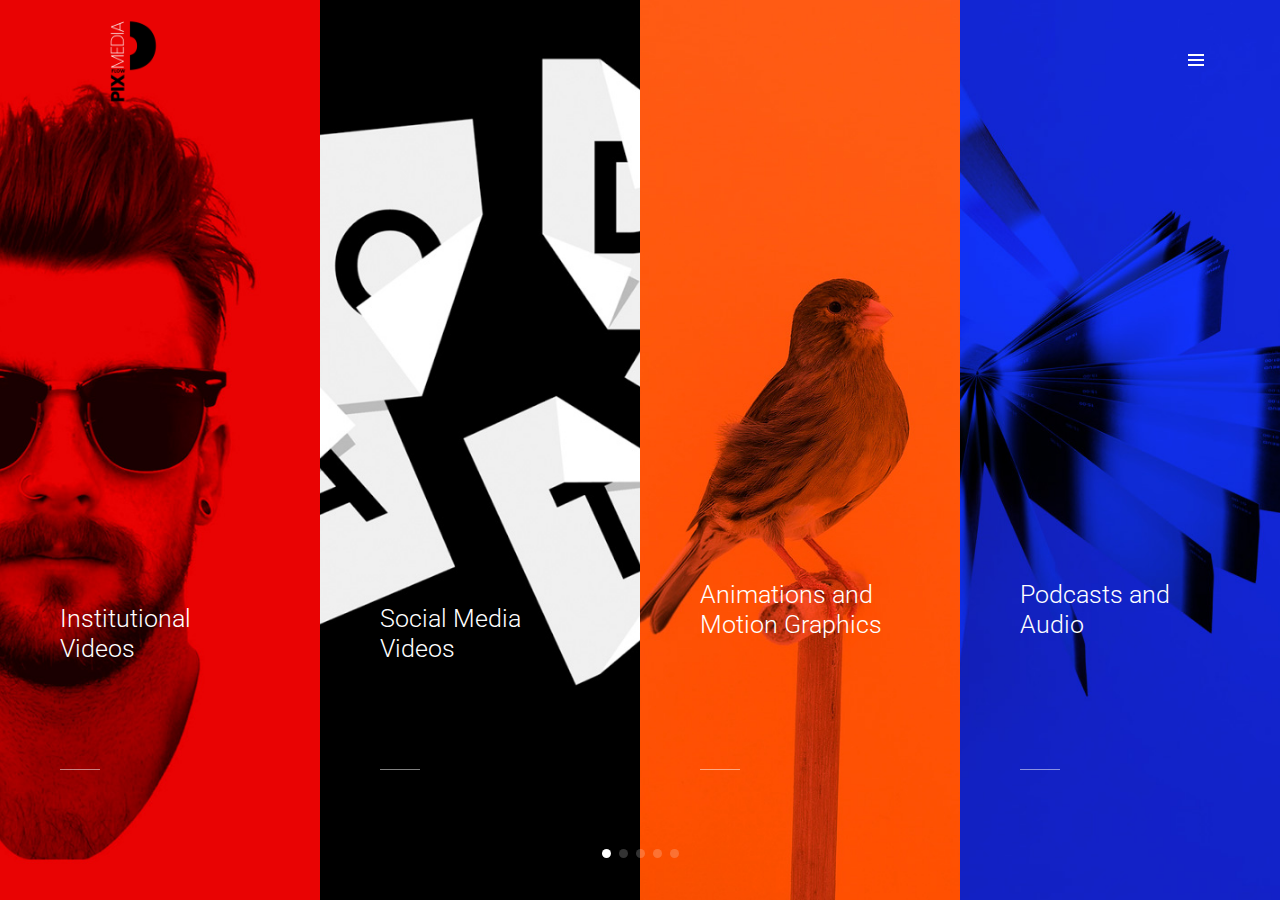
<file: index.html>
<!doctype html>
<html class="no-js" lang="en">
    <head>
        <!-- title -->
        <title>Pix Flow Media</title>
        <meta charset="utf-8">
        <meta http-equiv="X-UA-Compatible" content="IE=edge" />
        <meta name="viewport" content="width=device-width,initial-scale=1.0,maximum-scale=1" />
        <meta name="author" content="ThemeZaa">
        <!-- description -->
        <meta name="description" content="POFO is a highly creative, modern, visually stunning and Bootstrap responsive multipurpose agency and portfolio HTML5 template with 25 ready home page demos.">
        <!-- keywords -->
        <meta name="keywords" content="creative, modern, clean, bootstrap responsive, html5, css3, portfolio, blog, agency, templates, multipurpose, one page, corporate, start-up, studio, branding, designer, freelancer, carousel, parallax, photography, personal, masonry, grid, coming soon, faq">
        <!-- favicon -->
        <link rel="shortcut icon" href="./html/images/pixflowpng.png">
        <link rel="apple-touch-icon" href="./html/images/pixflowpng.png">
        <link rel="apple-touch-icon" sizes="72x72" href="./html/images/pixflowpng.png">
        <link rel="apple-touch-icon" sizes="114x114" href="./html/images/pixflowpng.png">

        <!-- style sheets and font icons  -->
        <link rel="stylesheet" type="text/css" href="./html/css/bootsnav.css">
        <link rel="stylesheet" type="text/css" href="./html/css/font-icons.min.css">
        <link rel="stylesheet" type="text/css" href="./html/css/theme-vendors.min.css">
        <link rel="stylesheet" type="text/css" href="./html/css/style.css" />
        <link rel="stylesheet" type="text/css" href="./html/css/responsive.css" />
    </head>
    <body class="w-100">
        <!-- start header -->
        <header class="no-sticky">
            <!-- start navigation -->
            <nav class="navbar full-width-pull-menu navbar-top-scroll no-border-top white-link nav-box-width no-transition">
                <!-- start navigation panel -->
                <div class="container-fluid nav-header-container h-100px sm-h-70px">
                    <!-- start logo -->
                    <div class="col-auto ps-0"><a href="index.html" title="pixflow" >
                        <img src="./html/images/pixflowpng.png"  alt="pixflow" class="img-fluid" style="height: 120px; width: 120px;"></a>
                    </div>
                    <!-- end logo -->
                    <!-- start main menu -->
                    <div class="col-auto pe-0">
                        <div class="menu-wrap full-screen">
                            <div class="row g-0 h-100 justify-content-center">
                                <div class="col-md-6 p-0 text-center z-index-0 d-none d-md-flex flex-column justify-content-center cover-background" style="background-image:url('./html/images/menu-background-1.png')"> 
                                    <div class="z-index-minus1 opacity-medium bg-extra-dark-gray"></div>
                                    <a href="index.html"><img alt="" src="./html/images/logopixflowmedia.jpeg" data-at2x="./html/images/logopixflowmedia.jpeg"></a>
                                    <div class="position-absolute bottom-50 text-center w-100 margin-30px-bottom">
                                        <div class="text-small text-extra-medium-gray">&copy; 2025 Pix Flow Media is Proudly Powered by <a href="index.html" title="ThemeZaa" class="text-extra-medium-gray text-deep-pink-hover" target="_blank">Pix Flow Media</a></div>
                                    </div>
                                </div>
                                <div class="col-md-6 px-0 bg-white full-screen d-flex flex-column justify-content-center xs-padding-45px-tb">
                                    <div class="w-100 overflow-auto">
                                        <div class="h-100 w-100">
                                            <div class="h-100 w-100 align-middle padding-eighteen-lr alt-font link-style-2 lg-padding-fourteen-lr xs-padding-15px-lr">
                                                <!-- start menu -->
                                                <ul class="font-weight-600 no-padding-left">
                                                    <!-- start menu item -->
                                                    <li class="dropdown">
                                                        <a href="./html/pages/servicos.html" target="_blank">Serviços</a><span data-bs-toggle="dropdown" class="dropdown-toggle"></span>
                                                        <!-- <ul class="dropdown-menu font-weight-300">
                                                            <li><a href="index.html">Classic corporate</a></li>
                                                            <li><a href="home-creative-studio.html">Creative studio</a></li>
                                                            <li><a href="home-portfolio-minimal.html">Portfolio minimal</a></li>
                                                            <li><a href="home-blog-personal.html">Blog personal</a></li>
                                                        </ul> -->
                                                    </li>
                                                    <!-- end menu item -->
                                                    <!-- start menu item -->
                                                    <!-- <li class="dropdown">
                                                        <a href="./sobreNos.html">Pages</a><span data-bs-toggle="dropdown" class="dropdown-toggle"></span>
                                                        <ul class="dropdown-menu font-weight-300">
                                                            <li><a href="about-us-simple.html">About</a></li>
                                                            <li><a href="services-simple.html">Services</a></li>
                                                            <li><a href="contact-us-simple.html">Contact us</a></li>
                                                            <li><a href="team-simple.html">Team</a></li>
                                                            <li><a href="404.html">Additional pages</a></li>
                                                        </ul>
                                                    </li>
                                                     end menu item 
                                                     start menu item -->
                                                    <li class="dropdown">
                                                        <a href="./html/pages/portifolio.html" target="_blank">Portfólio</a><span data-bs-toggle="dropdown" class="dropdown-toggle"></span>
                                                       <!-- <ul class="dropdown-menu font-weight-300">
                                                            <li><a href="portfolio-full-width-masonry-overlay.html">Portfolio masonry</a></li>
                                                            <li><a href="portfolio-full-width-metro-overlay.html">Portfolio metro</a></li>
                                                            <li><a href="portfolio-full-width-image-gallery.html">Portfolio image gallery</a></li>
                                                            <li><a href="portfolio-boxed-grid-overlay.html">Portfolio grid</a></li>
                                                            <li><a href="single-project-page-01.html">Single project page</a></li>
                                                            <li><a href="portfolio-two-columns.html">Portfolio columns</a></li>
                                                        </ul>-->
                                                    </li>
                                                    <!--end menu item 
                                                    < start menu item 
                                                    <li class="dropdown">
                                                        <a href="javascript:void(0);">Blog</a><span data-bs-toggle="dropdown" class="dropdown-toggle"></span>
                                                        <ul class="dropdown-menu font-weight-300">
                                                            <li><a href="blog-standard-full-width.html">Blog standard – full width</a></li>
                                                            <li><a href="blog-classic.html">Blog classic</a></li>
                                                            <li><a href="blog-list.html">Blog list</a></li>
                                                            <li><a href="blog-grid.html">Blog grid</a></li>
                                                            <li><a href="blog-masonry.html">Blog masonry</a></li>
                                                            <li><a href="blog-simple.html">Blog simple</a></li>
                                                            <li><a href="blog-clean.html">Blog clean</a></li>
                                                            <li><a href="blog-images.html">Blog images</a></li>
                                                            <li><a href="blog-only-text.html">Blog only text</a></li>
                                                            <li><a href="blog-post-layout-01.html">Blog post layout 01</a></li>
                                                            <li><a href="blog-standard-post.html">Standard post</a></li>
                                                            <li><a href="blog-gallery-post.html">Gallery post</a></li>
                                                            <li><a href="blog-slider-post.html">Slider post</a></li>
                                                            <li><a href="blog-html5-video-post.html">HTML5 video post</a></li>
                                                            <li><a href="blog-youtube-video-post.html">Youtube video post</a></li>
                                                            <li><a href="blog-vimeo-video-post.html">Vimeo video post</a></li>
                                                            <li><a href="blog-audio-post.html">Audio post</a></li>
                                                            <li><a href="blog-blockquote-post.html">Blockquote post</a></li>
                                                            <li><a href="blog-full-width-post.html">Full width post</a></li>
                                                        </ul>
                                                    </li>
                                                     end menu item 
                                                     start menu item -->
                                                    <li class="dropdown">
                                                        <a href="./html/pages/contato.html" target="_blank">Contato</a><span data-bs-toggle="dropdown" class="dropdown-toggle"></span>
                                                        <!-- <ul class="dropdown-menu font-weight-300">
                                                            <li><a href="accordions.html">General elements</a></li>
                                                            <li><a href="progress-bar.html">Infographics / icons</a></li>
                                                            <li><a href="testimonials.html">Interactive elements</a></li>
                                                            <li><a href="heading.html">Text & containers</a></li>
                                                        </ul> -->
                                                    </li>
                                                    <!-- end menu item  -->
                                                    <!-- start menu item -->
                                                    <li class="dropdown">
                                                        <a href="./html/pages/sobreNos.html" target="_blank">Sobre Nós</a><span data-bs-toggle="dropdown" class="dropdown-toggle"></span>
                                                        <!-- <ul class="dropdown-menu font-weight-300">
                                                            <li><a href="transparent-header.html">Header styles</a></li>
                                                            <li><a href="footer-standard.html">Footer</a></li>
                                                            <li><a href="page-title-left-alignment.html">Page title</a></li>
                                                            <li><a href="single-image-lightbox.html">Gallery</a></li>
                                                        </ul> -->
                                                    </li> 
                                                    <!-- end menu item -->
                                                </ul>
                                                <!-- end menu -->
                                                <!-- start social links -->
                                                <!-- <div class="margin-fifteen-top">
                                                    <div class="icon-social-medium padding-three-bottom">
                                                        <a href="https://www.facebook.com/" target="_blank" class="text-extra-dark-gray text-deep-pink-hover margin-one-lr"><i class="fa-brands fa-facebook-f" aria-hidden="true"></i></a>
                                                        <a href="https://twitter.com/" target="_blank" class="text-extra-dark-gray text-deep-pink-hover margin-one-lr"><i class="fa-brands fa-twitter" aria-hidden="true"></i></a>
                                                        <a href="https://dribbble.com/" target="_blank" class="text-extra-dark-gray text-deep-pink-hover margin-one-lr"><i class="fa-brands fa-dribbble" aria-hidden="true"></i></a>
                                                        <a href="https://plus.google.com" target="_blank" class="text-extra-dark-gray text-deep-pink-hover margin-one-lr"><i class="fa-brands fa-google-plus-g" aria-hidden="true"></i></a>
                                                        <a href="https://www.tumblr.com/" target="_blank" class="text-extra-dark-gray text-deep-pink-hover margin-one-lr"><i class="fa-brands fa-tumblr" aria-hidden="true"></i></a>
                                                    </div>
                                                </div> -->
                                                <!-- start social links -->
                                            </div>
                                        </div>
                                    </div>
                                    <button class="close-button-menu" id="close-button"></button>
                                </div>
                            </div>
                        </div>
                        <!-- end main menu -->
                        <button class="navbar-toggler mobile-toggle" type="button" id="open-button" data-bs-toggle="collapse" data-bs-target=".navbar-collapse">
                            <span></span>
                            <span></span>
                            <span></span>
                        </button>
                    </div>
                </div>
                <!-- end navigation panel -->
            </nav> 
            <!-- end navigation --> 
        </header>
        <!-- end header -->
        <!-- start slider section -->
        <section class="p-0 bg-black">
            <div class="container-fluid">
                <div class="row">
                    <div class="swiper full-screen white-move px-0 hover-option3" data-slider-options='{ "loop": false, "autoplay": { "delay": 3000, "disableOnInteraction": false }, "keyboard": { "enabled": true, "onlyInViewport": true }, "navigation": { "nextEl": ".swiper-button-next", "prevEl": ".swiper-button-prev" }, "pagination": { "el": ".swiper-pagination", "clickable": true }, "breakpoints": { "1200": { "slidesPerView": 4 }, "992": { "slidesPerView": 3 }, "768": { "slidesPerView": 2 } }, "slidesPerView": "1" }'>
                        <div class="swiper-wrapper">
                            <!-- start slide item -->
                            <div class="swiper-slide cover-background grid-item text-start" style="background-image:url('./html/images/homepage-2-slider-img-1.jpg');">
                                <div class="slide-hover-box">
                                    <div class="opacity-medium bg-black bg-black"></div>
                                    <figure class="position-absolute">
                                        <figcaption>
                                            <a href="single-project-page-01.html"><h6 class="font-weight-300 text-white-2 margin-20px-bottom">Institutional Videos</h6></a>
                                            <p class="text-white-2 w-85 md-w-100">Strengthen your company's image with professional videos that convey credibility and highlight your brand's value.</p>
                                            <div class="separator-line-horrizontal-medium-light2 opacity5 bg-white margin-35px-top md-margin-15px-top"></div>
                                        </figcaption>
                                    </figure>
                                </div>
                            </div>
                            <!-- end slide item -->
                            <!-- start slide item -->
                            <div class="swiper-slide cover-background grid-item text-start" style="background-image:url('./html/images/homepage-2-slider-img-2.jpg');">
                                <div class="slide-hover-box">
                                    <div class="opacity-medium bg-black"></div>
                                    <figure class="position-absolute">
                                        <figcaption>
                                            <a href="single-project-page-02.html"><h6 class="font-weight-300 text-white-2 margin-20px-bottom">Social Media Videos</h6></a>
                                            <p class="text-white-2 w-85 md-w-100">Reach more people every day with short, creative content that increases your engagement and attracts new followers.</p>
                                            <div class="separator-line-horrizontal-medium-light2 opacity5 bg-white margin-35px-top md-margin-15px-top"></div>
                                        </figcaption>
                                    </figure>
                                </div>
                            </div>
                            <!-- end slide item -->
                            <!-- start slide item -->
                            <div class="swiper-slide cover-background grid-item text-start" style="background-image:url('./html/images/homepage-2-slider-img-3.jpg');">
                                <div class="slide-hover-box">
                                    <div class="opacity-medium bg-black"></div>
                                    <figure class="position-absolute">
                                        <figcaption>
                                            <a href="single-project-page-03.html"><h6 class="font-weight-300 text-white-2 margin-20px-bottom">Animations and Motion Graphics</h6></a>
                                            <p class="text-white-2 w-85 md-w-100">Explain what your company does clearly and visually, making it easier for your audience to understand and increasing their interest.</p>
                                            <div class="separator-line-horrizontal-medium-light2 opacity5 bg-white margin-35px-top md-margin-15px-top"></div>
                                        </figcaption>
                                    </figure>
                                </div>
                            </div>
                            <!-- end slide item -->
                            <!-- start slide item -->
                            <div class="swiper-slide cover-background grid-item text-start" style="background-image:url('./html/images/homepage-2-slider-img-4.jpg');">
                                <div class="slide-hover-box">
                                    <div class="opacity-medium bg-black"></div>
                                    <figure class="position-absolute">
                                        <figcaption>
                                            <a href="single-project-page-04.html"><h6 class="font-weight-300 text-white-2 margin-20px-bottom">Podcasts and Audio</h6></a>
                                            <p class="text-white-2 w-85 md-w-100">Generate authority and create a connection with your audience through audio content that informs, educates, and builds loyalty.</p>
                                            <div class="separator-line-horrizontal-medium-light2 opacity5 bg-white margin-35px-top md-margin-15px-top"></div>
                                        </figcaption>
                                    </figure>
                                </div>
                            </div>
                            <!-- end slide item -->
                            <!-- start slide item -->
                            <div class="swiper-slide cover-background grid-item text-start" style="background-image:url('./html/images/homepage-2-slider-img-5.jpg');">
                                <div class="slide-hover-box">
                                    <div class="opacity-medium bg-black"></div>
                                    <figure class="position-absolute">
                                        <figcaption>
                                            <a href="single-project-page-06.html"><h6 class="font-weight-300 text-white-2 margin-20px-bottom"> Live Streams and Webinars</h6></a>
                                            <p class="text-white-2 w-85 md-w-100">Host online events with professional quality to engage your audience, strengthen your brand, and sell in real-time.</p>
                                            <div class="separator-line-horrizontal-medium-light2 opacity5 bg-white margin-35px-top md-margin-15px-top"></div>
                                        </figcaption>
                                    </figure>
                                </div>
                            </div>
                            <!-- end slide item -->
                            <!-- start slide item -->
                            <div class="swiper-slide cover-background grid-item text-start" style="background-image:url('./html/images/homepage-2-slider-img-6.jpg');">
                                <div class="slide-hover-box">
                                    <div class="opacity-medium bg-black"></div>
                                    <figure class="position-absolute">
                                        <figcaption>
                                            <a href="single-project-page-07.html"><h6 class="font-weight-300 text-white-2 margin-20px-bottom">Social Media Management</h6></a>
                                            <p class="text-white-2 w-85 md-w-100">Build a strategic digital presence that turns followers into customers with consistent and relevant content.</p>
                                            <div class="separator-line-horrizontal-medium-light2 opacity5 bg-white margin-35px-top md-margin-15px-top"></div>
                                        </figcaption>
                                    </figure>
                                </div>
                            </div>
                            <!-- end slide item -->
                            <!-- start slide item -->
                            <div class="swiper-slide cover-background grid-item text-start" style="background-image:url('./html/images/homepage-2-slider-img-7.jpg');">
                                <div class="slide-hover-box">
                                    <div class="opacity-medium bg-black"></div>
                                    <figure class="position-absolute">
                                        <figcaption>
                                            <a href="single-project-page-08.html"><h6 class="font-weight-300 text-white-2 margin-20px-bottom">Paid Traffic</h6></a>
                                            <p class="text-white-2 w-85 md-w-100"> Smart ads to attract more visitors, generate more leads, and convert more sales with measurable returns</p>
                                            <div class="separator-line-horrizontal-medium-light2 opacity5 bg-white margin-35px-top md-margin-15px-top"></div>
                                        </figcaption>
                                    </figure>
                                </div>
                            </div>
                            <!-- end slide item -->
                            <!-- start slide item -->
                            <div class="swiper-slide cover-background grid-item text-start" style="background-image:url('./html/images/homepage-2-slider-img-8.jpg');">
                                <div class="slide-hover-box">
                                    <div class="opacity-medium bg-black"></div>
                                    <figure class="position-absolute">
                                        <figcaption>
                                            <a href="single-project-page-01.html"><h6 class="font-weight-300 text-white-2 margin-20px-bottom">SEO and Content</h6></a>
                                            <p class="text-white-2 w-85 md-w-100"> Show up on Google organically with optimized content that attracts qualified visitors and delivers long-lasting results.</p>
                                            <div class="separator-line-horrizontal-medium-light2 opacity5 bg-white margin-35px-top md-margin-15px-top"></div>
                                        </figcaption>
                                    </figure>
                                </div>
                            </div>
                            <!-- end slide item -->
                        </div>
                        <!-- start slider pagination -->
                        <div class="swiper-pagination swiper-pagination-four-slides swiper-pagination-white"></div>
                        <!-- <div class="swiper-button-next light"><i class="ti-angle-right"></i></div>
                        <div class="swiper-button-prev light"><i class="ti-angle-left"></i></div> -->
                        <!-- end slider pagination -->
                    </div>
                </div>
            </div>
        </section>
        <!-- end slider section -->
        <!-- start scroll to top -->
        <a class="scroll-top-arrow" href="javascript:void(0);"><i class="ti-arrow-up"></i></a>
        <!-- end scroll to top  -->
        <!-- javascript -->
        <script type="text/javascript" src="./html/js/jquery.min.js"></script>
        <script type="text/javascript" src="./html/js/bootsnav.js"></script>
        <script type="text/javascript" src="./html/js/jquery.nav.js"></script>
        <script type="text/javascript" src="./html/js/hamburger-menu.js"></script>
        <script type="text/javascript" src="./html/js/theme-vendors.min.js"></script>
        <!-- setting -->
        <script type="text/javascript" src="./html/js/main.js"></script>
    </body>
</html>
</file>
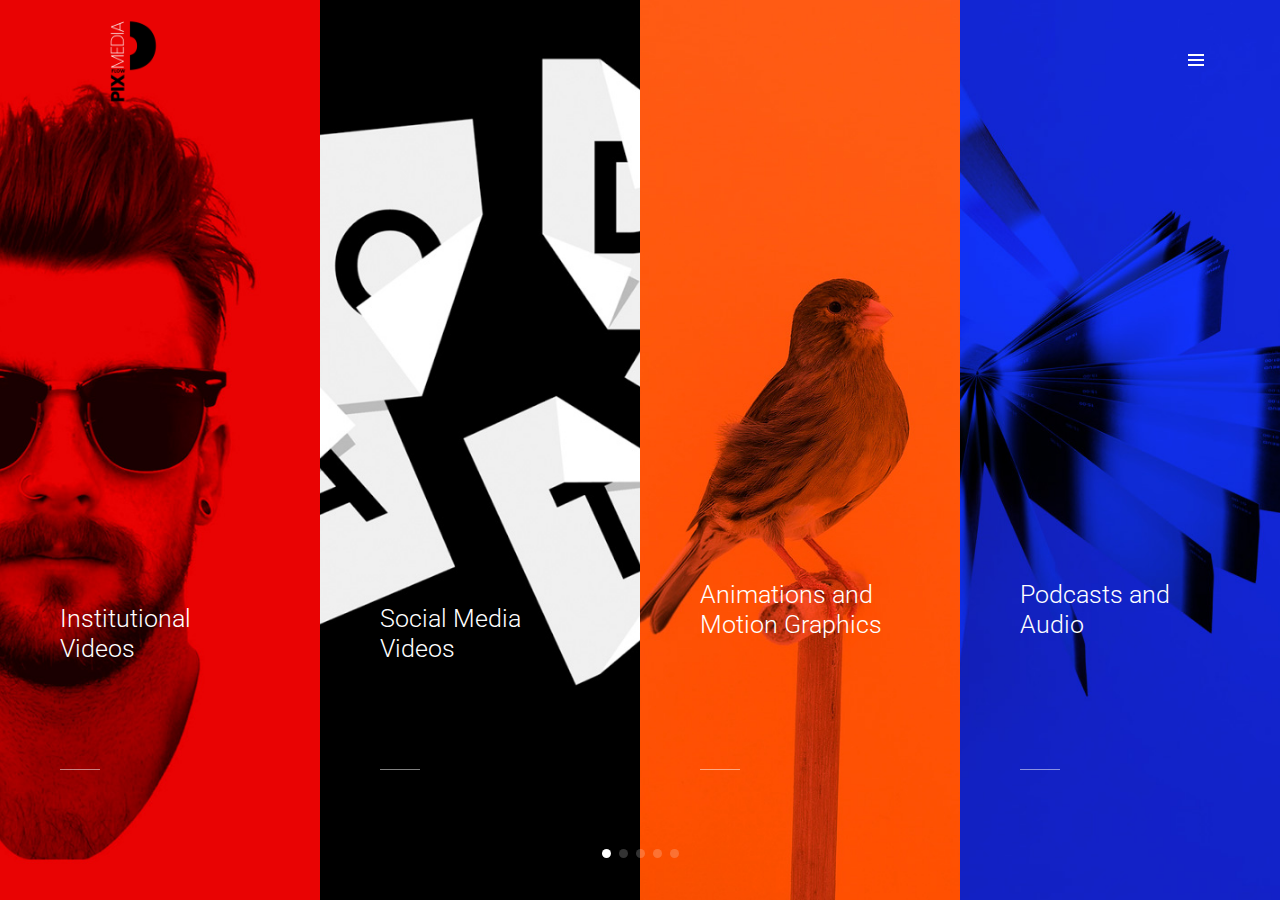
<file: principal.html>
<!doctype html>
<html class="no-js" lang="en">
    <head>
        <!-- title -->
        <title>Pix Flow Media</title>
        <meta charset="utf-8">
        <meta http-equiv="X-UA-Compatible" content="IE=edge" />
        <meta name="viewport" content="width=device-width,initial-scale=1.0,maximum-scale=1" />
        <meta name="author" content="ThemeZaa">
        <!-- description -->
        <meta name="description" content="POFO is a highly creative, modern, visually stunning and Bootstrap responsive multipurpose agency and portfolio HTML5 template with 25 ready home page demos.">
        <!-- keywords -->
        <meta name="keywords" content="creative, modern, clean, bootstrap responsive, html5, css3, portfolio, blog, agency, templates, multipurpose, one page, corporate, start-up, studio, branding, designer, freelancer, carousel, parallax, photography, personal, masonry, grid, coming soon, faq">
        <!-- favicon -->
        <link rel="shortcut icon" href="./html/images/pixflowpng.png">
        <link rel="apple-touch-icon" href="./html/images/pixflowpng.png">
        <link rel="apple-touch-icon" sizes="72x72" href="./html/images/pixflowpng.png">
        <link rel="apple-touch-icon" sizes="114x114" href="./html/images/pixflowpng.png">

        <!-- style sheets and font icons  -->
        <link rel="stylesheet" type="text/css" href="./html/css/bootsnav.css">
        <link rel="stylesheet" type="text/css" href="./html/css/font-icons.min.css">
        <link rel="stylesheet" type="text/css" href="./html/css/theme-vendors.min.css">
        <link rel="stylesheet" type="text/css" href="./html/css/style.css" />
        <link rel="stylesheet" type="text/css" href="./html/css/responsive.css" />
    </head>
    <body class="w-100">
        <!-- start header -->
        <header class="no-sticky">
            <!-- start navigation -->
            <nav class="navbar full-width-pull-menu navbar-top-scroll no-border-top white-link nav-box-width no-transition">
                <!-- start navigation panel -->
                <div class="container-fluid nav-header-container h-100px sm-h-70px">
                    <!-- start logo -->
                    <div class="col-auto ps-0"><a href="principal.html" title="pixflow" >
                        <img src="./html/images/pixflowpng.png"  alt="pixflow" class="img-fluid" style="height: 120px; width: 120px;"></a>
                    </div>
                    <!-- end logo -->
                    <!-- start main menu -->
                    <div class="col-auto pe-0">
                        <div class="menu-wrap full-screen">
                            <div class="row g-0 h-100 justify-content-center">
                                <div class="col-md-6 p-0 text-center z-index-0 d-none d-md-flex flex-column justify-content-center cover-background" style="background-image:url('./html/images/menu-background-1.png')"> 
                                    <div class="z-index-minus1 opacity-medium bg-extra-dark-gray"></div>
                                    <a href="principal.html"><img alt="" src="./html/images/logopixflowmedia.jpeg" data-at2x="./html/images/logopixflowmedia.jpeg"></a>
                                    <div class="position-absolute bottom-50 text-center w-100 margin-30px-bottom">
                                        <div class="text-small text-extra-medium-gray">&copy; 2025 Pix Flow Media is Proudly Powered by <a href="principal.html" title="ThemeZaa" class="text-extra-medium-gray text-deep-pink-hover" target="_blank">Pix Flow Media</a></div>
                                    </div>
                                </div>
                                <div class="col-md-6 px-0 bg-white full-screen d-flex flex-column justify-content-center xs-padding-45px-tb">
                                    <div class="w-100 overflow-auto">
                                        <div class="h-100 w-100">
                                            <div class="h-100 w-100 align-middle padding-eighteen-lr alt-font link-style-2 lg-padding-fourteen-lr xs-padding-15px-lr">
                                                <!-- start menu -->
                                                <ul class="font-weight-600 no-padding-left">
                                                    <!-- start menu item -->
                                                    <li class="dropdown">
                                                        <a href="./html/pages/servicos.html" target="_blank">Serviços</a><span data-bs-toggle="dropdown" class="dropdown-toggle"></span>
                                                        <!-- <ul class="dropdown-menu font-weight-300">
                                                            <li><a href="index.html">Classic corporate</a></li>
                                                            <li><a href="home-creative-studio.html">Creative studio</a></li>
                                                            <li><a href="home-portfolio-minimal.html">Portfolio minimal</a></li>
                                                            <li><a href="home-blog-personal.html">Blog personal</a></li>
                                                        </ul> -->
                                                    </li>
                                                    <!-- end menu item -->
                                                    <!-- start menu item -->
                                                    <!-- <li class="dropdown">
                                                        <a href="./sobreNos.html">Pages</a><span data-bs-toggle="dropdown" class="dropdown-toggle"></span>
                                                        <ul class="dropdown-menu font-weight-300">
                                                            <li><a href="about-us-simple.html">About</a></li>
                                                            <li><a href="services-simple.html">Services</a></li>
                                                            <li><a href="contact-us-simple.html">Contact us</a></li>
                                                            <li><a href="team-simple.html">Team</a></li>
                                                            <li><a href="404.html">Additional pages</a></li>
                                                        </ul>
                                                    </li>
                                                     end menu item 
                                                     start menu item -->
                                                    <li class="dropdown">
                                                        <a href="./html/pages/portifolio.html" target="_blank">Portfólio</a><span data-bs-toggle="dropdown" class="dropdown-toggle"></span>
                                                       <!-- <ul class="dropdown-menu font-weight-300">
                                                            <li><a href="portfolio-full-width-masonry-overlay.html">Portfolio masonry</a></li>
                                                            <li><a href="portfolio-full-width-metro-overlay.html">Portfolio metro</a></li>
                                                            <li><a href="portfolio-full-width-image-gallery.html">Portfolio image gallery</a></li>
                                                            <li><a href="portfolio-boxed-grid-overlay.html">Portfolio grid</a></li>
                                                            <li><a href="single-project-page-01.html">Single project page</a></li>
                                                            <li><a href="portfolio-two-columns.html">Portfolio columns</a></li>
                                                        </ul>-->
                                                    </li>
                                                    <!--end menu item 
                                                    < start menu item 
                                                    <li class="dropdown">
                                                        <a href="javascript:void(0);">Blog</a><span data-bs-toggle="dropdown" class="dropdown-toggle"></span>
                                                        <ul class="dropdown-menu font-weight-300">
                                                            <li><a href="blog-standard-full-width.html">Blog standard – full width</a></li>
                                                            <li><a href="blog-classic.html">Blog classic</a></li>
                                                            <li><a href="blog-list.html">Blog list</a></li>
                                                            <li><a href="blog-grid.html">Blog grid</a></li>
                                                            <li><a href="blog-masonry.html">Blog masonry</a></li>
                                                            <li><a href="blog-simple.html">Blog simple</a></li>
                                                            <li><a href="blog-clean.html">Blog clean</a></li>
                                                            <li><a href="blog-images.html">Blog images</a></li>
                                                            <li><a href="blog-only-text.html">Blog only text</a></li>
                                                            <li><a href="blog-post-layout-01.html">Blog post layout 01</a></li>
                                                            <li><a href="blog-standard-post.html">Standard post</a></li>
                                                            <li><a href="blog-gallery-post.html">Gallery post</a></li>
                                                            <li><a href="blog-slider-post.html">Slider post</a></li>
                                                            <li><a href="blog-html5-video-post.html">HTML5 video post</a></li>
                                                            <li><a href="blog-youtube-video-post.html">Youtube video post</a></li>
                                                            <li><a href="blog-vimeo-video-post.html">Vimeo video post</a></li>
                                                            <li><a href="blog-audio-post.html">Audio post</a></li>
                                                            <li><a href="blog-blockquote-post.html">Blockquote post</a></li>
                                                            <li><a href="blog-full-width-post.html">Full width post</a></li>
                                                        </ul>
                                                    </li>
                                                     end menu item 
                                                     start menu item -->
                                                    <li class="dropdown">
                                                        <a href="./html/pages/contato.html" target="_blank">Contato</a><span data-bs-toggle="dropdown" class="dropdown-toggle"></span>
                                                        <!-- <ul class="dropdown-menu font-weight-300">
                                                            <li><a href="accordions.html">General elements</a></li>
                                                            <li><a href="progress-bar.html">Infographics / icons</a></li>
                                                            <li><a href="testimonials.html">Interactive elements</a></li>
                                                            <li><a href="heading.html">Text & containers</a></li>
                                                        </ul> -->
                                                    </li>
                                                    <!-- end menu item  -->
                                                    <!-- start menu item -->
                                                    <li class="dropdown">
                                                        <a href="./html/pages/sobreNos.html" target="_blank">Sobre Nós</a><span data-bs-toggle="dropdown" class="dropdown-toggle"></span>
                                                        <!-- <ul class="dropdown-menu font-weight-300">
                                                            <li><a href="transparent-header.html">Header styles</a></li>
                                                            <li><a href="footer-standard.html">Footer</a></li>
                                                            <li><a href="page-title-left-alignment.html">Page title</a></li>
                                                            <li><a href="single-image-lightbox.html">Gallery</a></li>
                                                        </ul> -->
                                                    </li> 
                                                    <!-- end menu item -->
                                                </ul>
                                                <!-- end menu -->
                                                <!-- start social links -->
                                                <!-- <div class="margin-fifteen-top">
                                                    <div class="icon-social-medium padding-three-bottom">
                                                        <a href="https://www.facebook.com/" target="_blank" class="text-extra-dark-gray text-deep-pink-hover margin-one-lr"><i class="fa-brands fa-facebook-f" aria-hidden="true"></i></a>
                                                        <a href="https://twitter.com/" target="_blank" class="text-extra-dark-gray text-deep-pink-hover margin-one-lr"><i class="fa-brands fa-twitter" aria-hidden="true"></i></a>
                                                        <a href="https://dribbble.com/" target="_blank" class="text-extra-dark-gray text-deep-pink-hover margin-one-lr"><i class="fa-brands fa-dribbble" aria-hidden="true"></i></a>
                                                        <a href="https://plus.google.com" target="_blank" class="text-extra-dark-gray text-deep-pink-hover margin-one-lr"><i class="fa-brands fa-google-plus-g" aria-hidden="true"></i></a>
                                                        <a href="https://www.tumblr.com/" target="_blank" class="text-extra-dark-gray text-deep-pink-hover margin-one-lr"><i class="fa-brands fa-tumblr" aria-hidden="true"></i></a>
                                                    </div>
                                                </div> -->
                                                <!-- start social links -->
                                            </div>
                                        </div>
                                    </div>
                                    <button class="close-button-menu" id="close-button"></button>
                                </div>
                            </div>
                        </div>
                        <!-- end main menu -->
                        <button class="navbar-toggler mobile-toggle" type="button" id="open-button" data-bs-toggle="collapse" data-bs-target=".navbar-collapse">
                            <span></span>
                            <span></span>
                            <span></span>
                        </button>
                    </div>
                </div>
                <!-- end navigation panel -->
            </nav> 
            <!-- end navigation --> 
        </header>
        <!-- end header -->
        <!-- start slider section -->
        <section class="p-0 bg-black">
            <div class="container-fluid">
                <div class="row">
                    <div class="swiper full-screen white-move px-0 hover-option3" data-slider-options='{ "loop": false, "autoplay": { "delay": 3000, "disableOnInteraction": false }, "keyboard": { "enabled": true, "onlyInViewport": true }, "navigation": { "nextEl": ".swiper-button-next", "prevEl": ".swiper-button-prev" }, "pagination": { "el": ".swiper-pagination", "clickable": true }, "breakpoints": { "1200": { "slidesPerView": 4 }, "992": { "slidesPerView": 3 }, "768": { "slidesPerView": 2 } }, "slidesPerView": "1" }'>
                        <div class="swiper-wrapper">
                            <!-- start slide item -->
                            <div class="swiper-slide cover-background grid-item text-start" style="background-image:url('./html/images/homepage-2-slider-img-1.jpg');">
                                <div class="slide-hover-box">
                                    <div class="opacity-medium bg-black bg-black"></div>
                                    <figure class="position-absolute">
                                        <figcaption>
                                            <a href="single-project-page-01.html"><h6 class="font-weight-300 text-white-2 margin-20px-bottom">Institutional Videos</h6></a>
                                            <p class="text-white-2 w-85 md-w-100">Strengthen your company's image with professional videos that convey credibility and highlight your brand's value.</p>
                                            <div class="separator-line-horrizontal-medium-light2 opacity5 bg-white margin-35px-top md-margin-15px-top"></div>
                                        </figcaption>
                                    </figure>
                                </div>
                            </div>
                            <!-- end slide item -->
                            <!-- start slide item -->
                            <div class="swiper-slide cover-background grid-item text-start" style="background-image:url('./html/images/homepage-2-slider-img-2.jpg');">
                                <div class="slide-hover-box">
                                    <div class="opacity-medium bg-black"></div>
                                    <figure class="position-absolute">
                                        <figcaption>
                                            <a href="single-project-page-02.html"><h6 class="font-weight-300 text-white-2 margin-20px-bottom">Social Media Videos</h6></a>
                                            <p class="text-white-2 w-85 md-w-100">Reach more people every day with short, creative content that increases your engagement and attracts new followers.</p>
                                            <div class="separator-line-horrizontal-medium-light2 opacity5 bg-white margin-35px-top md-margin-15px-top"></div>
                                        </figcaption>
                                    </figure>
                                </div>
                            </div>
                            <!-- end slide item -->
                            <!-- start slide item -->
                            <div class="swiper-slide cover-background grid-item text-start" style="background-image:url('./html/images/homepage-2-slider-img-3.jpg');">
                                <div class="slide-hover-box">
                                    <div class="opacity-medium bg-black"></div>
                                    <figure class="position-absolute">
                                        <figcaption>
                                            <a href="single-project-page-03.html"><h6 class="font-weight-300 text-white-2 margin-20px-bottom">Animations and Motion Graphics</h6></a>
                                            <p class="text-white-2 w-85 md-w-100">Explain what your company does clearly and visually, making it easier for your audience to understand and increasing their interest.</p>
                                            <div class="separator-line-horrizontal-medium-light2 opacity5 bg-white margin-35px-top md-margin-15px-top"></div>
                                        </figcaption>
                                    </figure>
                                </div>
                            </div>
                            <!-- end slide item -->
                            <!-- start slide item -->
                            <div class="swiper-slide cover-background grid-item text-start" style="background-image:url('./html/images/homepage-2-slider-img-4.jpg');">
                                <div class="slide-hover-box">
                                    <div class="opacity-medium bg-black"></div>
                                    <figure class="position-absolute">
                                        <figcaption>
                                            <a href="single-project-page-04.html"><h6 class="font-weight-300 text-white-2 margin-20px-bottom">Podcasts and Audio</h6></a>
                                            <p class="text-white-2 w-85 md-w-100">Generate authority and create a connection with your audience through audio content that informs, educates, and builds loyalty.</p>
                                            <div class="separator-line-horrizontal-medium-light2 opacity5 bg-white margin-35px-top md-margin-15px-top"></div>
                                        </figcaption>
                                    </figure>
                                </div>
                            </div>
                            <!-- end slide item -->
                            <!-- start slide item -->
                            <div class="swiper-slide cover-background grid-item text-start" style="background-image:url('./html/images/homepage-2-slider-img-5.jpg');">
                                <div class="slide-hover-box">
                                    <div class="opacity-medium bg-black"></div>
                                    <figure class="position-absolute">
                                        <figcaption>
                                            <a href="single-project-page-06.html"><h6 class="font-weight-300 text-white-2 margin-20px-bottom"> Live Streams and Webinars</h6></a>
                                            <p class="text-white-2 w-85 md-w-100">Host online events with professional quality to engage your audience, strengthen your brand, and sell in real-time.</p>
                                            <div class="separator-line-horrizontal-medium-light2 opacity5 bg-white margin-35px-top md-margin-15px-top"></div>
                                        </figcaption>
                                    </figure>
                                </div>
                            </div>
                            <!-- end slide item -->
                            <!-- start slide item -->
                            <div class="swiper-slide cover-background grid-item text-start" style="background-image:url('./html/images/homepage-2-slider-img-6.jpg');">
                                <div class="slide-hover-box">
                                    <div class="opacity-medium bg-black"></div>
                                    <figure class="position-absolute">
                                        <figcaption>
                                            <a href="single-project-page-07.html"><h6 class="font-weight-300 text-white-2 margin-20px-bottom">Social Media Management</h6></a>
                                            <p class="text-white-2 w-85 md-w-100">Build a strategic digital presence that turns followers into customers with consistent and relevant content.</p>
                                            <div class="separator-line-horrizontal-medium-light2 opacity5 bg-white margin-35px-top md-margin-15px-top"></div>
                                        </figcaption>
                                    </figure>
                                </div>
                            </div>
                            <!-- end slide item -->
                            <!-- start slide item -->
                            <div class="swiper-slide cover-background grid-item text-start" style="background-image:url('./html/images/homepage-2-slider-img-7.jpg');">
                                <div class="slide-hover-box">
                                    <div class="opacity-medium bg-black"></div>
                                    <figure class="position-absolute">
                                        <figcaption>
                                            <a href="single-project-page-08.html"><h6 class="font-weight-300 text-white-2 margin-20px-bottom">Paid Traffic</h6></a>
                                            <p class="text-white-2 w-85 md-w-100"> Smart ads to attract more visitors, generate more leads, and convert more sales with measurable returns</p>
                                            <div class="separator-line-horrizontal-medium-light2 opacity5 bg-white margin-35px-top md-margin-15px-top"></div>
                                        </figcaption>
                                    </figure>
                                </div>
                            </div>
                            <!-- end slide item -->
                            <!-- start slide item -->
                            <div class="swiper-slide cover-background grid-item text-start" style="background-image:url('./html/images/homepage-2-slider-img-8.jpg');">
                                <div class="slide-hover-box">
                                    <div class="opacity-medium bg-black"></div>
                                    <figure class="position-absolute">
                                        <figcaption>
                                            <a href="single-project-page-01.html"><h6 class="font-weight-300 text-white-2 margin-20px-bottom">SEO and Content</h6></a>
                                            <p class="text-white-2 w-85 md-w-100"> Show up on Google organically with optimized content that attracts qualified visitors and delivers long-lasting results.</p>
                                            <div class="separator-line-horrizontal-medium-light2 opacity5 bg-white margin-35px-top md-margin-15px-top"></div>
                                        </figcaption>
                                    </figure>
                                </div>
                            </div>
                            <!-- end slide item -->
                        </div>
                        <!-- start slider pagination -->
                        <div class="swiper-pagination swiper-pagination-four-slides swiper-pagination-white"></div>
                        <!-- <div class="swiper-button-next light"><i class="ti-angle-right"></i></div>
                        <div class="swiper-button-prev light"><i class="ti-angle-left"></i></div> -->
                        <!-- end slider pagination -->
                    </div>
                </div>
            </div>
        </section>
        <!-- end slider section -->
        <!-- start scroll to top -->
        <a class="scroll-top-arrow" href="javascript:void(0);"><i class="ti-arrow-up"></i></a>
        <!-- end scroll to top  -->
        <!-- javascript -->
        <script type="text/javascript" src="./html/js/jquery.min.js"></script>
        <script type="text/javascript" src="./html/js/bootsnav.js"></script>
        <script type="text/javascript" src="./html/js/jquery.nav.js"></script>
        <script type="text/javascript" src="./html/js/hamburger-menu.js"></script>
        <script type="text/javascript" src="./html/js/theme-vendors.min.js"></script>
        <!-- setting -->
        <script type="text/javascript" src="./html/js/main.js"></script>
    </body>
</html>
</file>
<file: html/css/responsive.css>
@media (min-width: 992px) {
    .feature-box-14 > div:nth-child(even) { border-bottom: 0}
    .feature-box-14 > div:nth-child(odd) { border-bottom: 0}

    /* top logo */
    .navbar-brand-top .navbar-collapse.collapse.display-inline-block { display: inline-block !important; vertical-align: middle;}
    .navbar-brand-top .nav-header-container { text-align: center;}
    .navbar-brand-top .nav-header-container .row { display: block !important; display: block !important; display: block !important;}
    .navbar-brand-top .brand-top-menu-right { vertical-align: middle; position: relative; }
}

@media (min-width: 576px) {
    .feature-box-14 > div:nth-last-child(2) { border-bottom: 0}
}

@media (max-width: 1600px) {
    /* grid */
    .grid.xl-grid-6col li { width: 16.67%; }
    .grid.xl-grid-6col li.grid-item-double { width: 33.33%; }
    .grid.xl-grid-5col li { width: 20%; }
    .grid.xl-grid-5col li.grid-item-double { width: 40%; }
    .grid.xl-grid-4col li { width: 25%; }
    .grid.xl-grid-4col li.grid-item-double { width: 50%; }
    .grid.xl-grid-3col li { width: 33.33%; }
    .grid.xl-grid-3col li.grid-item-double { width: 66.67%; }
    .grid.xl-grid-2col li { width: 50%; }
    .grid.xl-grid-2col li.grid-item-double { width: 100%; }
    .grid.xl-grid-1col li { width: 100%; }
    .grid.xl-grid-1col li.grid-item-double { width: 100%; }
    
    /* margin */
    .xl-margin-one-all {margin:1%;}
    .xl-margin-one-half-all {margin:1.5%;}
    .xl-margin-two-all {margin:2%;}
    .xl-margin-two-half-all {margin:2.5%;}
    .xl-margin-three-all {margin:3%;}
    .xl-margin-three-half-all {margin:3.5%;}
    .xl-margin-four-all {margin:4%;}
    .xl-margin-four-half-all {margin:4.5%;}
    .xl-margin-five-all {margin:5%;}
    .xl-margin-five-half-all {margin:5.5%;}
    .xl-margin-six-all {margin:6%;}
    .xl-margin-six-half-all {margin:6.5%;}
    .xl-margin-seven-all {margin:7%;}
    .xl-margin-seven-half-all {margin:7.5%;}
    .xl-margin-eight-all {margin:8%;}
    .xl-margin-eight-half-all {margin:8.5%;}
    .xl-margin-nine-all {margin:9%;}
    .xl-margin-nine-half-all {margin:9.5%;}
    .xl-margin-ten-all {margin:10%;}
    .xl-margin-ten-half-all {margin:10.5%;}
    .xl-margin-eleven-all {margin:11%;}
    .xl-margin-eleven-half-all {margin:11.5%;}
    .xl-margin-twelve-all {margin:12%;}
    .xl-margin-twelve-half-all {margin:12.5%;}
    .xl-margin-thirteen-all {margin:13%;}
    .xl-margin-thirteen-half-all {margin:13.5%;}
    .xl-margin-fourteen-all {margin:14%;}
    .xl-margin-fourteen-half-all {margin:14.5%;}
    .xl-margin-fifteen-all {margin:15%;}
    .xl-margin-fifteen-half-all {margin:15.5%;}
    .xl-margin-sixteen-all {margin:16%;}
    .xl-margin-sixteen-half-all {margin:16.5%;}
    .xl-margin-seventeen-all {margin:17%;}
    .xl-margin-seventeen-half-all {margin:17.5%;}
    .xl-margin-eighteen-all {margin:18%;}
    .xl-margin-eighteen-half-all {margin:18.5%;}
    .xl-margin-nineteen-all {margin:19%;}
    .xl-margin-nineteen-half-all {margin:19.5%;}
    .xl-margin-twenty-all {margin:20%;}
    .xl-margin-twenty-half-all {margin:20.5%;}
    .xl-margin-twenty-one-all {margin:21%;}
    .xl-margin-twenty-one-half-all {margin:21.5%;}
    .xl-margin-twenty-two-all {margin:22%;}
    .xl-margin-twenty-two-half-all {margin:22.5%;}
    .xl-margin-twenty-three-all {margin:23%;}
    .xl-margin-twenty-three-half-all {margin:23.5%;}
    .xl-margin-twenty-four-all {margin:24%;}
    .xl-margin-twenty-four-half-all {margin:24.5%;}
    .xl-margin-twenty-five-all {margin:25%;}
    .xl-margin-5px-all {margin:5px;}
    .xl-margin-10px-all {margin:10px;}
    .xl-margin-15px-all {margin:15px;}
    .xl-margin-20px-all {margin:20px;}
    .xl-margin-25px-all {margin:25px;}
    .xl-margin-30px-all {margin:30px;}
    .xl-margin-35px-all {margin:35px;}
    .xl-margin-40px-all {margin:40px;}
    .xl-margin-45px-all {margin:45px;}
    .xl-margin-50px-all {margin:50px;}
    .xl-margin-55px-all {margin:55px;}
    .xl-margin-60px-all {margin:60px;}
    .xl-margin-65px-all {margin:65px;}
    .xl-margin-70px-all {margin:70px;}
    .xl-margin-75px-all {margin:75px;}
    .xl-margin-80px-all {margin:80px;}
    .xl-margin-85px-all {margin:85px;}
    .xl-margin-90px-all {margin:90px;}
    .xl-margin-95px-all {margin:95px;}
    .xl-margin-100px-all {margin:100px;}

    .xl-no-margin {margin:0 !important}
    .xl-no-margin-lr {margin-left: 0 !important; margin-right: 0 !important}
    .xl-no-margin-tb {margin-top: 0 !important; margin-bottom: 0 !important}
    .xl-no-margin-top {margin-top:0 !important}
    .xl-no-margin-bottom {margin-bottom:0 !important}
    .xl-no-margin-left {margin-left:0 !important}
    .xl-no-margin-right {margin-right:0 !important}
    .xl-margin-lr-auto {margin-left:auto !important; margin-right:auto !important}
    .xl-margin-auto {margin: 0 auto !important;}

    /* margin top */
    .xl-margin-one-top {margin-top:1%;}
    .xl-margin-one-half-top {margin-top:1.5%;}
    .xl-margin-two-top {margin-top:2%;}
    .xl-margin-two-half-top {margin-top:2.5%;}
    .xl-margin-three-top {margin-top:3%;}
    .xl-margin-three-half-top {margin-top:3.5%;}
    .xl-margin-four-top {margin-top:4%;}
    .xl-margin-four-half-top {margin-top:4.5%;}
    .xl-margin-five-top {margin-top:5%;}
    .xl-margin-five-half-top {margin-top:5.5%;}
    .xl-margin-six-top {margin-top:6%;}
    .xl-margin-six-half-top {margin-top:6.5%;}
    .xl-margin-seven-top {margin-top:7%;}
    .xl-margin-seven-half-top {margin-top:7.5%;}
    .xl-margin-eight-top {margin-top:8%;}
    .xl-margin-eight-half-top {margin-top:8.5%;}
    .xl-margin-nine-top {margin-top:9%;}
    .xl-margin-nine-half-top {margin-top:9.5%;}
    .xl-margin-ten-top {margin-top:10%;}
    .xl-margin-ten-half-top {margin-top:10.5%;}
    .xl-margin-eleven-top {margin-top:11%;}
    .xl-margin-eleven-half-top {margin-top:11.5%;}
    .xl-margin-twelve-top {margin-top:12%;}
    .xl-margin-twelve-half-top {margin-top:12.5%;}
    .xl-margin-thirteen-top {margin-top:13%;}
    .xl-margin-thirteen-half-top {margin-top:13.5%;}
    .xl-margin-fourteen-top {margin-top:14%;}
    .xl-margin-fourteen-half-top {margin-top:14.5%;}
    .xl-margin-fifteen-top {margin-top:15%;}
    .xl-margin-fifteen-half-top {margin-top:15.5%;}
    .xl-margin-sixteen-top {margin-top:16%;}
    .xl-margin-sixteen-half-top {margin-top:16.5%;}
    .xl-margin-seventeen-top {margin-top:17%;}
    .xl-margin-seventeen-half-top {margin-top:17.5%;}
    .xl-margin-eighteen-top {margin-top:18%;}
    .xl-margin-eighteen-half-top {margin-top:18.5%;}
    .xl-margin-nineteen-top {margin-top:19%;}
    .xl-margin-nineteen-half-top {margin-top:19.5%;}
    .xl-margin-twenty-top {margin-top:20%;}
    .xl-margin-twenty-half-top {margin-top:20.5%;}
    .xl-margin-twenty-one-top {margin-top:21%;}
    .xl-margin-twenty-one-half-top {margin-top:21.5%;}
    .xl-margin-twenty-two-top {margin-top:22%;}
    .xl-margin-twenty-two-half-top {margin-top:22.5%;}
    .xl-margin-twenty-three-top {margin-top:23%;}
    .xl-margin-twenty-three-half-top {margin-top:23.5%;}
    .xl-margin-twenty-four-top {margin-top:24%;}
    .xl-margin-twenty-four-half-top {margin-top:24.5%;}
    .xl-margin-twenty-five-top {margin-top:25%;}
    .xl-margin-5px-top {margin-top:5px;}
    .xl-margin-10px-top {margin-top:10px;}
    .xl-margin-15px-top {margin-top:15px;}
    .xl-margin-20px-top {margin-top:20px;}
    .xl-margin-25px-top {margin-top:25px;}
    .xl-margin-30px-top {margin-top:30px;}
    .xl-margin-35px-top {margin-top:35px;}
    .xl-margin-40px-top {margin-top:40px;}
    .xl-margin-45px-top {margin-top:45px;}
    .xl-margin-50px-top {margin-top:50px;}
    .xl-margin-55px-top {margin-top:55px;}
    .xl-margin-60px-top {margin-top:60px;}
    .xl-margin-65px-top {margin-top:65px;}
    .xl-margin-70px-top {margin-top:70px;}
    .xl-margin-75px-top {margin-top:75px;}
    .xl-margin-80px-top {margin-top:80px;}
    .xl-margin-85px-top {margin-top:85px;}
    .xl-margin-90px-top {margin-top:90px;}
    .xl-margin-95px-top {margin-top:95px;}
    .xl-margin-100px-top {margin-top:100px;}

    /* margin bottom */
    .xl-margin-one-bottom {margin-bottom:1%;}
    .xl-margin-one-half-bottom {margin-bottom:1.5%;}
    .xl-margin-two-bottom {margin-bottom:2%;}
    .xl-margin-two-half-bottom {margin-bottom:2.5%;}
    .xl-margin-three-bottom {margin-bottom:3%;}
    .xl-margin-three-half-bottom {margin-bottom:3.5%;}
    .xl-margin-four-bottom {margin-bottom:4%;}
    .xl-margin-four-half-bottom {margin-bottom:4.5%;}
    .xl-margin-five-bottom {margin-bottom:5%;}
    .xl-margin-five-half-bottom {margin-bottom:5.5%;}
    .xl-margin-six-bottom {margin-bottom:6%;}
    .xl-margin-six-half-bottom {margin-bottom:6.5%;}
    .xl-margin-seven-bottom {margin-bottom:7%;}
    .xl-margin-seven-half-bottom {margin-bottom:7.5%;}
    .xl-margin-eight-bottom {margin-bottom:8%;}
    .xl-margin-eight-half-bottom {margin-bottom:8.5%;}
    .xl-margin-nine-bottom {margin-bottom:9%;}
    .xl-margin-nine-half-bottom {margin-bottom:9.5%;}
    .xl-margin-ten-bottom {margin-bottom:10%;}
    .xl-margin-ten-half-bottom {margin-bottom:10.5%;}
    .xl-margin-eleven-bottom {margin-bottom:11%;}
    .xl-margin-eleven-half-bottom {margin-bottom:11.5%;}
    .xl-margin-twelve-bottom {margin-bottom:12%;}
    .xl-margin-twelve-half-bottom {margin-bottom:12.5%;}
    .xl-margin-thirteen-bottom {margin-bottom:13%;}
    .xl-margin-thirteen-half-bottom {margin-bottom:13.5%;}
    .xl-margin-fourteen-bottom {margin-bottom:14%;}
    .xl-margin-fourteen-half-bottom {margin-bottom:14.5%;}
    .xl-margin-fifteen-bottom {margin-bottom:15%;}
    .xl-margin-fifteen-half-bottom {margin-bottom:15.5%;}
    .xl-margin-sixteen-bottom {margin-bottom:16%;}
    .xl-margin-sixteen-half-bottom {margin-bottom:16.5%;}
    .xl-margin-seventeen-bottom {margin-bottom:17%;}
    .xl-margin-seventeen-half-bottom {margin-bottom:17.5%;}
    .xl-margin-eighteen-bottom {margin-bottom:18%;}
    .xl-margin-eighteen-half-bottom {margin-bottom:18.5%;}
    .xl-margin-nineteen-bottom {margin-bottom:19%;}
    .xl-margin-nineteen-half-bottom {margin-bottom:19.5%;}
    .xl-margin-twenty-bottom {margin-bottom:20%;}
    .xl-margin-twenty-half-bottom {margin-bottom:20.5%;}
    .xl-margin-twenty-one-bottom {margin-bottom:21%;}
    .xl-margin-twenty-one-half-bottom {margin-bottom:21.5%;}
    .xl-margin-twenty-two-bottom {margin-bottom:22%;}
    .xl-margin-twenty-two-half-bottom {margin-bottom:22.5%;}
    .xl-margin-twenty-three-bottom {margin-bottom:23%;}
    .xl-margin-twenty-three-half-bottom {margin-bottom:23.5%;}
    .xl-margin-twenty-four-bottom {margin-bottom:24%;}
    .xl-margin-twenty-four-half-bottom {margin-bottom:24.5%;}
    .xl-margin-twenty-five-bottom {margin-bottom:25%;}
    .xl-margin-5px-bottom {margin-bottom:5px;}
    .xl-margin-10px-bottom {margin-bottom:10px;}
    .xl-margin-15px-bottom {margin-bottom:15px;}
    .xl-margin-20px-bottom {margin-bottom:20px;}
    .xl-margin-25px-bottom {margin-bottom:25px;}
    .xl-margin-30px-bottom {margin-bottom:30px;}
    .xl-margin-35px-bottom {margin-bottom:35px;}
    .xl-margin-40px-bottom {margin-bottom:40px;}
    .xl-margin-45px-bottom {margin-bottom:45px;}
    .xl-margin-50px-bottom {margin-bottom:50px;}
    .xl-margin-55px-bottom {margin-bottom:55px;}
    .xl-margin-60px-bottom {margin-bottom:60px;}
    .xl-margin-65px-bottom {margin-bottom:65px;}
    .xl-margin-70px-bottom {margin-bottom:70px;}
    .xl-margin-75px-bottom {margin-bottom:75px;}
    .xl-margin-80px-bottom {margin-bottom:80px;}
    .xl-margin-85px-bottom {margin-bottom:85px;}
    .xl-margin-90px-bottom {margin-bottom:90px;}
    .xl-margin-95px-bottom {margin-bottom:95px;}
    .xl-margin-100px-bottom {margin-bottom:100px;}

    /* margin right */
    .xl-margin-one-right {margin-right:1%;}
    .xl-margin-one-half-right {margin-right:1.5%;}
    .xl-margin-two-right {margin-right:2%;}
    .xl-margin-two-half-right {margin-right:2.5%;}
    .xl-margin-three-right {margin-right:3%;}
    .xl-margin-three-half-right {margin-right:3.5%;}
    .xl-margin-four-right {margin-right:4%;}
    .xl-margin-four-half-right {margin-right:4.5%;}
    .xl-margin-five-right {margin-right:5%;}
    .xl-margin-five-half-right {margin-right:5.5%;}
    .xl-margin-six-right {margin-right:6%;}
    .xl-margin-six-half-right {margin-right:6.5%;}
    .xl-margin-seven-right {margin-right:7%;}
    .xl-margin-seven-half-right {margin-right:7.5%;}
    .xl-margin-eight-right {margin-right:8%;}
    .xl-margin-eight-half-right {margin-right:8.5%;}
    .xl-margin-nine-right {margin-right:9%;}
    .xl-margin-nine-half-right {margin-right:9.5%;}
    .xl-margin-ten-right {margin-right:10%;}
    .xl-margin-ten-half-right {margin-right:10.5%;}
    .xl-margin-eleven-right {margin-right:11%;}
    .xl-margin-eleven-half-right {margin-right:11.5%;}
    .xl-margin-twelve-right {margin-right:12%;}
    .xl-margin-twelve-half-right {margin-right:12.5%;}
    .xl-margin-thirteen-right {margin-right:13%;}
    .xl-margin-thirteen-half-right {margin-right:13.5%;}
    .xl-margin-fourteen-right {margin-right:14%;}
    .xl-margin-fourteen-half-right {margin-right:14.5%;}
    .xl-margin-fifteen-right {margin-right:15%;}
    .xl-margin-fifteen-half-right {margin-right:15.5%;}
    .xl-margin-sixteen-right {margin-right:16%;}
    .xl-margin-sixteen-half-right {margin-right:16.5%;}
    .xl-margin-seventeen-right {margin-right:17%;}
    .xl-margin-seventeen-half-right {margin-right:17.5%;}
    .xl-margin-eighteen-right {margin-right:18%;}
    .xl-margin-eighteen-half-right {margin-right:18.5%;}
    .xl-margin-nineteen-right {margin-right:19%;}
    .xl-margin-nineteen-half-right {margin-right:19.5%;}
    .xl-margin-twenty-right {margin-right:20%;}
    .xl-margin-twenty-half-right {margin-right:20.5%;}
    .xl-margin-twenty-one-right {margin-right:21%;}
    .xl-margin-twenty-one-half-right {margin-right:21.5%;}
    .xl-margin-twenty-two-right {margin-right:22%;}
    .xl-margin-twenty-two-half-right {margin-right:22.5%;}
    .xl-margin-twenty-three-right {margin-right:23%;}
    .xl-margin-twenty-three-half-right {margin-right:23.5%;}
    .xl-margin-twenty-four-right {margin-right:24%;}
    .xl-margin-twenty-four-half-right {margin-right:24.5%;}
    .xl-margin-twenty-five-right {margin-right:25%;}
    .xl-margin-10px-right {margin-right:10px;}
    .xl-margin-15px-right {margin-right:15px;}
    .xl-margin-20px-right {margin-right:20px;}
    .xl-margin-25px-right {margin-right:25px;}
    .xl-margin-30px-right {margin-right:30px;}
    .xl-margin-35px-right {margin-right:35px;}
    .xl-margin-40px-right {margin-right:40px;}
    .xl-margin-45px-right {margin-right:45px;}
    .xl-margin-50px-right {margin-right:50px;}
    .xl-margin-55px-right {margin-right:55px;}
    .xl-margin-60px-right {margin-right:60px;}
    .xl-margin-65px-right {margin-right:65px;}
    .xl-margin-70px-right {margin-right:70px;}
    .xl-margin-75px-right {margin-right:75px;}
    .xl-margin-80px-right {margin-right:80px;}
    .xl-margin-85px-right {margin-right:85px;}
    .xl-margin-90px-right {margin-right:90px;}
    .xl-margin-95px-right {margin-right:95px;}
    .xl-margin-100px-right {margin-right:100px;}

    /* margin left */
    .xl-margin-one-left {margin-left:1%;}
    .xl-margin-one-half-left {margin-left:1.5%;}
    .xl-margin-two-left {margin-left:2%;}
    .xl-margin-two-half-left {margin-left:2.5%;}
    .xl-margin-three-left {margin-left:3%;}
    .xl-margin-three-half-left {margin-left:3.5%;}
    .xl-margin-four-left {margin-left:4%;}
    .xl-margin-four-half-left {margin-left:4.5%;}
    .xl-margin-five-left {margin-left:5%;}
    .xl-margin-five-half-left {margin-left:5.5%;}
    .xl-margin-six-left {margin-left:6%;}
    .xl-margin-six-half-left {margin-left:6.5%;}
    .xl-margin-seven-left {margin-left:7%;}
    .xl-margin-seven-half-left {margin-left:7.5%;}
    .xl-margin-eight-left {margin-left:8%;}
    .xl-margin-eight-half-left {margin-left:8.5%;}
    .xl-margin-nine-left {margin-left:9%;}
    .xl-margin-nine-half-left {margin-left:9.5%;}
    .xl-margin-ten-left {margin-left:10%;}
    .xl-margin-ten-half-left {margin-left:10.5%;}
    .xl-margin-eleven-left {margin-left:11%;}
    .xl-margin-eleven-half-left {margin-left:11.5%;}
    .xl-margin-twelve-left {margin-left:12%;}
    .xl-margin-twelve-half-left {margin-left:12.5%;}
    .xl-margin-thirteen-left {margin-left:13%;}
    .xl-margin-thirteen-half-left {margin-left:13.5%;}
    .xl-margin-fourteen-left {margin-left:14%;}
    .xl-margin-fourteen-half-left {margin-left:14.5%;}
    .xl-margin-fifteen-left {margin-left:15%;}
    .xl-margin-fifteen-half-left {margin-left:15.5%;}
    .xl-margin-sixteen-left {margin-left:16%;}
    .xl-margin-sixteen-half-left {margin-left:16.5%;}
    .xl-margin-seventeen-left {margin-left:17%;}
    .xl-margin-seventeen-half-left {margin-left:17.5%;}
    .xl-margin-eighteen-left {margin-left:18%;}
    .xl-margin-eighteen-half-left {margin-left:18.5%;}
    .xl-margin-nineteen-left {margin-left:19%;}
    .xl-margin-nineteen-half-left {margin-left:19.5%;}
    .xl-margin-twenty-left {margin-left:20%;}
    .xl-margin-twenty-half-left {margin-left:20.5%;}
    .xl-margin-twenty-one-left {margin-left:21%;}
    .xl-margin-twenty-one-half-left {margin-left:21.5%;}
    .xl-margin-twenty-two-left {margin-left:22%;}
    .xl-margin-twenty-two-half-left {margin-left:22.5%;}
    .xl-margin-twenty-three-left {margin-left:23%;}
    .xl-margin-twenty-three-half-left {margin-left:23.5%;}
    .xl-margin-twenty-four-left {margin-left:24%;}
    .xl-margin-twenty-four-half-left {margin-left:24.5%;}
    .xl-margin-twenty-five-left {margin-left:25%;}
    .xl-margin-5px-left {margin-left:5px;}
    .xl-margin-10px-left {margin-left:10px;}
    .xl-margin-15px-left {margin-left:15px;}
    .xl-margin-20px-left {margin-left:20px;}
    .xl-margin-25px-left {margin-left:25px;}
    .xl-margin-30px-left {margin-left:30px;}
    .xl-margin-35px-left {margin-left:35px;}
    .xl-margin-40px-left {margin-left:40px;}
    .xl-margin-45px-left {margin-left:45px;}
    .xl-margin-50px-left {margin-left:50px;}
    .xl-margin-55px-left {margin-left:55px;}
    .xl-margin-60px-left {margin-left:60px;}
    .xl-margin-65px-left {margin-left:65px;}
    .xl-margin-70px-left {margin-left:70px;}
    .xl-margin-75px-left {margin-left:75px;}
    .xl-margin-80px-left {margin-left:80px;}
    .xl-margin-85px-left {margin-left:85px;}
    .xl-margin-90px-left {margin-left:90px;}
    .xl-margin-95px-left {margin-left:95px;}
    .xl-margin-100px-left {margin-left:100px;}

    /* margin left right */
    .xl-margin-one-lr {margin-left:1%; margin-right:1%;}
    .xl-margin-one-lr {margin-left:1.5%; margin-right:1.5%;}
    .xl-margin-two-lr {margin-left:2%; margin-right:2%;}
    .xl-margin-two-lr {margin-left:2.5%; margin-right:2.5%;}
    .xl-margin-three-lr {margin-left:3%; margin-right:3%;}
    .xl-margin-three-lr {margin-left:3.5%; margin-right:3.5%;}
    .xl-margin-four-lr {margin-left:4%; margin-right:4%;}
    .xl-margin-four-lr {margin-left:4.5%; margin-right:4.5%;}
    .xl-margin-five-lr {margin-left:5%; margin-right:5%;}
    .xl-margin-five-lr {margin-left:5.5%; margin-right:5.5%;}
    .xl-margin-six-lr {margin-left:6%; margin-right:6%;}
    .xl-margin-six-lr {margin-left:6.5%; margin-right:6.5%;}
    .xl-margin-seven-lr {margin-left:7%; margin-right:7%;}
    .xl-margin-seven-lr {margin-left:7.5%; margin-right:7.5%;}
    .xl-margin-eight-lr {margin-left:8%; margin-right:8%;}
    .xl-margin-eight-lr {margin-left:8.5%; margin-right:8.5%;}
    .xl-margin-nine-lr {margin-left:9%; margin-right:9%;}
    .xl-margin-nine-lr {margin-left:9.5%; margin-right:9.5%;}
    .xl-margin-ten-lr {margin-left:10%; margin-right:10%;}
    .xl-margin-ten-lr {margin-left:10.5%; margin-right:10.5%;}
    .xl-margin-eleven-lr {margin-left:11%; margin-right:11%;}
    .xl-margin-eleven-lr {margin-left:11.5%; margin-right:11.5%;}
    .xl-margin-twelve-lr {margin-left:12%; margin-right:12%;}
    .xl-margin-twelve-lr {margin-left:12.5%; margin-right:12.5%;}
    .xl-margin-thirteen-lr {margin-left:13%; margin-right:13%;}
    .xl-margin-thirteen-half-lr {margin-left:13.5%; margin-right:13.5%;}
    .xl-margin-fourteen-lr {margin-left:14%; margin-right:14%;}
    .xl-margin-fourteen-half-lr {margin-left:14.5%; margin-right:14.5%;}
    .xl-margin-fifteen-lr {margin-left:15%; margin-right:15%;}
    .xl-margin-fifteen-half-lr {margin-left:15.5%; margin-right:15.5%;}
    .xl-margin-sixteen-lr {margin-left:16%; margin-right:16%;}
    .xl-margin-sixteen-half-lr {margin-left:16.5%; margin-right:16.5%;}
    .xl-margin-seventeen-lr {margin-left:17%; margin-right:17%;}
    .xl-margin-seventeen-half-lr {margin-left:17.5%; margin-right:17.5%;}
    .xl-margin-eighteen-lr {margin-left:18%; margin-right:18%;}
    .xl-margin-eighteen-half-lr {margin-left:18.5%; margin-right:18.5%;}
    .xl-margin-nineteen-lr {margin-left:19%; margin-right:19%;}
    .xl-margin-nineteen-half-lr {margin-left:19.5%; margin-right:19.5%;}
    .xl-margin-twenty-lr {margin-left:20%; margin-right:20%;}
    .xl-margin-twenty-half-lr {margin-left:20.5%; margin-right:20.5%;}
    .xl-margin-twenty-one-lr {margin-left:21%; margin-right:21%;}
    .xl-margin-twenty-one-half-lr {margin-left:21.5%; margin-right:21.5%;}
    .xl-margin-twenty-two-lr {margin-left:22%; margin-right:22%;}
    .xl-margin-twenty-two-half-lr {margin-left:22.5%; margin-right:22.5%;}
    .xl-margin-twenty-three-lr {margin-left:23%; margin-right:23%;}
    .xl-margin-twenty-three-half-lr {margin-left:23.5%; margin-right:23.5%;}
    .xl-margin-twenty-four-lr {margin-left:24%; margin-right:24%;}
    .xl-margin-twenty-four-half-lr {margin-left:24.5%; margin-right:24.5%;}
    .xl-margin-twenty-five-lr {margin-left:25%; margin-right:25%;}
    .xl-margin-5px-lr {margin-left:5px; margin-right:5px;}
    .xl-margin-10px-lr {margin-left:10px; margin-right:10px;}
    .xl-margin-15px-lr {margin-left:15px; margin-right:15px;}
    .xl-margin-20px-lr {margin-left:20px; margin-right:20px;}
    .xl-margin-25px-lr {margin-left:25px; margin-right:25px;}
    .xl-margin-30px-lr {margin-left:30px; margin-right:30px;}
    .xl-margin-35px-lr {margin-left:35px; margin-right:35px;}
    .xl-margin-40px-lr {margin-left:40px; margin-right:40px;}
    .xl-margin-45px-lr {margin-left:45px; margin-right:45px;}
    .xl-margin-50px-lr {margin-left:50px; margin-right:50px;}
    .xl-margin-55px-lr {margin-left:55px; margin-right:55px;}
    .xl-margin-60px-lr {margin-left:60px; margin-right:60px;}
    .xl-margin-65px-lr {margin-left:65px; margin-right:65px;}
    .xl-margin-70px-lr {margin-left:70px; margin-right:70px;}
    .xl-margin-75px-lr {margin-left:75px; margin-right:75px;}
    .xl-margin-80px-lr {margin-left:80px; margin-right:80px;}
    .xl-margin-85px-lr {margin-left:85px; margin-right:85px;}
    .xl-margin-90px-lr {margin-left:90px; margin-right:90px;}
    .xl-margin-95px-lr {margin-left:95px; margin-right:95px;}
    .xl-margin-100px-lr {margin-left:100px; margin-right:100px;}

    /* margin top bottom */
    .xl-margin-one-tb {margin-top:1%; margin-bottom:1%;}
    .xl-margin-one-tb {margin-top:1.5%; margin-bottom:1.5%;}
    .xl-margin-two-tb {margin-top:2%; margin-bottom:2%;}
    .xl-margin-two-tb {margin-top:2.5%; margin-bottom:2.5%;}
    .xl-margin-three-tb {margin-top:3%; margin-bottom:3%;}
    .xl-margin-three-tb {margin-top:3.5%; margin-bottom:3.5%;}
    .xl-margin-four-tb {margin-top:4%; margin-bottom:4%;}
    .xl-margin-four-tb {margin-top:4.5%; margin-bottom:4.5%;}
    .xl-margin-five-tb {margin-top:5%; margin-bottom:5%;}
    .xl-margin-five-tb {margin-top:5.5%; margin-bottom:5.5%;}
    .xl-margin-six-tb {margin-top:6%; margin-bottom:6%;}
    .xl-margin-six-tb {margin-top:6.5%; margin-bottom:6.5%;}
    .xl-margin-seven-tb {margin-top:7%; margin-bottom:7%;}
    .xl-margin-seven-tb {margin-top:7.5%; margin-bottom:7.5%;}
    .xl-margin-eight-tb {margin-top:8%; margin-bottom:8%;}
    .xl-margin-eight-tb {margin-top:8.5%; margin-bottom:8.5%;}
    .xl-margin-nine-tb {margin-top:9%; margin-bottom:9%;}
    .xl-margin-nine-tb {margin-top:9.5%; margin-bottom:9.5%;}
    .xl-margin-ten-tb {margin-top:10%; margin-bottom:10%;}
    .xl-margin-ten-tb {margin-top:10.5%; margin-bottom:10.5%;}
    .xl-margin-eleven-tb {margin-top:11%; margin-bottom:11%;}
    .xl-margin-eleven-tb {margin-top:11.5%; margin-bottom:11.5%;}
    .xl-margin-twelve-tb {margin-top:12%; margin-bottom:12%;}
    .xl-margin-twelve-tb {margin-top:12.5%; margin-bottom:12.5%;}
    .xl-margin-thirteen-tb {margin-top:13%; margin-bottom:13%;}
    .xl-margin-thirteen-half-tb {margin-top:13.5%; margin-bottom:13.5%;}
    .xl-margin-fourteen-tb {margin-top:14%; margin-bottom:14%;}
    .xl-margin-fourteen-half-tb {margin-top:14.5%; margin-bottom:14.5%;}
    .xl-margin-fifteen-tb {margin-top:15%; margin-bottom:15%;}
    .xl-margin-fifteen-half-tb {margin-top:15.5%; margin-bottom:15.5%;}
    .xl-margin-sixteen-tb {margin-top:16%; margin-bottom:16%;}
    .xl-margin-sixteen-half-tb {margin-top:16.5%; margin-bottom:16.5%;}
    .xl-margin-seventeen-tb {margin-top:17%; margin-bottom:17%;}
    .xl-margin-seventeen-half-tb {margin-top:17.5%; margin-bottom:17.5%;}
    .xl-margin-eighteen-tb {margin-top:18%; margin-bottom:18%;}
    .xl-margin-eighteen-half-tb {margin-top:18.5%; margin-bottom:18.5%;}
    .xl-margin-nineteen-tb {margin-top:19%; margin-bottom:19%;}
    .xl-margin-nineteen-half-tb {margin-top:19.5%; margin-bottom:19.5%;}
    .xl-margin-twenty-tb {margin-top:20%; margin-bottom:20%;}
    .xl-margin-twenty-half-tb {margin-top:20.5%; margin-bottom:20.5%;}
    .xl-margin-twenty-one-tb {margin-top:21%; margin-bottom:21%;}
    .xl-margin-twenty-one-half-tb {margin-top:21.5%; margin-bottom:21.5%;}
    .xl-margin-twenty-two-tb {margin-top:22%; margin-bottom:22%;}
    .xl-margin-twenty-two-half-tb {margin-top:22.5%; margin-bottom:22.5%;}
    .xl-margin-twenty-three-tb {margin-top:23%; margin-bottom:23%;}
    .xl-margin-twenty-three-half-tb {margin-top:23.5%; margin-bottom:23.5%;}
    .xl-margin-twenty-four-tb {margin-top:24%; margin-bottom:24%;}
    .xl-margin-twenty-four-half-tb {margin-top:24.5%; margin-bottom:24.5%;}
    .xl-margin-twenty-five-tb {margin-top:25%; margin-bottom:25%;}
    .xl-margin-5px-tb {margin-top:5px; margin-bottom:5px;}
    .xl-margin-10px-tb {margin-top:10px; margin-bottom:10px;}
    .xl-margin-15px-tb {margin-top:15px; margin-bottom:15px;}
    .xl-margin-20px-tb {margin-top:20px; margin-bottom:20px;}
    .xl-margin-25px-tb {margin-top:25px; margin-bottom:25px;}
    .xl-margin-30px-tb {margin-top:30px; margin-bottom:30px;}
    .xl-margin-35px-tb {margin-top:35px; margin-bottom:35px;}
    .xl-margin-40px-tb {margin-top:40px; margin-bottom:40px;}
    .xl-margin-45px-tb {margin-top:45px; margin-bottom:45px;}
    .xl-margin-50px-tb {margin-top:50px; margin-bottom:50px;}
    .xl-margin-55px-tb {margin-top:55px; margin-bottom:55px;}
    .xl-margin-60px-tb {margin-top:60px; margin-bottom:60px;}
    .xl-margin-65px-tb {margin-top:65px; margin-bottom:65px;}
    .xl-margin-70px-tb {margin-top:70px; margin-bottom:70px;}
    .xl-margin-75px-tb {margin-top:75px; margin-bottom:75px;}
    .xl-margin-80px-tb {margin-top:80px; margin-bottom:80px;}
    .xl-margin-85px-tb {margin-top:85px; margin-bottom:85px;}
    .xl-margin-90px-tb {margin-top:90px; margin-bottom:90px;}
    .xl-margin-95px-tb {margin-top:95px; margin-bottom:95px;}
    .xl-margin-100px-tb {margin-top:100px; margin-bottom:100px;}

    /* padding */
    .xl-no-padding {padding:0 !important}
    .xl-no-padding-lr {padding-left: 0 !important; padding-right: 0 !important}
    .xl-no-padding-tb {padding-top: 0 !important; padding-bottom: 0 !important}
    .xl-no-padding-top {padding-top:0 !important}
    .xl-no-padding-bottom {padding-bottom:0 !important}
    .xl-no-padding-left {padding-left:0 !important}
    .xl-no-padding-right {padding-right:0 !important}
    .xl-padding-one-all {padding:1%;}
    .xl-padding-one-half-all {padding:1.5%;}
    .xl-padding-two-all {padding:2%;}
    .xl-padding-two-half-all {padding:2.5%;}
    .xl-padding-three-all {padding:3%;}
    .xl-padding-three-half-all {padding:3.5%;}
    .xl-padding-four-all {padding:4%;}
    .xl-padding-four-half-all {padding:4.5%;}
    .xl-padding-five-all {padding:5%;}
    .xl-padding-five-half-all {padding:5.5%;}
    .xl-padding-six-all {padding:6%;}
    .xl-padding-six-half-all {padding:6.5%;}
    .xl-padding-seven-all {padding:7%;}
    .xl-padding-seven-half-all {padding:7.5%;}
    .xl-padding-eight-all {padding:8%;}
    .xl-padding-eight-half-all {padding:8.5%;}
    .xl-padding-nine-all {padding:9%;}
    .xl-padding-nine-half-all {padding:9.5%;}
    .xl-padding-ten-all {padding:10%;}
    .xl-padding-ten-half-all {padding:10.5%;}
    .xl-padding-eleven-all {padding:11%;}
    .xl-padding-eleven-half-all {padding:11.5%;}
    .xl-padding-twelve-all {padding:12%;}
    .xl-padding-twelve-half-all {padding:12.5%;}
    .xl-padding-thirteen-all {padding:13%;}
    .xl-padding-thirteen-half-all {padding:13.5%;}
    .xl-padding-fourteen-all {padding:14%;}
    .xl-padding-fourteen-half-all {padding:14.5%;}
    .xl-padding-fifteen-all {padding:15%;}
    .xl-padding-fifteen-half-all {padding:15.5%;}
    .xl-padding-sixteen-all {padding:16%;}
    .xl-padding-sixteen-half-all {padding:16.5%;}
    .xl-padding-seventeen-all {padding:17%;}
    .xl-padding-seventeen-half-all {padding:17.5%;}
    .xl-padding-eighteen-all {padding:18%;}
    .xl-padding-eighteen-half-all {padding:18.5%;}
    .xl-padding-nineteen-all {padding:19%;}
    .xl-padding-nineteen-half-all {padding:19.5%;}
    .xl-padding-twenty-all {padding:20%;}
    .xl-padding-twenty-half-all {padding:20.5%;}
    .xl-padding-twenty-one-all {padding:21%;}
    .xl-padding-twenty-one-half-all {padding:21.5%;}
    .xl-padding-twenty-two-all {padding:22%;}
    .xl-padding-twenty-two-half-all {padding:22.5%;}
    .xl-padding-twenty-three-all {padding:23%;}
    .xl-padding-twenty-three-half-all {padding:23.5%;}
    .xl-padding-twenty-four-all {padding:24%;}
    .xl-padding-twenty-four-half-all {padding:24.5%;}
    .xl-padding-twenty-five-all {padding:25%;}
    .xl-padding-5px-all {padding:5px;}
    .xl-padding-10px-all {padding:10px;}
    .xl-padding-15px-all {padding:15px;}
    .xl-padding-20px-all {padding:20px;}
    .xl-padding-25px-all {padding:25px;}
    .xl-padding-30px-all {padding:30px;}
    .xl-padding-35px-all {padding:35px;}
    .xl-padding-40px-all {padding:40px;}
    .xl-padding-45px-all {padding:45px;}
    .xl-padding-50px-all {padding:50px;}
    .xl-padding-55px-all {padding:55px;}
    .xl-padding-60px-all {padding:60px;}
    .xl-padding-65px-all {padding:65px;}
    .xl-padding-70px-all {padding:70px;}
    .xl-padding-75px-all {padding:75px;}
    .xl-padding-80px-all {padding:80px;}
    .xl-padding-85px-all {padding:85px;}
    .xl-padding-90px-all {padding:90px;}
    .xl-padding-95px-all {padding:95px;}
    .xl-padding-100px-all {padding:100px;}

    /* padding top */
    .xl-padding-one-top {padding-top:1%;}
    .xl-padding-one-half-top {padding-top:1.5%;}
    .xl-padding-two-top {padding-top:2%;}
    .xl-padding-two-half-top {padding-top:2.5%;}
    .xl-padding-three-top {padding-top:3%;}
    .xl-padding-three-half-top {padding-top:3.5%;}
    .xl-padding-four-top {padding-top:4%;}
    .xl-padding-four-half-top {padding-top:4.5%;}
    .xl-padding-five-top {padding-top:5%;}
    .xl-padding-five-half-top {padding-top:5.5%;}
    .xl-padding-six-top {padding-top:6%;}
    .xl-padding-six-half-top {padding-top:6.5%;}
    .xl-padding-seven-top {padding-top:7%;}
    .xl-padding-seven-half-top {padding-top:7.5%;}
    .xl-padding-eight-top {padding-top:8%;}
    .xl-padding-eight-half-top {padding-top:8.5%;}
    .xl-padding-nine-top {padding-top:9%;}
    .xl-padding-nine-half-top {padding-top:9.5%;}
    .xl-padding-ten-top {padding-top:10%;}
    .xl-padding-ten-half-top {padding-top:10.5%;}
    .xl-padding-eleven-top {padding-top:11%;}
    .xl-padding-eleven-half-top {padding-top:11.5%;}
    .xl-padding-twelve-top {padding-top:12%;}
    .xl-padding-twelve-half-top {padding-top:12.5%;}
    .xl-padding-thirteen-top {padding-top:13%;}
    .xl-padding-thirteen-half-top {padding-top:13.5%;}
    .xl-padding-fourteen-top {padding-top:14%;}
    .xl-padding-fourteen-half-top {padding-top:14.5%;}
    .xl-padding-fifteen-top {padding-top:15%;}
    .xl-padding-fifteen-half-top {padding-top:15.5%;}
    .xl-padding-sixteen-top {padding-top:16%;}
    .xl-padding-sixteen-half-top {padding-top:16.5%;}
    .xl-padding-seventeen-top {padding-top:17%;}
    .xl-padding-seventeen-half-top {padding-top:17.5%;}
    .xl-padding-eighteen-top {padding-top:18%;}
    .xl-padding-eighteen-half-top {padding-top:18.5%;}
    .xl-padding-nineteen-top {padding-top:19%;}
    .xl-padding-nineteen-half-top {padding-top:19.5%;}
    .xl-padding-twenty-top {padding-top:20%;}
    .xl-padding-twenty-half-top {padding-top:20.5%;}
    .xl-padding-twenty-one-top {padding-top:21%;}
    .xl-padding-twenty-one-half-top {padding-top:21.5%;}
    .xl-padding-twenty-two-top {padding-top:22%;}
    .xl-padding-twenty-two-half-top {padding-top:22.5%;}
    .xl-padding-twenty-three-top {padding-top:23%;}
    .xl-padding-twenty-three-half-top {padding-top:23.5%;}
    .xl-padding-twenty-four-top {padding-top:24%;}
    .xl-padding-twenty-four-half-top {padding-top:24.5%;}
    .xl-padding-twenty-five-top {padding-top:25%;}
    .xl-padding-5px-top {padding-top:5px;}
    .xl-padding-10px-top {padding-top:10px;}
    .xl-padding-15px-top {padding-top:15px;}
    .xl-padding-20px-top {padding-top:20px;}
    .xl-padding-25px-top {padding-top:25px;}
    .xl-padding-30px-top {padding-top:30px;}
    .xl-padding-35px-top {padding-top:35px;}
    .xl-padding-40px-top {padding-top:40px;}
    .xl-padding-45px-top {padding-top:45px;}
    .xl-padding-50px-top {padding-top:50px;}
    .xl-padding-55px-top {padding-top:55px;}
    .xl-padding-60px-top {padding-top:60px;}
    .xl-padding-65px-top {padding-top:65px;}
    .xl-padding-70px-top {padding-top:70px;}
    .xl-padding-75px-top {padding-top:75px;}
    .xl-padding-80px-top {padding-top:80px;}
    .xl-padding-85px-top {padding-top:85px;}
    .xl-padding-90px-top {padding-top:90px;}
    .xl-padding-95px-top {padding-top:95px;}
    .xl-padding-100px-top {padding-top:100px;}

    /* padding bottom */
    .xl-padding-one-bottom {padding-bottom:1%;}
    .xl-padding-one-half-bottom {padding-bottom:1.5%;}
    .xl-padding-two-bottom {padding-bottom:2%;}
    .xl-padding-two-half-bottom {padding-bottom:2.5%;}
    .xl-padding-three-bottom {padding-bottom:3%;}
    .xl-padding-three-half-bottom {padding-bottom:3.5%;}
    .xl-padding-four-bottom {padding-bottom:4%;}
    .xl-padding-four-half-bottom {padding-bottom:4.5%;}
    .xl-padding-five-bottom {padding-bottom:5%;}
    .xl-padding-five-half-bottom {padding-bottom:5.5%;}
    .xl-padding-six-bottom {padding-bottom:6%;}
    .xl-padding-six-half-bottom {padding-bottom:6.5%;}
    .xl-padding-seven-bottom {padding-bottom:7%;}
    .xl-padding-seven-half-bottom {padding-bottom:7.5%;}
    .xl-padding-eight-bottom {padding-bottom:8%;}
    .xl-padding-eight-half-bottom {padding-bottom:8.5%;}
    .xl-padding-nine-bottom {padding-bottom:9%;}
    .xl-padding-nine-half-bottom {padding-bottom:9.5%;}
    .xl-padding-ten-bottom {padding-bottom:10%;}
    .xl-padding-ten-half-bottom {padding-bottom:10.5%;}
    .xl-padding-eleven-bottom {padding-bottom:11%;}
    .xl-padding-eleven-half-bottom {padding-bottom:11.5%;}
    .xl-padding-twelve-bottom {padding-bottom:12%;}
    .xl-padding-twelve-half-bottom {padding-bottom:12.5%;}
    .xl-padding-thirteen-bottom {padding-bottom:13%;}
    .xl-padding-thirteen-half-bottom {padding-bottom:13.5%;}
    .xl-padding-fourteen-bottom {padding-bottom:14%;}
    .xl-padding-fourteen-half-bottom {padding-bottom:14.5%;}
    .xl-padding-fifteen-bottom {padding-bottom:15%;}
    .xl-padding-fifteen-half-bottom {padding-bottom:15.5%;}
    .xl-padding-sixteen-bottom {padding-bottom:16%;}
    .xl-padding-sixteen-half-bottom {padding-bottom:16.5%;}
    .xl-padding-seventeen-bottom {padding-bottom:17%;}
    .xl-padding-seventeen-half-bottom {padding-bottom:17.5%;}
    .xl-padding-eighteen-bottom {padding-bottom:18%;}
    .xl-padding-eighteen-half-bottom {padding-bottom:18.5%;}
    .xl-padding-nineteen-bottom {padding-bottom:19%;}
    .xl-padding-nineteen-half-bottom {padding-bottom:19.5%;}
    .xl-padding-twenty-bottom {padding-bottom:20%;}
    .xl-padding-twenty-half-bottom {padding-bottom:20.5%;}
    .xl-padding-twenty-one-bottom {padding-bottom:21%;}
    .xl-padding-twenty-one-half-bottom {padding-bottom:21.5%;}
    .xl-padding-twenty-two-bottom {padding-bottom:22%;}
    .xl-padding-twenty-two-half-bottom {padding-bottom:22.5%;}
    .xl-padding-twenty-three-bottom {padding-bottom:23%;}
    .xl-padding-twenty-three-half-bottom {padding-bottom:23.5%;}
    .xl-padding-twenty-four-bottom {padding-bottom:24%;}
    .xl-padding-twenty-four-half-bottom {padding-bottom:24.5%;}
    .xl-padding-twenty-five-bottom {padding-bottom:25%;}
    .xl-padding-5px-bottom {padding-bottom:5px;}
    .xl-padding-10px-bottom {padding-bottom:10px;}
    .xl-padding-15px-bottom {padding-bottom:15px;}
    .xl-padding-20px-bottom {padding-bottom:20px;}
    .xl-padding-25px-bottom {padding-bottom:25px;}
    .xl-padding-30px-bottom {padding-bottom:30px;}
    .xl-padding-35px-bottom {padding-bottom:35px;}
    .xl-padding-40px-bottom {padding-bottom:40px;}
    .xl-padding-45px-bottom {padding-bottom:45px;}
    .xl-padding-50px-bottom {padding-bottom:50px;}
    .xl-padding-55px-bottom {padding-bottom:55px;}
    .xl-padding-60px-bottom {padding-bottom:60px;}
    .xl-padding-65px-bottom {padding-bottom:65px;}
    .xl-padding-70px-bottom {padding-bottom:70px;}
    .xl-padding-75px-bottom {padding-bottom:75px;}
    .xl-padding-80px-bottom {padding-bottom:80px;}
    .xl-padding-85px-bottom {padding-bottom:85px;}
    .xl-padding-90px-bottom {padding-bottom:90px;}
    .xl-padding-95px-bottom {padding-bottom:95px;}
    .xl-padding-100px-bottom {padding-bottom:100px;}

    /* padding right */
    .xl-padding-one-right {padding-right:1%;}
    .xl-padding-one-half-right {padding-right:1.5%;}
    .xl-padding-two-right {padding-right:2%;}
    .xl-padding-two-half-right {padding-right:2.5%;}
    .xl-padding-three-right {padding-right:3%;}
    .xl-padding-three-half-right {padding-right:3.5%;}
    .xl-padding-four-right {padding-right:4%;}
    .xl-padding-four-half-right {padding-right:4.5%;}
    .xl-padding-five-right {padding-right:5%;}
    .xl-padding-five-half-right {padding-right:5.5%;}
    .xl-padding-six-right {padding-right:6%;}
    .xl-padding-six-half-right {padding-right:6.5%;}
    .xl-padding-seven-right {padding-right:7%;}
    .xl-padding-seven-half-right {padding-right:7.5%;}
    .xl-padding-eight-right {padding-right:8%;}
    .xl-padding-eight-half-right {padding-right:8.5%;}
    .xl-padding-nine-right {padding-right:9%;}
    .xl-padding-nine-half-right {padding-right:9.5%;}
    .xl-padding-ten-right {padding-right:10%;}
    .xl-padding-ten-half-right {padding-right:10.5%;}
    .xl-padding-eleven-right {padding-right:11%;}
    .xl-padding-eleven-half-right {padding-right:11.5%;}
    .xl-padding-twelve-right {padding-right:12%;}
    .xl-padding-twelve-half-right {padding-right:12.5%;}
    .xl-padding-thirteen-right {padding-right:13%;}
    .xl-padding-thirteen-half-right {padding-right:13.5%;}
    .xl-padding-fourteen-right {padding-right:14%;}
    .xl-padding-fourteen-half-right {padding-right:14.5%;}
    .xl-padding-fifteen-right {padding-right:15%;}
    .xl-padding-fifteen-half-right {padding-right:15.5%;}
    .xl-padding-sixteen-right {padding-right:16%;}
    .xl-padding-sixteen-half-right {padding-right:16.5%;}
    .xl-padding-seventeen-right {padding-right:17%;}
    .xl-padding-seventeen-half-right {padding-right:17.5%;}
    .xl-padding-eighteen-right {padding-right:18%;}
    .xl-padding-eighteen-half-right {padding-right:18.5%;}
    .xl-padding-nineteen-right {padding-right:19%;}
    .xl-padding-nineteen-half-right {padding-right:19.5%;}
    .xl-padding-twenty-right {padding-right:20%;}
    .xl-padding-twenty-half-right {padding-right:20.5%;}
    .xl-padding-twenty-one-right {padding-right:21%;}
    .xl-padding-twenty-one-half-right {padding-right:21.5%;}
    .xl-padding-twenty-two-right {padding-right:22%;}
    .xl-padding-twenty-two-half-right {padding-right:22.5%;}
    .xl-padding-twenty-three-right {padding-right:23%;}
    .xl-padding-twenty-three-half-right {padding-right:23.5%;}
    .xl-padding-twenty-four-right {padding-right:24%;}
    .xl-padding-twenty-four-half-right {padding-right:24.5%;}
    .xl-padding-twenty-five-right {padding-right:25%;}
    .xl-padding-5px-right {padding-right:5px;}
    .xl-padding-10px-right {padding-right:10px;}
    .xl-padding-15px-right {padding-right:15px;}
    .xl-padding-20px-right {padding-right:20px;}
    .xl-padding-25px-right {padding-right:25px;}
    .xl-padding-30px-right {padding-right:30px;}
    .xl-padding-35px-right {padding-right:35px;}
    .xl-padding-40px-right {padding-right:40px;}
    .xl-padding-45px-right {padding-right:45px;}
    .xl-padding-50px-right {padding-right:50px;}
    .xl-padding-55px-right {padding-right:55px;}
    .xl-padding-60px-right {padding-right:60px;}
    .xl-padding-65px-right {padding-right:65px;}
    .xl-padding-70px-right {padding-right:70px;}
    .xl-padding-75px-right {padding-right:75px;}
    .xl-padding-80px-right {padding-right:80px;}
    .xl-padding-85px-right {padding-right:85px;}
    .xl-padding-90px-right {padding-right:90px;}
    .xl-padding-95px-right {padding-right:95px;}
    .xl-padding-100px-right {padding-right:100px;}

    /* padding left */
    .xl-padding-one-left {padding-left:1%;}
    .xl-padding-one-half-left {padding-left:1.5%;}
    .xl-padding-two-left {padding-left:2%;}
    .xl-padding-two-half-left {padding-left:2.5%;}
    .xl-padding-three-left {padding-left:3%;}
    .xl-padding-three-half-left {padding-left:3.5%;}
    .xl-padding-four-left {padding-left:4%;}
    .xl-padding-four-half-left {padding-left:4.5%;}
    .xl-padding-five-left {padding-left:5%;}
    .xl-padding-five-half-left {padding-left:5.5%;}
    .xl-padding-six-left {padding-left:6%;}
    .xl-padding-six-half-left {padding-left:6.5%;}
    .xl-padding-seven-left {padding-left:7%;}
    .xl-padding-seven-half-left {padding-left:7.5%;}
    .xl-padding-eight-left {padding-left:8%;}
    .xl-padding-eight-half-left {padding-left:8.5%;}
    .xl-padding-nine-left {padding-left:9%;}
    .xl-padding-nine-half-left {padding-left:9.5%;}
    .xl-padding-ten-left {padding-left:10%;}
    .xl-padding-ten-half-left {padding-left:10.5%;}
    .xl-padding-eleven-left {padding-left:11%;}
    .xl-padding-eleven-half-left {padding-left:11.5%;}
    .xl-padding-twelve-left {padding-left:12%;}
    .xl-padding-twelve-half-left {padding-left:12.5%;}
    .xl-padding-thirteen-left {padding-left:13%;}
    .xl-padding-thirteen-half-left {padding-left:13.5%;}
    .xl-padding-fourteen-left {padding-left:14%;}
    .xl-padding-fourteen-half-left {padding-left:14.5%;}
    .xl-padding-fifteen-left {padding-left:15%;}
    .xl-padding-fifteen-half-left {padding-left:15.5%;}
    .xl-padding-sixteen-left {padding-left:16%;}
    .xl-padding-sixteen-half-left {padding-left:16.5%;}
    .xl-padding-seventeen-left {padding-left:17%;}
    .xl-padding-seventeen-half-left {padding-left:17.5%;}
    .xl-padding-eighteen-left {padding-left:18%;}
    .xl-padding-eighteen-half-left {padding-left:18.5%;}
    .xl-padding-nineteen-left {padding-left:19%;}
    .xl-padding-nineteen-half-left {padding-left:19.5%;}
    .xl-padding-twenty-left {padding-left:20%;}
    .xl-padding-twenty-half-left {padding-left:20.5%;}
    .xl-padding-twenty-one-left {padding-left:21%;}
    .xl-padding-twenty-one-half-left {padding-left:21.5%;}
    .xl-padding-twenty-two-left {padding-left:22%;}
    .xl-padding-twenty-two-half-left {padding-left:22.5%;}
    .xl-padding-twenty-three-left {padding-left:23%;}
    .xl-padding-twenty-three-half-left {padding-left:23.5%;}
    .xl-padding-twenty-four-left {padding-left:24%;}
    .xl-padding-twenty-four-half-left {padding-left:24.5%;}
    .xl-padding-twenty-five-left {padding-left:25%;}
    .xl-padding-5px-left {padding-left:5px;}
    .xl-padding-10px-left {padding-left:10px;}
    .xl-padding-15px-left {padding-left:15px;}
    .xl-padding-20px-left {padding-left:20px;}
    .xl-padding-25px-left {padding-left:25px;}
    .xl-padding-30px-left {padding-left:30px;}
    .xl-padding-35px-left {padding-left:35px;}
    .xl-padding-40px-left {padding-left:40px;}
    .xl-padding-45px-left {padding-left:45px;}
    .xl-padding-50px-left {padding-left:50px;}
    .xl-padding-55px-left {padding-left:55px;}
    .xl-padding-60px-left {padding-left:60px;}
    .xl-padding-65px-left {padding-left:65px;}
    .xl-padding-70px-left {padding-left:70px;}
    .xl-padding-75px-left {padding-left:75px;}
    .xl-padding-80px-left {padding-left:80px;}
    .xl-padding-85px-left {padding-left:85px;}
    .xl-padding-90px-left {padding-left:90px;}
    .xl-padding-95px-left {padding-left:95px;}
    .xl-padding-100px-left {padding-left:100px;}

    /* padding top bottom */
    .xl-padding-one-tb {padding-top:1%; padding-bottom:1%;}
    .xl-padding-one-half-tb {padding-top:1.5%; padding-bottom:1.5%;}
    .xl-padding-two-tb {padding-top:2%; padding-bottom:2%;}
    .xl-padding-two-half-tb {padding-top:2.5%; padding-bottom:2.5%;}
    .xl-padding-three-tb {padding-top:3%; padding-bottom:3%;}
    .xl-padding-three-half-tb {padding-top:3.5%; padding-bottom:3.5%;}
    .xl-padding-four-tb {padding-top:4%; padding-bottom:4%;}
    .xl-padding-four-half-tb {padding-top:4.5%; padding-bottom:4.5%;}
    .xl-padding-five-tb {padding-top:5%; padding-bottom:5%;}
    .xl-padding-five-half-tb {padding-top:5.5%; padding-bottom:5.5%;}
    .xl-padding-six-tb {padding-top:6%; padding-bottom:6%;}
    .xl-padding-six-half-tb {padding-top:6.5%; padding-bottom:6.5%;}
    .xl-padding-seven-tb {padding-top:7%; padding-bottom:7%;}
    .xl-padding-seven-half-tb {padding-top:7.5%; padding-bottom:7.5%;}
    .xl-padding-eight-tb {padding-top:8%; padding-bottom:8%;}
    .xl-padding-eight-half-tb {padding-top:8.5%; padding-bottom:8.5%;}
    .xl-padding-nine-tb {padding-top:9%; padding-bottom:9%;}
    .xl-padding-nine-half-tb {padding-top:9.5%; padding-bottom:9.5%;}
    .xl-padding-ten-tb {padding-top:10%; padding-bottom:10%;}
    .xl-padding-ten-half-tb {padding-top:10.5%; padding-bottom:10.5%;}
    .xl-padding-eleven-tb {padding-top:11%; padding-bottom:11%;}
    .xl-padding-eleven-half-tb {padding-top:11.5%; padding-bottom:11.5%;}
    .xl-padding-twelve-tb {padding-top:12%; padding-bottom:12%;}
    .xl-padding-twelve-half-tb {padding-top:12.5%; padding-bottom:12.5%;}
    .xl-padding-thirteen-tb {padding-top:13%; padding-bottom:13%;}
    .xl-padding-thirteen-half-tb {padding-top:13.5%; padding-bottom:13.5%;}
    .xl-padding-fourteen-tb {padding-top:14%; padding-bottom:14%;}
    .xl-padding-fourteen-half-tb {padding-top:14.5%; padding-bottom:14.5%;}
    .xl-padding-fifteen-tb {padding-top:15%; padding-bottom:15%;}
    .xl-padding-fifteen-half-tb {padding-top:15.5%; padding-bottom:15.5%;}
    .xl-padding-sixteen-tb {padding-top:16%; padding-bottom:16%;}
    .xl-padding-sixteen-half-tb {padding-top:16.5%; padding-bottom:16.5%;}
    .xl-padding-seventeen-tb {padding-top:17%; padding-bottom:17%;}
    .xl-padding-seventeen-half-tb {padding-top:17.5%; padding-bottom:17.5%;}
    .xl-padding-eighteen-tb {padding-top:18%; padding-bottom:18%;}
    .xl-padding-eighteen-half-tb {padding-top:18.5%; padding-bottom:18.5%;}
    .xl-padding-nineteen-tb {padding-top:19%; padding-bottom:19%;}
    .xl-padding-nineteen-half-tb {padding-top:19.5%; padding-bottom:19.5%;}
    .xl-padding-twenty-tb {padding-top:20%; padding-bottom:20%;}
    .xl-padding-twenty-half-tb {padding-top:20.5%; padding-bottom:20.5%;}
    .xl-padding-twenty-one-tb {padding-top:21%; padding-bottom:21%;}
    .xl-padding-twenty-one-half-tb {padding-top:21.5%; padding-bottom:21.5%;}
    .xl-padding-twenty-two-tb {padding-top:22%; padding-bottom:22%;}
    .xl-padding-twenty-two-half-tb {padding-top:22.5%; padding-bottom:22.5%;}
    .xl-padding-twenty-three-tb {padding-top:23%; padding-bottom:23%;}
    .xl-padding-twenty-three-half-tb {padding-top:23.5%; padding-bottom:23.5%;}
    .xl-padding-twenty-four-tb {padding-top:24%; padding-bottom:24%;}
    .xl-padding-twenty-four-half-tb {padding-top:24.5%; padding-bottom:24.5%;}
    .xl-padding-twenty-tb {padding-top:25%; padding-bottom:25%;}
    .xl-padding-5px-tb {padding-top:5px; padding-bottom:5px;}
    .xl-padding-10px-tb {padding-top:10px; padding-bottom:10px;}
    .xl-padding-15px-tb {padding-top:15px; padding-bottom:15px;}
    .xl-padding-20px-tb {padding-top:20px; padding-bottom:20px;}
    .xl-padding-25px-tb {padding-top:25px; padding-bottom:25px;}
    .xl-padding-30px-tb {padding-top:30px; padding-bottom:30px;}
    .xl-padding-35px-tb {padding-top:35px; padding-bottom:35px;}
    .xl-padding-40px-tb {padding-top:40px; padding-bottom:40px;}
    .xl-padding-45px-tb {padding-top:45px; padding-bottom:45px;}
    .xl-padding-50px-tb {padding-top:50px; padding-bottom:50px;}
    .xl-padding-55px-tb {padding-top:55px; padding-bottom:55px;}
    .xl-padding-60px-tb {padding-top:60px; padding-bottom:60px;}
    .xl-padding-65px-tb {padding-top:65px; padding-bottom:65px;}
    .xl-padding-70px-tb {padding-top:70px; padding-bottom:70px;}
    .xl-padding-75px-tb {padding-top:75px; padding-bottom:75px;}
    .xl-padding-80px-tb {padding-top:80px; padding-bottom:80px;}
    .xl-padding-85px-tb {padding-top:85px; padding-bottom:85px;}
    .xl-padding-90px-tb {padding-top:90px; padding-bottom:90px;}
    .xl-padding-95px-tb {padding-top:95px; padding-bottom:95px;}
    .xl-padding-100px-tb {padding-top:100px; padding-bottom:100px;}

    /* padding left right */
    .xl-padding-one-lr {padding-left:1%; padding-right:1%;}
    .xl-padding-one-half-lr {padding-left:1.5%; padding-right:1.5%;}
    .xl-padding-two-lr {padding-left:2%; padding-right:2%;}
    .xl-padding-two-half-lr {padding-left:2.5%; padding-right:2.5%;}
    .xl-padding-three-lr {padding-left:3%; padding-right:3%;}
    .xl-padding-three-half-lr {padding-left:3.5%; padding-right:3.5%;}
    .xl-padding-four-lr {padding-left:4%; padding-right:4%;}
    .xl-padding-four-half-lr {padding-left:4.5%; padding-right:4.5%;}
    .xl-padding-five-lr {padding-left:5%; padding-right:5%;}
    .xl-padding-five-half-lr {padding-left:5.5%; padding-right:5.5%;}
    .xl-padding-six-lr {padding-left:6%; padding-right:6%;}
    .xl-padding-six-half-lr {padding-left:6.5%; padding-right:6.5%;}
    .xl-padding-seven-lr {padding-left:7%; padding-right:7%;}
    .xl-padding-seven-half-lr {padding-left:7.5%; padding-right:7.5%;}
    .xl-padding-eight-lr {padding-left:8%; padding-right:8%;}
    .xl-padding-eight-half-lr {padding-left:8.5%; padding-right:8.5%;}
    .xl-padding-nine-lr {padding-left:9%; padding-right:9%;}
    .xl-padding-nine-half-lr {padding-left:9.5%; padding-right:9.5%;}
    .xl-padding-ten-lr {padding-left:10%; padding-right:10%;}
    .xl-padding-ten-half-lr {padding-left:10.5%; padding-right:10.5%;}
    .xl-padding-eleven-lr {padding-left:11%; padding-right:11%;}
    .xl-padding-eleven-half-lr {padding-left:11.5%; padding-right:11.5%;}
    .xl-padding-twelve-lr {padding-left:12%; padding-right:12%;}
    .xl-padding-twelve-half-lr {padding-left:12.5%; padding-right:12.5%;}
    .xl-padding-thirteen-lr {padding-left:13%; padding-right:13%;}
    .xl-padding-thirteen-half-lr {padding-left:13.5%; padding-right:13.5%;}
    .xl-padding-fourteen-lr {padding-left:14%; padding-right:14%;}
    .xl-padding-fourteen-half-lr {padding-left:14.5%; padding-right:14.5%;}
    .xl-padding-fifteen-lr {padding-left:15%; padding-right:15%;}
    .xl-padding-fifteen-half-lr {padding-left:15.5%; padding-right:15.5%;}
    .xl-padding-sixteen-lr {padding-left:16%; padding-right:16%;}
    .xl-padding-sixteen-half-lr {padding-left:16.5%; padding-right:16.5%;}
    .xl-padding-seventeen-lr {padding-left:17%; padding-right:17%;}
    .xl-padding-seventeen-half-lr {padding-left:17.5%; padding-right:17.5%;}
    .xl-padding-eighteen-lr {padding-left:18%; padding-right:18%;}
    .xl-padding-eighteen-half-lr {padding-left:18.5%; padding-right:18.5%;}
    .xl-padding-nineteen-lr {padding-left:19%; padding-right:19%;}
    .xl-padding-nineteen-half-lr {padding-left:19.5%; padding-right:19.5%;}
    .xl-padding-twenty-lr {padding-left:20%; padding-right:20%;}
    .xl-padding-twenty-half-lr {padding-left:20.5%; padding-right:20.5%;}
    .xl-padding-twenty-one-lr {padding-left:21%; padding-right:21%;}
    .xl-padding-twenty-one-half-lr {padding-left:21.5%; padding-right:21.5%;}
    .xl-padding-twenty-two-lr {padding-left:22%; padding-right:22%;}
    .xl-padding-twenty-two-half-lr {padding-left:22.5%; padding-right:22.5%;}
    .xl-padding-twenty-three-lr {padding-left:23%; padding-right:23%;}
    .xl-padding-twenty-three-half-lr {padding-left:23.5%; padding-right:23.5%;}
    .xl-padding-twenty-four-lr {padding-left:24%; padding-right:24%;}
    .xl-padding-twenty-four-half-lr {padding-left:24.5%; padding-right:24.5%;}
    .xl-padding-twenty-five-lr {padding-left:25%; padding-right:25%;}
    .xl-padding-5px-lr {padding-right:5px; padding-left:5px;}
    .xl-padding-10px-lr {padding-right:10px; padding-left:10px;}
    .xl-padding-15px-lr {padding-right:15px; padding-left:15px;}
    .xl-padding-20px-lr {padding-right:20px; padding-left:20px;}
    .xl-padding-25px-lr {padding-right:25px; padding-left:25px;}
    .xl-padding-30px-lr {padding-right:30px; padding-left:30px;}
    .xl-padding-35px-lr {padding-right:35px; padding-left:35px;}
    .xl-padding-40px-lr {padding-right:40px; padding-left:40px;}
    .xl-padding-45px-lr {padding-right:45px; padding-left:45px;}
    .xl-padding-50px-lr {padding-right:50px; padding-left:50px;}
    .xl-padding-55px-lr {padding-right:55px; padding-left:55px;}
    .xl-padding-60px-lr {padding-right:60px; padding-left:60px;}
    .xl-padding-65px-lr {padding-right:65px; padding-left:65px;}
    .xl-padding-70px-lr {padding-right:70px; padding-left:70px;}
    .xl-padding-75px-lr {padding-right:75px; padding-left:75px;}
    .xl-padding-80px-lr {padding-right:80px; padding-left:80px;}
    .xl-padding-85px-lr {padding-right:85px; padding-left:85px;}
    .xl-padding-90px-lr {padding-right:90px; padding-left:90px;}
    .xl-padding-95px-lr {padding-right:95px; padding-left:95px;}
    .xl-padding-100px-lr {padding-right:100px; padding-left:100px;}

    /* width */
    .xl-w-10 {width:10% !important;}
    .xl-w-15 {width:15% !important;}
    .xl-w-20 {width:20% !important;}
    .xl-w-25 {width:25% !important;}
    .xl-w-30 {width:30% !important;}
    .xl-w-35 {width:35% !important;}
    .xl-w-40 {width:40% !important;}
    .xl-w-45 {width:45% !important;}
    .xl-w-50 {width:50% !important;}
    .xl-w-55 {width:55% !important;}
    .xl-w-60 {width:60% !important;}
    .xl-w-65 {width:65% !important;}
    .xl-w-70 {width:70% !important;}
    .xl-w-75 {width:75% !important;}
    .xl-w-80 {width:80% !important;}
    .xl-w-85 {width:85% !important;}
    .xl-w-90 {width:90% !important;}
    .xl-w-95 {width:95% !important;}
    .xl-w-100 {width:100% !important;}
    .xl-w-auto {width: auto !important}
    .xl-w-50px {width:50px !important;}
    .xl-w-70px {width:70px !important;}
    .xl-w-75px {width:75px !important;}
    .xl-w-80px {width:80px !important;}
    .xl-w-85px {width:85px !important;}
    .xl-w-90px {width:90px !important;}
    .xl-w-95px {width:95px !important;}
    .xl-w-100px {width:100px !important;}
    .xl-w-120px {width:120px !important;}
    .xl-w-130px {width:130px !important;}
    .xl-w-150px {width:150px !important;}
    .xl-w-180px {width:180px !important;}
    .xl-w-200px {width:200px !important;}
    .xl-w-250px {width:250px !important;}
    .xl-w-300px {width:300px !important;}
    .xl-w-350px {width:350px !important;}
    .xl-w-400px {width:400px !important;}
    .xl-w-450px {width:450px !important;}
    .xl-w-500px {width:500px !important;}
    .xl-w-550px {width:550px !important;}
    .xl-w-600px {width:600px !important;}
    .xl-w-650px {width:650px !important;}
    .xl-w-700px {width:700px !important;}
    .xl-w-750px {width:750px !important;}
    .xl-w-800px {width:800px !important;}
    .xl-w-850px {width:850px !important;}
    .xl-w-900px {width:900px !important;}
    .xl-w-950px {width:950px !important;}
    .xl-w-1000px {width:1000px !important;}

    /* height */
    .xl-h-50 {height: 50%}
    .xl-h-100 {height: 100%}
    .xl-h-auto {height:auto !important}
    .xl-h-10px {height: 10px !important}
    .xl-h-20px {height: 20px !important}
    .xl-h-30px {height: 30px !important}
    .xl-h-40px {height: 40px !important}
    .xl-h-50px {height: 50px !important}
    .xl-h-60px {height: 60px !important}
    .xl-h-70px {height: 70px !important}
    .xl-h-80px {height: 80px !important}
    .xl-h-90px {height: 90px !important}
    .xl-h-100px {height: 100px !important}
    .xl-h-150px {height: 150px !important}
    .xl-h-200px {height: 200px !important}
    .xl-h-250px {height: 250px !important}
    .xl-h-300px {height: 300px !important}
    .xl-h-350px {height: 350px !important}
    .xl-h-400px {height: 400px !important}
    .xl-h-450px {height: 450px !important}
    .xl-h-500px {height: 500px !important}
    .xl-h-550px {height: 550px !important}
    .xl-h-600px {height: 600px !important}
    .xl-h-650px {height: 650px !important}
    .xl-h-700px {height: 700px !important}

    /* line height */
    .xl-line-height-10 {line-height:10px;}
    .xl-line-height-18 {line-height:18px;}
    .xl-line-height-20 {line-height:20px}
    .xl-line-height-24 {line-height:24px}
    .xl-line-height-22 {line-height:22px}
    .xl-line-height-26 {line-height:26px}
    .xl-line-height-28 {line-height:28px}
    .xl-line-height-30 {line-height:30px}
    .xl-line-height-35 {line-height:35px}
    .xl-line-height-40 {line-height:40px}
    .xl-line-height-45 {line-height:45px}
    .xl-line-height-50 {line-height:50px}
    .xl-line-height-55 {line-height:55px}
    .xl-line-height-60 {line-height:60px}
    .xl-line-height-65 {line-height:65px}
    .xl-line-height-70 {line-height:70px}
    .xl-line-height-75 {line-height:75px}
    .xl-line-height-80 {line-height:80px}
    .xl-line-height-85 {line-height:85px}
    .xl-line-height-90 {line-height:90px}
    .xl-line-height-95 {line-height:95px}
    .xl-line-height-100 {line-height:100px}
    
    /* top */
    .xl-top-auto {top:auto}
    .xl-top-0 {top:0 !important}
    .xl-top-1 {top:1px}
    .xl-top-2 {top:2px}
    .xl-top-3 {top:3px}
    .xl-top-4 {top:4px}
    .xl-top-5 {top:5px}
    .xl-top-6 {top:6px}
    .xl-top-7 {top:7px}
    .xl-top-8 {top:8px}
    .xl-top-9 {top:9px}
    .xl-top-10 {top:10px}
    .xl-top-minus1 {top:-1px}
    .xl-top-minus2 {top:-2px}
    .xl-top-minus3 {top:-3px}
    .xl-top-minus4 {top:-4px}
    .xl-top-minus5 {top:-5px}
    .xl-top-minus6 {top:-6px}
    .xl-top-minus7 {top:-7px}
    .xl-top-minus8 {top:-8px}
    .xl-top-minus9 {top:-9px}
    .xl-top-minus10 {top:-10px}
    .xl-top-minus15 {top:-15px}
    .xl-top-minus20 {top:-20px}
    .xl-top-minus25 {top:-25px}
    .xl-top-minus30 {top:-30px}
    .xl-top-minus35 {top:-35px}
    .xl-top-minus40 {top:-40px}

    /* bottom */
    .xl-bottom-auto {bottom:auto}
    .xl-bottom-0 {bottom:0}
    .xl-bottom-1 {bottom:1px}
    .xl-bottom-2 {bottom:2px}
    .xl-bottom-3 {bottom:3px}
    .xl-bottom-4 {bottom:4px}
    .xl-bottom-5 {bottom:5px}
    .xl-bottom-6 {bottom:6px}
    .xl-bottom-7 {bottom:7px}
    .xl-bottom-8 {bottom:8px}
    .xl-bottom-9 {bottom:9px}
    .xl-bottom-10 {bottom:10px}
    .xl-bottom-15 {bottom:15px}
    .xl-bottom-20 {bottom:20px}
    .xl-bottom-25 {bottom:25px}
    .xl-bottom-30 {bottom:30px}
    .xl-bottom-35 {bottom:35px}
    .xl-bottom-40 {bottom:40px}
    .xl-bottom-45 {bottom:45px}
    .xl-bottom-50 {bottom:50px}
    .xl-bottom-minus30 {bottom:-30px} 
    .xl-bottom-minus50 {bottom:-50px}
    .xl-bottom-minus55 { bottom: -55px; }
    .xl-bottom-minus60 { bottom: -60px; }

    /* left */
    .xl-left-auto {left:auto}
    .xl-left-0 {left:0}
    .xl-left-1 {left:1px}
    .xl-left-2 {left:2px}
    .xl-left-3 {left:3px}
    .xl-left-4 {left:4px}
    .xl-left-5 {left:5px}
    .xl-left-6 {left:6px}
    .xl-left-7 {left:7px}
    .xl-left-8 {left:8px}
    .xl-left-9 {left:9px}
    .xl-left-10 {bottom:10px}
    .xl-left-15 {bottom:15px}
    .xl-left-20 {bottom:20px}
    .xl-left-25 {bottom:25px}
    .xl-left-30 {bottom:30px}
    .xl-left-35 {bottom:35px}
    .xl-left-40 {bottom:40px}

    /* right */
    .xl-right-auto {right:auto}
    .xl-right-0 {right:0}
    .xl-right-1 {right:1px}
    .xl-right-2 {right:2px}
    .xl-right-3 {right:3px}
    .xl-right-4 {right:4px}
    .xl-right-5 {right:5px}
    .xl-right-6 {right:6px}
    .xl-right-7 {right:7px}
    .xl-right-8 {right:8px}
    .xl-right-9 {right:9px}
    .xl-right-10 {right:10px}
    .xl-right-15 {right:15px}
    .xl-right-20 {right:20px}
    .xl-right-25 {right:25px}
    .xl-right-30 {right:30px}
    .xl-right-35 {right:35px}
    .xl-right-40 {right:40px}
    
    /* border */
    .xl-no-border-top {border-top:0 !important}
    .xl-no-border-bottom {border-bottom:0 !important}
    .xl-no-border-right {border-right:0 !important}
    .xl-no-border-left {border-left:0 !important}
}

@media (max-width: 1500px) {
    /* sidebar navigation */
    .sidebar-wrapper .container {width: 1000px;}

    /* blog post style 2 */
    .blog-post.blog-post-style2 .author span { padding-left: 10px;}

    /* homepage 14 */
    .right-image { width: 70%; }
}

@media (max-width: 1400px) {
    .head-text {font-size: 60px; line-height: 70px;}
    .banner-style2 figcaption {width: 70%;}
    .banner-style1 figure figcaption img {width: 100px;}
    .feature-box.feature-box-17 .box .content {top: 40px;}

    /* tab-style5 */
    .tab-style5 .tab-box { left: 27%; }
    .tab-style5 .nav-tabs li { font-size: 24px; line-height: 52px; }
}

@media (max-width: 1300px) {
    /* sidebar navigation */
    .sidebar-wrapper .container {width: 830px;}

    /* feature box style 4 */
    .grid-item.feature-box-4 figure figcaption {width: 90%; padding: 0 0 15px 30px}

    /* menu center */
    .menu-center .header-social-icon a i, .menu-center .header-searchbar a i {margin: 0 8px;}
    .menu-center .header-social-icon {padding-left: 10px}
    .menu-center .header-searchbar { padding-left: 0; padding-right: 5px;}
    .menu-center .header-social-icon {margin-left: 0}

    /* sidebar nav style 2 */
    .left-nav-sidebar .container {width: 1070px;}

    /* small box-layout */
    .box-layout.box-layout-md { padding: 0; }
}

@media (min-width: 1199px) {
    /* page container */
    .container, .container-lg, .container-md, .container-sm, .container-xl { max-width: 1170px; }
}

@media (max-width: 1199px) {
    .panel-group * { transition-timing-function: none; -moz-transition-timing-function: none; -webkit-transition-timing-function: none; -o-transition-timing-function: none; transition-duration: 0s; -ms-transition-timing-function: none; -moz-transition-duration: 0s; -webkit-transition-duration: 0s; -o-transition-duration: 0s; }
    section {padding: 90px 0}

    /* typography */
    h1, h2, h3, h4, h5, h6 {margin:0 0 22px; padding:0; letter-spacing: 0; font-weight: 400;}
    h1 {font-size:65px; line-height: 65px;}
    h2 {font-size:50px; line-height:55px}
    h3 {font-size:42px; line-height:48px}
    h4 {font-size:35px; line-height:41px}
    h5 {font-size:27px; line-height:32px}
    h6 {font-size:22px; line-height:27px}

    /* image position*/ 
    .lg-background-image-left { background-position: left;}
    .lg-background-image-right { background-position: right;}
    .lg-background-image-center{ background-position: center;}

    /* margin */
    .lg-margin-one-all {margin:1%;}
    .lg-margin-one-half-all {margin:1.5%;}
    .lg-margin-two-all {margin:2%;}
    .lg-margin-two-half-all {margin:2.5%;}
    .lg-margin-three-all {margin:3%;}
    .lg-margin-three-half-all {margin:3.5%;}
    .lg-margin-four-all {margin:4%;}
    .lg-margin-four-half-all {margin:4.5%;}
    .lg-margin-five-all {margin:5%;}
    .lg-margin-five-half-all {margin:5.5%;}
    .lg-margin-six-all {margin:6%;}
    .lg-margin-six-half-all {margin:6.5%;}
    .lg-margin-seven-all {margin:7%;}
    .lg-margin-seven-half-all {margin:7.5%;}
    .lg-margin-eight-all {margin:8%;}
    .lg-margin-eight-half-all {margin:8.5%;}
    .lg-margin-nine-all {margin:9%;}
    .lg-margin-nine-half-all {margin:9.5%;}
    .lg-margin-ten-all {margin:10%;}
    .lg-margin-ten-half-all {margin:10.5%;}
    .lg-margin-eleven-all {margin:11%;}
    .lg-margin-eleven-half-all {margin:11.5%;}
    .lg-margin-twelve-all {margin:12%;}
    .lg-margin-twelve-half-all {margin:12.5%;}
    .lg-margin-thirteen-all {margin:13%;}
    .lg-margin-thirteen-half-all {margin:13.5%;}
    .lg-margin-fourteen-all {margin:14%;}
    .lg-margin-fourteen-half-all {margin:14.5%;}
    .lg-margin-fifteen-all {margin:15%;}
    .lg-margin-fifteen-half-all {margin:15.5%;}
    .lg-margin-sixteen-all {margin:16%;}
    .lg-margin-sixteen-half-all {margin:16.5%;}
    .lg-margin-seventeen-all {margin:17%;}
    .lg-margin-seventeen-half-all {margin:17.5%;}
    .lg-margin-eighteen-all {margin:18%;}
    .lg-margin-eighteen-half-all {margin:18.5%;}
    .lg-margin-nineteen-all {margin:19%;}
    .lg-margin-nineteen-half-all {margin:19.5%;}
    .lg-margin-twenty-all {margin:20%;}
    .lg-margin-twenty-half-all {margin:20.5%;}
    .lg-margin-twenty-one-all {margin:21%;}
    .lg-margin-twenty-one-half-all {margin:21.5%;}
    .lg-margin-twenty-two-all {margin:22%;}
    .lg-margin-twenty-two-half-all {margin:22.5%;}
    .lg-margin-twenty-three-all {margin:23%;}
    .lg-margin-twenty-three-half-all {margin:23.5%;}
    .lg-margin-twenty-four-all {margin:24%;}
    .lg-margin-twenty-four-half-all {margin:24.5%;}
    .lg-margin-twenty-five-all {margin:25%;}
    .lg-margin-5px-all {margin:5px;}
    .lg-margin-10px-all {margin:10px;}
    .lg-margin-15px-all {margin:15px;}
    .lg-margin-20px-all {margin:20px;}
    .lg-margin-25px-all {margin:25px;}
    .lg-margin-30px-all {margin:30px;}
    .lg-margin-35px-all {margin:35px;}
    .lg-margin-40px-all {margin:40px;}
    .lg-margin-45px-all {margin:45px;}
    .lg-margin-50px-all {margin:50px;}
    .lg-margin-55px-all {margin:55px;}
    .lg-margin-60px-all {margin:60px;}
    .lg-margin-65px-all {margin:65px;}
    .lg-margin-70px-all {margin:70px;}
    .lg-margin-75px-all {margin:75px;}
    .lg-margin-80px-all {margin:80px;}
    .lg-margin-85px-all {margin:85px;}
    .lg-margin-90px-all {margin:90px;}
    .lg-margin-95px-all {margin:95px;}
    .lg-margin-100px-all {margin:100px;}
    .lg-no-margin {margin:0 !important}
    .lg-no-margin-lr {margin-left: 0 !important; margin-right: 0 !important}
    .lg-no-margin-tb {margin-top: 0 !important; margin-bottom: 0 !important}
    .lg-no-margin-top {margin-top:0 !important}
    .lg-no-margin-bottom {margin-bottom:0 !important}
    .lg-no-margin-left {margin-left:0 !important}
    .lg-no-margin-right {margin-right:0 !important}
    .lg-margin-lr-auto {margin-left:auto !important; margin-right:auto !important}
    .lg-margin-auto {margin: 0 auto !important;}

    /* margin top */
    .lg-margin-one-top {margin-top:1%;}
    .lg-margin-one-half-top {margin-top:1.5%;}
    .lg-margin-two-top {margin-top:2%;}
    .lg-margin-two-half-top {margin-top:2.5%;}
    .lg-margin-three-top {margin-top:3%;}
    .lg-margin-three-half-top {margin-top:3.5%;}
    .lg-margin-four-top {margin-top:4%;}
    .lg-margin-four-half-top {margin-top:4.5%;}
    .lg-margin-five-top {margin-top:5%;}
    .lg-margin-five-half-top {margin-top:5.5%;}
    .lg-margin-six-top {margin-top:6%;}
    .lg-margin-six-half-top {margin-top:6.5%;}
    .lg-margin-seven-top {margin-top:7%;}
    .lg-margin-seven-half-top {margin-top:7.5%;}
    .lg-margin-eight-top {margin-top:8%;}
    .lg-margin-eight-half-top {margin-top:8.5%;}
    .lg-margin-nine-top {margin-top:9%;}
    .lg-margin-nine-half-top {margin-top:9.5%;}
    .lg-margin-ten-top {margin-top:10%;}
    .lg-margin-ten-half-top {margin-top:10.5%;}
    .lg-margin-eleven-top {margin-top:11%;}
    .lg-margin-eleven-half-top {margin-top:11.5%;}
    .lg-margin-twelve-top {margin-top:12%;}
    .lg-margin-twelve-half-top {margin-top:12.5%;}
    .lg-margin-thirteen-top {margin-top:13%;}
    .lg-margin-thirteen-half-top {margin-top:13.5%;}
    .lg-margin-fourteen-top {margin-top:14%;}
    .lg-margin-fourteen-half-top {margin-top:14.5%;}
    .lg-margin-fifteen-top {margin-top:15%;}
    .lg-margin-fifteen-half-top {margin-top:15.5%;}
    .lg-margin-sixteen-top {margin-top:16%;}
    .lg-margin-sixteen-half-top {margin-top:16.5%;}
    .lg-margin-seventeen-top {margin-top:17%;}
    .lg-margin-seventeen-half-top {margin-top:17.5%;}
    .lg-margin-eighteen-top {margin-top:18%;}
    .lg-margin-eighteen-half-top {margin-top:18.5%;}
    .lg-margin-nineteen-top {margin-top:19%;}
    .lg-margin-nineteen-half-top {margin-top:19.5%;}
    .lg-margin-twenty-top {margin-top:20%;}
    .lg-margin-twenty-half-top {margin-top:20.5%;}
    .lg-margin-twenty-one-top {margin-top:21%;}
    .lg-margin-twenty-one-half-top {margin-top:21.5%;}
    .lg-margin-twenty-two-top {margin-top:22%;}
    .lg-margin-twenty-two-half-top {margin-top:22.5%;}
    .lg-margin-twenty-top {margin-top:23%;}
    .lg-margin-twenty-half-top {margin-top:23.5%;}
    .lg-margin-twenty-four-top {margin-top:24%;}
    .lg-margin-twenty-four-half-top {margin-top:24.5%;}
    .lg-margin-twenty-five-top {margin-top:25%;}
    .lg-margin-5px-top {margin-top:5px;}
    .lg-margin-10px-top {margin-top:10px;}
    .lg-margin-15px-top {margin-top:15px;}
    .lg-margin-20px-top {margin-top:20px;}
    .lg-margin-25px-top {margin-top:25px;}
    .lg-margin-30px-top {margin-top:30px;}
    .lg-margin-35px-top {margin-top:35px;}
    .lg-margin-40px-top {margin-top:40px;}
    .lg-margin-45px-top {margin-top:45px;}
    .lg-margin-50px-top {margin-top:50px;}
    .lg-margin-55px-top {margin-top:55px;}
    .lg-margin-60px-top {margin-top:60px;}
    .lg-margin-65px-top {margin-top:65px;}
    .lg-margin-70px-top {margin-top:70px;}
    .lg-margin-75px-top {margin-top:75px;}
    .lg-margin-80px-top {margin-top:80px;}
    .lg-margin-85px-top {margin-top:85px;}
    .lg-margin-90px-top {margin-top:90px;}
    .lg-margin-95px-top {margin-top:95px;}
    .lg-margin-100px-top {margin-top:100px;}

    /* margin bottom */
    .lg-margin-one-bottom {margin-bottom:1%;}
    .lg-margin-one-half-bottom {margin-bottom:1.5%;}
    .lg-margin-two-bottom {margin-bottom:2%;}
    .lg-margin-two-half-bottom {margin-bottom:2.5%;}
    .lg-margin-three-bottom {margin-bottom:3%;}
    .lg-margin-three-half-bottom {margin-bottom:3.5%;}
    .lg-margin-four-bottom {margin-bottom:4%;}
    .lg-margin-four-half-bottom {margin-bottom:4.5%;}
    .lg-margin-five-bottom {margin-bottom:5%;}
    .lg-margin-five-half-bottom {margin-bottom:5.5%;}
    .lg-margin-six-bottom {margin-bottom:6%;}
    .lg-margin-six-half-bottom {margin-bottom:6.5%;}
    .lg-margin-seven-bottom {margin-bottom:7%;}
    .lg-margin-seven-half-bottom {margin-bottom:7.5%;}
    .lg-margin-eight-bottom {margin-bottom:8%;}
    .lg-margin-eight-half-bottom {margin-bottom:8.5%;}
    .lg-margin-nine-bottom {margin-bottom:9%;}
    .lg-margin-nine-half-bottom {margin-bottom:9.5%;}
    .lg-margin-ten-bottom {margin-bottom:10%;}
    .lg-margin-ten-half-bottom {margin-bottom:10.5%;}
    .lg-margin-eleven-bottom {margin-bottom:11%;}
    .lg-margin-eleven-half-bottom {margin-bottom:11.5%;}
    .lg-margin-twelve-bottom {margin-bottom:12%;}
    .lg-margin-twelve-half-bottom {margin-bottom:12.5%;}
    .lg-margin-thirteen-bottom {margin-bottom:13%;}
    .lg-margin-thirteen-half-bottom {margin-bottom:13.5%;}
    .lg-margin-fourteen-bottom {margin-bottom:14%;}
    .lg-margin-fourteen-half-bottom {margin-bottom:14.5%;}
    .lg-margin-fifteen-bottom {margin-bottom:15%;}
    .lg-margin-fifteen-half-bottom {margin-bottom:15.5%;}
    .lg-margin-sixteen-bottom {margin-bottom:16%;}
    .lg-margin-sixteen-half-bottom {margin-bottom:16.5%;}
    .lg-margin-seventeen-bottom {margin-bottom:17%;}
    .lg-margin-seventeen-half-bottom {margin-bottom:17.5%;}
    .lg-margin-eighteen-bottom {margin-bottom:18%;}
    .lg-margin-eighteen-half-bottom {margin-bottom:18.5%;}
    .lg-margin-nineteen-bottom {margin-bottom:19%;}
    .lg-margin-nineteen-half-bottom {margin-bottom:19.5%;}
    .lg-margin-twenty-bottom {margin-bottom:20%;}
    .lg-margin-twenty-half-bottom {margin-bottom:20.5%;}
    .lg-margin-twenty-one-bottom {margin-bottom:21%;}
    .lg-margin-twenty-one-half-bottom {margin-bottom:21.5%;}
    .lg-margin-twenty-two-bottom {margin-bottom:22%;}
    .lg-margin-twenty-two-half-bottom {margin-bottom:22.5%;}
    .lg-margin-twenty-three-bottom {margin-bottom:23%;}
    .lg-margin-twenty-three-half-bottom {margin-bottom:23.5%;}
    .lg-margin-twenty-five-bottom {margin-bottom:24%;}
    .lg-margin-twenty-five-half-bottom {margin-bottom:24.5%;}
    .lg-margin-twenty-five-bottom {margin-bottom:25%;}
    .lg-margin-5px-bottom {margin-bottom:5px;}
    .lg-margin-10px-bottom {margin-bottom:10px;}
    .lg-margin-15px-bottom {margin-bottom:15px;}
    .lg-margin-20px-bottom {margin-bottom:20px;}
    .lg-margin-25px-bottom {margin-bottom:25px;}
    .lg-margin-30px-bottom {margin-bottom:30px;}
    .lg-margin-35px-bottom {margin-bottom:35px;}
    .lg-margin-40px-bottom {margin-bottom:40px;}
    .lg-margin-45px-bottom {margin-bottom:45px;}
    .lg-margin-50px-bottom {margin-bottom:50px;}
    .lg-margin-55px-bottom {margin-bottom:55px;}
    .lg-margin-60px-bottom {margin-bottom:60px;}
    .lg-margin-65px-bottom {margin-bottom:65px;}
    .lg-margin-70px-bottom {margin-bottom:70px;}
    .lg-margin-75px-bottom {margin-bottom:75px;}
    .lg-margin-80px-bottom {margin-bottom:80px;}
    .lg-margin-85px-bottom {margin-bottom:85px;}
    .lg-margin-90px-bottom {margin-bottom:90px;}
    .lg-margin-95px-bottom {margin-bottom:95px;}
    .lg-margin-100px-bottom {margin-bottom:100px;}

    /* margin right */
    .lg-margin-one-right {margin-right:1%;}
    .lg-margin-one-half-right {margin-right:1.5%;}
    .lg-margin-two-right {margin-right:2%;}
    .lg-margin-two-half-right {margin-right:2.5%;}
    .lg-margin-three-right {margin-right:3%;}
    .lg-margin-three-half-right {margin-right:3.5%;}
    .lg-margin-four-right {margin-right:4%;}
    .lg-margin-four-half-right {margin-right:4.5%;}
    .lg-margin-five-right {margin-right:5%;}
    .lg-margin-five-half-right {margin-right:5.5%;}
    .lg-margin-six-right {margin-right:6%;}
    .lg-margin-six-half-right {margin-right:6.5%;}
    .lg-margin-seven-right {margin-right:7%;}
    .lg-margin-seven-half-right {margin-right:7.5%;}
    .lg-margin-eight-right {margin-right:8%;}
    .lg-margin-eight-half-right {margin-right:8.5%;}
    .lg-margin-nine-right {margin-right:9%;}
    .lg-margin-nine-half-right {margin-right:9.5%;}
    .lg-margin-ten-right {margin-right:10%;}
    .lg-margin-ten-half-right {margin-right:10.5%;}
    .lg-margin-eleven-right {margin-right:11%;}
    .lg-margin-eleven-half-right {margin-right:11.5%;}
    .lg-margin-twelve-right {margin-right:12%;}
    .lg-margin-twelve-half-right {margin-right:12.5%;}
    .lg-margin-thirteen-right {margin-right:13%;}
    .lg-margin-thirteen-half-right {margin-right:13.5%;}
    .lg-margin-fourteen-right {margin-right:14%;}
    .lg-margin-fourteen-half-right {margin-right:14.5%;}
    .lg-margin-fifteen-right {margin-right:15%;}
    .lg-margin-fifteen-half-right {margin-right:15.5%;}
    .lg-margin-sixteen-right {margin-right:16%;}
    .lg-margin-sixteen-half-right {margin-right:16.5%;}
    .lg-margin-seventeen-right {margin-right:17%;}
    .lg-margin-seventeen-half-right {margin-right:17.5%;}
    .lg-margin-eighteen-right {margin-right:18%;}
    .lg-margin-eighteen-half-right {margin-right:18.5%;}
    .lg-margin-nineteen-right {margin-right:19%;}
    .lg-margin-nineteen-half-right {margin-right:19.5%;}
    .lg-margin-twenty-right {margin-right:20%;}
    .lg-margin-twenty-half-right {margin-right:20.5%;}
    .lg-margin-twenty-one-right {margin-right:21%;}
    .lg-margin-twenty-one-half-right {margin-right:21.5%;}
    .lg-margin-twenty-two-right {margin-right:22%;}
    .lg-margin-twenty-two-half-right {margin-right:22.5%;}
    .lg-margin-twenty-three-right {margin-right:23%;}
    .lg-margin-twenty-three-half-right {margin-right:23.5%;}
    .lg-margin-twenty-four-right {margin-right:24%;}
    .lg-margin-twenty-four-half-right {margin-right:24.5%;}
    .lg-margin-twenty-five-right {margin-right:25%;}
    .lg-margin-10px-right {margin-right:10px;}
    .lg-margin-15px-right {margin-right:15px;}
    .lg-margin-20px-right {margin-right:20px;}
    .lg-margin-25px-right {margin-right:25px;}
    .lg-margin-30px-right {margin-right:30px;}
    .lg-margin-35px-right {margin-right:35px;}
    .lg-margin-40px-right {margin-right:40px;}
    .lg-margin-45px-right {margin-right:45px;}
    .lg-margin-50px-right {margin-right:50px;}
    .lg-margin-55px-right {margin-right:55px;}
    .lg-margin-60px-right {margin-right:60px;}
    .lg-margin-65px-right {margin-right:65px;}
    .lg-margin-70px-right {margin-right:70px;}
    .lg-margin-75px-right {margin-right:75px;}
    .lg-margin-80px-right {margin-right:80px;}
    .lg-margin-85px-right {margin-right:85px;}
    .lg-margin-90px-right {margin-right:90px;}
    .lg-margin-95px-right {margin-right:95px;}
    .lg-margin-100px-right {margin-right:100px;}

    /* margin left */
    .lg-margin-one-left {margin-left:1%;}
    .lg-margin-one-half-left {margin-left:1.5%;}
    .lg-margin-two-left {margin-left:2%;}
    .lg-margin-two-half-left {margin-left:2.5%;}
    .lg-margin-three-left {margin-left:3%;}
    .lg-margin-three-half-left {margin-left:3.5%;}
    .lg-margin-four-left {margin-left:4%;}
    .lg-margin-four-half-left {margin-left:4.5%;}
    .lg-margin-five-left {margin-left:5%;}
    .lg-margin-five-half-left {margin-left:5.5%;}
    .lg-margin-six-left {margin-left:6%;}
    .lg-margin-six-half-left {margin-left:6.5%;}
    .lg-margin-seven-left {margin-left:7%;}
    .lg-margin-seven-half-left {margin-left:7.5%;}
    .lg-margin-eight-left {margin-left:8%;}
    .lg-margin-eight-half-left {margin-left:8.5%;}
    .lg-margin-nine-left {margin-left:9%;}
    .lg-margin-nine-half-left {margin-left:9.5%;}
    .lg-margin-ten-left {margin-left:10%;}
    .lg-margin-ten-half-left {margin-left:10.5%;}
    .lg-margin-eleven-left {margin-left:11%;}
    .lg-margin-eleven-half-left {margin-left:11.5%;}
    .lg-margin-twelve-left {margin-left:12%;}
    .lg-margin-twelve-half-left {margin-left:12.5%;}
    .lg-margin-thirteen-left {margin-left:13%;}
    .lg-margin-thirteen-half-left {margin-left:13.5%;}
    .lg-margin-fourteen-left {margin-left:14%;}
    .lg-margin-fourteen-half-left {margin-left:14.5%;}
    .lg-margin-fifteen-left {margin-left:15%;}
    .lg-margin-fifteen-half-left {margin-left:15.5%;}
    .lg-margin-sixteen-left {margin-left:16%;}
    .lg-margin-sixteen-half-left {margin-left:16.5%;}
    .lg-margin-seventeen-left {margin-left:17%;}
    .lg-margin-seventeen-half-left {margin-left:17.5%;}
    .lg-margin-eighteen-left {margin-left:18%;}
    .lg-margin-eighteen-half-left {margin-left:18.5%;}
    .lg-margin-nineteen-left {margin-left:19%;}
    .lg-margin-nineteen-half-left {margin-left:19.5%;}
    .lg-margin-twenty-left {margin-left:20%;}
    .lg-margin-twenty-half-left {margin-left:20.5%;}
    .lg-margin-twenty-one-left {margin-left:21%;}
    .lg-margin-twenty-one-half-left {margin-left:21.5%;}
    .lg-margin-twenty-two-left {margin-left:22%;}
    .lg-margin-twenty-two-half-left {margin-left:22.5%;}
    .lg-margin-twenty-three-left {margin-left:23%;}
    .lg-margin-twenty-three-half-left {margin-left:23.5%;}
    .lg-margin-twenty-four-left {margin-left:24%;}
    .lg-margin-twenty-four-half-left {margin-left:24.5%;}
    .lg-margin-twenty-five-left {margin-left:25%;}
    .lg-margin-5px-left {margin-left:5px;}
    .lg-margin-10px-left {margin-left:10px;}
    .lg-margin-15px-left {margin-left:15px;}
    .lg-margin-20px-left {margin-left:20px;}
    .lg-margin-25px-left {margin-left:25px;}
    .lg-margin-30px-left {margin-left:30px;}
    .lg-margin-35px-left {margin-left:35px;}
    .lg-margin-40px-left {margin-left:40px;}
    .lg-margin-45px-left {margin-left:45px;}
    .lg-margin-50px-left {margin-left:50px;}
    .lg-margin-55px-left {margin-left:55px;}
    .lg-margin-60px-left {margin-left:60px;}
    .lg-margin-65px-left {margin-left:65px;}
    .lg-margin-70px-left {margin-left:70px;}
    .lg-margin-75px-left {margin-left:75px;}
    .lg-margin-80px-left {margin-left:80px;}
    .lg-margin-85px-left {margin-left:85px;}
    .lg-margin-90px-left {margin-left:90px;}
    .lg-margin-95px-left {margin-left:95px;}
    .lg-margin-100px-left {margin-left:100px;}

    /* margin left right */
    .lg-margin-one-lr {margin-left:1%; margin-right:1%;}
    .lg-margin-one-half-lr {margin-left:1.5%; margin-right:1.5%;}
    .lg-margin-two-lr {margin-left:2%; margin-right:2%;}
    .lg-margin-two-half-lr {margin-left:2.5%; margin-right:2.5%;}
    .lg-margin-three-lr {margin-left:3%; margin-right:3%;}
    .lg-margin-three-half-lr {margin-left:3.5%; margin-right:3.5%;}
    .lg-margin-four-lr {margin-left:4%; margin-right:4%;}
    .lg-margin-four-half-lr {margin-left:4.5%; margin-right:4.5%;}
    .lg-margin-five-lr {margin-left:5%; margin-right:5%;}
    .lg-margin-five-half-lr {margin-left:5.5%; margin-right:5.5%;}
    .lg-margin-six-lr {margin-left:6%; margin-right:6%;}
    .lg-margin-six-half-lr {margin-left:6.5%; margin-right:6.5%;}
    .lg-margin-seven-lr {margin-left:7%; margin-right:7%;}
    .lg-margin-seven-half-lr {margin-left:7.5%; margin-right:7.5%;}
    .lg-margin-eight-lr {margin-left:8%; margin-right:8%;}
    .lg-margin-eight-half-lr {margin-left:8.5%; margin-right:8.5%;}
    .lg-margin-nine-lr {margin-left:9%; margin-right:9%;}
    .lg-margin-nine-half-lr {margin-left:9.5%; margin-right:9.5%;}
    .lg-margin-ten-lr {margin-left:10%; margin-right:10%;}
    .lg-margin-ten-half-lr {margin-left:10.5%; margin-right:10.5%;}
    .lg-margin-eleven-lr {margin-left:11%; margin-right:11%;}
    .lg-margin-eleven-half-lr {margin-left:11.5%; margin-right:11.5%;}
    .lg-margin-twelve-lr {margin-left:12%; margin-right:12%;}
    .lg-margin-twelve-half-lr {margin-left:12.5%; margin-right:12.5%;}
    .lg-margin-thirteen-lr {margin-left:13%; margin-right:13%;}
    .lg-margin-thirteen-half-lr {margin-left:13.5%; margin-right:13.5%;}
    .lg-margin-fourteen-lr {margin-left:14%; margin-right:14%;}
    .lg-margin-fourteen-half-lr {margin-left:14.5%; margin-right:14.5%;}
    .lg-margin-fifteen-lr {margin-left:15%; margin-right:15%;}
    .lg-margin-fifteen-half-lr {margin-left:15.5%; margin-right:15.5%;}
    .lg-margin-sixteen-lr {margin-left:16%; margin-right:16%;}
    .lg-margin-sixteen-half-lr {margin-left:16.5%; margin-right:16.5%;}
    .lg-margin-seventeen-lr {margin-left:17%; margin-right:17%;}
    .lg-margin-seventeen-half-lr {margin-left:17.5%; margin-right:17.5%;}
    .lg-margin-eighteen-lr {margin-left:18%; margin-right:18%;}
    .lg-margin-eighteen-half-lr {margin-left:18.5%; margin-right:18.5%;}
    .lg-margin-nineteen-lr {margin-left:19%; margin-right:19%;}
    .lg-margin-nineteen-half-lr {margin-left:19.5%; margin-right:19.5%;}
    .lg-margin-twenty-lr {margin-left:20%; margin-right:20%;}
    .lg-margin-twenty-half-lr {margin-left:20.5%; margin-right:20.5%;}
    .lg-margin-twenty-one-lr {margin-left:21%; margin-right:21%;}
    .lg-margin-twenty-one-half-lr {margin-left:21.5%; margin-right:21.5%;}
    .lg-margin-twenty-two-lr {margin-left:22%; margin-right:22%;}
    .lg-margin-twenty-two-half-lr {margin-left:22.5%; margin-right:22.5%;}
    .lg-margin-twenty-three-lr {margin-left:23%; margin-right:23%;}
    .lg-margin-twenty-three-half-lr {margin-left:23.5%; margin-right:23.5%;}
    .lg-margin-twenty-four-lr {margin-left:24%; margin-right:24%;}
    .lg-margin-twenty-four-half-lr {margin-left:24.5%; margin-right:24.5%;}
    .lg-margin-twenty-five-lr {margin-left:25%; margin-right:25%;}
    .lg-margin-5px-lr {margin-left:5px; margin-right:5px;}
    .lg-margin-10px-lr {margin-left:10px; margin-right:10px;}
    .lg-margin-15px-lr {margin-left:15px; margin-right:15px;}
    .lg-margin-20px-lr {margin-left:20px; margin-right:20px;}
    .lg-margin-25px-lr {margin-left:25px; margin-right:25px;}
    .lg-margin-30px-lr {margin-left:30px; margin-right:30px;}
    .lg-margin-35px-lr {margin-left:35px; margin-right:35px;}
    .lg-margin-40px-lr {margin-left:40px; margin-right:40px;}
    .lg-margin-45px-lr {margin-left:45px; margin-right:45px;}
    .lg-margin-50px-lr {margin-left:50px; margin-right:50px;}
    .lg-margin-55px-lr {margin-left:55px; margin-right:55px;}
    .lg-margin-60px-lr {margin-left:60px; margin-right:60px;}
    .lg-margin-65px-lr {margin-left:65px; margin-right:60px;}
    .lg-margin-70px-lr {margin-left:70px; margin-right:65px;}
    .lg-margin-75px-lr {margin-left:75px; margin-right:70px;}
    .lg-margin-80px-lr {margin-left:80px; margin-right:75px;}
    .lg-margin-85px-lr {margin-left:85px; margin-right:80px;}
    .lg-margin-90px-lr {margin-left:90px; margin-right:85px;}
    .lg-margin-95px-lr {margin-left:95px; margin-right:90px;}
    .lg-margin-100px-lr {margin-left:100px; margin-right:100px;}

    /* margin top bottom */
    .lg-margin-one-tb {margin-top:1%; margin-bottom:1%;}
    .lg-margin-one-half-tb {margin-top:1.5%; margin-bottom:1.5%;}
    .lg-margin-two-tb {margin-top:2%; margin-bottom:2%;}
    .lg-margin-two-half-tb {margin-top:2.5%; margin-bottom:2.5%;}
    .lg-margin-three-tb {margin-top:3%; margin-bottom:3%;}
    .lg-margin-three-half-tb {margin-top:3.5%; margin-bottom:3.5%;}
    .lg-margin-four-tb {margin-top:4%; margin-bottom:4%;}
    .lg-margin-four-half-tb {margin-top:4.5%; margin-bottom:4.5%;}
    .lg-margin-five-tb {margin-top:5%; margin-bottom:5%;}
    .lg-margin-five-half-tb {margin-top:5.5%; margin-bottom:5.5%;}
    .lg-margin-six-tb {margin-top:6%; margin-bottom:6%;}
    .lg-margin-six-half-tb {margin-top:6.5%; margin-bottom:6.5%;}
    .lg-margin-seven-tb {margin-top:7%; margin-bottom:7%;}
    .lg-margin-seven-half-tb {margin-top:7.5%; margin-bottom:7.5%;}
    .lg-margin-eight-tb {margin-top:8%; margin-bottom:8%;}
    .lg-margin-eight-half-tb {margin-top:8.5%; margin-bottom:8.5%;}
    .lg-margin-nine-tb {margin-top:9%; margin-bottom:9%;}
    .lg-margin-nine-half-tb {margin-top:9.5%; margin-bottom:9.5%;}
    .lg-margin-ten-tb {margin-top:10%; margin-bottom:10%;}
    .lg-margin-ten-half-tb {margin-top:10.5%; margin-bottom:10.5%;}
    .lg-margin-eleven-tb {margin-top:11%; margin-bottom:11%;}
    .lg-margin-eleven-half-tb {margin-top:11.5%; margin-bottom:11.5%;}
    .lg-margin-twelve-tb {margin-top:12%; margin-bottom:12%;}
    .lg-margin-twelve-half-tb {margin-top:12.5%; margin-bottom:12.5%;}
    .lg-margin-thirteen-tb {margin-top:13%; margin-bottom:13%;}
    .lg-margin-thirteen-half-tb {margin-top:13.5%; margin-bottom:13.5%;}
    .lg-margin-fourteen-tb {margin-top:14%; margin-bottom:14%;}
    .lg-margin-fourteen-half-tb {margin-top:14.5%; margin-bottom:14.5%;}
    .lg-margin-fifteen-tb {margin-top:15%; margin-bottom:15%;}
    .lg-margin-fifteen-half-tb {margin-top:15.5%; margin-bottom:15.5%;}
    .lg-margin-sixteen-tb {margin-top:16%; margin-bottom:16%;}
    .lg-margin-sixteen-half-tb {margin-top:16.5%; margin-bottom:16.5%;}
    .lg-margin-seventeen-tb {margin-top:17%; margin-bottom:17%;}
    .lg-margin-seventeen-half-tb {margin-top:17.5%; margin-bottom:17.5%;}
    .lg-margin-eighteen-tb {margin-top:18%; margin-bottom:18%;}
    .lg-margin-eighteen-half-tb {margin-top:18.5%; margin-bottom:18.5%;}
    .lg-margin-nineteen-tb {margin-top:19%; margin-bottom:19%;}
    .lg-margin-nineteen-half-tb {margin-top:19.5%; margin-bottom:19.5%;}
    .lg-margin-twenty-tb {margin-top:20%; margin-bottom:20%;}
    .lg-margin-twenty-half-tb {margin-top:20.5%; margin-bottom:20.5%;}
    .lg-margin-twenty-one-tb {margin-top:21%; margin-bottom:21%;}
    .lg-margin-twenty-one-half-tb {margin-top:21.5%; margin-bottom:21.5%;}
    .lg-margin-twenty-two-tb {margin-top:22%; margin-bottom:22%;}
    .lg-margin-twenty-two-half-tb {margin-top:22.5%; margin-bottom:22.5%;}
    .lg-margin-twenty-three-tb {margin-top:23%; margin-bottom:23%;}
    .lg-margin-twenty-three-half-tb {margin-top:23.5%; margin-bottom:23.5%;}
    .lg-margin-twenty-four-tb {margin-top:24%; margin-bottom:24%;}
    .lg-margin-twenty-four-half-tb {margin-top:24.5%; margin-bottom:24.5%;}
    .lg-margin-twenty-five-tb {margin-top:25%; margin-bottom:25%;}
    .lg-margin-5px-tb {margin-top:5px; margin-bottom:5px;}
    .lg-margin-10px-tb {margin-top:10px; margin-bottom:10px;}
    .lg-margin-15px-tb {margin-top:15px; margin-bottom:15px;}
    .lg-margin-20px-tb {margin-top:20px; margin-bottom:20px;}
    .lg-margin-25px-tb {margin-top:25px; margin-bottom:25px;}
    .lg-margin-30px-tb {margin-top:30px; margin-bottom:30px;}
    .lg-margin-35px-tb {margin-top:35px; margin-bottom:35px;}
    .lg-margin-40px-tb {margin-top:40px; margin-bottom:40px;}
    .lg-margin-45px-tb {margin-top:45px; margin-bottom:45px;}
    .lg-margin-50px-tb {margin-top:50px; margin-bottom:50px;}
    .lg-margin-55px-tb {margin-top:55px; margin-bottom:55px;}
    .lg-margin-60px-tb {margin-top:60px; margin-bottom:60px;}
    .lg-margin-65px-tb {margin-top:65px; margin-bottom:60px;}
    .lg-margin-70px-tb {margin-top:70px; margin-bottom:65px;}
    .lg-margin-75px-tb {margin-top:75px; margin-bottom:70px;}
    .lg-margin-80px-tb {margin-top:80px; margin-bottom:75px;}
    .lg-margin-85px-tb {margin-top:85px; margin-bottom:80px;}
    .lg-margin-90px-tb {margin-top:90px; margin-bottom:85px;}
    .lg-margin-95px-tb {margin-top:95px; margin-bottom:90px;}
    .lg-margin-100px-tb {margin-top:100px; margin-bottom:100px;}

    /* header padding top */
    .lg-header-padding-top { padding-top: 82px;}
    .lg-header-margin-top { margin-top: 80px;}

    /* padding */
    .lg-no-padding {padding:0 !important}
    .lg-no-padding-lr {padding-left: 0 !important; padding-right: 0 !important}
    .lg-no-padding-tb {padding-top: 0 !important; padding-bottom: 0 !important}
    .lg-no-padding-top {padding-top:0 !important}
    .lg-no-padding-bottom {padding-bottom:0 !important}
    .lg-no-padding-left {padding-left:0 !important}
    .lg-no-padding-right {padding-right:0 !important}
    .lg-padding-one-all {padding:1%;}
    .lg-padding-one-half-all {padding:1.5%;}
    .lg-padding-two-all {padding:2%;}
    .lg-padding-two-half-all {padding:2.5%;}
    .lg-padding-three-all {padding:3%;}
    .lg-padding-three-half-all {padding:3.5%;}
    .lg-padding-four-all {padding:4%;}
    .lg-padding-four-half-all {padding:4.5%;}
    .lg-padding-five-all {padding:5%;}
    .lg-padding-five-half-all {padding:5.5%;}
    .lg-padding-six-all {padding:6%;}
    .lg-padding-six-half-all {padding:6.5%;}
    .lg-padding-seven-all {padding:7%;}
    .lg-padding-seven-half-all {padding:7.5%;}
    .lg-padding-eight-all {padding:8%;}
    .lg-padding-eight-half-all {padding:8.5%;}
    .lg-padding-nine-all {padding:9%;}
    .lg-padding-nine-half-all {padding:9.5%;}
    .lg-padding-ten-all {padding:10%;}
    .lg-padding-ten-half-all {padding:10.5%;}
    .lg-padding-eleven-all {padding:11%;}
    .lg-padding-eleven-half-all {padding:11.5%;}
    .lg-padding-twelve-all {padding:12%;}
    .lg-padding-twelve-half-all {padding:12.5%;}
    .lg-padding-thirteen-all {padding:13%;}
    .lg-padding-thirteen-half-all {padding:13.5%;}
    .lg-padding-fourteen-all {padding:14%;}
    .lg-padding-fourteen-half-all {padding:14.5%;}
    .lg-padding-fifteen-all {padding:15%;}
    .lg-padding-fifteen-half-all {padding:15.5%;}
    .lg-padding-sixteen-all {padding:16%;}
    .lg-padding-sixteen-half-all {padding:16.5%;}
    .lg-padding-seventeen-all {padding:17%;}
    .lg-padding-seventeen-half-all {padding:17.5%;}
    .lg-padding-eighteen-all {padding:18%;}
    .lg-padding-eighteen-half-all {padding:18.5%;}
    .lg-padding-nineteen-all {padding:19%;}
    .lg-padding-nineteen-half-all {padding:19.5%;}
    .lg-padding-twenty-all {padding:20%;}
    .lg-padding-twenty-half-all {padding:20.5%;}
    .lg-padding-twenty-one-all {padding:21%;}
    .lg-padding-twenty-one-half-all {padding:21.5%;}
    .lg-padding-twenty-two-all {padding:22%;}
    .lg-padding-twenty-two-half-all {padding:22.5%;}
    .lg-padding-twenty-three-all {padding:23%;}
    .lg-padding-twenty-three-half-all {padding:23.5%;}
    .lg-padding-twenty-four-all {padding:24%;}
    .lg-padding-twenty-four-half-all {padding:24.5%;}
    .lg-padding-twenty-five-all {padding:25%;}
    .lg-padding-5px-all {padding:5px;}
    .lg-padding-10px-all {padding:10px;}
    .lg-padding-15px-all {padding:15px;}
    .lg-padding-20px-all {padding:20px;}
    .lg-padding-25px-all {padding:25px;}
    .lg-padding-30px-all {padding:30px;}
    .lg-padding-35px-all {padding:35px;}
    .lg-padding-40px-all {padding:40px;}
    .lg-padding-45px-all {padding:45px;}
    .lg-padding-50px-all {padding:50px;}
    .lg-padding-55px-all {padding:55px;}
    .lg-padding-60px-all {padding:60px;}
    .lg-padding-65px-all {padding:65px;}
    .lg-padding-70px-all {padding:70px;}
    .lg-padding-75px-all {padding:75px;}
    .lg-padding-80px-all {padding:80px;}
    .lg-padding-85px-all {padding:85px;}
    .lg-padding-90px-all {padding:90px;}
    .lg-padding-95px-all {padding:95px;}
    .lg-padding-100px-all {padding:100px;}

    /* padding top */
    .lg-padding-one-top {padding-top:1%;}
    .lg-padding-one-half-top {padding-top:1.5%;}
    .lg-padding-two-top {padding-top:2%;}
    .lg-padding-two-half-top {padding-top:2.5%;}
    .lg-padding-three-top {padding-top:3%;}
    .lg-padding-three-half-top {padding-top:3.5%;}
    .lg-padding-four-top {padding-top:4%;}
    .lg-padding-four-half-top {padding-top:4.5%;}
    .lg-padding-five-top {padding-top:5%;}
    .lg-padding-five-half-top {padding-top:5.5%;}
    .lg-padding-six-top {padding-top:6%;}
    .lg-padding-six-half-top {padding-top:6.5%;}
    .lg-padding-seven-top {padding-top:7%;}
    .lg-padding-seven-half-top {padding-top:7.5%;}
    .lg-padding-eight-top {padding-top:8%;}
    .lg-padding-eight-half-top {padding-top:8.5%;}
    .lg-padding-nine-top {padding-top:9%;}
    .lg-padding-nine-half-top {padding-top:9.5%;}
    .lg-padding-ten-top {padding-top:10%;}
    .lg-padding-ten-half-top {padding-top:10.5%;}
    .lg-padding-eleven-top {padding-top:11%;}
    .lg-padding-eleven-half-top {padding-top:11.5%;}
    .lg-padding-twelve-top {padding-top:12%;}
    .lg-padding-twelve-half-top {padding-top:12.5%;}
    .lg-padding-thirteen-top {padding-top:13%;}
    .lg-padding-thirteen-half-top {padding-top:13.5%;}
    .lg-padding-fourteen-top {padding-top:14%;}
    .lg-padding-fourteen-half-top {padding-top:14.5%;}
    .lg-padding-fifteen-top {padding-top:15%;}
    .lg-padding-fifteen-half-top {padding-top:15.5%;}
    .lg-padding-sixteen-top {padding-top:16%;}
    .lg-padding-sixteen-half-top {padding-top:16.5%;}
    .lg-padding-seventeen-top {padding-top:17%;}
    .lg-padding-seventeen-half-top {padding-top:17.5%;}
    .lg-padding-eighteen-top {padding-top:18%;}
    .lg-padding-eighteen-half-top {padding-top:18.5%;}
    .lg-padding-nineteen-top {padding-top:19%;}
    .lg-padding-nineteen-half-top {padding-top:19.5%;}
    .lg-padding-twenty-top {padding-top:20%;}
    .lg-padding-twenty-half-top {padding-top:20.5%;}
    .lg-padding-twenty-one-top {padding-top:21%;}
    .lg-padding-twenty-one-half-top {padding-top:21.5%;}
    .lg-padding-twenty-two-top {padding-top:22%;}
    .lg-padding-twenty-two-half-top {padding-top:22.5%;}
    .lg-padding-twenty-three-top {padding-top:23%;}
    .lg-padding-twenty-three-half-top {padding-top:23.5%;}
    .lg-padding-twenty-four-top {padding-top:24%;}
    .lg-padding-twenty-four-half-top {padding-top:24.5%;}
    .lg-padding-twenty-five-top {padding-top:25%;}
    .lg-padding-5px-top {padding-top:5px;}
    .lg-padding-10px-top {padding-top:10px;}
    .lg-padding-15px-top {padding-top:15px;}
    .lg-padding-20px-top {padding-top:20px;}
    .lg-padding-25px-top {padding-top:25px;}
    .lg-padding-30px-top {padding-top:30px;}
    .lg-padding-35px-top {padding-top:35px;}
    .lg-padding-40px-top {padding-top:40px;}
    .lg-padding-45px-top {padding-top:45px;}
    .lg-padding-50px-top {padding-top:50px;}
    .lg-padding-55px-top {padding-top:55px;}
    .lg-padding-60px-top {padding-top:60px;}
    .lg-padding-65px-top {padding-top:65px;}
    .lg-padding-70px-top {padding-top:70px;}
    .lg-padding-75px-top {padding-top:75px;}
    .lg-padding-80px-top {padding-top:80px;}
    .lg-padding-85px-top {padding-top:85px;}
    .lg-padding-90px-top {padding-top:90px;}
    .lg-padding-95px-top {padding-top:95px;}
    .lg-padding-100px-top {padding-top:100px;}

    /* padding bottom */
    .lg-padding-one-bottom {padding-bottom:1%;}
    .lg-padding-one-half-bottom {padding-bottom:1.5%;}
    .lg-padding-two-bottom {padding-bottom:2%;}
    .lg-padding-two-half-bottom {padding-bottom:2.5%;}
    .lg-padding-three-bottom {padding-bottom:3%;}
    .lg-padding-three-half-bottom {padding-bottom:3.5%;}
    .lg-padding-four-bottom {padding-bottom:4%;}
    .lg-padding-four-half-bottom {padding-bottom:4.5%;}
    .lg-padding-five-bottom {padding-bottom:5%;}
    .lg-padding-five-half-bottom {padding-bottom:5.5%;}
    .lg-padding-six-bottom {padding-bottom:6%;}
    .lg-padding-six-half-bottom {padding-bottom:6.5%;}
    .lg-padding-seven-bottom {padding-bottom:7%;}
    .lg-padding-seven-half-bottom {padding-bottom:7.5%;}
    .lg-padding-eight-bottom {padding-bottom:8%;}
    .lg-padding-eight-half-bottom {padding-bottom:8.5%;}
    .lg-padding-nine-bottom {padding-bottom:9%;}
    .lg-padding-nine-half-bottom {padding-bottom:9.5%;}
    .lg-padding-ten-bottom {padding-bottom:10%;}
    .lg-padding-ten-half-bottom {padding-bottom:10.5%;}
    .lg-padding-eleven-bottom {padding-bottom:11%;}
    .lg-padding-eleven-half-bottom {padding-bottom:11.5%;}
    .lg-padding-twelve-bottom {padding-bottom:12%;}
    .lg-padding-twelve-half-bottom {padding-bottom:12.5%;}
    .lg-padding-thirteen-bottom {padding-bottom:13%;}
    .lg-padding-thirteen-half-bottom {padding-bottom:13.5%;}
    .lg-padding-fourteen-bottom {padding-bottom:14%;}
    .lg-padding-fourteen-half-bottom {padding-bottom:14.5%;}
    .lg-padding-fifteen-bottom {padding-bottom:15%;}
    .lg-padding-fifteen-half-bottom {padding-bottom:15.5%;}
    .lg-padding-sixteen-bottom {padding-bottom:16%;}
    .lg-padding-sixteen-half-bottom {padding-bottom:16.5%;}
    .lg-padding-seventeen-bottom {padding-bottom:17%;}
    .lg-padding-seventeen-half-bottom {padding-bottom:17.5%;}
    .lg-padding-eighteen-bottom {padding-bottom:18%;}
    .lg-padding-eighteen-half-bottom {padding-bottom:18.5%;}
    .lg-padding-nineteen-bottom {padding-bottom:19%;}
    .lg-padding-nineteen-half-bottom {padding-bottom:19.5%;}
    .lg-padding-twenty-bottom {padding-bottom:20%;}
    .lg-padding-twenty-half-bottom {padding-bottom:20.5%;}
    .lg-padding-twenty-one-bottom {padding-bottom:21%;}
    .lg-padding-twenty-one-half-bottom {padding-bottom:21.5%;}
    .lg-padding-twenty-two-bottom {padding-bottom:22%;}
    .lg-padding-twenty-two-half-bottom {padding-bottom:22.5%;}
    .lg-padding-twenty-three-bottom {padding-bottom:23%;}
    .lg-padding-twenty-three-half-bottom {padding-bottom:23.5%;}
    .lg-padding-twenty-four-bottom {padding-bottom:24%;}
    .lg-padding-twenty-four-half-bottom {padding-bottom:24.5%;}
    .lg-padding-twenty-five-bottom {padding-bottom:25%;}
    .lg-padding-5px-bottom {padding-bottom:5px;}
    .lg-padding-10px-bottom {padding-bottom:10px;}
    .lg-padding-15px-bottom {padding-bottom:15px;}
    .lg-padding-20px-bottom {padding-bottom:20px;}
    .lg-padding-25px-bottom {padding-bottom:25px;}
    .lg-padding-30px-bottom {padding-bottom:30px;}
    .lg-padding-35px-bottom {padding-bottom:35px;}
    .lg-padding-40px-bottom {padding-bottom:40px;}
    .lg-padding-45px-bottom {padding-bottom:45px;}
    .lg-padding-50px-bottom {padding-bottom:50px;}
    .lg-padding-55px-bottom {padding-bottom:55px;}
    .lg-padding-60px-bottom {padding-bottom:60px;}
    .lg-padding-65px-bottom {padding-bottom:65px;}
    .lg-padding-70px-bottom {padding-bottom:70px;}
    .lg-padding-75px-bottom {padding-bottom:75px;}
    .lg-padding-80px-bottom {padding-bottom:80px;}
    .lg-padding-85px-bottom {padding-bottom:85px;}
    .lg-padding-90px-bottom {padding-bottom:90px;}
    .lg-padding-95px-bottom {padding-bottom:95px;}
    .lg-padding-100px-bottom {padding-bottom:100px;}

    /* padding right */
    .lg-padding-one-right {padding-right:1%;}
    .lg-padding-one-half-right {padding-right:1.5%;}
    .lg-padding-two-right {padding-right:2%;}
    .lg-padding-two-half-right {padding-right:2.5%;}
    .lg-padding-three-right {padding-right:3%;}
    .lg-padding-three-half-right {padding-right:3.5%;}
    .lg-padding-four-right {padding-right:4%;}
    .lg-padding-four-half-right {padding-right:4.5%;}
    .lg-padding-five-right {padding-right:5%;}
    .lg-padding-five-half-right {padding-right:5.5%;}
    .lg-padding-six-right {padding-right:6%;}
    .lg-padding-six-half-right {padding-right:6.5%;}
    .lg-padding-seven-right {padding-right:7%;}
    .lg-padding-seven-half-right {padding-right:7.5%;}
    .lg-padding-eight-right {padding-right:8%;}
    .lg-padding-eight-half-right {padding-right:8.5%;}
    .lg-padding-nine-right {padding-right:9%;}
    .lg-padding-nine-half-right {padding-right:9.5%;}
    .lg-padding-ten-right {padding-right:10%;}
    .lg-padding-ten-half-right {padding-right:10.5%;}
    .lg-padding-eleven-right {padding-right:11%;}
    .lg-padding-eleven-half-right {padding-right:11.5%;}
    .lg-padding-twelve-right {padding-right:12%;}
    .lg-padding-twelve-half-right {padding-right:12.5%;}
    .lg-padding-thirteen-right {padding-right:13%;}
    .lg-padding-thirteen-half-right {padding-right:13.5%;}
    .lg-padding-fourteen-right {padding-right:14%;}
    .lg-padding-fourteen-half-right {padding-right:14.5%;}
    .lg-padding-fifteen-right {padding-right:15%;}
    .lg-padding-fifteen-half-right {padding-right:15.5%;}
    .lg-padding-sixteen-right {padding-right:16%;}
    .lg-padding-sixteen-half-right {padding-right:16.5%;}
    .lg-padding-seventeen-right {padding-right:17%;}
    .lg-padding-seventeen-half-right {padding-right:17.5%;}
    .lg-padding-eighteen-right {padding-right:18%;}
    .lg-padding-eighteen-half-right {padding-right:18.5%;}
    .lg-padding-nineteen-right {padding-right:19%;}
    .lg-padding-nineteen-half-right {padding-right:19.5%;}
    .lg-padding-twenty-right {padding-right:20%;}
    .lg-padding-twenty-half-right {padding-right:20.5%;}
    .lg-padding-twenty-one-right {padding-right:21%;}
    .lg-padding-twenty-one-half-right {padding-right:21.5%;}
    .lg-padding-twenty-two-right {padding-right:22%;}
    .lg-padding-twenty-two-half-right {padding-right:22.5%;}
    .lg-padding-twenty-three-right {padding-right:23%;}
    .lg-padding-twenty-three-half-right {padding-right:23.5%;}
    .lg-padding-twenty-four-right {padding-right:24%;}
    .lg-padding-twenty-four-half-right {padding-right:24.5%;}
    .lg-padding-twenty-five-right {padding-right:25%;}
    .lg-padding-5px-right {padding-right:5px;}
    .lg-padding-10px-right {padding-right:10px;}
    .lg-padding-15px-right {padding-right:15px;}
    .lg-padding-20px-right {padding-right:20px;}
    .lg-padding-25px-right {padding-right:25px;}
    .lg-padding-30px-right {padding-right:30px;}
    .lg-padding-35px-right {padding-right:35px;}
    .lg-padding-40px-right {padding-right:40px;}
    .lg-padding-45px-right {padding-right:45px;}
    .lg-padding-50px-right {padding-right:50px;}
    .lg-padding-55px-right {padding-right:55px;}
    .lg-padding-60px-right {padding-right:60px;}
    .lg-padding-65px-right {padding-right:65px;}
    .lg-padding-70px-right {padding-right:70px;}
    .lg-padding-75px-right {padding-right:75px;}
    .lg-padding-80px-right {padding-right:80px;}
    .lg-padding-85px-right {padding-right:85px;}
    .lg-padding-90px-right {padding-right:90px;}
    .lg-padding-95px-right {padding-right:95px;}
    .lg-padding-100px-right {padding-right:100px;}

    /* padding left */
    .lg-padding-one-left {padding-left:1%;}
    .lg-padding-one-half-left {padding-left:1.5%;}
    .lg-padding-two-left {padding-left:2%;}
    .lg-padding-two-half-left {padding-left:2.5%;}
    .lg-padding-three-left {padding-left:3%;}
    .lg-padding-three-half-left {padding-left:3.5%;}
    .lg-padding-four-left {padding-left:4%;}
    .lg-padding-four-half-left {padding-left:4.5%;}
    .lg-padding-five-left {padding-left:5%;}
    .lg-padding-five-half-left {padding-left:5.5%;}
    .lg-padding-six-left {padding-left:6%;}
    .lg-padding-six-half-left {padding-left:6.5%;}
    .lg-padding-seven-left {padding-left:7%;}
    .lg-padding-seven-half-left {padding-left:7.5%;}
    .lg-padding-eight-left {padding-left:8%;}
    .lg-padding-eight-half-left {padding-left:8.5%;}
    .lg-padding-nine-left {padding-left:9%;}
    .lg-padding-nine-half-left {padding-left:9.5%;}
    .lg-padding-ten-left {padding-left:10%;}
    .lg-padding-ten-half-left {padding-left:10.5%;}
    .lg-padding-eleven-left {padding-left:11%;}
    .lg-padding-eleven-half-left {padding-left:11.5%;}
    .lg-padding-twelve-left {padding-left:12%;}
    .lg-padding-twelve-half-left {padding-left:12.5%;}
    .lg-padding-thirteen-left {padding-left:13%;}
    .lg-padding-thirteen-half-left {padding-left:13.5%;}
    .lg-padding-fourteen-left {padding-left:14%;}
    .lg-padding-fourteen-half-left {padding-left:14.5%;}
    .lg-padding-fifteen-left {padding-left:15%;}
    .lg-padding-fifteen-half-left {padding-left:15.5%;}
    .lg-padding-sixteen-left {padding-left:16%;}
    .lg-padding-sixteen-half-left {padding-left:16.5%;}
    .lg-padding-seventeen-left {padding-left:17%;}
    .lg-padding-seventeen-half-left {padding-left:17.5%;}
    .lg-padding-eighteen-left {padding-left:18%;}
    .lg-padding-eighteen-half-left {padding-left:18.5%;}
    .lg-padding-nineteen-left {padding-left:19%;}
    .lg-padding-nineteen-half-left {padding-left:19.5%;}
    .lg-padding-twenty-left {padding-left:20%;}
    .lg-padding-twenty-half-left {padding-left:20.5%;}
    .lg-padding-twenty-one-left {padding-left:21%;}
    .lg-padding-twenty-one-half-left {padding-left:21.5%;}
    .lg-padding-twenty-two-left {padding-left:22%;}
    .lg-padding-twenty-two-half-left {padding-left:22.5%;}
    .lg-padding-twenty-three-left {padding-left:23%;}
    .lg-padding-twenty-three-half-left {padding-left:23.5%;}
    .lg-padding-twenty-four-left {padding-left:24%;}
    .lg-padding-twenty-four-half-left {padding-left:24.5%;}
    .lg-padding-twenty-five-left {padding-left:25%;}
    .lg-padding-5px-left {padding-left:5px;}
    .lg-padding-10px-left {padding-left:10px;}
    .lg-padding-15px-left {padding-left:15px;}
    .lg-padding-20px-left {padding-left:20px;}
    .lg-padding-25px-left {padding-left:25px;}
    .lg-padding-30px-left {padding-left:30px;}
    .lg-padding-35px-left {padding-left:35px;}
    .lg-padding-40px-left {padding-left:40px;}
    .lg-padding-45px-left {padding-left:45px;}
    .lg-padding-50px-left {padding-left:50px;}
    .lg-padding-55px-left {padding-left:55px;}
    .lg-padding-60px-left {padding-left:60px;}
    .lg-padding-65px-left {padding-left:65px;}
    .lg-padding-70px-left {padding-left:70px;}
    .lg-padding-75px-left {padding-left:75px;}
    .lg-padding-80px-left {padding-left:80px;}
    .lg-padding-85px-left {padding-left:85px;}
    .lg-padding-90px-left {padding-left:90px;}
    .lg-padding-95px-left {padding-left:95px;}
    .lg-padding-100px-left {padding-left:100px;}

    /* padding top bottom */
    .lg-padding-one-tb {padding-top:1%; padding-bottom:1%;}
    .lg-padding-one-half-tb {padding-top:1.5%; padding-bottom:1.5%;}
    .lg-padding-two-tb {padding-top:2%; padding-bottom:2%;}
    .lg-padding-two-half-tb {padding-top:2.5%; padding-bottom:2.5%;}
    .lg-padding-three-tb {padding-top:3%; padding-bottom:3%;}
    .lg-padding-three-half-tb {padding-top:3.5%; padding-bottom:3.5%;}
    .lg-padding-four-tb {padding-top:4%; padding-bottom:4%;}
    .lg-padding-four-half-tb {padding-top:4.5%; padding-bottom:4.5%;}
    .lg-padding-five-tb {padding-top:5%; padding-bottom:5%;}
    .lg-padding-five-half-tb {padding-top:5.5%; padding-bottom:5.5%;}
    .lg-padding-six-tb {padding-top:6%; padding-bottom:6%;}
    .lg-padding-six-half-tb {padding-top:6.5%; padding-bottom:6.5%;}
    .lg-padding-seven-tb {padding-top:7%; padding-bottom:7%;}
    .lg-padding-seven-half-tb {padding-top:7.5%; padding-bottom:7.5%;}
    .lg-padding-eight-tb {padding-top:8%; padding-bottom:8%;}
    .lg-padding-eight-half-tb {padding-top:8.5%; padding-bottom:8.5%;}
    .lg-padding-nine-tb {padding-top:9%; padding-bottom:9%;}
    .lg-padding-nine-half-tb {padding-top:9.5%; padding-bottom:9.5%;}
    .lg-padding-ten-tb {padding-top:10%; padding-bottom:10%;}
    .lg-padding-ten-half-tb {padding-top:10.5%; padding-bottom:10.5%;}
    .lg-padding-eleven-tb {padding-top:11%; padding-bottom:11%;}
    .lg-padding-eleven-half-tb {padding-top:11.5%; padding-bottom:11.5%;}
    .lg-padding-twelve-tb {padding-top:12%; padding-bottom:12%;}
    .lg-padding-twelve-half-tb {padding-top:12.5%; padding-bottom:12.5%;}
    .lg-padding-thirteen-tb {padding-top:13%; padding-bottom:13%;}
    .lg-padding-thirteen-half-tb {padding-top:13.5%; padding-bottom:13.5%;}
    .lg-padding-fourteen-tb {padding-top:14%; padding-bottom:14%;}
    .lg-padding-fourteen-half-tb {padding-top:14.5%; padding-bottom:14.5%;}
    .lg-padding-fifteen-tb {padding-top:15%; padding-bottom:15%;}
    .lg-padding-fifteen-half-tb {padding-top:15.5%; padding-bottom:15.5%;}
    .lg-padding-sixteen-tb {padding-top:16%; padding-bottom:16%;}
    .lg-padding-sixteen-half-tb {padding-top:16.5%; padding-bottom:16.5%;}
    .lg-padding-seventeen-tb {padding-top:17%; padding-bottom:17%;}
    .lg-padding-seventeen-half-tb {padding-top:17.5%; padding-bottom:17.5%;}
    .lg-padding-eighteen-tb {padding-top:18%; padding-bottom:18%;}
    .lg-padding-eighteen-half-tb {padding-top:18.5%; padding-bottom:18.5%;}
    .lg-padding-nineteen-tb {padding-top:19%; padding-bottom:19%;}
    .lg-padding-nineteen-half-tb {padding-top:19.5%; padding-bottom:19.5%;}
    .lg-padding-twenty-tb {padding-top:20%; padding-bottom:20%;}
    .lg-padding-twenty-half-tb {padding-top:20.5%; padding-bottom:20.5%;}
    .lg-padding-twenty-one-tb {padding-top:21%; padding-bottom:21%;}
    .lg-padding-twenty-one-half-tb {padding-top:21.5%; padding-bottom:21.5%;}
    .lg-padding-twenty-two-tb {padding-top:22%; padding-bottom:22%;}
    .lg-padding-twenty-two-half-tb {padding-top:22.5%; padding-bottom:22.5%;}
    .lg-padding-twenty-three-tb {padding-top:23%; padding-bottom:23%;}
    .lg-padding-twenty-three-half-tb {padding-top:23.5%; padding-bottom:23.5%;}
    .lg-padding-twenty-four-tb {padding-top:24%; padding-bottom:24%;}
    .lg-padding-twenty-four-half-tb {padding-top:24.5%; padding-bottom:24.5%;}
    .lg-padding-twenty-five-tb {padding-top:25%; padding-bottom:25%;}
    .lg-padding-5px-tb {padding-top:5px; padding-bottom:5px;}
    .lg-padding-10px-tb {padding-top:10px; padding-bottom:10px;}
    .lg-padding-15px-tb {padding-top:15px; padding-bottom:15px;}
    .lg-padding-20px-tb {padding-top:20px; padding-bottom:20px;}
    .lg-padding-25px-tb {padding-top:25px; padding-bottom:25px;}
    .lg-padding-30px-tb {padding-top:30px; padding-bottom:30px;}
    .lg-padding-35px-tb {padding-top:35px; padding-bottom:35px;}
    .lg-padding-40px-tb {padding-top:40px; padding-bottom:40px;}
    .lg-padding-45px-tb {padding-top:45px; padding-bottom:45px;}
    .lg-padding-50px-tb {padding-top:50px; padding-bottom:50px;}
    .lg-padding-55px-tb {padding-top:55px; padding-bottom:55px;}
    .lg-padding-60px-tb {padding-top:60px; padding-bottom:60px;}
    .lg-padding-65px-tb {padding-top:65px; padding-bottom:65px;}
    .lg-padding-70px-tb {padding-top:70px; padding-bottom:70px;}
    .lg-padding-75px-tb {padding-top:75px; padding-bottom:75px;}
    .lg-padding-80px-tb {padding-top:80px; padding-bottom:80px;}
    .lg-padding-85px-tb {padding-top:85px; padding-bottom:85px;}
    .lg-padding-90px-tb {padding-top:90px; padding-bottom:90px;}
    .lg-padding-95px-tb {padding-top:95px; padding-bottom:95px;}
    .lg-padding-100px-tb {padding-top:100px; padding-bottom:100px;}

    /* padding left right */
    .lg-padding-one-lr {padding-left:1%; padding-right:1%;}
    .lg-padding-one-half-lr {padding-left:1.5%; padding-right:1.5%;}
    .lg-padding-two-lr {padding-left:2%; padding-right:2%;}
    .lg-padding-two-half-lr {padding-left:2.5%; padding-right:2.5%;}
    .lg-padding-three-lr {padding-left:3%; padding-right:3%;}
    .lg-padding-three-half-lr {padding-left:3.5%; padding-right:3.5%;}
    .lg-padding-four-lr {padding-left:4%; padding-right:4%;}
    .lg-padding-four-half-lr {padding-left:4.5%; padding-right:4.5%;}
    .lg-padding-five-lr {padding-left:5%; padding-right:5%;}
    .lg-padding-five-half-lr {padding-left:5.5%; padding-right:5.5%;}
    .lg-padding-six-lr {padding-left:6%; padding-right:6%;}
    .lg-padding-six-half-lr {padding-left:6.5%; padding-right:6.5%;}
    .lg-padding-seven-lr {padding-left:7%; padding-right:7%;}
    .lg-padding-seven-half-lr {padding-left:7.5%; padding-right:7.5%;}
    .lg-padding-eight-lr {padding-left:8%; padding-right:8%;}
    .lg-padding-eight-half-lr {padding-left:8.5%; padding-right:8.5%;}
    .lg-padding-nine-lr {padding-left:9%; padding-right:9%;}
    .lg-padding-nine-half-lr {padding-left:9.5%; padding-right:9.5%;}
    .lg-padding-ten-lr {padding-left:10%; padding-right:10%;}
    .lg-padding-ten-half-lr {padding-left:10.5%; padding-right:10.5%;}
    .lg-padding-eleven-lr {padding-left:11%; padding-right:11%;}
    .lg-padding-eleven-half-lr {padding-left:11.5%; padding-right:11.5%;}
    .lg-padding-twelve-lr {padding-left:12%; padding-right:12%;}
    .lg-padding-twelve-half-lr {padding-left:12.5%; padding-right:12.5%;}
    .lg-padding-thirteen-lr {padding-left:13%; padding-right:13%;}
    .lg-padding-thirteen-half-lr {padding-left:13.5%; padding-right:13.5%;}
    .lg-padding-fourteen-lr {padding-left:14%; padding-right:14%;}
    .lg-padding-fourteen-half-lr {padding-left:14.5%; padding-right:14.5%;}
    .lg-padding-fifteen-lr {padding-left:15%; padding-right:15%;}
    .lg-padding-fifteen-half-lr {padding-left:15.5%; padding-right:15.5%;}
    .lg-padding-sixteen-lr {padding-left:16%; padding-right:16%;}
    .lg-padding-sixteen-half-lr {padding-left:16.5%; padding-right:16.5%;}
    .lg-padding-seventeen-lr {padding-left:17%; padding-right:17%;}
    .lg-padding-seventeen-half-lr {padding-left:17.5%; padding-right:17.5%;}
    .lg-padding-eighteen-lr {padding-left:18%; padding-right:18%;}
    .lg-padding-eighteen-half-lr {padding-left:18.5%; padding-right:18.5%;}
    .lg-padding-nineteen-lr {padding-left:19%; padding-right:19%;}
    .lg-padding-nineteen-half-lr {padding-left:19.5%; padding-right:19.5%;}
    .lg-padding-twenty-lr {padding-left:20%; padding-right:20%;}
    .lg-padding-twenty-half-lr {padding-left:20.5%; padding-right:20.5%;}
    .lg-padding-twenty-one-lr {padding-left:21%; padding-right:21%;}
    .lg-padding-twenty-one-half-lr {padding-left:21.5%; padding-right:21.5%;}
    .lg-padding-twenty-two-lr {padding-left:22%; padding-right:22%;}
    .lg-padding-twenty-two-half-lr {padding-left:22.5%; padding-right:22.5%;}
    .lg-padding-twenty-three-lr {padding-left:23%; padding-right:23%;}
    .lg-padding-twenty-three-half-lr {padding-left:23.5%; padding-right:23.5%;}
    .lg-padding-twenty-four-lr {padding-left:24%; padding-right:24%;}
    .lg-padding-twenty-four-half-lr {padding-left:24.5%; padding-right:24.5%;}
    .lg-padding-twenty-five-lr {padding-left:25%; padding-right:25%;}
    .lg-padding-5px-lr {padding-left:5px; padding-right:5px;}
    .lg-padding-10px-lr {padding-left:10px; padding-right:10px;}
    .lg-padding-15px-lr {padding-left:15px; padding-right:15px;}
    .lg-padding-20px-lr {padding-left:20px; padding-right:20px;}
    .lg-padding-25px-lr {padding-left:25px; padding-right:25px;}
    .lg-padding-30px-lr {padding-left:30px; padding-right:30px;}
    .lg-padding-35px-lr {padding-left:35px; padding-right:35px;}
    .lg-padding-40px-lr {padding-left:40px; padding-right:40px;}
    .lg-padding-45px-lr {padding-left:45px; padding-right:45px;}
    .lg-padding-50px-lr {padding-left:50px; padding-right:50px;}
    .lg-padding-55px-lr {padding-left:55px; padding-right:55px;}
    .lg-padding-60px-lr {padding-left:60px; padding-right:60px;}
    .lg-padding-65px-lr {padding-left:65px; padding-right:65px;}
    .lg-padding-70px-lr {padding-left:70px; padding-right:70px;}
    .lg-padding-75px-lr {padding-left:75px; padding-right:75px;}
    .lg-padding-80px-lr {padding-left:80px; padding-right:80px;}
    .lg-padding-85px-lr {padding-left:85px; padding-right:85px;}
    .lg-padding-90px-lr {padding-left:90px; padding-right:90px;}
    .lg-padding-95px-lr {padding-left:95px; padding-right:95px;}
    .lg-padding-100px-lr {padding-left:100px; padding-right:100px;}

    /* col height  */
    .one-fourth-screen {height:700px;}
    .lg-small-screen {height:300px;}

    /* owl slider height */
    .slider-half-screen { height: 650px; }

    /* top */
    .lg-top-auto {top:auto}
    .lg-top-0 {top:0 !important}
    .lg-top-1 {top:1px}
    .lg-top-2 {top:2px}
    .lg-top-3 {top:3px}
    .lg-top-4 {top:4px}
    .lg-top-5 {top:5px}
    .lg-top-6 {top:6px}
    .lg-top-7 {top:7px}
    .lg-top-8 {top:8px}
    .lg-top-9 {top:9px}
    .lg-top-10 {top:10px}
    .lg-top-minus1 {top:-1px}
    .lg-top-minus2 {top:-2px}
    .lg-top-minus3 {top:-3px}
    .lg-top-minus4 {top:-4px}
    .lg-top-minus5 {top:-5px}
    .lg-top-minus6 {top:-6px}
    .lg-top-minus7 {top:-7px}
    .lg-top-minus8 {top:-8px}
    .lg-top-minus9 {top:-9px}
    .lg-top-minus10 {top:-10px}
    .lg-top-minus15 {top:-15px}
    .lg-top-minus20 {top:-20px}
    .lg-top-minus25 {top:-25px}
    .lg-top-minus30 {top:-30px}
    .lg-top-minus35 {top:-35px}
    .lg-top-minus40 {top:-40px}

    /* bottom */
    .lg-bottom-auto {bottom:auto}
    .lg-bottom-0 {bottom:0}
    .lg-bottom-1 {bottom:1px}
    .lg-bottom-2 {bottom:2px}
    .lg-bottom-3 {bottom:3px}
    .lg-bottom-4 {bottom:4px}
    .lg-bottom-5 {bottom:5px}
    .lg-bottom-6 {bottom:6px}
    .lg-bottom-7 {bottom:7px}
    .lg-bottom-8 {bottom:8px}
    .lg-bottom-9 {bottom:9px}
    .lg-bottom-10 {bottom:10px}
    .lg-bottom-15 {bottom:15px}
    .lg-bottom-20 {bottom:20px}
    .lg-bottom-25 {bottom:25px}
    .lg-bottom-30 {bottom:30px}
    .lg-bottom-35 {bottom:35px}
    .lg-bottom-40 {bottom:40px}
    .lg-bottom-45 {bottom:45px}
    .lg-bottom-50 {bottom:50px}
    .lg-bottom-minus30 {bottom:-30px} 
    .lg-bottom-minus50 {bottom:-50px}
    .lg-bottom-minus55 { bottom: -55px; }
    .lg-bottom-minus60 { bottom: -60px; }

    /* left */
    .lg-left-auto {left:auto}
    .lg-left-0 {left:0}
    .lg-left-1 {left:1px}
    .lg-left-2 {left:2px}
    .lg-left-3 {left:3px}
    .lg-left-4 {left:4px}
    .lg-left-5 {left:5px}
    .lg-left-6 {left:6px}
    .lg-left-7 {left:7px}
    .lg-left-8 {left:8px}
    .lg-left-9 {left:9px}
    .lg-left-10 {bottom:10px}
    .lg-left-15 {bottom:15px}
    .lg-left-20 {bottom:20px}
    .lg-left-25 {bottom:25px}
    .lg-left-30 {bottom:30px}
    .lg-left-35 {bottom:35px}
    .lg-left-40 {bottom:40px}

    /* right */
    .lg-right-auto {right:auto}
    .lg-right-0 {right:0}
    .lg-right-1 {right:1px}
    .lg-right-2 {right:2px}
    .lg-right-3 {right:3px}
    .lg-right-4 {right:4px}
    .lg-right-5 {right:5px}
    .lg-right-6 {right:6px}
    .lg-right-7 {right:7px}
    .lg-right-8 {right:8px}
    .lg-right-9 {right:9px}
    .lg-right-10 {right:10px}
    .lg-right-15 {right:15px}
    .lg-right-20 {right:20px}
    .lg-right-25 {right:25px}
    .lg-right-30 {right:30px}
    .lg-right-35 {right:35px}
    .lg-right-40 {right:40px}

    /* width */
    .lg-w-10 {width:10% !important;}
    .lg-w-15 {width:15% !important;}
    .lg-w-20 {width:20% !important;}
    .lg-w-25 {width:25% !important;}
    .lg-w-30 {width:30% !important;}
    .lg-w-35 {width:35% !important;}
    .lg-w-40 {width:40% !important;}
    .lg-w-45 {width:45% !important;}
    .lg-w-50 {width:50% !important;}
    .lg-w-55 {width:55% !important;}
    .lg-w-60 {width:60% !important;}
    .lg-w-65 {width:65% !important;}
    .lg-w-70 {width:70% !important;}
    .lg-w-75 {width:75% !important;}
    .lg-w-80 {width:80% !important;}
    .lg-w-85 {width:85% !important;}
    .lg-w-90 {width:90% !important;}
    .lg-w-95 {width:95% !important;}
    .lg-w-100 {width:100% !important;}
    .lg-w-auto {width: auto !important}

    .lg-w-50px {width:50px !important;}
    .lg-w-70px {width:70px !important;}
    .lg-w-75px {width:75px !important;}
    .lg-w-80px {width:80px !important;}
    .lg-w-85px {width:85px !important;}
    .lg-w-90px {width:90px !important;}
    .lg-w-95px {width:95px !important;}
    .lg-w-100px {width:100px !important;}
    .lg-w-120px {width:120px !important;}
    .lg-w-130px {width:130px !important;}
    .lg-w-150px {width:150px !important;}
    .lg-w-180px {width:180px !important;}
    .lg-w-200px {width:200px !important;}
    .lg-w-250px {width:250px !important;}
    .lg-w-300px {width:300px !important;}
    .lg-w-350px {width:350px !important;}
    .lg-w-400px {width:400px !important;}
    .lg-w-450px {width:450px !important;}
    .lg-w-500px {width:500px !important;}
    .lg-w-550px {width:550px !important;}
    .lg-w-600px {width:600px !important;}
    .lg-w-650px {width:650px !important;}
    .lg-w-700px {width:700px !important;}
    .lg-w-750px {width:750px !important;}
    .lg-w-800px {width:800px !important;}
    .lg-w-850px {width:850px !important;}
    .lg-w-900px {width:900px !important;}
    .lg-w-950px {width:950px !important;}
    .lg-w-1000px {width:1000px !important;}

    /* height */
    .lg-h-100 {height: 100%}
    .lg-h-auto {height:auto}
    .lg-h-10px {height: 10px !important}
    .lg-h-20px {height: 20px !important}
    .lg-h-30px {height: 30px !important}
    .lg-h-40px {height: 40px !important}
    .lg-h-50px {height: 50px !important}
    .lg-h-60px {height: 60px !important}
    .lg-h-70px {height: 70px !important}
    .lg-h-80px {height: 80px !important}
    .lg-h-90px {height: 90px !important}
    .lg-h-100px {height: 100px !important}
    .lg-h-150px {height: 150px !important}
    .lg-h-200px {height: 200px !important}
    .lg-h-250px {height: 250px !important}
    .lg-h-300px {height: 300px !important}
    .lg-h-350px {height: 350px !important}
    .lg-h-400px {height: 400px !important}
    .lg-h-450px {height: 450px !important}
    .lg-h-500px {height: 500px !important}
    .lg-h-550px {height: 550px !important}
    .lg-h-600px {height: 600px !important}
    .lg-h-650px {height: 650px !important}
    .lg-h-700px {height: 700px !important}

    /* line height */
    .lg-line-height-auto {line-height: normal;}
    .lg-line-height-10 {line-height:10px;}
    .lg-line-height-18 {line-height:18px;}
    .lg-line-height-20 {line-height:20px}
    .lg-line-height-24 {line-height:24px}
    .lg-line-height-22 {line-height:22px}
    .lg-line-height-26 {line-height:26px}
    .lg-line-height-28 {line-height:28px}
    .lg-line-height-30 {line-height:30px}
    .lg-line-height-35 {line-height:35px}
    .lg-line-height-40 {line-height:40px}
    .lg-line-height-45 {line-height:45px}
    .lg-line-height-50 {line-height:50px}
    .lg-line-height-55 {line-height:55px}
    .lg-line-height-60 {line-height:60px}
    .lg-line-height-65 {line-height:65px}
    .lg-line-height-70 {line-height:70px}
    .lg-line-height-75 {line-height:75px}
    .lg-line-height-80 {line-height:80px}
    .lg-line-height-85 {line-height:85px}
    .lg-line-height-90 {line-height:90px}
    .lg-line-height-95 {line-height:95px}
    .lg-line-height-100 {line-height:100px}

    /* border */
    .lg-no-border-top {border-top:0 !important}
    .lg-no-border-bottom {border-bottom:0 !important}
    .lg-no-border-right {border-right:0 !important}
    .lg-no-border-left {border-left:0 !important}

    /* box layout */
    .box-layout {padding: 0 0}
    .lg-no-background-img {background-image: none !important}

    /* navigation */
    header nav .navbar-nav > li > a { margin: 0 15px;}

    /* nav box width */
    header nav.nav-box-width { padding: 0 35px;}

    /* sidebar menu */
    nav.navbar.sidebar-nav ul.nav > li > a {padding: 10px 5px;}
    .nav.navbar-right-sidebar .dropdown.on .second-level {left: 230px}
    .sidebar-wrapper {padding-left: 230px;}
    nav.navbar.sidebar-nav {width:230px; padding-left: 0; padding-right:0}
    .nav.navbar-left-sidebar li { padding: 0 20px; }
    .sidebar-nav .dropdown-menu li > a { margin: 0 15px; }

    .sidebar-nav-style-1 .nav.navbar-left-sidebar .dropdown.on .second-level {left: 230px; width: 230px}
    .sidebar-nav-style-1 .nav.navbar-left-sidebar .second-level .dropdown.on .third-level {left: 460px;  width: 230px}

    /* feature-box-4 */
    .feature-box-4 figure figcaption {padding: 20px ;}
    .feature-box-4 figure figcaption .btn {opacity: 1;}
    .feature-box-4 figure:hover figcaption {transform: translateY(0px); -moz-transform: translateY(0px); -webkit-transform: translateY(0px); -o-transform: translateY(0px); -ms-transform: translateY(0px);}

    /* feature-box-10 */
    .feature-box-10 .number-center::before {width: 180%;}
    .feature-box-10 .number-center::after {width: 180%}
    
    /* feature box style 12 */
    .feature-box-12 .hover-content-box { width: 100%; }

    /* footer */
    .social-style-2 ul li { margin: 0 10px 5px 0} 

    /* hamburg menu */
    .hamburger-menu-links {font-size: 40px; line-height: 45px}
    .menu-middle {width: 85%;}
    .side-left-menu-close.active { display: block; }

    /* sidebar nav style 2 */
    .left-nav-sidebar .container {width: 850px;}

    /* next prev button style 3 */
    .swiper-button-prev.swiper-prev-style3,.swiper-button-next.swiper-next-style3 {left:57.8%;}

    /* tab style 4 */
    .tab-style4 .nav-tabs li a {padding: 0 15px;}
    
    /* tab-style5 */
    .tab-style5 .tab-box { left: 28%; }
    .tab-style5 .nav-tabs li { font-size: 22px; line-height: 48px; }
    .tab-style5 .nav-tabs .nav-link.active { padding-left: 30px; }

    /* homepage 14 */
    .box-separator-line { left: -60px; top: 86px; }
    .right-image { bottom: -250px; width: 70%; right: -130px; }
    .content-right-slider .swiper-button-next {right: 20px;}
    .content-right-slider .swiper-button-prev  {left: 20px;}

    /* font size */
    .title-large { font-size: 85px; line-height: 85px;}
    .text-extra-large { font-size: 18px; line-height: 24px;}
    .percent {line-height: 125px;}

    /* mega menu */
    nav.navbar.bootsnav li.dropdown .mega-menu-full {padding: 25px;}
    nav.navbar.bootsnav li.dropdown .mega-menu-full > ul > li {border-right: none;}
    nav.navbar.bootsnav li.dropdown ul li ul li:last-child{border-bottom: none;}
    nav.navbar.bootsnav li.dropdown .menu-back-div > ul {width: 100%;}
    nav.navbar.bootsnav li.dropdown .mega-menu-full > ul li a,nav.navbar.bootsnav li.dropdown .mega-menu-full > ul li.dropdown-header {padding: 2px 0;}
    nav.navbar.bootsnav li.dropdown .mega-menu-full > ul > li:last-child img { padding-left: 20px; }
    
    /* menu center */
    .menu-center .header-social-icon a i, .menu-center .header-searchbar a i {margin: 0 6px;}
    .menu-center .header-social-icon a:last-child i { margin-right: 0; }
    .menu-center .header-social-icon { padding-left: 8px; }
    
    /* new-menu page */
    .menu-new a:after { margin-left: 5px; }
    
    /* search form style */ 
    #search-header { width: 60%; }

    /* counter-box */
    .counter-box-3 .counter-box {display: inline-block; width: 100px;}
    
    /* counter box style 5 */
    .counter-box-5 .counter-box { width: 18%; }

    /* banner style 01 */
    .banner-style1 figure:hover figcaption p {height: 80px;}
    .banner-style1 figure figcaption img {width: 130px;}
    .swiper-pagination-bottom.swiper-container-horizontal .swiper-wrapper, .swiper-pagination-bottom.swiper-horizontal .swiper-wrapper {margin-bottom: 50px;}
    .swiper-pagination-custom, .swiper-pagination-fraction {bottom: 0px;}
    .swiper-slider-third .swiper-pagination-bullets {bottom: 25px;}
    .swiper-full-screen .swiper-pagination, .hover-option3 .swiper-pagination {bottom: 30px;}

    /* hover option 3 */
    .hover-option3 .grid-item a:hover p { bottom: 0; opacity: 1; }
    .hover-option3 .grid-item figure p { bottom: 0; opacity: 1; margin-bottom: 30px;  }
    .hover-option3 .grid-item figure h6 { bottom: 0; }
    .hover-option3 .grid-item figure figcaption { padding: 0 30px; }

    /* next prev button style 2 */
    .swiper-next-style2 {right: 5%;}
    .swiper-prev-style2 {left: 5%;}
    .swiper-auto-slide .swiper-scrollbar { left: 15%; width: 70%; }
    .swiper-auto-slide .swiper-slide.swiper-slide-active .absolute-middle-center h2 { transition: all 0.4s ease-in-out 0.4s; -webkit-transition: all 0.4s ease-in-out 0.4s; -moz-transition: all 0.4s ease-in-out 0.4s; -ms-transition: all 0.4s ease-in-out 0.4s; -o-transition: all 0.4s ease-in-out 0.4s; }

    /* swiper-bottom-scrollbar-full */
    .swiper-bottom-scrollbar-full .swiper-slide img {max-height: 450px; opacity:1; filter: contrast(130%); -webkit-filter: contrast(130%); -moz-filter: contrast(130%); -ms-filter: contrast(130%); -o-filter: contrast(130%);}
    .swiper-bottom-scrollbar-full .swiper-slide:hover img {max-height: 450px; }
    .swiper-bottom-scrollbar-full .bottom-text { opacity: 1; letter-spacing: 3px;}
    .swiper-bottom-scrollbar-full .swiper-slide:hover .bottom-text { opacity: 1; letter-spacing: 3px; left: 0;}
    .swiper-bottom-scrollbar-full .swiper-slide:hover .hover-title-box { right: 0; opacity: 1;}
    .hover-title-box { opacity: 1; right: 0; text-align: center; top: inherit; bottom: 50%; transform: translateY(160px); -moz-transform: translateY(160px); -webkit-transform: translateY(160px); -o-transform: translateY(160px); -ms-transform: translateY(160px); z-index: 99; width: 100% }
    .swiper-bottom-scrollbar-full .swiper-slide .hover-title-box { visibility: visible; }

    /* blog header style1 */
    .blog-header-style1 li figure figcaption {padding: 30px;}
    .demo-heading {font-size: 35px; line-height: 41px;}
    
    /* grid */
    .grid.lg-grid-6col li { width: 16.67%; }
    .grid.lg-grid-6col li.grid-item-double { width: 33.33%; }
    .grid.lg-grid-5col li { width: 20%; }
    .grid.lg-grid-5col li.grid-item-double { width: 40%; }
    .grid.lg-grid-4col li { width: 25%; }
    .grid.lg-grid-4col li.grid-item-double { width: 50%; }
    .grid.lg-grid-3col li { width: 33.33%; }
    .grid.lg-grid-3col li.grid-item-double { width: 66.67%; }
    .grid.lg-grid-2col li { width: 50%; }
    .grid.lg-grid-2col li.grid-item-double { width: 100%; }
    .grid.lg-grid-1col li { width: 100%; }
    .grid.lg-grid-1col li.grid-item-double { width: 100%; }
    
    /* aside style */
    .right-sidebar {padding-right:45px;}
    .left-sidebar {padding-left:45px;}
}

@media (max-width: 1150px) {
    /* sidebar navigation */
    .sidebar-wrapper .container {width: 750px;}
}

@media (max-width: 1050px) {
    /* sidebar navigation */
    .sidebar-wrapper .container {width: 100%; max-width: 100%;}
    .parallax {background-attachment: inherit !important }
    .feature-box.feature-box-17 .box .content {top: 50px;}

    .sidebar-nav .logo-holder { min-height: 60px; }
    nav.navbar.bootsnav.sidebar-nav li.dropdown ul.dropdown-menu { padding-top: 112px; }
    .nav.navbar-left-sidebar li a { padding: 17px 0; }
    .sidebar-part2 .sidebar-middle { padding: 90px 0 90px; }
    .sidebar-part2 .sidebar-middle {padding: 110px 0;}
}

@media (max-width: 1024px) and (min-width: 992px) {
    .sidebar-part2 .sidebar-middle, .sidebar-part2 nav.navbar.bootsnav li.dropdown ul.dropdown-menu { padding: 90px 0 220px; }
    header .sidebar-part2 nav.navbar.bootsnav ul > li > a { font-size: 30px; line-height: 37px; }
    .sidebar-part2 ul > li { padding: 7px 20px 7px 0; }
}

@media (max-width: 991px) {
    /* typography */
    h1, h2, h3, h4, h5, h6 {margin:0 0 18px; padding:0; letter-spacing: 0; font-weight: 400;}
    h1 {font-size:57px; line-height: 58px;}
    h2 {font-size:43px; line-height:48px}
    h3 {font-size:36px; line-height:41px}
    h4 {font-size:30px; line-height:35px}
    h5 {font-size:24px; line-height:30px}
    h6 {font-size:22px; line-height:26px}
    p { margin: 0 0 20px; }

    .title-large {font-size: 70px; line-height:65px}
    .title-extra-large {font-size: 100px; line-height:95px}
    .percent {line-height: 125px;}

    /* custom */
    section {padding: 75px 0;}
    section.big-section {padding:120px 0;}
    section.extra-big-section {padding: 150px 0;}
    section.half-section {padding:40px 0;}

    /* header style */
    header * { transition-timing-function: none; -moz-transition-timing-function: none; -webkit-transition-timing-function: none; -o-transition-timing-function: none; -ms-transition-timing-function: none; transition-duration: 0s; -moz-transition-duration: 0s; -webkit-transition-duration: 0s; -ms-transition-duration: 0s; -o-transition-duration: 0s; }
    header nav .container { padding-left: 0; padding-right: 0;}
    .dropdown-menu { box-shadow: none; border: none; border-top: 1px solid rgba(255, 255, 255, 0.06);}
    .navbar-collapse {left: 0; padding:0; position: absolute; top: 100%; width: 100%; backface-visibility: hidden;}
    nav.navbar.bootsnav ul.nav > li.dropdown > ul.dropdown-menu, nav.navbar.bootsnav ul.nav li.dropdown ul.dropdown-menu.mega-menu { padding: 10px 40px 0 !important; margin: 0; float: left; top: 0 !important; }
    nav.navbar.bootsnav .navbar-nav { margin: 0; padding: 0; background-color: rgba(23, 23, 23, 0.95); padding-right: 1px; }
    nav.navbar.bootsnav li.dropdown .mega-menu-full > ul > li {border-bottom: none; margin-bottom: 10px}
    nav.navbar.bootsnav li.dropdown.open .mega-menu-full {padding-top: 10px;}
    nav.navbar.bootsnav li.dropdown .mega-menu-full > ul > li:last-child {margin-bottom: 0}
    nav.navbar.bootsnav .navbar-nav li, nav.navbar.bootsnav li.dropdown ul.mega-menu-full li.dropdown-header { display: block; clear: both; border-bottom: 1px solid rgba(255, 255, 255, 0.06); border-top: 0; }
    .navbar-nav li > a, nav.navbar.navbar-default ul.nav > li > a, nav.navbar-brand-top.navbar.navbar-default ul.nav > li > a, header .navbar-nav li > a, header nav.navbar-fixed-top.header-light-transparent.white-link .navbar-nav > li > a, header nav.navbar-fixed-top.header-light.white-link .navbar-nav > li > a , nav.navbar.bootsnav li.dropdown ul.mega-menu-full li > a,header.sticky nav.navbar.navbar-default.navbar-fixed-top ul.nav > li > a, header.sticky nav.navbar.navbar-default.navbar-top ul.nav > li > a, nav.navbar.bootsnav li.dropdown ul.mega-menu-full li.dropdown-header{ margin: 0; padding: 12px 40px 11px; color: #939393; display: block; line-height: normal;}
    .navbar-nav li > a, nav.navbar.navbar-default ul.nav > li > a, header .navbar-nav li > a, header nav.navbar-fixed-top.header-light-transparent.white-link .navbar-nav > li > a,header.sticky nav.navbar.navbar-default.navbar-fixed-top ul.nav > li > a, header.header-appear nav.bootsnav.header-light-transparent .navbar-nav > li > a, header.header-appear nav.bootsnav.header-light .navbar-nav > li > a { color: #fff; }
    nav.navbar.bootsnav ul.nav > li.dropdown > ul.dropdown-menu  li a, nav.navbar.bootsnav ul.nav li.dropdown ul.dropdown-menu.mega-menu li a, nav.navbar.bootsnav li.dropdown ul.mega-menu-full li.dropdown-header { padding-left: 0; padding-right: 0;}
    .simple-dropdown.open > ul > li { border: 0 !important}
    nav.navbar.bootsnav li.dropdown ul.mega-menu-full li.dropdown-header { color: #fff;}
    nav.navbar.bootsnav li.dropdown .mega-menu-full > ul li a,nav.navbar.bootsnav li.dropdown .mega-menu-full > ul li.dropdown-header {padding: 0; margin: 0;}
    nav.navbar.bootsnav li.dropdown .mega-menu-full > ul > li > ul { margin-top: 0;}
    nav.navbar.bootsnav ul.nav li.dropdown ul.dropdown-menu  > li > a {color: #939393; border-bottom: 1px solid rgba(255, 255, 255, 0.1);}
    nav.navbar.bootsnav ul.nav li.dropdown.simple-dropdown ul.dropdown-menu > li.active > a{background-color: transparent; color: #fff;}
    nav.navbar.bootsnav ul.nav li.dropdown ul.dropdown-menu  > li:hover > a {color: #fff;}
    nav.navbar.bootsnav li.dropdown ul.mega-menu-full li ul {margin-top: 0}
    .navbar-nav > li.simple-dropdown ul.dropdown-menu {top: 0; min-width: 0;}
    nav.navbar.bootsnav ul.nav li.dropdown.simple-dropdown > .dropdown-menu {background-color: #232323;}
    nav.navbar.bootsnav .navbar-toggler { top: 3px;}
    .navbar-nav > li.dropdown > .fas, .navbar-nav > li.dropdown > .fa-solid { display: block; position: absolute; right: 25px; top: 0; color: #fff; font-size: 13px; cursor: pointer; padding: 14px 15px 12px}
    nav.navbar.bootsnav .navbar-nav > li.dropdown.open > ul, nav.navbar.bootsnav .navbar-nav > li.dropdown.on > ul { display: block !important; opacity: 1 !important}
    nav.navbar.bootsnav ul.nav li.dropdown ul.dropdown-menu > li > a{ border: 0; padding: 10px 0}
    nav.navbar.bootsnav ul.nav li.dropdown.simple-dropdown ul.dropdown-menu > li > a{padding: 7px 0; left: 0}
    .dropdown.simple-dropdown.open .dropdown-menu .dropdown .dropdown-menu {display: block !important; opacity: 1 !important}
    nav.navbar.bootsnav ul.nav li.dropdown.simple-dropdown.open ul.dropdown-menu li > a.dropdown-toggle {border-bottom: 1px solid rgba(255, 255, 255, 0.06); color: #fff;}
    nav.navbar.bootsnav ul.nav .simple-dropdown ul.dropdown-menu li.dropdown ul.dropdown-menu {padding-left: 0 !important}
    nav.navbar.bootsnav .simple-dropdown .dropdown-menu > li.dropdown > ul, nav.navbar.bootsnav .simple-dropdown .dropdown-menu > li.dropdown > ul > li.dropdown > ul {left : 0;}

    .simple-dropdown .dropdown-menu > li > a.dropdown-toggle .fas, .simple-dropdown .dropdown-menu > li > a.dropdown-toggle .fa-solid {display:none}
    nav .accordion-menu {padding: 26px 0 26px 0;}
    .sticky nav .accordion-menu {padding: 26px 0 26px 0;}
    nav.navbar.bootsnav.menu-center ul.nav.navbar-center {width:100%;}
    .center-logo {left: 0; position: relative; max-width:100%; margin: 0; top: 0; transform:  none; padding: 26px 15px 26px 0;}
    .navbar-nav li {position: relative}
    nav.navbar.bootsnav li.dropdown ul.mega-menu-full > li { padding: 0; border: 0; }
    nav.navbar.bootsnav .simple-dropdown .dropdown-menu > li { padding-left: 0; padding-right: 0; }
    nav.navbar.bootsnav .simple-dropdown .dropdown-menu > li.dropdown { margin-bottom: 10px}
    nav.navbar.bootsnav .simple-dropdown .dropdown-menu > li.dropdown > ul:before {display: none;}
    nav.navbar.bootsnav ul.navbar-nav.navbar-left > li:last-child > ul.dropdown-menu { border: 0;}
    header.header-appear nav.bootsnav.header-light-transparent .navbar-nav > li > a:hover, header.header-appear nav.bootsnav.header-light .navbar-nav > li > a:hover, header.header-appear nav.header-light-transparent .header-social-icon a:hover, header.header-appear nav.header-light .header-social-icon a:hover, header.header-appear nav.header-light.white-link .header-social-icon a:hover, header.header-appear nav.header-light-transparent.white-link .header-social-icon a:hover, header.header-appear nav.header-light-transparent.white-link .heder-menu-button a:hover, header.header-appear nav.header-light-transparent.white-link .header-searchbar a:hover, header nav.navbar .navbar-nav > li > a:hover, nav.navbar.bootsnav ul.nav > li > a:hover,header.sticky nav.navbar.white-link .navbar-nav > li.active > a, header.sticky nav.navbar.bootsnav.white-link ul.nav > li.active > a {color: rgba(255,255,255,0.6)}
    header nav.navbar.white-link .navbar-nav > li > a:hover, nav.navbar.bootsnav.white-link ul.nav > li > a:hover, header nav.navbar.white-link .header-social-icon a:hover, nav.navbar.bootsnav.white-link .header-social-icon a:hover, header nav.navbar.white-link .header-searchbar a:hover, nav.navbar.bootsnav.white-link .header-searchbar a:hover, header nav.navbar.bootsnav ul.nav.white-link > li > a:hover, header.header-appear nav.header-dark-transparent .navbar-nav > li > a:hover, header.header-appear nav.header-dark .navbar-nav > li > a:hover, header.sticky nav.header-dark .navbar-nav > li > a:hover, header.sticky nav.header-dark-transparent .navbar-nav > li > a:hover, header.header-appear nav.header-dark-transparent .search-button:hover, header.header-appear nav.header-dark .search-button:hover, header.sticky nav.header-dark .search-button:hover, header.sticky nav.header-dark-transparent .search-button:hover { color: rgba(255,255,255,0.6)}
    header.sticky nav.navbar-fixed-top.header-light-transparent.white-link .navbar-nav > li > a:hover, header.sticky nav.navbar-fixed-top.header-light-transparent.white-link .header-searchbar a:hover, header.sticky nav.navbar-fixed-top.header-light-transparent.white-link .header-social-icon a:hover, header.sticky nav.navbar-fixed-top.header-light.white-link .navbar-nav > li > a:hover, header.sticky nav.navbar-fixed-top.header-light.white-link .header-searchbar a:hover, header.sticky nav.navbar-fixed-top.header-light.white-link .header-social-icon a:hover, header.sticky nav.navbar-fixed-top.header-light.white-link .header-menu-button a:hover, header.sticky nav.navbar-fixed-top.header-light.white-link .header-menu-button a:hover {color: rgba(255,255,255,0.6)}
    header.sticky nav.navbar.white-link .navbar-nav > li > a:hover, header.sticky nav.navbar.bootsnav.white-link ul.nav > li > a:hover, header.sticky nav.navbar.white-link .navbar-nav > li > a.active, header.sticky nav.navbar.bootsnav.white-link ul.nav > li > a.active { color: rgba(255,255,255,0.6);}
    header.sticky nav.navbar.header-dark.white-link .navbar-nav > li > a:hover, header.sticky nav.navbar.bootsnav.header-dark.white-link ul.nav > li > a:hover, header.sticky nav.header-dark .header-social-icon a:hover { color: rgba(255,255,255,0.6);}
    nav.navbar.bootsnav li.dropdown .mega-menu-full > ul li.dropdown-header { width: 100%; padding-top: 8px; padding-bottom: 8px; border-bottom: 1px solid rgba(255, 255, 255, 0.06);}
    nav.navbar.bootsnav li.dropdown .mega-menu-full > ul > li:last-child img {display: none }
    nav.navbar.navbar-default ul li.dropdown .dropdown-menu li > a:hover { left: 0;}
    .dropdown.open > div { display: block !important; opacity: 1 !important}
    header.sticky nav.navbar.navbar-default.navbar-top ul.nav > li > a { color: #fff;}
    header.sticky nav.navbar.navbar-default.navbar-top ul.nav > li > a:hover, header.sticky nav.navbar.navbar-default.navbar-top ul.nav > li.active > a { color: #939393;}
    nav.menu-logo-center .accordion-menu, header nav.menu-logo-center .accordion-menu {padding: 26px 0 26px 15px;}
    .sticky nav.menu-logo-center .accordion-menu, header.sticky nav.menu-logo-center .accordion-menu {padding: 26px 0 26px 15px;}
    nav.navbar.sidebar-nav.bootsnav .navbar-left-sidebar li a:hover, nav.navbar.sidebar-nav.bootsnav .navbar-left-sidebar li.active > a {color: #000 !important;}
    header .sidebar-part2 nav.navbar.bootsnav ul > li > a:hover, header .sidebar-part2 nav.navbar.bootsnav ul > li.active > a { color: rgba(0, 0, 0, 0.6) !important; }
    header .sidebar-part2 nav.navbar.bootsnav ul.second-level li.active > a, header .sidebar-part2 nav.navbar.bootsnav ul.second-level li.active ul li.active > a { color: var(--base-color) !important; }
    header .sidebar-part2 nav.navbar.bootsnav ul > li > a > .fas, header .sidebar-part2 nav.navbar.bootsnav ul > li > a > .fa-solid { top: -4px; }
    nav.navbar .container-fluid { position: initial;}
    .header-with-topbar .navbar-top {top: 34px}
    #search-header {width: 75%}
    header nav.nav-box-width.navbar-default, header nav.nav-box-width { padding: 0 25px; }
    .navbar>.container-lg, .navbar>.container-md, .navbar>.container-sm, .navbar>.container-xl, .navbar>.container-xxl, .top-header-area>.container-lg, .top-header-area>.container-md, .top-header-area>.container-sm, .top-header-area>.container-xl, .top-header-area>.container-xxl { padding-left: 40px; padding-right: 40px; }

    /* sidebar nav style 1 */
    .sidebar-wrapper {padding-left: 0;}
    nav.navbar.sidebar-nav {transition-duration: 0.3s; -webkit-transition-duration: 0.3s; -moz-transition-duration: 0.3s; -ms-transition-duration: 0.3s; -o-transition-duration: 0.3s; transition-property: display; -webkit-transition-property: display; -moz-transition-property: display; -ms-transition-property: display; -o-transition-property: display; left:-280px; width: 280px; z-index: 10005; padding: 60px 15px 15px; display:inline-block; }
    nav.navbar.sidebar-nav.sidebar-nav-style-1 .sidenav-header {position: fixed; top: 0; left: 0; background: #fff; z-index: 1; }
    nav.navbar.sidebar-nav.sidemenu-open {left:0;}
    nav.navbar.sidebar-nav .navbar-toggler .icon-bar {background: #232323;}
    nav.navbar.bootsnav.sidebar-nav .navbar-collapse.collapse, .sidebar-part2 nav.navbar.bootsnav .navbar-collapse.collapse {display:block !important; max-height: 100%; position: relative; top: 0;}
    nav.navbar.bootsnav.sidebar-nav .mobile-scroll {display: block; max-height: 80%; overflow-y: auto; position: absolute}
    .sidebar-nav .logo-holder, .sidebar-nav .footer-holder {padding: 0; text-align: left; display: inline-block;}
    .sidebar-nav .logo-holder {min-height: 0; padding: 15px 0}
    .sidebar-nav.sidemenu-open .footer-holder {width: 100%; padding: 0; margin-right: 0;}
    .sidebar-nav .footer-holder {margin-right: 15px;}
    .sidebar-nav .footer-holder .navbar-form {margin: 0 auto;}
    nav.navbar.bootsnav.sidebar-nav .navbar-toggler { margin-bottom: 0; position: absolute; top: auto; vertical-align: middle; height: 100%; right: 15px;}
    nav.navbar.bootsnav.sidebar-nav .nav.navbar-left-sidebar .dropdown li:first-child {margin-top: 0}
    nav.navbar.bootsnav.sidebar-nav ul.nav li.dropdown ul.dropdown-menu  li {opacity: 1; visibility: visible}
    nav.navbar.bootsnav.sidebar-nav ul.nav li.dropdown ul.dropdown-menu  > li > a {color: #232323; margin: 0;}
    nav.navbar.bootsnav.sidebar-nav ul.nav li.dropdown ul.dropdown-menu  > li.active > ul > li.active > a {color: #ff214f;}
    nav.navbar.bootsnav.sidebar-nav ul.nav li.dropdown ul.dropdown-menu  > li > a .fas{display: none}
    nav.navbar.bootsnav.sidebar-nav ul.nav li.dropdown.open ul.dropdown-menu  > li > a {border-bottom: 1px solid #ededed !important}
    nav.navbar.bootsnav.sidebar-nav ul.nav li.dropdown.open ul.dropdown-menu  > li > ul.third-level > li > a {border-bottom: 0 !important; font-size: 11px; padding: 6px 0 0 0;}
    nav.navbar.bootsnav.sidebar-nav ul.nav li.dropdown.open ul.dropdown-menu  > li > ul.third-level > li:first-child > a {padding-top: 10px;}
    nav.navbar.bootsnav.sidebar-nav ul.nav li.dropdown.open ul.dropdown-menu  > li:last-child > ul.third-level > li:last-child > a {margin-bottom: 15px}
    nav.navbar.bootsnav.sidebar-nav ul.nav li.dropdown.open ul.dropdown-menu  li {margin-bottom: 5px;}
    .sidebar-nav-style-1 .nav.navbar-left-sidebar li {padding: 0;}
    .sidemenu-open .mobile-toggle span:first-child{transform: rotate(45deg) translate(7px); -webkit-transform: rotate(45deg) translate(7px); -moz-transform: rotate(45deg) translate(7px); -o-transform: rotate(45deg) translate(7px); -ms-transform: rotate(45deg) translate(7px); }
    .sidemenu-open .mobile-toggle span:nth-child(2){transform: scale(0); -webkit-transform: scale(0); -moz-transform: scale(0); -o-transform: scale(0); -ms-transform: scale(0); }
    .sidemenu-open .mobile-toggle span:last-child{transform: rotate(-45deg) translate(7px); -webkit-transform: rotate(-45deg) translate(7px); -moz-transform: rotate(-45deg) translate(7px); -o-transform: rotate(-45deg) translate(7px); -ms-transform: rotate(-45deg) translate(7px); }
    .sidebar-part2 nav.navbar.bootsnav li.dropdown.open > a > i {transform: rotate(90deg); -webkit-transform: rotate(90deg); -moz-transform: rotate(90deg); -o-transform: rotate(90deg); -ms-transform: rotate(90deg); }
    nav.navbar.bootsnav.sidebar-nav .nav.navbar-left-sidebar li.dropdown.open > a > i {transform: translateY(-50%) rotate(90deg); -webkit-transform: translateY(-50%) rotate(90deg); -moz-transform: translateY(-50%) rotate(90deg); -o-transform: translateY(-50%) rotate(90deg); -ms-transform: translateY(-50%) rotate(90deg);}
    .sidebar-part2 nav.navbar.bootsnav ul.nav > li.dropdown > ul.dropdown-menu { padding: 10px 15px 0 !important; }
    
    /* mega menu */
    nav.navbar.bootsnav li.dropdown .menu-back-div > ul {width: 100%; }
    nav.navbar.bootsnav li.dropdown .mega-menu-full {padding: 0 40px; width: 100%; left: 0; position: relative; top: 0; }
    nav.navbar.bootsnav li.dropdown .mega-menu-full > ul li a {padding: 8px 0; margin: 0;}
    header nav.navbar .navbar-nav > li.active > a, nav.navbar.bootsnav ul.nav > li.active > a, .dropdown-menu,  header.header-appear nav.bootsnav.header-light .navbar-nav > li.active > a, header nav.navbar .navbar-nav > li.active > a, nav.navbar.bootsnav ul.nav > li.active > a  {color:rgba(255,255,255,0.6) !important;}
    header.header-appear nav.bootsnav.header-light-transparent .navbar-nav > li.dropdown.on > a, header.header-appear nav.bootsnav.header-light .navbar-nav > li.dropdown.on > a, header nav.navbar .navbar-nav > li.dropdown.on > a, nav.navbar.bootsnav ul.nav > li.dropdown.on > a  {color:#fff}

    /* sidebar nav style 2 */
    .left-nav-sidebar {padding-left: 0;}
    .left-nav-sidebar .fullscreenbanner { padding-left: 0 !important;}
    .sidebar-part2 .sidebar-middle {padding: 30px 0; display: block;}
    .sidebar-part2 .sidebar-middle-menu {display: block; overflow-y: auto; max-height: calc(100% - 10px);}
    .sidebar-part1 {width: 50px}
    .sidebar-part2 nav.navbar.bootsnav .navbar-nav {background: transparent; padding: 0}
    .sidebar-part2 ul > li {width: 100%; padding: 5px 30px 5px 0;}
    header .sidebar-part2 nav.navbar.bootsnav ul > li > a > .fas, header .sidebar-part2 nav.navbar.bootsnav ul > li > a > .fa-solid {right: -20px; top: 0px; font-size: 22px;}
    .bottom-menu-icon a,.nav-icon span {width: 20px}
    .bottom-menu-icon a { margin-top: 2px;}
    .bottom-menu-icon {width:50px; padding: 13px 10px 11px;}
    .sidebar-part2:before {bottom: 55px; display: none;}
    .sidebar-part2 { background-color: #fff; border-right: 0 solid #dfdfdf; height: calc(100% - 50px); left: -300px; padding: 0 20px; overflow: auto; position: fixed; top: 50px; text-align: center; width:300px; z-index: -1; transition: ease-in-out 0.5s}
    .sidebar-part2 .right-bg { display: none; position: absolute; right: 0; top: 0; transform: translateY(0); -moz-transform: translateY(0px); -webkit-transform: translateY(0px); -o-transform: translateY(0px); left: 0; -ms-transform: rotate(90deg); -webkit-transform: rotate(90deg); transform: rotate(90deg); -moz-transform: rotate(90deg); -ms-transform: rotate(90deg); -o-transform: rotate(90deg); }
    .sidebar-part2 nav.navbar.bootsnav li.dropdown ul.dropdown-menu:before {display: none;}
    .sidebar-part2 nav.navbar.bootsnav li.dropdown.open ul.dropdown-menu {display: block !important; opacity: 1 !important}
    .sidebar-part2 nav.navbar.bootsnav li.dropdown ul.dropdown-menu,.sidebar-part2 nav.navbar.bootsnav li.dropdown ul.dropdown-menu .third-level { top: 0; transform: translateY(0); -moz-transform: translateY(0px); -webkit-transform: translateY(0px); -o-transform: translateY(0px); -ms-transform: translateY(0px); left: 0; background-color: transparent !important; padding-left: 10px !important;}
    header .sidebar-part2 nav.navbar.bootsnav ul li ul li {padding: 0;}
    .sidebar-part2 .dropdown ul.second-level, .sidebar-part2 .dropdown ul.third-level {border-left: none !important;}
    .sidebar-part2 nav.navbar.bootsnav ul.nav li.dropdown ul.dropdown-menu  > li > a {color: #232323; padding: 0; margin-bottom: 2px;}
    .sidebar-part2 nav.navbar.bootsnav ul.nav li.dropdown ul.dropdown-menu  > li > a > .fas{display: none}
    header .sidebar-part2 nav.navbar.bootsnav ul > li > a {font-size: 20px; line-height: 24px; border: 0}
    .sidebar-part2 nav.navbar.bootsnav li.dropdown.open ul.dropdown-menu .third-level {display: inherit; }
    .left-nav-sidebar .container {width: 700px;}
    .sidebar-part2 nav.navbar { text-align: left;}
    header .sidebar-part2 nav.navbar.bootsnav ul li.dropdown .dropdown-menu.second-level > li > a {font-weight: 500; margin-top: 8px; margin-bottom: 0}
    header .sidebar-part2 nav.navbar.bootsnav ul li.dropdown .dropdown-menu.second-level > li:last-child {margin-bottom: 8px}
    header .sidebar-part2 nav.navbar.bootsnav ul li.dropdown .dropdown-menu.second-level > li > .dropdown-menu.third-level > li:first-child > a {margin-top: 8px}
    
    /* sidebar nav style 1-2 */
    nav.navbar.bootsnav.sidebar-nav .navbar-nav, .sidebar-part2 nav.navbar.bootsnav .navbar-nav {background-color: transparent; padding:0 0px 0 0}
    nav.navbar.bootsnav.sidebar-nav .navbar-nav {padding:0; margin-right: 50px}
    nav.navbar.bootsnav.sidebar-nav.sidemenu-open .navbar-nav {margin-right: 0}
    nav.navbar.bootsnav.sidebar-nav .nav.navbar-left-sidebar .dropdown .second-level, .sidebar-part2 nav.navbar.bootsnav .nav.navbar-left-sidebar .dropdown .second-level {display: none !important}
    nav.navbar.bootsnav.sidebar-nav .navbar-left-sidebar > li > a, .sidebar-part2 nav.navbar.bootsnav .navbar-left-sidebar > li > a {margin: 0; padding: 15px 15px 15px 0}
    nav.navbar.bootsnav.sidebar-nav .nav.navbar-left-sidebar li a, .sidebar-part2 nav.navbar.bootsnav .nav.navbar-left-sidebar li a {border-bottom: 0 !important;}
    nav.navbar.bootsnav.sidebar-nav .nav.navbar-left-sidebar .dropdown.open .second-level,nav.navbar.bootsnav.sidebar-nav .nav.navbar-left-sidebar .dropdown.open .second-level .dropdown .third-level, .sidebar-part2 nav.navbar.bootsnav .nav.navbar-left-sidebar .dropdown.open .second-level, .sidebar-part2 nav.navbar.bootsnav .nav.navbar-left-sidebar .dropdown.open .second-level .dropdown .third-level {display:block !important; left: 0; width: 100%; height: auto; visibility: visible; opacity: 1 !important; background: transparent; padding: 0 0 0 8px !important}
    header .sidebar-part2 nav.navbar.bootsnav li.dropdown ul.dropdown-menu > li a:hover {border: 0; color: #ff214f}
    .sidebar-part1 { position: inherit; width: 50px; float: left; }
    .sidebar-part3 { position: absolute; right: 0; bottom: inherit; top: 0; }
    .left-nav { height: 50px; width: 100%;}

    /* new-menu page */
    .menu-new a:after {margin-top: 0;}
    .nav.navbar-left-sidebar .menu-new a:after { margin-top: 3px; }
    
    /* full width light transparent navigation */
    .close-button-menu { top: 15px; right: 15px; }

    /* top logo */
    .navbar.navbar-brand-top.bootsnav .navbar-toggler { top: 5px;}
    .navbar-brand-top .brand-top-menu-right { margin-left: 10px;}
    .navbar-brand-top .navbar-brand { text-align: left;}
    .navbar-brand-top .navbar-nav { text-align: left;}

    /* brand center */ 
    .brand-center .accordion-menu {float: right;}
    .brand-center .center-logo {max-width: 100%;}

    /* image position*/ 
    .md-background-image-left { background-position: left;}
    .md-background-image-right { background-position: right;}
    .md-background-image-center{ background-position: center;}

    /* margin */
    .md-margin-one-all {margin:1%;}
    .md-margin-one-half-all {margin:1.5%;}
    .md-margin-two-all {margin:2%;}
    .md-margin-two-half-all {margin:2.5%;}
    .md-margin-three-all {margin:3%;}
    .md-margin-three-half-all {margin:3.5%;}
    .md-margin-four-all {margin:4%;}
    .md-margin-four-half-all {margin:4.5%;}
    .md-margin-five-all {margin:5%;}
    .md-margin-five-half-all {margin:5.5%;}
    .md-margin-six-all {margin:6%;}
    .md-margin-six-half-all {margin:6.5%;}
    .md-margin-seven-all {margin:7%;}
    .md-margin-seven-half-all {margin:7.5%;}
    .md-margin-eight-all {margin:8%;}
    .md-margin-eight-half-all {margin:8.5%;}
    .md-margin-nine-all {margin:9%;}
    .md-margin-nine-half-all {margin:9.5%;}
    .md-margin-ten-all {margin:10%;}
    .md-margin-ten-half-all {margin:10.5%;}
    .md-margin-eleven-all {margin:11%;}
    .md-margin-eleven-half-all {margin:11.5%;}
    .md-margin-twelve-all {margin:12%;}
    .md-margin-twelve-half-all {margin:12.5%;}
    .md-margin-thirteen-all {margin:13%;}
    .md-margin-thirteen-half-all {margin:13.5%;}
    .md-margin-fourteen-all {margin:14%;}
    .md-margin-fourteen-half-all {margin:14.5%;}
    .md-margin-fifteen-all {margin:15%;}
    .md-margin-fifteen-half-all {margin:15.5%;}
    .md-margin-sixteen-all {margin:16%;}
    .md-margin-sixteen-half-all {margin:16.5%;}
    .md-margin-seventeen-all {margin:17%;}
    .md-margin-seventeen-half-all {margin:17.5%;}
    .md-margin-eighteen-all {margin:18%;}
    .md-margin-eighteen-half-all {margin:18.5%;}
    .md-margin-nineteen-all {margin:19%;}
    .md-margin-nineteen-half-all {margin:19.5%;}
    .md-margin-twenty-all {margin:20%;}
    .md-margin-twenty-half-all {margin:20.5%;}
    .md-margin-twenty-one-all {margin:21%;}
    .md-margin-twenty-one-half-all {margin:21.5%;}
    .md-margin-twenty-two-all {margin:22%;}
    .md-margin-twenty-two-half-all {margin:22.5%;}
    .md-margin-twenty-three-all {margin:23%;}
    .md-margin-twenty-three-half-all {margin:23.5%;}
    .md-margin-twenty-four-all {margin:24%;}
    .md-margin-twenty-four-half-all {margin:24.5%;}
    .md-margin-twenty-five-all {margin:25%;}
    .md-margin-5px-all {margin:5px;}
    .md-margin-10px-all {margin:10px;}
    .md-margin-15px-all {margin:15px;}
    .md-margin-20px-all {margin:20px;}
    .md-margin-25px-all {margin:25px;}
    .md-margin-30px-all {margin:30px;}
    .md-margin-35px-all {margin:35px;}
    .md-margin-40px-all {margin:40px;}
    .md-margin-45px-all {margin:45px;}
    .md-margin-50px-all {margin:50px;}
    .md-margin-55px-all {margin:55px;}
    .md-margin-60px-all {margin:60px;}
    .md-margin-65px-all {margin:65px;}
    .md-margin-70px-all {margin:70px;}
    .md-margin-75px-all {margin:75px;}
    .md-margin-80px-all {margin:80px;}
    .md-margin-85px-all {margin:85px;}
    .md-margin-90px-all {margin:90px;}
    .md-margin-95px-all {margin:95px;}
    .md-margin-100px-all {margin:100px;}

    .md-no-margin {margin:0 !important}
    .md-no-margin-lr {margin-left: 0 !important; margin-right: 0 !important}
    .md-no-margin-tb {margin-top: 0 !important; margin-bottom: 0 !important}
    .md-no-margin-top {margin-top:0 !important}
    .md-no-margin-bottom {margin-bottom:0 !important}
    .md-no-margin-left {margin-left:0 !important}
    .md-no-margin-right {margin-right:0 !important}
    .md-margin-lr-auto {margin-left:auto !important; margin-right:auto !important}
    .md-margin-auto {margin: 0 auto !important;}

    /* margin top */
    .md-margin-one-top {margin-top:1%;}
    .md-margin-one-half-top {margin-top:1.5%;}
    .md-margin-two-top {margin-top:2%;}
    .md-margin-two-half-top {margin-top:2.5%;}
    .md-margin-three-top {margin-top:3%;}
    .md-margin-three-half-top {margin-top:3.5%;}
    .md-margin-four-top {margin-top:4%;}
    .md-margin-four-half-top {margin-top:4.5%;}
    .md-margin-five-top {margin-top:5%;}
    .md-margin-five-half-top {margin-top:5.5%;}
    .md-margin-six-top {margin-top:6%;}
    .md-margin-six-half-top {margin-top:6.5%;}
    .md-margin-seven-top {margin-top:7%;}
    .md-margin-seven-half-top {margin-top:7.5%;}
    .md-margin-eight-top {margin-top:8%;}
    .md-margin-eight-half-top {margin-top:8.5%;}
    .md-margin-nine-top {margin-top:9%;}
    .md-margin-nine-half-top {margin-top:9.5%;}
    .md-margin-ten-top {margin-top:10%;}
    .md-margin-ten-half-top {margin-top:10.5%;}
    .md-margin-eleven-top {margin-top:11%;}
    .md-margin-eleven-half-top {margin-top:11.5%;}
    .md-margin-twelve-top {margin-top:12%;}
    .md-margin-twelve-half-top {margin-top:12.5%;}
    .md-margin-thirteen-top {margin-top:13%;}
    .md-margin-thirteen-half-top {margin-top:13.5%;}
    .md-margin-fourteen-top {margin-top:14%;}
    .md-margin-fourteen-half-top {margin-top:14.5%;}
    .md-margin-fifteen-top {margin-top:15%;}
    .md-margin-fifteen-half-top {margin-top:15.5%;}
    .md-margin-sixteen-top {margin-top:16%;}
    .md-margin-sixteen-half-top {margin-top:16.5%;}
    .md-margin-seventeen-top {margin-top:17%;}
    .md-margin-seventeen-half-top {margin-top:17.5%;}
    .md-margin-eighteen-top {margin-top:18%;}
    .md-margin-eighteen-half-top {margin-top:18.5%;}
    .md-margin-nineteen-top {margin-top:19%;}
    .md-margin-nineteen-half-top {margin-top:19.5%;}
    .md-margin-twenty-top {margin-top:20%;}
    .md-margin-twenty-half-top {margin-top:20.5%;}
    .md-margin-twenty-one-top {margin-top:21%;}
    .md-margin-twenty-one-half-top {margin-top:21.5%;}
    .md-margin-twenty-two-top {margin-top:22%;}
    .md-margin-twenty-two-half-top {margin-top:22.5%;}
    .md-margin-twenty-three-top {margin-top:23%;}
    .md-margin-twenty-three-half-top {margin-top:23.5%;}
    .md-margin-twenty-four-top {margin-top:24%;}
    .md-margin-twenty-four-half-top {margin-top:24.5%;}
    .md-margin-twenty-five-top {margin-top:25%;}
    .md-margin-5px-top {margin-top:5px;}
    .md-margin-10px-top {margin-top:10px;}
    .md-margin-15px-top {margin-top:15px;}
    .md-margin-20px-top {margin-top:20px;}
    .md-margin-25px-top {margin-top:25px;}
    .md-margin-30px-top {margin-top:30px;}
    .md-margin-35px-top {margin-top:35px;}
    .md-margin-40px-top {margin-top:40px;}
    .md-margin-45px-top {margin-top:45px;}
    .md-margin-50px-top {margin-top:50px;}
    .md-margin-55px-top {margin-top:55px;}
    .md-margin-60px-top {margin-top:60px;}
    .md-margin-65px-top {margin-top:65px;}
    .md-margin-70px-top {margin-top:70px;}
    .md-margin-75px-top {margin-top:75px;}
    .md-margin-80px-top {margin-top:80px;}
    .md-margin-85px-top {margin-top:85px;}
    .md-margin-90px-top {margin-top:90px;}
    .md-margin-95px-top {margin-top:95px;}
    .md-margin-100px-top {margin-top:100px;}

    /* margin bottom */
    .md-margin-one-bottom {margin-bottom:1%;}
    .md-margin-one-half-bottom {margin-bottom:1.5%;}
    .md-margin-two-bottom {margin-bottom:2%;}
    .md-margin-two-half-bottom {margin-bottom:2.5%;}
    .md-margin-three-bottom {margin-bottom:3%;}
    .md-margin-three-half-bottom {margin-bottom:3.5%;}
    .md-margin-four-bottom {margin-bottom:4%;}
    .md-margin-four-half-bottom {margin-bottom:4.5%;}
    .md-margin-five-bottom {margin-bottom:5%;}
    .md-margin-five-half-bottom {margin-bottom:5.5%;}
    .md-margin-six-bottom {margin-bottom:6%;}
    .md-margin-six-half-bottom {margin-bottom:6.5%;}
    .md-margin-seven-bottom {margin-bottom:7%;}
    .md-margin-seven-half-bottom {margin-bottom:7.5%;}
    .md-margin-eight-bottom {margin-bottom:8%;}
    .md-margin-eight-half-bottom {margin-bottom:8.5%;}
    .md-margin-nine-bottom {margin-bottom:9%;}
    .md-margin-nine-half-bottom {margin-bottom:9.5%;}
    .md-margin-ten-bottom {margin-bottom:10%;}
    .md-margin-ten-half-bottom {margin-bottom:10.5%;}
    .md-margin-eleven-bottom {margin-bottom:11%;}
    .md-margin-eleven-half-bottom {margin-bottom:11.5%;}
    .md-margin-twelve-bottom {margin-bottom:12%;}
    .md-margin-twelve-half-bottom {margin-bottom:12.5%;}
    .md-margin-thirteen-bottom {margin-bottom:13%;}
    .md-margin-thirteen-half-bottom {margin-bottom:13.5%;}
    .md-margin-fourteen-bottom {margin-bottom:14%;}
    .md-margin-fourteen-half-bottom {margin-bottom:14.5%;}
    .md-margin-fifteen-bottom {margin-bottom:15%;}
    .md-margin-fifteen-half-bottom {margin-bottom:15.5%;}
    .md-margin-sixteen-bottom {margin-bottom:16%;}
    .md-margin-sixteen-half-bottom {margin-bottom:16.5%;}
    .md-margin-seventeen-bottom {margin-bottom:17%;}
    .md-margin-seventeen-half-bottom {margin-bottom:17.5%;}
    .md-margin-eighteen-bottom {margin-bottom:18%;}
    .md-margin-eighteen-half-bottom {margin-bottom:18.5%;}
    .md-margin-nineteen-bottom {margin-bottom:19%;}
    .md-margin-nineteen-half-bottom {margin-bottom:19.5%;}
    .md-margin-twenty-bottom {margin-bottom:20%;}
    .md-margin-twenty-half-bottom {margin-bottom:20.5%;}
    .md-margin-twenty-one-bottom {margin-bottom:21%;}
    .md-margin-twenty-one-half-bottom {margin-bottom:21.5%;}
    .md-margin-twenty-two-bottom {margin-bottom:22%;}
    .md-margin-twenty-two-half-bottom {margin-bottom:22.5%;}
    .md-margin-twenty-three-bottom {margin-bottom:23%;}
    .md-margin-twenty-three-half-bottom {margin-bottom:23.5%;}
    .md-margin-twenty-four-bottom {margin-bottom:24%;}
    .md-margin-twenty-four-half-bottom {margin-bottom:24.5%;}
    .md-margin-twenty-five-bottom {margin-bottom:25%;}
    .md-margin-5px-bottom {margin-bottom:5px;}
    .md-margin-10px-bottom {margin-bottom:10px;}
    .md-margin-15px-bottom {margin-bottom:15px;}
    .md-margin-20px-bottom {margin-bottom:20px;}
    .md-margin-25px-bottom {margin-bottom:25px;}
    .md-margin-30px-bottom {margin-bottom:30px;}
    .md-margin-35px-bottom {margin-bottom:35px;}
    .md-margin-40px-bottom {margin-bottom:40px;}
    .md-margin-45px-bottom {margin-bottom:45px;}
    .md-margin-50px-bottom {margin-bottom:50px;}
    .md-margin-55px-bottom {margin-bottom:55px;}
    .md-margin-60px-bottom {margin-bottom:60px;}
    .md-margin-65px-bottom {margin-bottom:65px;}
    .md-margin-70px-bottom {margin-bottom:70px;}
    .md-margin-75px-bottom {margin-bottom:75px;}
    .md-margin-80px-bottom {margin-bottom:80px;}
    .md-margin-85px-bottom {margin-bottom:85px;}
    .md-margin-90px-bottom {margin-bottom:90px;}
    .md-margin-95px-bottom {margin-bottom:95px;}
    .md-margin-100px-bottom {margin-bottom:100px;}

    /* margin right */
    .md-margin-one-right {margin-right:1%;}
    .md-margin-one-half-right {margin-right:1.5%;}
    .md-margin-two-right {margin-right:2%;}
    .md-margin-two-half-right {margin-right:2.5%;}
    .md-margin-three-right {margin-right:3%;}
    .md-margin-three-half-right {margin-right:3.5%;}
    .md-margin-four-right {margin-right:4%;}
    .md-margin-four-half-right {margin-right:4.5%;}
    .md-margin-five-right {margin-right:5%;}
    .md-margin-five-half-right {margin-right:5.5%;}
    .md-margin-six-right {margin-right:6%;}
    .md-margin-six-half-right {margin-right:6.5%;}
    .md-margin-seven-right {margin-right:7%;}
    .md-margin-seven-half-right {margin-right:7.5%;}
    .md-margin-eight-right {margin-right:8%;}
    .md-margin-eight-half-right {margin-right:8.5%;}
    .md-margin-nine-right {margin-right:9%;}
    .md-margin-nine-half-right {margin-right:9.5%;}
    .md-margin-ten-right {margin-right:10%;}
    .md-margin-ten-half-right {margin-right:10.5%;}
    .md-margin-eleven-right {margin-right:11%;}
    .md-margin-eleven-half-right {margin-right:11.5%;}
    .md-margin-twelve-right {margin-right:12%;}
    .md-margin-twelve-half-right {margin-right:12.5%;}
    .md-margin-thirteen-right {margin-right:13%;}
    .md-margin-thirteen-half-right {margin-right:13.5%;}
    .md-margin-fourteen-right {margin-right:14%;}
    .md-margin-fourteen-half-right {margin-right:14.5%;}
    .md-margin-fifteen-right {margin-right:15%;}
    .md-margin-fifteen-half-right {margin-right:15.5%;}
    .md-margin-sixteen-right {margin-right:16%;}
    .md-margin-sixteen-half-right {margin-right:16.5%;}
    .md-margin-seventeen-right {margin-right:17%;}
    .md-margin-seventeen-half-right {margin-right:17.5%;}
    .md-margin-eighteen-right {margin-right:18%;}
    .md-margin-eighteen-half-right {margin-right:18.5%;}
    .md-margin-nineteen-right {margin-right:19%;}
    .md-margin-nineteen-half-right {margin-right:19.5%;}
    .md-margin-twenty-right {margin-right:20%;}
    .md-margin-twenty-half-right {margin-right:20.5%;}
    .md-margin-twenty-one-right {margin-right:21%;}
    .md-margin-twenty-one-half-right {margin-right:21.5%;}
    .md-margin-twenty-two-right {margin-right:22%;}
    .md-margin-twenty-two-half-right {margin-right:22.5%;}
    .md-margin-twenty-three-right {margin-right:23%;}
    .md-margin-twenty-three-half-right {margin-right:23.5%;}
    .md-margin-twenty-four-right {margin-right:24%;}
    .md-margin-twenty-four-half-right {margin-right:24.5%;}
    .md-margin-twenty-five-right {margin-right:25%;}
    .md-margin-10px-right {margin-right:10px;}
    .md-margin-15px-right {margin-right:15px;}
    .md-margin-20px-right {margin-right:20px;}
    .md-margin-25px-right {margin-right:25px;}
    .md-margin-30px-right {margin-right:30px;}
    .md-margin-35px-right {margin-right:35px;}
    .md-margin-40px-right {margin-right:40px;}
    .md-margin-45px-right {margin-right:45px;}
    .md-margin-50px-right {margin-right:50px;}
    .md-margin-55px-right {margin-right:55px;}
    .md-margin-60px-right {margin-right:60px;}
    .md-margin-65px-right {margin-right:65px;}
    .md-margin-70px-right {margin-right:70px;}
    .md-margin-75px-right {margin-right:75px;}
    .md-margin-80px-right {margin-right:80px;}
    .md-margin-85px-right {margin-right:85px;}
    .md-margin-90px-right {margin-right:90px;}
    .md-margin-95px-right {margin-right:95px;}
    .md-margin-100px-right {margin-right:100px;}

    /* margin left */
    .md-margin-one-left {margin-left:1%;}
    .md-margin-one-half-left {margin-left:1.5%;}
    .md-margin-two-left {margin-left:2%;}
    .md-margin-two-half-left {margin-left:2.5%;}
    .md-margin-three-left {margin-left:3%;}
    .md-margin-three-half-left {margin-left:3.5%;}
    .md-margin-four-left {margin-left:4%;}
    .md-margin-four-half-left {margin-left:4.5%;}
    .md-margin-five-left {margin-left:5%;}
    .md-margin-five-half-left {margin-left:5.5%;}
    .md-margin-six-left {margin-left:6%;}
    .md-margin-six-half-left {margin-left:6.5%;}
    .md-margin-seven-left {margin-left:7%;}
    .md-margin-seven-half-left {margin-left:7.5%;}
    .md-margin-eight-left {margin-left:8%;}
    .md-margin-eight-half-left {margin-left:8.5%;}
    .md-margin-nine-left {margin-left:9%;}
    .md-margin-nine-half-left {margin-left:9.5%;}
    .md-margin-ten-left {margin-left:10%;}
    .md-margin-ten-half-left {margin-left:10.5%;}
    .md-margin-eleven-left {margin-left:11%;}
    .md-margin-eleven-half-left {margin-left:11.5%;}
    .md-margin-twelve-left {margin-left:12%;}
    .md-margin-twelve-half-left {margin-left:12.5%;}
    .md-margin-thirteen-left {margin-left:13%;}
    .md-margin-thirteen-half-left {margin-left:13.5%;}
    .md-margin-fourteen-left {margin-left:14%;}
    .md-margin-fourteen-half-left {margin-left:14.5%;}
    .md-margin-fifteen-left {margin-left:15%;}
    .md-margin-fifteen-half-left {margin-left:15.5%;}
    .md-margin-sixteen-left {margin-left:16%;}
    .md-margin-sixteen-half-left {margin-left:16.5%;}
    .md-margin-seventeen-left {margin-left:17%;}
    .md-margin-seventeen-half-left {margin-left:17.5%;}
    .md-margin-eighteen-left {margin-left:18%;}
    .md-margin-eighteen-half-left {margin-left:18.5%;}
    .md-margin-nineteen-left {margin-left:19%;}
    .md-margin-nineteen-half-left {margin-left:19.5%;}
    .md-margin-twenty-left {margin-left:20%;}
    .md-margin-twenty-half-left {margin-left:20.5%;}
    .md-margin-twenty-one-left {margin-left:21%;}
    .md-margin-twenty-one-half-left {margin-left:21.5%;}
    .md-margin-twenty-two-left {margin-left:22%;}
    .md-margin-twenty-two-half-left {margin-left:22.5%;}
    .md-margin-twenty-three-left {margin-left:23%;}
    .md-margin-twenty-three-half-left {margin-left:23.5%;}
    .md-margin-twenty-four-left {margin-left:24%;}
    .md-margin-twenty-four-half-left {margin-left:24.5%;}
    .md-margin-twenty-five-left {margin-left:25%;}
    .md-margin-5px-left {margin-left:5px;}
    .md-margin-10px-left {margin-left:10px;}
    .md-margin-15px-left {margin-left:15px;}
    .md-margin-20px-left {margin-left:20px;}
    .md-margin-25px-left {margin-left:25px;}
    .md-margin-30px-left {margin-left:30px;}
    .md-margin-35px-left {margin-left:35px;}
    .md-margin-40px-left {margin-left:40px;}
    .md-margin-45px-left {margin-left:45px;}
    .md-margin-50px-left {margin-left:50px;}
    .md-margin-55px-left {margin-left:55px;}
    .md-margin-60px-left {margin-left:60px;}
    .md-margin-65px-left {margin-left:65px;}
    .md-margin-70px-left {margin-left:70px;}
    .md-margin-75px-left {margin-left:75px;}
    .md-margin-80px-left {margin-left:80px;}
    .md-margin-85px-left {margin-left:85px;}
    .md-margin-90px-left {margin-left:90px;}
    .md-margin-95px-left {margin-left:95px;}
    .md-margin-100px-left {margin-left:100px;}

    /* margin left right */
    .md-margin-one-lr {margin-left:1%; margin-right:1%;}
    .md-margin-one-lr {margin-left:1.5%; margin-right:1.5%;}
    .md-margin-two-lr {margin-left:2%; margin-right:2%;}
    .md-margin-two-lr {margin-left:2.5%; margin-right:2.5%;}
    .md-margin-three-lr {margin-left:3%; margin-right:3%;}
    .md-margin-three-lr {margin-left:3.5%; margin-right:3.5%;}
    .md-margin-four-lr {margin-left:4%; margin-right:4%;}
    .md-margin-four-lr {margin-left:4.5%; margin-right:4.5%;}
    .md-margin-five-lr {margin-left:5%; margin-right:5%;}
    .md-margin-five-lr {margin-left:5.5%; margin-right:5.5%;}
    .md-margin-six-lr {margin-left:6%; margin-right:6%;}
    .md-margin-six-lr {margin-left:6.5%; margin-right:6.5%;}
    .md-margin-seven-lr {margin-left:7%; margin-right:7%;}
    .md-margin-seven-lr {margin-left:7.5%; margin-right:7.5%;}
    .md-margin-eight-lr {margin-left:8%; margin-right:8%;}
    .md-margin-eight-lr {margin-left:8.5%; margin-right:8.5%;}
    .md-margin-nine-lr {margin-left:9%; margin-right:9%;}
    .md-margin-nine-lr {margin-left:9.5%; margin-right:9.5%;}
    .md-margin-ten-lr {margin-left:10%; margin-right:10%;}
    .md-margin-ten-lr {margin-left:10.5%; margin-right:10.5%;}
    .md-margin-eleven-lr {margin-left:11%; margin-right:11%;}
    .md-margin-eleven-lr {margin-left:11.5%; margin-right:11.5%;}
    .md-margin-twelve-lr {margin-left:12%; margin-right:12%;}
    .md-margin-twelve-lr {margin-left:12.5%; margin-right:12.5%;}
    .md-margin-thirteen-lr {margin-left:13%; margin-right:13%;}
    .md-margin-thirteen-half-lr {margin-left:13.5%; margin-right:13.5%;}
    .md-margin-fourteen-lr {margin-left:14%; margin-right:14%;}
    .md-margin-fourteen-half-lr {margin-left:14.5%; margin-right:14.5%;}
    .md-margin-fifteen-lr {margin-left:15%; margin-right:15%;}
    .md-margin-fifteen-half-lr {margin-left:15.5%; margin-right:15.5%;}
    .md-margin-sixteen-lr {margin-left:16%; margin-right:16%;}
    .md-margin-sixteen-half-lr {margin-left:16.5%; margin-right:16.5%;}
    .md-margin-seventeen-lr {margin-left:17%; margin-right:17%;}
    .md-margin-seventeen-half-lr {margin-left:17.5%; margin-right:17.5%;}
    .md-margin-eighteen-lr {margin-left:18%; margin-right:18%;}
    .md-margin-eighteen-half-lr {margin-left:18.5%; margin-right:18.5%;}
    .md-margin-nineteen-lr {margin-left:19%; margin-right:19%;}
    .md-margin-nineteen-half-lr {margin-left:19.5%; margin-right:19.5%;}
    .md-margin-twenty-lr {margin-left:20%; margin-right:20%;}
    .md-margin-twenty-half-lr {margin-left:20.5%; margin-right:20.5%;}
    .md-margin-twenty-one-lr {margin-left:21%; margin-right:21%;}
    .md-margin-twenty-one-half-lr {margin-left:21.5%; margin-right:21.5%;}
    .md-margin-twenty-two-lr {margin-left:22%; margin-right:22%;}
    .md-margin-twenty-two-half-lr {margin-left:22.5%; margin-right:22.5%;}
    .md-margin-twenty-three-lr {margin-left:23%; margin-right:23%;}
    .md-margin-twenty-three-half-lr {margin-left:23.5%; margin-right:23.5%;}
    .md-margin-twenty-four-lr {margin-left:24%; margin-right:24%;}
    .md-margin-twenty-four-half-lr {margin-left:24.5%; margin-right:24.5%;}
    .md-margin-twenty-five-lr {margin-left:25%; margin-right:25%;}
    .md-margin-5px-lr {margin-left:5px; margin-right:5px;}
    .md-margin-10px-lr {margin-left:10px; margin-right:10px;}
    .md-margin-15px-lr {margin-left:15px; margin-right:15px;}
    .md-margin-20px-lr {margin-left:20px; margin-right:20px;}
    .md-margin-25px-lr {margin-left:25px; margin-right:25px;}
    .md-margin-30px-lr {margin-left:30px; margin-right:30px;}
    .md-margin-35px-lr {margin-left:35px; margin-right:35px;}
    .md-margin-40px-lr {margin-left:40px; margin-right:40px;}
    .md-margin-45px-lr {margin-left:45px; margin-right:45px;}
    .md-margin-50px-lr {margin-left:50px; margin-right:50px;}
    .md-margin-55px-lr {margin-left:55px; margin-right:55px;}
    .md-margin-60px-lr {margin-left:60px; margin-right:60px;}
    .md-margin-65px-lr {margin-left:65px; margin-right:65px;}
    .md-margin-70px-lr {margin-left:70px; margin-right:70px;}
    .md-margin-75px-lr {margin-left:75px; margin-right:75px;}
    .md-margin-80px-lr {margin-left:80px; margin-right:80px;}
    .md-margin-85px-lr {margin-left:85px; margin-right:85px;}
    .md-margin-90px-lr {margin-left:90px; margin-right:90px;}
    .md-margin-95px-lr {margin-left:95px; margin-right:95px;}
    .md-margin-100px-lr {margin-left:100px; margin-right:100px;}

    /* margin top bottom */
    .md-margin-one-tb {margin-top:1%; margin-bottom:1%;}
    .md-margin-one-tb {margin-top:1.5%; margin-bottom:1.5%;}
    .md-margin-two-tb {margin-top:2%; margin-bottom:2%;}
    .md-margin-two-tb {margin-top:2.5%; margin-bottom:2.5%;}
    .md-margin-three-tb {margin-top:3%; margin-bottom:3%;}
    .md-margin-three-tb {margin-top:3.5%; margin-bottom:3.5%;}
    .md-margin-four-tb {margin-top:4%; margin-bottom:4%;}
    .md-margin-four-tb {margin-top:4.5%; margin-bottom:4.5%;}
    .md-margin-five-tb {margin-top:5%; margin-bottom:5%;}
    .md-margin-five-tb {margin-top:5.5%; margin-bottom:5.5%;}
    .md-margin-six-tb {margin-top:6%; margin-bottom:6%;}
    .md-margin-six-tb {margin-top:6.5%; margin-bottom:6.5%;}
    .md-margin-seven-tb {margin-top:7%; margin-bottom:7%;}
    .md-margin-seven-tb {margin-top:7.5%; margin-bottom:7.5%;}
    .md-margin-eight-tb {margin-top:8%; margin-bottom:8%;}
    .md-margin-eight-tb {margin-top:8.5%; margin-bottom:8.5%;}
    .md-margin-nine-tb {margin-top:9%; margin-bottom:9%;}
    .md-margin-nine-tb {margin-top:9.5%; margin-bottom:9.5%;}
    .md-margin-ten-tb {margin-top:10%; margin-bottom:10%;}
    .md-margin-ten-tb {margin-top:10.5%; margin-bottom:10.5%;}
    .md-margin-eleven-tb {margin-top:11%; margin-bottom:11%;}
    .md-margin-eleven-tb {margin-top:11.5%; margin-bottom:11.5%;}
    .md-margin-twelve-tb {margin-top:12%; margin-bottom:12%;}
    .md-margin-twelve-tb {margin-top:12.5%; margin-bottom:12.5%;}
    .md-margin-thirteen-tb {margin-top:13%; margin-bottom:13%;}
    .md-margin-thirteen-half-tb {margin-top:13.5%; margin-bottom:13.5%;}
    .md-margin-fourteen-tb {margin-top:14%; margin-bottom:14%;}
    .md-margin-fourteen-half-tb {margin-top:14.5%; margin-bottom:14.5%;}
    .md-margin-fifteen-tb {margin-top:15%; margin-bottom:15%;}
    .md-margin-fifteen-half-tb {margin-top:15.5%; margin-bottom:15.5%;}
    .md-margin-sixteen-tb {margin-top:16%; margin-bottom:16%;}
    .md-margin-sixteen-half-tb {margin-top:16.5%; margin-bottom:16.5%;}
    .md-margin-seventeen-tb {margin-top:17%; margin-bottom:17%;}
    .md-margin-seventeen-half-tb {margin-top:17.5%; margin-bottom:17.5%;}
    .md-margin-eighteen-tb {margin-top:18%; margin-bottom:18%;}
    .md-margin-eighteen-half-tb {margin-top:18.5%; margin-bottom:18.5%;}
    .md-margin-nineteen-tb {margin-top:19%; margin-bottom:19%;}
    .md-margin-nineteen-half-tb {margin-top:19.5%; margin-bottom:19.5%;}
    .md-margin-twenty-tb {margin-top:20%; margin-bottom:20%;}
    .md-margin-twenty-half-tb {margin-top:20.5%; margin-bottom:20.5%;}
    .md-margin-twenty-one-tb {margin-top:21%; margin-bottom:21%;}
    .md-margin-twenty-one-half-tb {margin-top:21.5%; margin-bottom:21.5%;}
    .md-margin-twenty-two-tb {margin-top:22%; margin-bottom:22%;}
    .md-margin-twenty-two-half-tb {margin-top:22.5%; margin-bottom:22.5%;}
    .md-margin-twenty-three-tb {margin-top:23%; margin-bottom:23%;}
    .md-margin-twenty-three-half-tb {margin-top:23.5%; margin-bottom:23.5%;}
    .md-margin-twenty-four-tb {margin-top:24%; margin-bottom:24%;}
    .md-margin-twenty-four-half-tb {margin-top:24.5%; margin-bottom:24.5%;}
    .md-margin-twenty-five-tb {margin-top:25%; margin-bottom:25%;}
    .md-margin-5px-tb {margin-top:5px; margin-bottom:5px;}
    .md-margin-10px-tb {margin-top:10px; margin-bottom:10px;}
    .md-margin-15px-tb {margin-top:15px; margin-bottom:15px;}
    .md-margin-20px-tb {margin-top:20px; margin-bottom:20px;}
    .md-margin-25px-tb {margin-top:25px; margin-bottom:25px;}
    .md-margin-30px-tb {margin-top:30px; margin-bottom:30px;}
    .md-margin-35px-tb {margin-top:35px; margin-bottom:35px;}
    .md-margin-40px-tb {margin-top:40px; margin-bottom:40px;}
    .md-margin-45px-tb {margin-top:45px; margin-bottom:45px;}
    .md-margin-50px-tb {margin-top:50px; margin-bottom:50px;}
    .md-margin-55px-tb {margin-top:55px; margin-bottom:55px;}
    .md-margin-60px-tb {margin-top:60px; margin-bottom:60px;}
    .md-margin-65px-tb {margin-top:65px; margin-bottom:65px;}
    .md-margin-70px-tb {margin-top:70px; margin-bottom:70px;}
    .md-margin-75px-tb {margin-top:75px; margin-bottom:75px;}
    .md-margin-80px-tb {margin-top:80px; margin-bottom:80px;}
    .md-margin-85px-tb {margin-top:85px; margin-bottom:85px;}
    .md-margin-90px-tb {margin-top:90px; margin-bottom:90px;}
    .md-margin-95px-tb {margin-top:95px; margin-bottom:95px;}
    .md-margin-100px-tb {margin-top:100px; margin-bottom:100px;}

    /* header padding top */
    .md-header-padding-top { padding-top: 82px;}
    .md-header-margin-top { margin-top: 80px;}

    /* padding */
    .md-no-padding {padding:0 !important}
    .md-no-padding-lr {padding-left: 0 !important; padding-right: 0 !important}
    .md-no-padding-tb {padding-top: 0 !important; padding-bottom: 0 !important}
    .md-no-padding-top {padding-top:0 !important}
    .md-no-padding-bottom {padding-bottom:0 !important}
    .md-no-padding-left {padding-left:0 !important}
    .md-no-padding-right {padding-right:0 !important}
    .md-padding-one-all {padding:1%;}
    .md-padding-one-half-all {padding:1.5%;}
    .md-padding-two-all {padding:2%;}
    .md-padding-two-half-all {padding:2.5%;}
    .md-padding-three-all {padding:3%;}
    .md-padding-three-half-all {padding:3.5%;}
    .md-padding-four-all {padding:4%;}
    .md-padding-four-half-all {padding:4.5%;}
    .md-padding-five-all {padding:5%;}
    .md-padding-five-half-all {padding:5.5%;}
    .md-padding-six-all {padding:6%;}
    .md-padding-six-half-all {padding:6.5%;}
    .md-padding-seven-all {padding:7%;}
    .md-padding-seven-half-all {padding:7.5%;}
    .md-padding-eight-all {padding:8%;}
    .md-padding-eight-half-all {padding:8.5%;}
    .md-padding-nine-all {padding:9%;}
    .md-padding-nine-half-all {padding:9.5%;}
    .md-padding-ten-all {padding:10%;}
    .md-padding-ten-half-all {padding:10.5%;}
    .md-padding-eleven-all {padding:11%;}
    .md-padding-eleven-half-all {padding:11.5%;}
    .md-padding-twelve-all {padding:12%;}
    .md-padding-twelve-half-all {padding:12.5%;}
    .md-padding-thirteen-all {padding:13%;}
    .md-padding-thirteen-half-all {padding:13.5%;}
    .md-padding-fourteen-all {padding:14%;}
    .md-padding-fourteen-half-all {padding:14.5%;}
    .md-padding-fifteen-all {padding:15%;}
    .md-padding-fifteen-half-all {padding:15.5%;}
    .md-padding-sixteen-all {padding:16%;}
    .md-padding-sixteen-half-all {padding:16.5%;}
    .md-padding-seventeen-all {padding:17%;}
    .md-padding-seventeen-half-all {padding:17.5%;}
    .md-padding-eighteen-all {padding:18%;}
    .md-padding-eighteen-half-all {padding:18.5%;}
    .md-padding-nineteen-all {padding:19%;}
    .md-padding-nineteen-half-all {padding:19.5%;}
    .md-padding-twenty-all {padding:20%;}
    .md-padding-twenty-half-all {padding:20.5%;}
    .md-padding-twenty-one-all {padding:21%;}
    .md-padding-twenty-one-half-all {padding:21.5%;}
    .md-padding-twenty-two-all {padding:22%;}
    .md-padding-twenty-two-half-all {padding:22.5%;}
    .md-padding-twenty-three-all {padding:23%;}
    .md-padding-twenty-three-half-all {padding:23.5%;}
    .md-padding-twenty-four-all {padding:24%;}
    .md-padding-twenty-four-half-all {padding:24.5%;}
    .md-padding-twenty-five-all {padding:25%;}
    .md-padding-5px-all {padding:5px;}
    .md-padding-10px-all {padding:10px;}
    .md-padding-15px-all {padding:15px;}
    .md-padding-20px-all {padding:20px;}
    .md-padding-25px-all {padding:25px;}
    .md-padding-30px-all {padding:30px;}
    .md-padding-35px-all {padding:35px;}
    .md-padding-40px-all {padding:40px;}
    .md-padding-45px-all {padding:45px;}
    .md-padding-50px-all {padding:50px;}
    .md-padding-55px-all {padding:55px;}
    .md-padding-60px-all {padding:60px;}
    .md-padding-65px-all {padding:65px;}
    .md-padding-70px-all {padding:70px;}
    .md-padding-75px-all {padding:75px;}
    .md-padding-80px-all {padding:80px;}
    .md-padding-85px-all {padding:85px;}
    .md-padding-90px-all {padding:90px;}
    .md-padding-95px-all {padding:95px;}
    .md-padding-100px-all {padding:100px;}

    /* padding top */
    .md-padding-one-top {padding-top:1%;}
    .md-padding-one-half-top {padding-top:1.5%;}
    .md-padding-two-top {padding-top:2%;}
    .md-padding-two-half-top {padding-top:2.5%;}
    .md-padding-three-top {padding-top:3%;}
    .md-padding-three-half-top {padding-top:3.5%;}
    .md-padding-four-top {padding-top:4%;}
    .md-padding-four-half-top {padding-top:4.5%;}
    .md-padding-five-top {padding-top:5%;}
    .md-padding-five-half-top {padding-top:5.5%;}
    .md-padding-six-top {padding-top:6%;}
    .md-padding-six-half-top {padding-top:6.5%;}
    .md-padding-seven-top {padding-top:7%;}
    .md-padding-seven-half-top {padding-top:7.5%;}
    .md-padding-eight-top {padding-top:8%;}
    .md-padding-eight-half-top {padding-top:8.5%;}
    .md-padding-nine-top {padding-top:9%;}
    .md-padding-nine-half-top {padding-top:9.5%;}
    .md-padding-ten-top {padding-top:10%;}
    .md-padding-ten-half-top {padding-top:10.5%;}
    .md-padding-eleven-top {padding-top:11%;}
    .md-padding-eleven-half-top {padding-top:11.5%;}
    .md-padding-twelve-top {padding-top:12%;}
    .md-padding-twelve-half-top {padding-top:12.5%;}
    .md-padding-thirteen-top {padding-top:13%;}
    .md-padding-thirteen-half-top {padding-top:13.5%;}
    .md-padding-fourteen-top {padding-top:14%;}
    .md-padding-fourteen-half-top {padding-top:14.5%;}
    .md-padding-fifteen-top {padding-top:15%;}
    .md-padding-fifteen-half-top {padding-top:15.5%;}
    .md-padding-sixteen-top {padding-top:16%;}
    .md-padding-sixteen-half-top {padding-top:16.5%;}
    .md-padding-seventeen-top {padding-top:17%;}
    .md-padding-seventeen-half-top {padding-top:17.5%;}
    .md-padding-eighteen-top {padding-top:18%;}
    .md-padding-eighteen-half-top {padding-top:18.5%;}
    .md-padding-nineteen-top {padding-top:19%;}
    .md-padding-nineteen-half-top {padding-top:19.5%;}
    .md-padding-twenty-top {padding-top:20%;}
    .md-padding-twenty-half-top {padding-top:20.5%;}
    .md-padding-twenty-one-top {padding-top:21%;}
    .md-padding-twenty-one-half-top {padding-top:21.5%;}
    .md-padding-twenty-two-top {padding-top:22%;}
    .md-padding-twenty-two-half-top {padding-top:22.5%;}
    .md-padding-twenty-three-top {padding-top:23%;}
    .md-padding-twenty-three-half-top {padding-top:23.5%;}
    .md-padding-twenty-four-top {padding-top:24%;}
    .md-padding-twenty-four-half-top {padding-top:24.5%;}
    .md-padding-twenty-five-top {padding-top:25%;}
    .md-padding-5px-top {padding-top:5px;}
    .md-padding-10px-top {padding-top:10px;}
    .md-padding-15px-top {padding-top:15px;}
    .md-padding-20px-top {padding-top:20px;}
    .md-padding-25px-top {padding-top:25px;}
    .md-padding-30px-top {padding-top:30px;}
    .md-padding-35px-top {padding-top:35px;}
    .md-padding-40px-top {padding-top:40px;}
    .md-padding-45px-top {padding-top:45px;}
    .md-padding-50px-top {padding-top:50px;}
    .md-padding-55px-top {padding-top:55px;}
    .md-padding-60px-top {padding-top:60px;}
    .md-padding-65px-top {padding-top:65px;}
    .md-padding-70px-top {padding-top:70px;}
    .md-padding-75px-top {padding-top:75px;}
    .md-padding-80px-top {padding-top:80px;}
    .md-padding-85px-top {padding-top:85px;}
    .md-padding-90px-top {padding-top:90px;}
    .md-padding-95px-top {padding-top:95px;}
    .md-padding-100px-top {padding-top:100px;}

    /* padding bottom */
    .md-padding-one-bottom {padding-bottom:1%;}
    .md-padding-one-half-bottom {padding-bottom:1.5%;}
    .md-padding-two-bottom {padding-bottom:2%;}
    .md-padding-two-half-bottom {padding-bottom:2.5%;}
    .md-padding-three-bottom {padding-bottom:3%;}
    .md-padding-three-half-bottom {padding-bottom:3.5%;}
    .md-padding-four-bottom {padding-bottom:4%;}
    .md-padding-four-half-bottom {padding-bottom:4.5%;}
    .md-padding-five-bottom {padding-bottom:5%;}
    .md-padding-five-half-bottom {padding-bottom:5.5%;}
    .md-padding-six-bottom {padding-bottom:6%;}
    .md-padding-six-half-bottom {padding-bottom:6.5%;}
    .md-padding-seven-bottom {padding-bottom:7%;}
    .md-padding-seven-half-bottom {padding-bottom:7.5%;}
    .md-padding-eight-bottom {padding-bottom:8%;}
    .md-padding-eight-half-bottom {padding-bottom:8.5%;}
    .md-padding-nine-bottom {padding-bottom:9%;}
    .md-padding-nine-half-bottom {padding-bottom:9.5%;}
    .md-padding-ten-bottom {padding-bottom:10%;}
    .md-padding-ten-half-bottom {padding-bottom:10.5%;}
    .md-padding-eleven-bottom {padding-bottom:11%;}
    .md-padding-eleven-half-bottom {padding-bottom:11.5%;}
    .md-padding-twelve-bottom {padding-bottom:12%;}
    .md-padding-twelve-half-bottom {padding-bottom:12.5%;}
    .md-padding-thirteen-bottom {padding-bottom:13%;}
    .md-padding-thirteen-half-bottom {padding-bottom:13.5%;}
    .md-padding-fourteen-bottom {padding-bottom:14%;}
    .md-padding-fourteen-half-bottom {padding-bottom:14.5%;}
    .md-padding-fifteen-bottom {padding-bottom:15%;}
    .md-padding-fifteen-half-bottom {padding-bottom:15.5%;}
    .md-padding-sixteen-bottom {padding-bottom:16%;}
    .md-padding-sixteen-half-bottom {padding-bottom:16.5%;}
    .md-padding-seventeen-bottom {padding-bottom:17%;}
    .md-padding-seventeen-half-bottom {padding-bottom:17.5%;}
    .md-padding-eighteen-bottom {padding-bottom:18%;}
    .md-padding-eighteen-half-bottom {padding-bottom:18.5%;}
    .md-padding-nineteen-bottom {padding-bottom:19%;}
    .md-padding-nineteen-half-bottom {padding-bottom:19.5%;}
    .md-padding-twenty-bottom {padding-bottom:20%;}
    .md-padding-twenty-half-bottom {padding-bottom:20.5%;}
    .md-padding-twenty-one-bottom {padding-bottom:21%;}
    .md-padding-twenty-one-half-bottom {padding-bottom:21.5%;}
    .md-padding-twenty-two-bottom {padding-bottom:22%;}
    .md-padding-twenty-two-half-bottom {padding-bottom:22.5%;}
    .md-padding-twenty-three-bottom {padding-bottom:23%;}
    .md-padding-twenty-three-half-bottom {padding-bottom:23.5%;}
    .md-padding-twenty-four-bottom {padding-bottom:24%;}
    .md-padding-twenty-four-half-bottom {padding-bottom:24.5%;}
    .md-padding-twenty-five-bottom {padding-bottom:25%;}
    .md-padding-5px-bottom {padding-bottom:5px;}
    .md-padding-10px-bottom {padding-bottom:10px;}
    .md-padding-15px-bottom {padding-bottom:15px;}
    .md-padding-20px-bottom {padding-bottom:20px;}
    .md-padding-25px-bottom {padding-bottom:25px;}
    .md-padding-30px-bottom {padding-bottom:30px;}
    .md-padding-35px-bottom {padding-bottom:35px;}
    .md-padding-40px-bottom {padding-bottom:40px;}
    .md-padding-45px-bottom {padding-bottom:45px;}
    .md-padding-50px-bottom {padding-bottom:50px;}
    .md-padding-55px-bottom {padding-bottom:55px;}
    .md-padding-60px-bottom {padding-bottom:60px;}
    .md-padding-65px-bottom {padding-bottom:65px;}
    .md-padding-70px-bottom {padding-bottom:70px;}
    .md-padding-75px-bottom {padding-bottom:75px;}
    .md-padding-80px-bottom {padding-bottom:80px;}
    .md-padding-85px-bottom {padding-bottom:85px;}
    .md-padding-90px-bottom {padding-bottom:90px;}
    .md-padding-95px-bottom {padding-bottom:95px;}
    .md-padding-100px-bottom {padding-bottom:100px;}

    /* padding right */
    .md-padding-one-right {padding-right:1%;}
    .md-padding-one-half-right {padding-right:1.5%;}
    .md-padding-two-right {padding-right:2%;}
    .md-padding-two-half-right {padding-right:2.5%;}
    .md-padding-three-right {padding-right:3%;}
    .md-padding-three-half-right {padding-right:3.5%;}
    .md-padding-four-right {padding-right:4%;}
    .md-padding-four-half-right {padding-right:4.5%;}
    .md-padding-five-right {padding-right:5%;}
    .md-padding-five-half-right {padding-right:5.5%;}
    .md-padding-six-right {padding-right:6%;}
    .md-padding-six-half-right {padding-right:6.5%;}
    .md-padding-seven-right {padding-right:7%;}
    .md-padding-seven-half-right {padding-right:7.5%;}
    .md-padding-eight-right {padding-right:8%;}
    .md-padding-eight-half-right {padding-right:8.5%;}
    .md-padding-nine-right {padding-right:9%;}
    .md-padding-nine-half-right {padding-right:9.5%;}
    .md-padding-ten-right {padding-right:10%;}
    .md-padding-ten-half-right {padding-right:10.5%;}
    .md-padding-eleven-right {padding-right:11%;}
    .md-padding-eleven-half-right {padding-right:11.5%;}
    .md-padding-twelve-right {padding-right:12%;}
    .md-padding-twelve-half-right {padding-right:12.5%;}
    .md-padding-thirteen-right {padding-right:13%;}
    .md-padding-thirteen-half-right {padding-right:13.5%;}
    .md-padding-fourteen-right {padding-right:14%;}
    .md-padding-fourteen-half-right {padding-right:14.5%;}
    .md-padding-fifteen-right {padding-right:15%;}
    .md-padding-fifteen-half-right {padding-right:15.5%;}
    .md-padding-sixteen-right {padding-right:16%;}
    .md-padding-sixteen-half-right {padding-right:16.5%;}
    .md-padding-seventeen-right {padding-right:17%;}
    .md-padding-seventeen-half-right {padding-right:17.5%;}
    .md-padding-eighteen-right {padding-right:18%;}
    .md-padding-eighteen-half-right {padding-right:18.5%;}
    .md-padding-nineteen-right {padding-right:19%;}
    .md-padding-nineteen-half-right {padding-right:19.5%;}
    .md-padding-twenty-right {padding-right:20%;}
    .md-padding-twenty-half-right {padding-right:20.5%;}
    .md-padding-twenty-one-right {padding-right:21%;}
    .md-padding-twenty-one-half-right {padding-right:21.5%;}
    .md-padding-twenty-two-right {padding-right:22%;}
    .md-padding-twenty-two-half-right {padding-right:22.5%;}
    .md-padding-twenty-three-right {padding-right:23%;}
    .md-padding-twenty-three-half-right {padding-right:23.5%;}
    .md-padding-twenty-four-right {padding-right:24%;}
    .md-padding-twenty-four-half-right {padding-right:24.5%;}
    .md-padding-twenty-five-right {padding-right:25%;}
    .md-padding-5px-right {padding-right:5px;}
    .md-padding-10px-right {padding-right:10px;}
    .md-padding-15px-right {padding-right:15px;}
    .md-padding-20px-right {padding-right:20px;}
    .md-padding-25px-right {padding-right:25px;}
    .md-padding-30px-right {padding-right:30px;}
    .md-padding-35px-right {padding-right:35px;}
    .md-padding-40px-right {padding-right:40px;}
    .md-padding-45px-right {padding-right:45px;}
    .md-padding-50px-right {padding-right:50px;}
    .md-padding-55px-right {padding-right:55px;}
    .md-padding-60px-right {padding-right:60px;}
    .md-padding-65px-right {padding-right:65px;}
    .md-padding-70px-right {padding-right:70px;}
    .md-padding-75px-right {padding-right:75px;}
    .md-padding-80px-right {padding-right:80px;}
    .md-padding-85px-right {padding-right:85px;}
    .md-padding-90px-right {padding-right:90px;}
    .md-padding-95px-right {padding-right:95px;}
    .md-padding-100px-right {padding-right:100px;}

    /* padding left */
    .md-padding-one-left {padding-left:1%;}
    .md-padding-one-half-left {padding-left:1.5%;}
    .md-padding-two-left {padding-left:2%;}
    .md-padding-two-half-left {padding-left:2.5%;}
    .md-padding-three-left {padding-left:3%;}
    .md-padding-three-half-left {padding-left:3.5%;}
    .md-padding-four-left {padding-left:4%;}
    .md-padding-four-half-left {padding-left:4.5%;}
    .md-padding-five-left {padding-left:5%;}
    .md-padding-five-half-left {padding-left:5.5%;}
    .md-padding-six-left {padding-left:6%;}
    .md-padding-six-half-left {padding-left:6.5%;}
    .md-padding-seven-left {padding-left:7%;}
    .md-padding-seven-half-left {padding-left:7.5%;}
    .md-padding-eight-left {padding-left:8%;}
    .md-padding-eight-half-left {padding-left:8.5%;}
    .md-padding-nine-left {padding-left:9%;}
    .md-padding-nine-half-left {padding-left:9.5%;}
    .md-padding-ten-left {padding-left:10%;}
    .md-padding-ten-half-left {padding-left:10.5%;}
    .md-padding-eleven-left {padding-left:11%;}
    .md-padding-eleven-half-left {padding-left:11.5%;}
    .md-padding-twelve-left {padding-left:12%;}
    .md-padding-twelve-half-left {padding-left:12.5%;}
    .md-padding-thirteen-left {padding-left:13%;}
    .md-padding-thirteen-half-left {padding-left:13.5%;}
    .md-padding-fourteen-left {padding-left:14%;}
    .md-padding-fourteen-half-left {padding-left:14.5%;}
    .md-padding-fifteen-left {padding-left:15%;}
    .md-padding-fifteen-half-left {padding-left:15.5%;}
    .md-padding-sixteen-left {padding-left:16%;}
    .md-padding-sixteen-half-left {padding-left:16.5%;}
    .md-padding-seventeen-left {padding-left:17%;}
    .md-padding-seventeen-half-left {padding-left:17.5%;}
    .md-padding-eighteen-left {padding-left:18%;}
    .md-padding-eighteen-half-left {padding-left:18.5%;}
    .md-padding-nineteen-left {padding-left:19%;}
    .md-padding-nineteen-half-left {padding-left:19.5%;}
    .md-padding-twenty-left {padding-left:20%;}
    .md-padding-twenty-half-left {padding-left:20.5%;}
    .md-padding-twenty-one-left {padding-left:21%;}
    .md-padding-twenty-one-half-left {padding-left:21.5%;}
    .md-padding-twenty-two-left {padding-left:22%;}
    .md-padding-twenty-two-half-left {padding-left:22.5%;}
    .md-padding-twenty-three-left {padding-left:23%;}
    .md-padding-twenty-three-half-left {padding-left:23.5%;}
    .md-padding-twenty-four-left {padding-left:24%;}
    .md-padding-twenty-four-half-left {padding-left:24.5%;}
    .md-padding-twenty-five-left {padding-left:25%;}
    .md-padding-5px-left {padding-left:5px;}
    .md-padding-10px-left {padding-left:10px;}
    .md-padding-15px-left {padding-left:15px;}
    .md-padding-20px-left {padding-left:20px;}
    .md-padding-25px-left {padding-left:25px;}
    .md-padding-30px-left {padding-left:30px;}
    .md-padding-35px-left {padding-left:35px;}
    .md-padding-40px-left {padding-left:40px;}
    .md-padding-45px-left {padding-left:45px;}
    .md-padding-50px-left {padding-left:50px;}
    .md-padding-55px-left {padding-left:55px;}
    .md-padding-60px-left {padding-left:60px;}
    .md-padding-65px-left {padding-left:65px;}
    .md-padding-70px-left {padding-left:70px;}
    .md-padding-75px-left {padding-left:75px;}
    .md-padding-80px-left {padding-left:80px;}
    .md-padding-85px-left {padding-left:85px;}
    .md-padding-90px-left {padding-left:90px;}
    .md-padding-95px-left {padding-left:95px;}
    .md-padding-100px-left {padding-left:100px;}

    /* padding top bottom */
    .md-padding-one-tb {padding-top:1%; padding-bottom:1%;}
    .md-padding-one-half-tb {padding-top:1.5%; padding-bottom:1.5%;}
    .md-padding-two-tb {padding-top:2%; padding-bottom:2%;}
    .md-padding-two-half-tb {padding-top:2.5%; padding-bottom:2.5%;}
    .md-padding-three-tb {padding-top:3%; padding-bottom:3%;}
    .md-padding-three-half-tb {padding-top:3.5%; padding-bottom:3.5%;}
    .md-padding-four-tb {padding-top:4%; padding-bottom:4%;}
    .md-padding-four-half-tb {padding-top:4.5%; padding-bottom:4.5%;}
    .md-padding-five-tb {padding-top:5%; padding-bottom:5%;}
    .md-padding-five-half-tb {padding-top:5.5%; padding-bottom:5.5%;}
    .md-padding-six-tb {padding-top:6%; padding-bottom:6%;}
    .md-padding-six-half-tb {padding-top:6.5%; padding-bottom:6.5%;}
    .md-padding-seven-tb {padding-top:7%; padding-bottom:7%;}
    .md-padding-seven-half-tb {padding-top:7.5%; padding-bottom:7.5%;}
    .md-padding-eight-tb {padding-top:8%; padding-bottom:8%;}
    .md-padding-eight-half-tb {padding-top:8.5%; padding-bottom:8.5%;}
    .md-padding-nine-tb {padding-top:9%; padding-bottom:9%;}
    .md-padding-nine-half-tb {padding-top:9.5%; padding-bottom:9.5%;}
    .md-padding-ten-tb {padding-top:10%; padding-bottom:10%;}
    .md-padding-ten-half-tb {padding-top:10.5%; padding-bottom:10.5%;}
    .md-padding-eleven-tb {padding-top:11%; padding-bottom:11%;}
    .md-padding-eleven-half-tb {padding-top:11.5%; padding-bottom:11.5%;}
    .md-padding-twelve-tb {padding-top:12%; padding-bottom:12%;}
    .md-padding-twelve-half-tb {padding-top:12.5%; padding-bottom:12.5%;}
    .md-padding-thirteen-tb {padding-top:13%; padding-bottom:13%;}
    .md-padding-thirteen-half-tb {padding-top:13.5%; padding-bottom:13.5%;}
    .md-padding-fourteen-tb {padding-top:14%; padding-bottom:14%;}
    .md-padding-fourteen-half-tb {padding-top:14.5%; padding-bottom:14.5%;}
    .md-padding-fifteen-tb {padding-top:15%; padding-bottom:15%;}
    .md-padding-fifteen-half-tb {padding-top:15.5%; padding-bottom:15.5%;}
    .md-padding-sixteen-tb {padding-top:16%; padding-bottom:16%;}
    .md-padding-sixteen-half-tb {padding-top:16.5%; padding-bottom:16.5%;}
    .md-padding-seventeen-tb {padding-top:17%; padding-bottom:17%;}
    .md-padding-seventeen-half-tb {padding-top:17.5%; padding-bottom:17.5%;}
    .md-padding-eighteen-tb {padding-top:18%; padding-bottom:18%;}
    .md-padding-eighteen-half-tb {padding-top:18.5%; padding-bottom:18.5%;}
    .md-padding-nineteen-tb {padding-top:19%; padding-bottom:19%;}
    .md-padding-nineteen-half-tb {padding-top:19.5%; padding-bottom:19.5%;}
    .md-padding-twenty-tb {padding-top:20%; padding-bottom:20%;}
    .md-padding-twenty-half-tb {padding-top:20.5%; padding-bottom:20.5%;}
    .md-padding-twenty-one-tb {padding-top:21%; padding-bottom:21%;}
    .md-padding-twenty-one-half-tb {padding-top:21.5%; padding-bottom:21.5%;}
    .md-padding-twenty-two-tb {padding-top:22%; padding-bottom:22%;}
    .md-padding-twenty-two-half-tb {padding-top:22.5%; padding-bottom:22.5%;}
    .md-padding-twenty-three-tb {padding-top:23%; padding-bottom:23%;}
    .md-padding-twenty-three-half-tb {padding-top:23.5%; padding-bottom:23.5%;}
    .md-padding-twenty-four-tb {padding-top:24%; padding-bottom:24%;}
    .md-padding-twenty-four-half-tb {padding-top:24.5%; padding-bottom:24.5%;}
    .md-padding-twenty-tb {padding-top:25%; padding-bottom:25%;}
    .md-padding-5px-tb {padding-top:5px; padding-bottom:5px;}
    .md-padding-10px-tb {padding-top:10px; padding-bottom:10px;}
    .md-padding-15px-tb {padding-top:15px; padding-bottom:15px;}
    .md-padding-20px-tb {padding-top:20px; padding-bottom:20px;}
    .md-padding-25px-tb {padding-top:25px; padding-bottom:25px;}
    .md-padding-30px-tb {padding-top:30px; padding-bottom:30px;}
    .md-padding-35px-tb {padding-top:35px; padding-bottom:35px;}
    .md-padding-40px-tb {padding-top:40px; padding-bottom:40px;}
    .md-padding-45px-tb {padding-top:45px; padding-bottom:45px;}
    .md-padding-50px-tb {padding-top:50px; padding-bottom:50px;}
    .md-padding-55px-tb {padding-top:55px; padding-bottom:55px;}
    .md-padding-60px-tb {padding-top:60px; padding-bottom:60px;}
    .md-padding-65px-tb {padding-top:65px; padding-bottom:65px;}
    .md-padding-70px-tb {padding-top:70px; padding-bottom:70px;}
    .md-padding-75px-tb {padding-top:75px; padding-bottom:75px;}
    .md-padding-80px-tb {padding-top:80px; padding-bottom:80px;}
    .md-padding-85px-tb {padding-top:85px; padding-bottom:85px;}
    .md-padding-90px-tb {padding-top:90px; padding-bottom:90px;}
    .md-padding-95px-tb {padding-top:95px; padding-bottom:95px;}
    .md-padding-100px-tb {padding-top:100px; padding-bottom:100px;}

    /* padding left right */
    .md-padding-one-lr {padding-left:1%; padding-right:1%;}
    .md-padding-one-half-lr {padding-left:1.5%; padding-right:1.5%;}
    .md-padding-two-lr {padding-left:2%; padding-right:2%;}
    .md-padding-two-half-lr {padding-left:2.5%; padding-right:2.5%;}
    .md-padding-three-lr {padding-left:3%; padding-right:3%;}
    .md-padding-three-half-lr {padding-left:3.5%; padding-right:3.5%;}
    .md-padding-four-lr {padding-left:4%; padding-right:4%;}
    .md-padding-four-half-lr {padding-left:4.5%; padding-right:4.5%;}
    .md-padding-five-lr {padding-left:5%; padding-right:5%;}
    .md-padding-five-half-lr {padding-left:5.5%; padding-right:5.5%;}
    .md-padding-six-lr {padding-left:6%; padding-right:6%;}
    .md-padding-six-half-lr {padding-left:6.5%; padding-right:6.5%;}
    .md-padding-seven-lr {padding-left:7%; padding-right:7%;}
    .md-padding-seven-half-lr {padding-left:7.5%; padding-right:7.5%;}
    .md-padding-eight-lr {padding-left:8%; padding-right:8%;}
    .md-padding-eight-half-lr {padding-left:8.5%; padding-right:8.5%;}
    .md-padding-nine-lr {padding-left:9%; padding-right:9%;}
    .md-padding-nine-half-lr {padding-left:9.5%; padding-right:9.5%;}
    .md-padding-ten-lr {padding-left:10%; padding-right:10%;}
    .md-padding-ten-half-lr {padding-left:10.5%; padding-right:10.5%;}
    .md-padding-eleven-lr {padding-left:11%; padding-right:11%;}
    .md-padding-eleven-half-lr {padding-left:11.5%; padding-right:11.5%;}
    .md-padding-twelve-lr {padding-left:12%; padding-right:12%;}
    .md-padding-twelve-half-lr {padding-left:12.5%; padding-right:12.5%;}
    .md-padding-thirteen-lr {padding-left:13%; padding-right:13%;}
    .md-padding-thirteen-half-lr {padding-left:13.5%; padding-right:13.5%;}
    .md-padding-fourteen-lr {padding-left:14%; padding-right:14%;}
    .md-padding-fourteen-half-lr {padding-left:14.5%; padding-right:14.5%;}
    .md-padding-fifteen-lr {padding-left:15%; padding-right:15%;}
    .md-padding-fifteen-half-lr {padding-left:15.5%; padding-right:15.5%;}
    .md-padding-sixteen-lr {padding-left:16%; padding-right:16%;}
    .md-padding-sixteen-half-lr {padding-left:16.5%; padding-right:16.5%;}
    .md-padding-seventeen-lr {padding-left:17%; padding-right:17%;}
    .md-padding-seventeen-half-lr {padding-left:17.5%; padding-right:17.5%;}
    .md-padding-eighteen-lr {padding-left:18%; padding-right:18%;}
    .md-padding-eighteen-half-lr {padding-left:18.5%; padding-right:18.5%;}
    .md-padding-nineteen-lr {padding-left:19%; padding-right:19%;}
    .md-padding-nineteen-half-lr {padding-left:19.5%; padding-right:19.5%;}
    .md-padding-twenty-lr {padding-left:20%; padding-right:20%;}
    .md-padding-twenty-half-lr {padding-left:20.5%; padding-right:20.5%;}
    .md-padding-twenty-one-lr {padding-left:21%; padding-right:21%;}
    .md-padding-twenty-one-half-lr {padding-left:21.5%; padding-right:21.5%;}
    .md-padding-twenty-two-lr {padding-left:22%; padding-right:22%;}
    .md-padding-twenty-two-half-lr {padding-left:22.5%; padding-right:22.5%;}
    .md-padding-twenty-three-lr {padding-left:23%; padding-right:23%;}
    .md-padding-twenty-three-half-lr {padding-left:23.5%; padding-right:23.5%;}
    .md-padding-twenty-four-lr {padding-left:24%; padding-right:24%;}
    .md-padding-twenty-four-half-lr {padding-left:24.5%; padding-right:24.5%;}
    .md-padding-twenty-five-lr {padding-left:25%; padding-right:25%;}
    .md-padding-5px-lr {padding-right:5px; padding-left:5px;}
    .md-padding-10px-lr {padding-right:10px; padding-left:10px;}
    .md-padding-15px-lr {padding-right:15px; padding-left:15px;}
    .md-padding-20px-lr {padding-right:20px; padding-left:20px;}
    .md-padding-25px-lr {padding-right:25px; padding-left:25px;}
    .md-padding-30px-lr {padding-right:30px; padding-left:30px;}
    .md-padding-35px-lr {padding-right:35px; padding-left:35px;}
    .md-padding-40px-lr {padding-right:40px; padding-left:40px;}
    .md-padding-45px-lr {padding-right:45px; padding-left:45px;}
    .md-padding-50px-lr {padding-right:50px; padding-left:50px;}
    .md-padding-55px-lr {padding-right:55px; padding-left:55px;}
    .md-padding-60px-lr {padding-right:60px; padding-left:60px;}
    .md-padding-65px-lr {padding-right:65px; padding-left:65px;}
    .md-padding-70px-lr {padding-right:70px; padding-left:70px;}
    .md-padding-75px-lr {padding-right:75px; padding-left:75px;}
    .md-padding-80px-lr {padding-right:80px; padding-left:80px;}
    .md-padding-85px-lr {padding-right:85px; padding-left:85px;}
    .md-padding-90px-lr {padding-right:90px; padding-left:90px;}
    .md-padding-95px-lr {padding-right:95px; padding-left:95px;}
    .md-padding-100px-lr {padding-right:100px; padding-left:100px;}

    /* top */
    .md-top-auto {top:auto}
    .md-top-0 {top:0 !important}
    .md-top-inherit {top: inherit !important;}
    .md-top-1 {top:1px}
    .md-top-2 {top:2px}
    .md-top-3 {top:3px}
    .md-top-4 {top:4px}
    .md-top-5 {top:5px}
    .md-top-6 {top:6px}
    .md-top-7 {top:7px}
    .md-top-8 {top:8px}
    .md-top-9 {top:9px}
    .md-top-10 {top:10px}
    .md-top-12 {top:12px}
    .md-top-15 {top:15px}
    .md-top-17 {top:17px}
    .md-top-20 {top:20px}
    .md-top-25 {top:25px}
    .md-top-30 {top:30px}
    .md-top-35 {top:35px}
    .md-top-40 {top:40px}
    .md-top-45 {top:45px}
    .md-top-50 {top:50px}
    .md-top-minus1 {top:-1px}
    .md-top-minus2 {top:-2px}
    .md-top-minus3 {top:-3px}
    .md-top-minus4 {top:-4px}
    .md-top-minus5 {top:-5px}
    .md-top-minus6 {top:-6px}
    .md-top-minus7 {top:-7px}
    .md-top-minus8 {top:-8px}
    .md-top-minus9 {top:-9px}
    .md-top-minus10 {top:-10px}
    .md-top-minus15 {top:-15px}
    .md-top-minus20 {top:-20px}
    .md-top-minus25 {top:-25px}
    .md-top-minus30 {top:-30px}
    .md-top-minus35 {top:-35px}
    .md-top-minus40 {top:-40px}
    .md-top-minus45 {top:-45px}
    .md-top-minus50 {top:-50px}

    /* bottom */
    .md-bottom-auto {bottom:auto}
    .md-bottom-0 {bottom:0}
    .md-bottom-1 {bottom:1px}
    .md-bottom-2 {bottom:2px}
    .md-bottom-3 {bottom:3px}
    .md-bottom-4 {bottom:4px}
    .md-bottom-5 {bottom:5px}
    .md-bottom-6 {bottom:6px}
    .md-bottom-7 {bottom:7px}
    .md-bottom-8 {bottom:8px}
    .md-bottom-9 {bottom:9px}
    .md-bottom-10 {bottom:10px}
    .md-bottom-20 {bottom:20px}
    .md-bottom-25 {bottom:25px}
    .md-bottom-30 {bottom:30px}
    .md-bottom-35 {bottom:35px}
    .md-bottom-40 {bottom:40px}
    .md-bottom-45 {bottom:45px}
    .md-bottom-50 {bottom:50px}
    .md-bottom-minus30 {bottom:-30px} 
    .md-bottom-minus50 {bottom:-50px}
    .md-bottom-minus55 { bottom: -55px; }
    .md-bottom-minus60 { bottom: -60px; }

    /* left */
    .md-left-auto {left:auto}
    .md-left-0 {left:0}
    .md-left-1 {left:1px}
    .md-left-2 {left:2px}
    .md-left-3 {left:3px}
    .md-left-4 {left:4px}
    .md-left-5 {left:5px}
    .md-left-6 {left:6px}
    .md-left-7 {left:7px}
    .md-left-8 {left:8px}
    .md-left-9 {left:9px}
    .md-left-10 {left:10px}

    /* right */
    .md-right-auto {right:auto}
    .md-right-0 {right:0}
    .md-right-1 {right:1px}
    .md-right-2 {right:2px}
    .md-right-3 {right:3px}
    .md-right-4 {right:4px}
    .md-right-5 {right:5px}
    .md-right-6 {right:6px}
    .md-right-7 {right:7px}
    .md-right-8 {right:8px}
    .md-right-9 {right:9px}
    .md-right-10 {right:10px}

    /* width */
    .md-w-10 {width:10% !important;}
    .md-w-15 {width:15% !important;}
    .md-w-20 {width:20% !important;}
    .md-w-25 {width:25% !important;}
    .md-w-30 {width:30% !important;}
    .md-w-35 {width:35% !important;}
    .md-w-40 {width:40% !important;}
    .md-w-45 {width:45% !important;}
    .md-w-50 {width:50% !important;}
    .md-w-55 {width:55% !important;}
    .md-w-60 {width:60% !important;}
    .md-w-65 {width:65% !important;}
    .md-w-70 {width:70% !important;}
    .md-w-75 {width:75% !important;}
    .md-w-80 {width:80% !important;}
    .md-w-85 {width:85% !important;}
    .md-w-90 {width:90% !important;}
    .md-w-95 {width:95% !important;}
    .md-w-100 {width:100% !important;}
    .md-w-auto {width: auto !important}
    .md-w-50px {width:50px !important;}
    .md-w-70px {width:70px !important;}
    .md-w-75px {width:75px !important;}
    .md-w-80px {width:80px !important;}
    .md-w-85px {width:85px !important;}
    .md-w-90px {width:90px !important;}
    .md-w-95px {width:95px !important;}
    .md-w-100px {width:100px !important;}
    .md-w-120px {width:120px !important;}
    .md-w-130px {width:130px !important;}
    .md-w-150px {width:150px !important;}
    .md-w-180px {width:180px !important;}
    .md-w-200px {width:200px !important;}
    .md-w-250px {width:250px !important;}
    .md-w-300px {width:300px !important;}
    .md-w-350px {width:350px !important;}
    .md-w-400px {width:400px !important;}
    .md-w-450px {width:450px !important;}
    .md-w-500px {width:500px !important;}
    .md-w-550px {width:550px !important;}
    .md-w-600px {width:600px !important;}
    .md-w-650px {width:650px !important;}
    .md-w-700px {width:700px !important;}
    .md-w-750px {width:750px !important;}
    .md-w-800px {width:800px !important;}
    .md-w-850px {width:850px !important;}
    .md-w-900px {width:900px !important;}
    .md-w-950px {width:950px !important;}
    .md-w-1000px {width:1000px !important;}

    /* height */
    .md-h-50 {height: 50%}
    .md-h-100 {height: 100%}
    .md-h-auto {height:auto !important}
    .md-h-10px {height: 10px !important}
    .md-h-20px {height: 20px !important}
    .md-h-30px {height: 30px !important}
    .md-h-40px {height: 40px !important}
    .md-h-50px {height: 50px !important}
    .md-h-60px {height: 60px !important}
    .md-h-70px {height: 70px !important}
    .md-h-80px {height: 80px !important}
    .md-h-90px {height: 90px !important}
    .md-h-100px {height: 100px !important}
    .md-h-150px {height: 150px !important}
    .md-h-200px {height: 200px !important}
    .md-h-250px {height: 250px !important}
    .md-h-300px {height: 300px !important}
    .md-h-350px {height: 350px !important}
    .md-h-400px {height: 400px !important}
    .md-h-450px {height: 450px !important}
    .md-h-500px {height: 500px !important}
    .md-h-550px {height: 550px !important}
    .md-h-600px {height: 600px !important}
    .md-h-650px {height: 650px !important}
    .md-h-700px {height: 700px !important}

    /* line height */
    .md-line-height-10 {line-height:10px;}
    .md-line-height-18 {line-height:18px;}
    .md-line-height-20 {line-height:20px}
    .md-line-height-24 {line-height:24px}
    .md-line-height-22 {line-height:22px}
    .md-line-height-26 {line-height:26px}
    .md-line-height-28 {line-height:28px}
    .md-line-height-30 {line-height:30px}
    .md-line-height-35 {line-height:35px}
    .md-line-height-40 {line-height:40px}
    .md-line-height-45 {line-height:45px}
    .md-line-height-50 {line-height:50px}
    .md-line-height-55 {line-height:55px}
    .md-line-height-60 {line-height:60px}
    .md-line-height-65 {line-height:65px}
    .md-line-height-70 {line-height:70px}
    .md-line-height-75 {line-height:75px}
    .md-line-height-80 {line-height:80px}
    .md-line-height-85 {line-height:85px}
    .md-line-height-90 {line-height:90px}
    .md-line-height-95 {line-height:95px}
    .md-line-height-100 {line-height:100px}

    /* border */
    .md-no-border-top {border-top:0 !important}
    .md-no-border-bottom {border-bottom:0 !important}
    .md-no-border-right {border-right:0 !important}
    .md-no-border-left {border-left:0 !important}
    .md-no-border { border: 0 !important}

    /* parallax */
    .parallax {background-position: center;}
    .portfolio-filter-tab-1 li {margin: 10px 20px;}
    .portfolio-filter-tab-2 li.nav-item a.nav-link {padding: 7px 18px;}

    /* feature-box-4 */
    .feature-box-4 figure figcaption {width: 100%; display: table-cell; margin: 0 ; padding: 15px ; top: 0; height: 100%;}
    .grid-item.feature-box-4 figure figcaption .btn {opacity: 1;}
    .feature-box-4 figure:hover figcaption {transform: translateY(0px); -moz-transform: translateY(0px); -ms-transform: translateY(0px); -webkit-transform: translateY(0px); -o-transform: translateY(0px);}

    /* homepage option-3 */
    .md-swap-block {display: flex; flex-flow: column;}
    .md-swap-block > div:first-child {order: 2;}
    .md-swap-block .arrow-bottom::after{top: -29px; border: solid transparent; border-bottom-color: #f5f5f5; border-width: 15px; margin-left: -15px;}

    /* blog post style 3 */
    .md-no-background-img {background-image: none !important}

    /* blog post style 3 */
    .blog-post-style3 .grid-item .blog-post .blog-post-images .blog-hover-icon i {font-size: 36px;}

    /* swiper button 3 */
    .swiper-button-prev.swiper-prev-style3, .swiper-button-next.swiper-next-style3 {left: 64.5%}

    /* feature box style 8 */
    .parallax-feature-box-bottom {position: relative;}

    /* homepage 14 */
    .right-image {position: relative; width: 100%; bottom:0; padding: 0 15px 0; right: 0; clear: both;}
    .box-separator-line { left: -45px; top: 66px; }
    .content-right-slider .swiper-button-next, .content-right-slider .swiper-button-prev, .swiper-button-prev.slider-long-arrow-white, .swiper-container-rtl .swiper-button-next.slider-long-arrow-white, .swiper-rtl .swiper-button-next.slider-long-arrow-white, .swiper-button-next.slider-long-arrow-white, .swiper-container-rtl .swiper-button-prev.slider-long-arrow-white, .swiper-rtl .swiper-button-prev.slider-long-arrow-white { background-size: 25px auto; width: 30px; height: 30px;}

    /* full width menu nav */
    .full-width-pull-menu .link-style-2 ul li a {font-size: 36px; line-height: 70px}
    .full-width-pull-menu .dropdown .dropdown-toggle {top: 35px}

    /* feature box 10 */
    .feature-box-10 .number-center::before {width: 100%;}
    .feature-box-10 .number-center::after {width: 100%}

    /* feature box 4 */
    .grid-item.feature-box-4 figure:hover figcaption { transform: translateY(-10px); -moz-transform: translateY(-10px); -webkit-transform: translateY(-10px); -ms-transform: translateY(-10px); -o-transform: translateY(-10px);}
    .grid-item.feature-box-4 figure figcaption { width: 80%; padding: 0 0 30px 30px}
    
    /* hamburger menu */
    .hamburger-menu-wrepper { padding: 35px 36px; }
    .hamburger-menu-links {font-size: 32px; line-height: 32px}
    .menu-middle {width: 95%;}

    /* homepage 10 */
    .swiper-auto-slide { padding: 0 15px;}
    .swiper-auto-slide .swiper-slide { width: 100%; }

    /* feature-box-11 */
    .feature-box-11:nth-child(2) .progress-line:after {visibility: hidden;}

    /* feature box style 14 */
    .feature-box-14 > div:nth-child(even) { border-right: 0}
    .feature-box-14 > div { border-bottom-width: 1px}
    .feature-box-14 > div:last-child { border-bottom-width: 0 }

    /* homepage 6 */
    .icon-box .icon-box-holder { height: 90px; }
    .icon-box .icon-box-holder i {  padding-top: 5px; }

    /* swiper pagination */
    .swiper-vertical-pagination > .swiper-pagination-bullets { right: 30px; }
    .right-image img { max-width: 100%;}

    /* banner style 01 */
    .banner-style1 figure:hover figcaption p {height: 100px;}
    
    /* counter box style 5 */
    .counter-box-5 .counter-box .number {font-size: 50px; line-height: 50px;}
    .counter-box-5 .counter-box { width: 15%; }
    
    /* aside style */
    .left-sidebar, .right-sidebar {padding: 0 15px 15px;}

    /* scroll to top */
    .scroll-top-arrow {display: none !important; opacity: 0 !important}

    /* text property */
    .md-text-middle-line::before { display: none;}

    /* hover-option 3 */
    .hover-option3 .grid-item figure figcaption {padding: 0 30px}

    .mfp-close, .mfp-close:active {top: 0; right: 0;}
    button.mfp-arrow {background-color: #000; height: 80px; width: 80px; opacity: 1}
    .mfp-arrow:before {margin: 0 auto; width: 100%; height: 100%; display: inline-block; vertical-align: middle; text-align: center; line-height: 80px; border: 0}  
    .mfp-arrow-left, .left-nav-sidebar .mfp-arrow-left {left: 6px}
    .mfp-arrow-right {right: 6px}
    .banner-style2 figcaption {width: 65%;}
    .list-style-6 li { padding: 0 0 8px 0;}
    .search-form .search-input {font-size: 24px; padding-top: 15px; padding-bottom: 15px;}
    .search-form .search-button {font-size: 15px;}
    .mfp-container, .left-nav-sidebar .mfp-container { padding-left: 15px; padding-right: 15px; }  
    
    /* next prev button style 2 */
    .swiper-next-style2 {right: 15px;}
    .swiper-prev-style2 {left: 15px;}
    .swiper-auto-slide .swiper-scrollbar { left: 12%; width: 76%; }

    /* opacity */
    .md-opacity1 {opacity:.1}
    .md-opacity2 {opacity:.2}
    .md-opacity3 {opacity:.3}
    .md-opacity4 {opacity:.4}
    .md-opacity5 {opacity:.5}
    .md-opacity6 {opacity:.6}
    .md-opacity7 {opacity:.7}
    .md-opacity8 {opacity:.8}
    .md-opacity9 {opacity:.9}
    .md-opacity10 {opacity:1}

    /* blog comments list */
    .blog-comment li {padding: 30px 0}

    /* blog post style4 */
    .blog-post-style4 figure figcaption {padding: 30px}

    .blog-header-style1 { display: block; }
    .blog-header-style1 li {width: 100%; margin-bottom: 15px; }
    .blog-header-style1 li.blog-column-active {width: 100%;}

    /* feature box */
    .feature-box.feature-box-17 .box .content {top: 30px;}

    /* icon type */
    .elements-social .extra-small-icon li, .elements-social .small-icon li, .elements-social .medium-icon li, .elements-social .large-icon li, .elements-social .extra-large-icon li {margin-bottom: 10px;}

    /* pricing table */
    .highlight .pricing-box {transform: scale(1); -webkit-transform: scale(1); -moz-transform: scale(1); -ms-transform: scale(1); -o-transform: scale(1);}

    .demo-heading {font-size: 30px; line-height: 35px;}
    .nav.navbar-left-sidebar > li > a { line-height: normal; }
    .nav.navbar-left-sidebar > li .second-level li a { line-height: 20px; }
    
    /* latest post */
    aside .latest-post li { padding: 0 0 5px; }
    div .counter-box-4:nth-child(2n) .counter:after { display: none; }
    
    /* tab style 5 */
    .tab-style5 .nav-tabs li { font-size: 19px; line-height: 40px; }
    .tab-style5 .nav-tabs .nav-link.active { padding-left: 25px; }
    .tab-style5 .tab-box { left: 30px; transform: translate(0, -50%); }
    
    /* play icon */
    .icon-play-style-2 { left: 50%;}
    
    /* grid */
    .grid.md-grid-6col li { width: 16.67%; }
    .grid.md-grid-6col li.grid-item-double { width: 33.33%; }
    .grid.md-grid-5col li { width: 20%; }
    .grid.md-grid-5col li.grid-item-double { width: 40%; }
    .grid.md-grid-4col li { width: 25%; }
    .grid.md-grid-4col li.grid-item-double { width: 50%; }
    .grid.md-grid-3col li { width: 33.33%; }
    .grid.md-grid-3col li.grid-item-double { width: 66.67%; }
    .grid.md-grid-2col li { width: 50%; }
    .grid.md-grid-2col li.grid-item-double { width: 100%; }
    .grid.md-grid-1col li { width: 100%; }
    .grid.md-grid-1col li.grid-item-double { width: 100%; }
    
    /* footer */
    footer .small-icon li { margin: 0 6px; }
}

@media only screen and (max-width: 991px) and (orientation: landscape) {
    /* height */
    .md-landscape-h-300px { height: 300px !important; }
    .md-landscape-h-350px { height: 350px !important; }
    .md-landscape-h-400px { height: 400px !important; }
    .md-landscape-h-450px { height: 450px !important; }
    .md-landscape-h-500px { height: 500px !important; }
    .md-landscape-h-520px { height: 520px !important; }
    .md-landscape-h-550px { height: 550px !important; }
    .md-landscape-h-580px { height: 580px !important; }
    .md-landscape-h-600px { height: 600px !important; }
    .md-landscape-h-650px { height: 650px !important; }
    .md-landscape-h-700px { height: 700px !important; }
}

@media (max-width: 767px) {
    h1, h2, h3, h4, h5, h6 {margin:0 0 17px; padding:0; letter-spacing: 0; font-weight: 400;}
    h1 {font-size:37px; line-height: 42px;}
    h2 {font-size:30px; line-height:36px}
    h3 {font-size:28px; line-height:34px}
    h4 {font-size:24px; line-height:30px}
    h5 {font-size:20px; line-height:28px}
    h6 {font-size:18px; line-height:23px}

    /* opacity */
    .sm-opacity1 {opacity:.1}
    .sm-opacity2 {opacity:.2}
    .sm-opacity3 {opacity:.3}
    .sm-opacity4 {opacity:.4}
    .sm-opacity5 {opacity:.5}
    .sm-opacity6 {opacity:.6}
    .sm-opacity7 {opacity:.7}
    .sm-opacity8 {opacity:.8}
    .sm-opacity9 {opacity:.9}
    .sm-opacity10 {opacity:1}

    /* image position*/ 
    .sm-background-image-left { background-position: left !important;}
    .sm-background-image-right { background-position: right !important;}
    .sm-background-image-center { background-position: center !important;}

    /* margin */
    .sm-margin-one-all {margin:1%;}
    .sm-margin-one-half-all {margin:1.5%;}
    .sm-margin-two-all {margin:2%;}
    .sm-margin-two-half-all {margin:2.5%;}
    .sm-margin-three-all {margin:3%;}
    .sm-margin-three-half-all {margin:3.5%;}
    .sm-margin-four-all {margin:4%;}
    .sm-margin-four-half-all {margin:4.5%;}
    .sm-margin-five-all {margin:5%;}
    .sm-margin-five-half-all {margin:5.5%;}
    .sm-margin-six-all {margin:6%;}
    .sm-margin-six-half-all {margin:6.5%;}
    .sm-margin-seven-all {margin:7%;}
    .sm-margin-seven-half-all {margin:7.5%;}
    .sm-margin-eight-all {margin:8%;}
    .sm-margin-eight-half-all {margin:8.5%;}
    .sm-margin-nine-all {margin:9%;}
    .sm-margin-nine-half-all {margin:9.5%;}
    .sm-margin-ten-all {margin:10%;}
    .sm-margin-ten-half-all {margin:10.5%;}
    .sm-margin-eleven-all {margin:11%;}
    .sm-margin-eleven-half-all {margin:11.5%;}
    .sm-margin-twelve-all {margin:12%;}
    .sm-margin-twelve-half-all {margin:12.5%;}
    .sm-margin-thirteen-all {margin:13%;}
    .sm-margin-thirteen-half-all {margin:13.5%;}
    .sm-margin-fourteen-all {margin:14%;}
    .sm-margin-fourteen-half-all {margin:14.5%;}
    .sm-margin-fifteen-all {margin:15%;}
    .sm-margin-fifteen-half-all {margin:15.5%;}
    .sm-margin-sixteen-all {margin:16%;}
    .sm-margin-sixteen-half-all {margin:16.5%;}
    .sm-margin-seventeen-all {margin:17%;}
    .sm-margin-seventeen-half-all {margin:17.5%;}
    .sm-margin-eighteen-all {margin:18%;}
    .sm-margin-eighteen-half-all {margin:18.5%;}
    .sm-margin-nineteen-all {margin:19%;}
    .sm-margin-nineteen-half-all {margin:19.5%;}
    .sm-margin-twenty-all {margin:20%;}
    .sm-margin-twenty-half-all {margin:20.5%;}
    .sm-margin-twenty-one-all {margin:21%;}
    .sm-margin-twenty-one-half-all {margin:21.5%;}
    .sm-margin-twenty-two-all {margin:22%;}
    .sm-margin-twenty-two-half-all {margin:22.5%;}
    .sm-margin-twenty-three-all {margin:23%;}
    .sm-margin-twenty-three-half-all {margin:23.5%;}
    .sm-margin-twenty-four-all {margin:24%;}
    .sm-margin-twenty-four-half-all {margin:24.5%;}
    .sm-margin-twenty-five-all {margin:25%;}
    .sm-no-margin {margin:0 !important}
    .sm-no-margin-lr {margin-left: 0 !important; margin-right: 0 !important}
    .sm-no-margin-tb {margin-top: 0 !important; margin-bottom: 0 !important}
    .sm-no-margin-top {margin-top:0 !important}
    .sm-no-margin-bottom {margin-bottom:0 !important}
    .sm-no-margin-left {margin-left:0 !important}
    .sm-no-margin-right {margin-right:0 !important}
    .sm-margin-lr-auto {margin-left:auto !important; margin-right:auto !important}
    .sm-margin-auto {margin: 0 auto !important;}

    /* margin top */
    .sm-margin-one-top {margin-top:1%;}
    .sm-margin-one-half-top {margin-top:1.5%;}
    .sm-margin-two-top {margin-top:2%;}
    .sm-margin-two-half-top {margin-top:2.5%;}
    .sm-margin-three-top {margin-top:3%;}
    .sm-margin-three-half-top {margin-top:3.5%;}
    .sm-margin-four-top {margin-top:4%;}
    .sm-margin-four-half-top {margin-top:4.5%;}
    .sm-margin-five-top {margin-top:5%;}
    .sm-margin-five-half-top {margin-top:5.5%;}
    .sm-margin-six-top {margin-top:6%;}
    .sm-margin-six-half-top {margin-top:6.5%;}
    .sm-margin-seven-top {margin-top:7%;}
    .sm-margin-seven-half-top {margin-top:7.5%;}
    .sm-margin-eight-top {margin-top:8%;}
    .sm-margin-eight-half-top {margin-top:8.5%;}
    .sm-margin-nine-top {margin-top:9%;}
    .sm-margin-nine-half-top {margin-top:9.5%;}
    .sm-margin-ten-top {margin-top:10%;}
    .sm-margin-ten-half-top {margin-top:10.5%;}
    .sm-margin-eleven-top {margin-top:11%;}
    .sm-margin-eleven-half-top {margin-top:11.5%;}
    .sm-margin-twelve-top {margin-top:12%;}
    .sm-margin-twelve-half-top {margin-top:12.5%;}
    .sm-margin-thirteen-top {margin-top:13%;}
    .sm-margin-thirteen-half-top {margin-top:13.5%;}
    .sm-margin-fourteen-top {margin-top:14%;}
    .sm-margin-fourteen-half-top {margin-top:14.5%;}
    .sm-margin-fifteen-top {margin-top:15%;}
    .sm-margin-fifteen-half-top {margin-top:15.5%;}
    .sm-margin-sixteen-top {margin-top:16%;}
    .sm-margin-sixteen-half-top {margin-top:16.5%;}
    .sm-margin-seventeen-top {margin-top:17%;}
    .sm-margin-seventeen-half-top {margin-top:17.5%;}
    .sm-margin-eighteen-top {margin-top:18%;}
    .sm-margin-eighteen-half-top {margin-top:18.5%;}
    .sm-margin-nineteen-top {margin-top:19%;}
    .sm-margin-nineteen-half-top {margin-top:19.5%;}
    .sm-margin-twenty-top {margin-top:20%;}
    .sm-margin-twenty-half-top {margin-top:20.5%;}
    .sm-margin-twenty-one-top {margin-top:21%;}
    .sm-margin-twenty-one-half-top {margin-top:21.5%;}
    .sm-margin-twenty-two-top {margin-top:22%;}
    .sm-margin-twenty-two-half-top {margin-top:22.5%;}
    .sm-margin-twenty-three-top {margin-top:23%;}
    .sm-margin-twenty-three-half-top {margin-top:23.5%;}
    .sm-margin-twenty-four-top {margin-top:24%;}
    .sm-margin-twenty-four-half-top {margin-top:24.5%;}
    .sm-margin-twenty-five-top {margin-top:25%;}
    .sm-margin-5px-top {margin-top:5px;}
    .sm-margin-10px-top {margin-top:10px;}
    .sm-margin-15px-top {margin-top:15px;}
    .sm-margin-20px-top {margin-top:20px;}
    .sm-margin-25px-top {margin-top:25px;}
    .sm-margin-30px-top {margin-top:30px;}
    .sm-margin-35px-top {margin-top:35px;}
    .sm-margin-40px-top {margin-top:40px;}
    .sm-margin-45px-top {margin-top:45px;}
    .sm-margin-50px-top {margin-top:50px;}
    .sm-margin-55px-top {margin-top:55px;}
    .sm-margin-60px-top {margin-top:60px;}
    .sm-margin-65px-top {margin-top:65px;}
    .sm-margin-70px-top {margin-top:70px;}
    .sm-margin-75px-top {margin-top:75px;}
    .sm-margin-80px-top {margin-top:80px;}
    .sm-margin-85px-top {margin-top:85px;}
    .sm-margin-90px-top {margin-top:90px;}
    .sm-margin-95px-top {margin-top:95px;}
    .sm-margin-100px-top {margin-top:100px;}

    /* margin bottom */
    .sm-margin-one-bottom {margin-bottom:1%;}
    .sm-margin-one-half-bottom {margin-bottom:1.5%;}
    .sm-margin-two-bottom {margin-bottom:2%;}
    .sm-margin-two-half-bottom {margin-bottom:2.5%;}
    .sm-margin-three-bottom {margin-bottom:3%;}
    .sm-margin-three-half-bottom {margin-bottom:3.5%;}
    .sm-margin-four-bottom {margin-bottom:4%;}
    .sm-margin-four-half-bottom {margin-bottom:4.5%;}
    .sm-margin-five-bottom {margin-bottom:5%;}
    .sm-margin-five-half-bottom {margin-bottom:5.5%;}
    .sm-margin-six-bottom {margin-bottom:6%;}
    .sm-margin-six-half-bottom {margin-bottom:6.5%;}
    .sm-margin-seven-bottom {margin-bottom:7%;}
    .sm-margin-seven-half-bottom {margin-bottom:7.5%;}
    .sm-margin-eight-bottom {margin-bottom:8%;}
    .sm-margin-eight-half-bottom {margin-bottom:8.5%;}
    .sm-margin-nine-bottom {margin-bottom:9%;}
    .sm-margin-nine-half-bottom {margin-bottom:9.5%;}
    .sm-margin-ten-bottom {margin-bottom:10%;}
    .sm-margin-ten-half-bottom {margin-bottom:10.5%;}
    .sm-margin-eleven-bottom {margin-bottom:11%;}
    .sm-margin-eleven-half-bottom {margin-bottom:11.5%;}
    .sm-margin-twelve-bottom {margin-bottom:12%;}
    .sm-margin-twelve-half-bottom {margin-bottom:12.5%;}
    .sm-margin-thirteen-bottom {margin-bottom:13%;}
    .sm-margin-thirteen-half-bottom {margin-bottom:13.5%;}
    .sm-margin-fourteen-bottom {margin-bottom:14%;}
    .sm-margin-fourteen-half-bottom {margin-bottom:14.5%;}
    .sm-margin-fifteen-bottom {margin-bottom:15%;}
    .sm-margin-fifteen-half-bottom {margin-bottom:15.5%;}
    .sm-margin-sixteen-bottom {margin-bottom:16%;}
    .sm-margin-sixteen-half-bottom {margin-bottom:16.5%;}
    .sm-margin-seventeen-bottom {margin-bottom:17%;}
    .sm-margin-seventeen-half-bottom {margin-bottom:17.5%;}
    .sm-margin-eighteen-bottom {margin-bottom:18%;}
    .sm-margin-eighteen-half-bottom {margin-bottom:18.5%;}
    .sm-margin-nineteen-bottom {margin-bottom:19%;}
    .sm-margin-nineteen-half-bottom {margin-bottom:19.5%;}
    .sm-margin-twenty-bottom {margin-bottom:20%;}
    .sm-margin-twenty-half-bottom {margin-bottom:20.5%;}
    .sm-margin-twenty-one-bottom {margin-bottom:21%;}
    .sm-margin-twenty-one-half-bottom {margin-bottom:21.5%;}
    .sm-margin-twenty-two-bottom {margin-bottom:22%;}
    .sm-margin-twenty-two-half-bottom {margin-bottom:22.5%;}
    .sm-margin-twenty-three-bottom {margin-bottom:23%;}
    .sm-margin-twenty-three-half-bottom {margin-bottom:23.5%;}
    .sm-margin-twenty-four-bottom {margin-bottom:24%;}
    .sm-margin-twenty-four-half-bottom {margin-bottom:24.5%;}
    .sm-margin-twenty-five-bottom {margin-bottom:25%;}
    .sm-margin-5px-bottom {margin-bottom:5px;}
    .sm-margin-10px-bottom {margin-bottom:10px;}
    .sm-margin-15px-bottom {margin-bottom:15px;}
    .sm-margin-20px-bottom {margin-bottom:20px;}
    .sm-margin-25px-bottom {margin-bottom:25px;}
    .sm-margin-30px-bottom {margin-bottom:30px;}
    .sm-margin-35px-bottom {margin-bottom:35px;}
    .sm-margin-40px-bottom {margin-bottom:40px;}
    .sm-margin-45px-bottom {margin-bottom:45px;}
    .sm-margin-50px-bottom {margin-bottom:50px;}
    .sm-margin-55px-bottom {margin-bottom:55px;}
    .sm-margin-60px-bottom {margin-bottom:60px;}
    .sm-margin-65px-bottom {margin-bottom:65px;}
    .sm-margin-70px-bottom {margin-bottom:70px;}
    .sm-margin-75px-bottom {margin-bottom:75px;}
    .sm-margin-80px-bottom {margin-bottom:80px;}
    .sm-margin-85px-bottom {margin-bottom:85px;}
    .sm-margin-90px-bottom {margin-bottom:90px;}
    .sm-margin-95px-bottom {margin-bottom:95px;}
    .sm-margin-100px-bottom {margin-bottom:100px;}

    /* margin right */
    .sm-margin-one-right {margin-right:1%;}
    .sm-margin-one-half-right {margin-right:1.5%;}
    .sm-margin-two-right {margin-right:2%;}
    .sm-margin-two-half-right {margin-right:2.5%;}
    .sm-margin-three-right {margin-right:3%;}
    .sm-margin-three-half-right {margin-right:3.5%;}
    .sm-margin-four-right {margin-right:4%;}
    .sm-margin-four-half-right {margin-right:4.5%;}
    .sm-margin-five-right {margin-right:5%;}
    .sm-margin-five-half-right {margin-right:5.5%;}
    .sm-margin-six-right {margin-right:6%;}
    .sm-margin-six-half-right {margin-right:6.5%;}
    .sm-margin-seven-right {margin-right:7%;}
    .sm-margin-seven-half-right {margin-right:7.5%;}
    .sm-margin-eight-right {margin-right:8%;}
    .sm-margin-eight-half-right {margin-right:8.5%;}
    .sm-margin-nine-right {margin-right:9%;}
    .sm-margin-nine-half-right {margin-right:9.5%;}
    .sm-margin-ten-right {margin-right:10%;}
    .sm-margin-ten-half-right {margin-right:10.5%;}
    .sm-margin-eleven-right {margin-right:11%;}
    .sm-margin-eleven-half-right {margin-right:11.5%;}
    .sm-margin-twelve-right {margin-right:12%;}
    .sm-margin-twelve-half-right {margin-right:12.5%;}
    .sm-margin-thirteen-right {margin-right:13%;}
    .sm-margin-thirteen-half-right {margin-right:13.5%;}
    .sm-margin-fourteen-right {margin-right:14%;}
    .sm-margin-fourteen-half-right {margin-right:14.5%;}
    .sm-margin-fifteen-right {margin-right:15%;}
    .sm-margin-fifteen-half-right {margin-right:15.5%;}
    .sm-margin-sixteen-right {margin-right:16%;}
    .sm-margin-sixteen-half-right {margin-right:16.5%;}
    .sm-margin-seventeen-right {margin-right:17%;}
    .sm-margin-seventeen-half-right {margin-right:17.5%;}
    .sm-margin-eighteen-right {margin-right:18%;}
    .sm-margin-eighteen-half-right {margin-right:18.5%;}
    .sm-margin-nineteen-right {margin-right:19%;}
    .sm-margin-nineteen-half-right {margin-right:19.5%;}
    .sm-margin-twenty-right {margin-right:20%;}
    .sm-margin-twenty-half-right {margin-right:20.5%;}
    .sm-margin-twenty-one-right {margin-right:21%;}
    .sm-margin-twenty-one-half-right {margin-right:21.5%;}
    .sm-margin-twenty-two-right {margin-right:22%;}
    .sm-margin-twenty-two-half-right {margin-right:22.5%;}
    .sm-margin-twenty-three-right {margin-right:23%;}
    .sm-margin-twenty-three-half-right {margin-right:23.5%;}
    .sm-margin-twenty-four-right {margin-right:24%;}
    .sm-margin-twenty-four-half-right {margin-right:24.5%;}
    .sm-margin-twenty-five-right {margin-right:25%;}
    .sm-margin-10px-right {margin-right:10px;}
    .sm-margin-15px-right {margin-right:15px;}
    .sm-margin-20px-right {margin-right:20px;}
    .sm-margin-25px-right {margin-right:25px;}
    .sm-margin-30px-right {margin-right:30px;}
    .sm-margin-35px-right {margin-right:35px;}
    .sm-margin-40px-right {margin-right:40px;}
    .sm-margin-45px-right {margin-right:45px;}
    .sm-margin-50px-right {margin-right:50px;}
    .sm-margin-55px-right {margin-right:55px;}
    .sm-margin-60px-right {margin-right:60px;}
    .sm-margin-65px-right {margin-right:65px;}
    .sm-margin-70px-right {margin-right:70px;}
    .sm-margin-75px-right {margin-right:75px;}
    .sm-margin-80px-right {margin-right:80px;}
    .sm-margin-85px-right {margin-right:85px;}
    .sm-margin-90px-right {margin-right:90px;}
    .sm-margin-95px-right {margin-right:95px;}
    .sm-margin-100px-right {margin-right:100px;}

    /* margin left */
    .sm-margin-one-left {margin-left:1%;}
    .sm-margin-one-half-left {margin-left:1.5%;}
    .sm-margin-two-left {margin-left:2%;}
    .sm-margin-two-half-left {margin-left:2.5%;}
    .sm-margin-three-left {margin-left:3%;}
    .sm-margin-three-half-left {margin-left:3.5%;}
    .sm-margin-four-left {margin-left:4%;}
    .sm-margin-four-half-left {margin-left:4.5%;}
    .sm-margin-five-left {margin-left:5%;}
    .sm-margin-five-half-left {margin-left:5.5%;}
    .sm-margin-six-left {margin-left:6%;}
    .sm-margin-six-half-left {margin-left:6.5%;}
    .sm-margin-seven-left {margin-left:7%;}
    .sm-margin-seven-half-left {margin-left:7.5%;}
    .sm-margin-eight-left {margin-left:8%;}
    .sm-margin-eight-half-left {margin-left:8.5%;}
    .sm-margin-nine-left {margin-left:9%;}
    .sm-margin-nine-half-left {margin-left:9.5%;}
    .sm-margin-ten-left {margin-left:10%;}
    .sm-margin-ten-half-left {margin-left:10.5%;}
    .sm-margin-eleven-left {margin-left:11%;}
    .sm-margin-eleven-half-left {margin-left:11.5%;}
    .sm-margin-twelve-left {margin-left:12%;}
    .sm-margin-twelve-half-left {margin-left:12.5%;}
    .sm-margin-thirteen-left {margin-left:13%;}
    .sm-margin-thirteen-half-left {margin-left:13.5%;}
    .sm-margin-fourteen-left {margin-left:14%;}
    .sm-margin-fourteen-half-left {margin-left:14.5%;}
    .sm-margin-fifteen-left {margin-left:15%;}
    .sm-margin-fifteen-half-left {margin-left:15.5%;}
    .sm-margin-sixteen-left {margin-left:16%;}
    .sm-margin-sixteen-half-left {margin-left:16.5%;}
    .sm-margin-seventeen-left {margin-left:17%;}
    .sm-margin-seventeen-half-left {margin-left:17.5%;}
    .sm-margin-eighteen-left {margin-left:18%;}
    .sm-margin-eighteen-half-left {margin-left:18.5%;}
    .sm-margin-nineteen-left {margin-left:19%;}
    .sm-margin-nineteen-half-left {margin-left:19.5%;}
    .sm-margin-twenty-left {margin-left:20%;}
    .sm-margin-twenty-half-left {margin-left:20.5%;}
    .sm-margin-twenty-one-left {margin-left:21%;}
    .sm-margin-twenty-one-half-left {margin-left:21.5%;}
    .sm-margin-twenty-two-left {margin-left:22%;}
    .sm-margin-twenty-two-half-left {margin-left:22.5%;}
    .sm-margin-twenty-three-left {margin-left:23%;}
    .sm-margin-twenty-three-half-left {margin-left:23.5%;}
    .sm-margin-twenty-four-left {margin-left:24%;}
    .sm-margin-twenty-four-half-left {margin-left:24.5%;}
    .sm-margin-twenty-five-left {margin-left:25%;}
    .sm-margin-5px-left {margin-left:5px;}
    .sm-margin-10px-left {margin-left:10px;}
    .sm-margin-15px-left {margin-left:15px;}
    .sm-margin-20px-left {margin-left:20px;}
    .sm-margin-25px-left {margin-left:25px;}
    .sm-margin-30px-left {margin-left:30px;}
    .sm-margin-35px-left {margin-left:35px;}
    .sm-margin-40px-left {margin-left:40px;}
    .sm-margin-45px-left {margin-left:45px;}
    .sm-margin-50px-left {margin-left:50px;}
    .sm-margin-55px-left {margin-left:55px;}
    .sm-margin-60px-left {margin-left:60px;}
    .sm-margin-65px-left {margin-left:65px;}
    .sm-margin-70px-left {margin-left:70px;}
    .sm-margin-75px-left {margin-left:75px;}
    .sm-margin-80px-left {margin-left:80px;}
    .sm-margin-85px-left {margin-left:85px;}
    .sm-margin-90px-left {margin-left:90px;}
    .sm-margin-95px-left {margin-left:95px;}
    .sm-margin-100px-left {margin-left:100px;}

    /* margin left right */
    .sm-margin-one-lr {margin-left:1%; margin-right:1%;}
    .sm-margin-one-lr {margin-left:1.5%; margin-right:1.5%;}
    .sm-margin-two-lr {margin-left:2%; margin-right:2%;}
    .sm-margin-two-lr {margin-left:2.5%; margin-right:2.5%;}
    .sm-margin-three-lr {margin-left:3%; margin-right:3%;}
    .sm-margin-three-lr {margin-left:3.5%; margin-right:3.5%;}
    .sm-margin-four-lr {margin-left:4%; margin-right:4%;}
    .sm-margin-four-lr {margin-left:4.5%; margin-right:4.5%;}
    .sm-margin-five-lr {margin-left:5%; margin-right:5%;}
    .sm-margin-five-lr {margin-left:5.5%; margin-right:5.5%;}
    .sm-margin-six-lr {margin-left:6%; margin-right:6%;}
    .sm-margin-six-lr {margin-left:6.5%; margin-right:6.5%;}
    .sm-margin-seven-lr {margin-left:7%; margin-right:7%;}
    .sm-margin-seven-lr {margin-left:7.5%; margin-right:7.5%;}
    .sm-margin-eight-lr {margin-left:8%; margin-right:8%;}
    .sm-margin-eight-lr {margin-left:8.5%; margin-right:8.5%;}
    .sm-margin-nine-lr {margin-left:9%; margin-right:9%;}
    .sm-margin-nine-lr {margin-left:9.5%; margin-right:9.5%;}
    .sm-margin-ten-lr {margin-left:10%; margin-right:10%;}
    .sm-margin-ten-lr {margin-left:10.5%; margin-right:10.5%;}
    .sm-margin-eleven-lr {margin-left:11%; margin-right:11%;}
    .sm-margin-eleven-lr {margin-left:11.5%; margin-right:11.5%;}
    .sm-margin-twelve-lr {margin-left:12%; margin-right:12%;}
    .sm-margin-twelve-lr {margin-left:12.5%; margin-right:12.5%;}
    .sm-margin-thirteen-lr {margin-left:13%; margin-right:13%;}
    .sm-margin-thirteen-half-lr {margin-left:13.5%; margin-right:13.5%;}
    .sm-margin-fourteen-lr {margin-left:14%; margin-right:14%;}
    .sm-margin-fourteen-half-lr {margin-left:14.5%; margin-right:14.5%;}
    .sm-margin-fifteen-lr {margin-left:15%; margin-right:15%;}
    .sm-margin-fifteen-half-lr {margin-left:15.5%; margin-right:15.5%;}
    .sm-margin-sixteen-lr {margin-left:16%; margin-right:16%;}
    .sm-margin-sixteen-half-lr {margin-left:16.5%; margin-right:16.5%;}
    .sm-margin-seventeen-lr {margin-left:17%; margin-right:17%;}
    .sm-margin-seventeen-half-lr {margin-left:17.5%; margin-right:17.5%;}
    .sm-margin-eighteen-lr {margin-left:18%; margin-right:18%;}
    .sm-margin-eighteen-half-lr {margin-left:18.5%; margin-right:18.5%;}
    .sm-margin-nineteen-lr {margin-left:19%; margin-right:19%;}
    .sm-margin-nineteen-half-lr {margin-left:19.5%; margin-right:19.5%;}
    .sm-margin-twenty-lr {margin-left:20%; margin-right:20%;}
    .sm-margin-twenty-half-lr {margin-left:20.5%; margin-right:20.5%;}
    .sm-margin-twenty-one-lr {margin-left:21%; margin-right:21%;}
    .sm-margin-twenty-one-half-lr {margin-left:21.5%; margin-right:21.5%;}
    .sm-margin-twenty-two-lr {margin-left:22%; margin-right:22%;}
    .sm-margin-twenty-two-half-lr {margin-left:22.5%; margin-right:22.5%;}
    .sm-margin-twenty-three-lr {margin-left:23%; margin-right:23%;}
    .sm-margin-twenty-three-half-lr {margin-left:23.5%; margin-right:23.5%;}
    .sm-margin-twenty-four-lr {margin-left:24%; margin-right:24%;}
    .sm-margin-twenty-four-half-lr {margin-left:24.5%; margin-right:24.5%;}
    .sm-margin-twenty-five-lr {margin-left:25%; margin-right:25%;}
    .sm-margin-5px-lr {margin-left:5px; margin-right:5px;}
    .sm-margin-10px-lr {margin-left:10px; margin-right:10px;}
    .sm-margin-15px-lr {margin-left:15px; margin-right:15px;}
    .sm-margin-20px-lr {margin-left:20px; margin-right:20px;}
    .sm-margin-25px-lr {margin-left:25px; margin-right:25px;}
    .sm-margin-30px-lr {margin-left:30px; margin-right:30px;}
    .sm-margin-35px-lr {margin-left:35px; margin-right:35px;}
    .sm-margin-40px-lr {margin-left:40px; margin-right:40px;}
    .sm-margin-45px-lr {margin-left:45px; margin-right:45px;}
    .sm-margin-50px-lr {margin-left:50px; margin-right:50px;}
    .sm-margin-55px-lr {margin-left:55px; margin-right:55px;}
    .sm-margin-60px-lr {margin-left:60px; margin-right:60px;}
    .sm-margin-65px-lr {margin-left:65px; margin-right:65px;}
    .sm-margin-70px-lr {margin-left:70px; margin-right:70px;}
    .sm-margin-75px-lr {margin-left:75px; margin-right:75px;}
    .sm-margin-80px-lr {margin-left:80px; margin-right:80px;}
    .sm-margin-85px-lr {margin-left:85px; margin-right:85px;}
    .sm-margin-90px-lr {margin-left:90px; margin-right:90px;}
    .sm-margin-95px-lr {margin-left:95px; margin-right:95px;}
    .sm-margin-100px-lr {margin-left:100px; margin-right:100px;}

    /* margin top bottom */
    .sm-margin-one-tb {margin-top:1%; margin-bottom:1%;}
    .sm-margin-one-tb {margin-top:1.5%; margin-bottom:1.5%;}
    .sm-margin-two-tb {margin-top:2%; margin-bottom:2%;}
    .sm-margin-two-tb {margin-top:2.5%; margin-bottom:2.5%;}
    .sm-margin-three-tb {margin-top:3%; margin-bottom:3%;}
    .sm-margin-three-tb {margin-top:3.5%; margin-bottom:3.5%;}
    .sm-margin-four-tb {margin-top:4%; margin-bottom:4%;}
    .sm-margin-four-tb {margin-top:4.5%; margin-bottom:4.5%;}
    .sm-margin-five-tb {margin-top:5%; margin-bottom:5%;}
    .sm-margin-five-tb {margin-top:5.5%; margin-bottom:5.5%;}
    .sm-margin-six-tb {margin-top:6%; margin-bottom:6%;}
    .sm-margin-six-tb {margin-top:6.5%; margin-bottom:6.5%;}
    .sm-margin-seven-tb {margin-top:7%; margin-bottom:7%;}
    .sm-margin-seven-tb {margin-top:7.5%; margin-bottom:7.5%;}
    .sm-margin-eight-tb {margin-top:8%; margin-bottom:8%;}
    .sm-margin-eight-tb {margin-top:8.5%; margin-bottom:8.5%;}
    .sm-margin-nine-tb {margin-top:9%; margin-bottom:9%;}
    .sm-margin-nine-tb {margin-top:9.5%; margin-bottom:9.5%;}
    .sm-margin-ten-tb {margin-top:10%; margin-bottom:10%;}
    .sm-margin-ten-tb {margin-top:10.5%; margin-bottom:10.5%;}
    .sm-margin-eleven-tb {margin-top:11%; margin-bottom:11%;}
    .sm-margin-eleven-tb {margin-top:11.5%; margin-bottom:11.5%;}
    .sm-margin-twelve-tb {margin-top:12%; margin-bottom:12%;}
    .sm-margin-twelve-tb {margin-top:12.5%; margin-bottom:12.5%;}
    .sm-margin-thirteen-tb {margin-top:13%; margin-bottom:13%;}
    .sm-margin-thirteen-half-tb {margin-top:13.5%; margin-bottom:13.5%;}
    .sm-margin-fourteen-tb {margin-top:14%; margin-bottom:14%;}
    .sm-margin-fourteen-half-tb {margin-top:14.5%; margin-bottom:14.5%;}
    .sm-margin-fifteen-tb {margin-top:15%; margin-bottom:15%;}
    .sm-margin-fifteen-half-tb {margin-top:15.5%; margin-bottom:15.5%;}
    .sm-margin-sixteen-tb {margin-top:16%; margin-bottom:16%;}
    .sm-margin-sixteen-half-tb {margin-top:16.5%; margin-bottom:16.5%;}
    .sm-margin-seventeen-tb {margin-top:17%; margin-bottom:17%;}
    .sm-margin-seventeen-half-tb {margin-top:17.5%; margin-bottom:17.5%;}
    .sm-margin-eighteen-tb {margin-top:18%; margin-bottom:18%;}
    .sm-margin-eighteen-half-tb {margin-top:18.5%; margin-bottom:18.5%;}
    .sm-margin-nineteen-tb {margin-top:19%; margin-bottom:19%;}
    .sm-margin-nineteen-half-tb {margin-top:19.5%; margin-bottom:19.5%;}
    .sm-margin-twenty-tb {margin-top:20%; margin-bottom:20%;}
    .sm-margin-twenty-half-tb {margin-top:20.5%; margin-bottom:20.5%;}
    .sm-margin-twenty-one-tb {margin-top:21%; margin-bottom:21%;}
    .sm-margin-twenty-one-half-tb {margin-top:21.5%; margin-bottom:21.5%;}
    .sm-margin-twenty-two-tb {margin-top:22%; margin-bottom:22%;}
    .sm-margin-twenty-two-half-tb {margin-top:22.5%; margin-bottom:22.5%;}
    .sm-margin-twenty-three-tb {margin-top:23%; margin-bottom:23%;}
    .sm-margin-twenty-three-half-tb {margin-top:23.5%; margin-bottom:23.5%;}
    .sm-margin-twenty-four-tb {margin-top:24%; margin-bottom:24%;}
    .sm-margin-twenty-four-half-tb {margin-top:24.5%; margin-bottom:24.5%;}
    .sm-margin-twenty-five-tb {margin-top:25%; margin-bottom:25%;}
    .sm-margin-5px-tb {margin-top:5px; margin-bottom:5px;}
    .sm-margin-10px-tb {margin-top:10px; margin-bottom:10px;}
    .sm-margin-15px-tb {margin-top:15px; margin-bottom:15px;}
    .sm-margin-20px-tb {margin-top:20px; margin-bottom:20px;}
    .sm-margin-25px-tb {margin-top:25px; margin-bottom:25px;}
    .sm-margin-30px-tb {margin-top:30px; margin-bottom:30px;}
    .sm-margin-35px-tb {margin-top:35px; margin-bottom:35px;}
    .sm-margin-40px-tb {margin-top:40px; margin-bottom:40px;}
    .sm-margin-45px-tb {margin-top:45px; margin-bottom:45px;}
    .sm-margin-50px-tb {margin-top:50px; margin-bottom:50px;}
    .sm-margin-55px-tb {margin-top:55px; margin-bottom:55px;}
    .sm-margin-60px-tb {margin-top:60px; margin-bottom:60px;}
    .sm-margin-65px-tb {margin-top:65px; margin-bottom:65px;}
    .sm-margin-70px-tb {margin-top:70px; margin-bottom:70px;}
    .sm-margin-75px-tb {margin-top:75px; margin-bottom:75px;}
    .sm-margin-80px-tb {margin-top:80px; margin-bottom:80px;}
    .sm-margin-85px-tb {margin-top:85px; margin-bottom:85px;}
    .sm-margin-90px-tb {margin-top:90px; margin-bottom:90px;}
    .sm-margin-95px-tb {margin-top:95px; margin-bottom:95px;}
    .sm-margin-100px-tb {margin-top:100px; margin-bottom:100px;}

    /* header padding top */
    .sm-header-padding-top { padding-top: 82px;}
    .sm-header-margin-top { margin-top: 80px;}

    /* padding */
    .sm-no-padding {padding:0 !important}
    .sm-no-padding-lr {padding-left: 0 !important; padding-right: 0 !important}
    .sm-no-padding-tb {padding-top: 0 !important; padding-bottom: 0 !important}
    .sm-no-padding-top {padding-top:0 !important}
    .sm-no-padding-bottom {padding-bottom:0 !important}
    .sm-no-padding-left {padding-left:0 !important}
    .sm-no-padding-right {padding-right:0 !important}
    .sm-padding-one-all {padding:1%;}
    .sm-padding-one-half-all {padding:1.5%;}
    .sm-padding-two-all {padding:2%;}
    .sm-padding-two-half-all {padding:2.5%;}
    .sm-padding-three-all {padding:3%;}
    .sm-padding-three-half-all {padding:3.5%;}
    .sm-padding-four-all {padding:4%;}
    .sm-padding-four-half-all {padding:4.5%;}
    .sm-padding-five-all {padding:5%;}
    .sm-padding-five-half-all {padding:5.5%;}
    .sm-padding-six-all {padding:6%;}
    .sm-padding-six-half-all {padding:6.5%;}
    .sm-padding-seven-all {padding:7%;}
    .sm-padding-seven-half-all {padding:7.5%;}
    .sm-padding-eight-all {padding:8%;}
    .sm-padding-eight-half-all {padding:8.5%;}
    .sm-padding-nine-all {padding:9%;}
    .sm-padding-nine-half-all {padding:9.5%;}
    .sm-padding-ten-all {padding:10%;}
    .sm-padding-ten-half-all {padding:10.5%;}
    .sm-padding-eleven-all {padding:11%;}
    .sm-padding-eleven-half-all {padding:11.5%;}
    .sm-padding-twelve-all {padding:12%;}
    .sm-padding-twelve-half-all {padding:12.5%;}
    .sm-padding-thirteen-all {padding:13%;}
    .sm-padding-thirteen-half-all {padding:13.5%;}
    .sm-padding-fourteen-all {padding:14%;}
    .sm-padding-fourteen-half-all {padding:14.5%;}
    .sm-padding-fifteen-all {padding:15%;}
    .sm-padding-fifteen-half-all {padding:15.5%;}
    .sm-padding-sixteen-all {padding:16%;}
    .sm-padding-sixteen-half-all {padding:16.5%;}
    .sm-padding-seventeen-all {padding:17%;}
    .sm-padding-seventeen-half-all {padding:17.5%;}
    .sm-padding-eighteen-all {padding:18%;}
    .sm-padding-eighteen-half-all {padding:18.5%;}
    .sm-padding-nineteen-all {padding:19%;}
    .sm-padding-nineteen-half-all {padding:19.5%;}
    .sm-padding-twenty-all {padding:20%;}
    .sm-padding-twenty-half-all {padding:20.5%;}
    .sm-padding-twenty-one-all {padding:21%;}
    .sm-padding-twenty-one-half-all {padding:21.5%;}
    .sm-padding-twenty-two-all {padding:22%;}
    .sm-padding-twenty-two-half-all {padding:22.5%;}
    .sm-padding-twenty-three-all {padding:23%;}
    .sm-padding-twenty-three-half-all {padding:23.5%;}
    .sm-padding-twenty-four-all {padding:24%;}
    .sm-padding-twenty-four-half-all {padding:24.5%;}
    .sm-padding-twenty-five-all {padding:25%;}
    .sm-padding-5px-all {padding:5px;}
    .sm-padding-10px-all {padding:10px;}
    .sm-padding-15px-all {padding:15px;}
    .sm-padding-20px-all {padding:20px;}
    .sm-padding-25px-all {padding:25px;}
    .sm-padding-30px-all {padding:30px;}
    .sm-padding-35px-all {padding:35px;}
    .sm-padding-40px-all {padding:40px;}
    .sm-padding-45px-all {padding:45px;}
    .sm-padding-50px-all {padding:50px;}
    .sm-padding-55px-all {padding:55px;}
    .sm-padding-60px-all {padding:60px;}
    .sm-padding-65px-all {padding:65px;}
    .sm-padding-70px-all {padding:70px;}
    .sm-padding-75px-all {padding:75px;}
    .sm-padding-80px-all {padding:80px;}
    .sm-padding-85px-all {padding:85px;}
    .sm-padding-90px-all {padding:90px;}
    .sm-padding-95px-all {padding:95px;}
    .sm-padding-100px-all {padding:100px;}

    /* padding top */
    .sm-padding-one-top {padding-top:1%;}
    .sm-padding-one-half-top {padding-top:1.5%;}
    .sm-padding-two-top {padding-top:2%;}
    .sm-padding-two-half-top {padding-top:2.5%;}
    .sm-padding-three-top {padding-top:3%;}
    .sm-padding-three-half-top {padding-top:3.5%;}
    .sm-padding-four-top {padding-top:4%;}
    .sm-padding-four-half-top {padding-top:4.5%;}
    .sm-padding-five-top {padding-top:5%;}
    .sm-padding-five-half-top {padding-top:5.5%;}
    .sm-padding-six-top {padding-top:6%;}
    .sm-padding-six-half-top {padding-top:6.5%;}
    .sm-padding-seven-top {padding-top:7%;}
    .sm-padding-seven-half-top {padding-top:7.5%;}
    .sm-padding-eight-top {padding-top:8%;}
    .sm-padding-eight-half-top {padding-top:8.5%;}
    .sm-padding-nine-top {padding-top:9%;}
    .sm-padding-nine-half-top {padding-top:9.5%;}
    .sm-padding-ten-top {padding-top:10%;}
    .sm-padding-ten-half-top {padding-top:10.5%;}
    .sm-padding-eleven-top {padding-top:11%;}
    .sm-padding-eleven-half-top {padding-top:11.5%;}
    .sm-padding-twelve-top {padding-top:12%;}
    .sm-padding-twelve-half-top {padding-top:12.5%;}
    .sm-padding-thirteen-top {padding-top:13%;}
    .sm-padding-thirteen-half-top {padding-top:13.5%;}
    .sm-padding-fourteen-top {padding-top:14%;}
    .sm-padding-fourteen-half-top {padding-top:14.5%;}
    .sm-padding-fifteen-top {padding-top:15%;}
    .sm-padding-fifteen-half-top {padding-top:15.5%;}
    .sm-padding-sixteen-top {padding-top:16%;}
    .sm-padding-sixteen-half-top {padding-top:16.5%;}
    .sm-padding-seventeen-top {padding-top:17%;}
    .sm-padding-seventeen-half-top {padding-top:17.5%;}
    .sm-padding-eighteen-top {padding-top:18%;}
    .sm-padding-eighteen-half-top {padding-top:18.5%;}
    .sm-padding-nineteen-top {padding-top:19%;}
    .sm-padding-nineteen-half-top {padding-top:19.5%;}
    .sm-padding-twenty-top {padding-top:20%;}
    .sm-padding-twenty-half-top {padding-top:20.5%;}
    .sm-padding-twenty-one-top {padding-top:21%;}
    .sm-padding-twenty-one-half-top {padding-top:21.5%;}
    .sm-padding-twenty-two-top {padding-top:22%;}
    .sm-padding-twenty-two-half-top {padding-top:22.5%;}
    .sm-padding-twenty-three-top {padding-top:23%;}
    .sm-padding-twenty-three-half-top {padding-top:23.5%;}
    .sm-padding-twenty-four-top {padding-top:24%;}
    .sm-padding-twenty-four-half-top {padding-top:24.5%;}
    .sm-padding-twenty-five-top {padding-top:25%;}
    .sm-padding-5px-top {padding-top:5px;}
    .sm-padding-10px-top {padding-top:10px;}
    .sm-padding-15px-top {padding-top:15px;}
    .sm-padding-20px-top {padding-top:20px;}
    .sm-padding-25px-top {padding-top:25px;}
    .sm-padding-30px-top {padding-top:30px;}
    .sm-padding-35px-top {padding-top:35px;}
    .sm-padding-40px-top {padding-top:40px;}
    .sm-padding-45px-top {padding-top:45px;}
    .sm-padding-50px-top {padding-top:50px;}
    .sm-padding-55px-top {padding-top:55px;}
    .sm-padding-60px-top {padding-top:60px;}
    .sm-padding-65px-top {padding-top:65px;}
    .sm-padding-70px-top {padding-top:70px;}
    .sm-padding-75px-top {padding-top:75px;}
    .sm-padding-80px-top {padding-top:80px;}
    .sm-padding-85px-top {padding-top:85px;}
    .sm-padding-90px-top {padding-top:90px;}
    .sm-padding-95px-top {padding-top:95px;}
    .sm-padding-100px-top {padding-top:100px;}

    /* padding bottom */
    .sm-padding-one-bottom {padding-bottom:1%;}
    .sm-padding-one-half-bottom {padding-bottom:1.5%;}
    .sm-padding-two-bottom {padding-bottom:2%;}
    .sm-padding-two-half-bottom {padding-bottom:2.5%;}
    .sm-padding-three-bottom {padding-bottom:3%;}
    .sm-padding-three-half-bottom {padding-bottom:3.5%;}
    .sm-padding-four-bottom {padding-bottom:4%;}
    .sm-padding-four-half-bottom {padding-bottom:4.5%;}
    .sm-padding-five-bottom {padding-bottom:5%;}
    .sm-padding-five-half-bottom {padding-bottom:5.5%;}
    .sm-padding-six-bottom {padding-bottom:6%;}
    .sm-padding-six-half-bottom {padding-bottom:6.5%;}
    .sm-padding-seven-bottom {padding-bottom:7%;}
    .sm-padding-seven-half-bottom {padding-bottom:7.5%;}
    .sm-padding-eight-bottom {padding-bottom:8%;}
    .sm-padding-eight-half-bottom {padding-bottom:8.5%;}
    .sm-padding-nine-bottom {padding-bottom:9%;}
    .sm-padding-nine-half-bottom {padding-bottom:9.5%;}
    .sm-padding-ten-bottom {padding-bottom:10%;}
    .sm-padding-ten-half-bottom {padding-bottom:10.5%;}
    .sm-padding-eleven-bottom {padding-bottom:11%;}
    .sm-padding-eleven-half-bottom {padding-bottom:11.5%;}
    .sm-padding-twelve-bottom {padding-bottom:12%;}
    .sm-padding-twelve-half-bottom {padding-bottom:12.5%;}
    .sm-padding-thirteen-bottom {padding-bottom:13%;}
    .sm-padding-thirteen-half-bottom {padding-bottom:13.5%;}
    .sm-padding-fourteen-bottom {padding-bottom:14%;}
    .sm-padding-fourteen-half-bottom {padding-bottom:14.5%;}
    .sm-padding-fifteen-bottom {padding-bottom:15%;}
    .sm-padding-fifteen-half-bottom {padding-bottom:15.5%;}
    .sm-padding-sixteen-bottom {padding-bottom:16%;}
    .sm-padding-sixteen-half-bottom {padding-bottom:16.5%;}
    .sm-padding-seventeen-bottom {padding-bottom:17%;}
    .sm-padding-seventeen-half-bottom {padding-bottom:17.5%;}
    .sm-padding-eighteen-bottom {padding-bottom:18%;}
    .sm-padding-eighteen-half-bottom {padding-bottom:18.5%;}
    .sm-padding-nineteen-bottom {padding-bottom:19%;}
    .sm-padding-nineteen-half-bottom {padding-bottom:19.5%;}
    .sm-padding-twenty-bottom {padding-bottom:20%;}
    .sm-padding-twenty-half-bottom {padding-bottom:20.5%;}
    .sm-padding-twenty-one-bottom {padding-bottom:21%;}
    .sm-padding-twenty-one-half-bottom {padding-bottom:21.5%;}
    .sm-padding-twenty-two-bottom {padding-bottom:22%;}
    .sm-padding-twenty-two-half-bottom {padding-bottom:22.5%;}
    .sm-padding-twenty-three-bottom {padding-bottom:23%;}
    .sm-padding-twenty-three-half-bottom {padding-bottom:23.5%;}
    .sm-padding-twenty-four-bottom {padding-bottom:24%;}
    .sm-padding-twenty-four-half-bottom {padding-bottom:24.5%;}
    .sm-padding-twenty-five-bottom {padding-bottom:25%;}
    .sm-padding-5px-bottom {padding-bottom:5px;}
    .sm-padding-10px-bottom {padding-bottom:10px;}
    .sm-padding-15px-bottom {padding-bottom:15px;}
    .sm-padding-20px-bottom {padding-bottom:20px;}
    .sm-padding-25px-bottom {padding-bottom:25px;}
    .sm-padding-30px-bottom {padding-bottom:30px;}
    .sm-padding-35px-bottom {padding-bottom:35px;}
    .sm-padding-40px-bottom {padding-bottom:40px;}
    .sm-padding-45px-bottom {padding-bottom:45px;}
    .sm-padding-50px-bottom {padding-bottom:50px;}
    .sm-padding-55px-bottom {padding-bottom:55px;}
    .sm-padding-60px-bottom {padding-bottom:60px;}
    .sm-padding-65px-bottom {padding-bottom:65px;}
    .sm-padding-70px-bottom {padding-bottom:70px;}
    .sm-padding-75px-bottom {padding-bottom:75px;}
    .sm-padding-80px-bottom {padding-bottom:80px;}
    .sm-padding-85px-bottom {padding-bottom:85px;}
    .sm-padding-90px-bottom {padding-bottom:90px;}
    .sm-padding-95px-bottom {padding-bottom:95px;}
    .sm-padding-100px-bottom {padding-bottom:100px;}

    /* padding right */
    .sm-padding-one-right {padding-right:1%;}
    .sm-padding-one-half-right {padding-right:1.5%;}
    .sm-padding-two-right {padding-right:2%;}
    .sm-padding-two-half-right {padding-right:2.5%;}
    .sm-padding-three-right {padding-right:3%;}
    .sm-padding-three-half-right {padding-right:3.5%;}
    .sm-padding-four-right {padding-right:4%;}
    .sm-padding-four-half-right {padding-right:4.5%;}
    .sm-padding-five-right {padding-right:5%;}
    .sm-padding-five-half-right {padding-right:5.5%;}
    .sm-padding-six-right {padding-right:6%;}
    .sm-padding-six-half-right {padding-right:6.5%;}
    .sm-padding-seven-right {padding-right:7%;}
    .sm-padding-seven-half-right {padding-right:7.5%;}
    .sm-padding-eight-right {padding-right:8%;}
    .sm-padding-eight-half-right {padding-right:8.5%;}
    .sm-padding-nine-right {padding-right:9%;}
    .sm-padding-nine-half-right {padding-right:9.5%;}
    .sm-padding-ten-right {padding-right:10%;}
    .sm-padding-ten-half-right {padding-right:10.5%;}
    .sm-padding-eleven-right {padding-right:11%;}
    .sm-padding-eleven-half-right {padding-right:11.5%;}
    .sm-padding-twelve-right {padding-right:12%;}
    .sm-padding-twelve-half-right {padding-right:12.5%;}
    .sm-padding-thirteen-right {padding-right:13%;}
    .sm-padding-thirteen-half-right {padding-right:13.5%;}
    .sm-padding-fourteen-right {padding-right:14%;}
    .sm-padding-fourteen-half-right {padding-right:14.5%;}
    .sm-padding-fifteen-right {padding-right:15%;}
    .sm-padding-fifteen-half-right {padding-right:15.5%;}
    .sm-padding-sixteen-right {padding-right:16%;}
    .sm-padding-sixteen-half-right {padding-right:16.5%;}
    .sm-padding-seventeen-right {padding-right:17%;}
    .sm-padding-seventeen-half-right {padding-right:17.5%;}
    .sm-padding-eighteen-right {padding-right:18%;}
    .sm-padding-eighteen-half-right {padding-right:18.5%;}
    .sm-padding-nineteen-right {padding-right:19%;}
    .sm-padding-nineteen-half-right {padding-right:19.5%;}
    .sm-padding-twenty-right {padding-right:20%;}
    .sm-padding-twenty-hlaf-right {padding-right:20.5%;}
    .sm-padding-twenty-one-right {padding-right:21%;}
    .sm-padding-twenty-one-hlaf-right {padding-right:21.5%;}
    .sm-padding-twenty-two-right {padding-right:22%;}
    .sm-padding-twenty-two-hlaf-right {padding-right:22.5%;}
    .sm-padding-twenty-three-right {padding-right:23%;}
    .sm-padding-twenty-three-hlaf-right {padding-right:23.5%;}
    .sm-padding-twenty-four-right {padding-right:24%;}
    .sm-padding-twenty-four-hlaf-right {padding-right:24.5%;}
    .sm-padding-twenty-five-right {padding-right:25%;}
    .sm-padding-5px-right {padding-right:5px;}
    .sm-padding-10px-right {padding-right:10px;}
    .sm-padding-15px-right {padding-right:15px;}
    .sm-padding-20px-right {padding-right:20px;}
    .sm-padding-25px-right {padding-right:25px;}
    .sm-padding-30px-right {padding-right:30px;}
    .sm-padding-35px-right {padding-right:35px;}
    .sm-padding-40px-right {padding-right:40px;}
    .sm-padding-45px-right {padding-right:45px;}
    .sm-padding-50px-right {padding-right:50px;}
    .sm-padding-55px-right {padding-right:55px;}
    .sm-padding-60px-right {padding-right:60px;}
    .sm-padding-65px-right {padding-right:65px;}
    .sm-padding-70px-right {padding-right:70px;}
    .sm-padding-75px-right {padding-right:75px;}
    .sm-padding-80px-right {padding-right:80px;}
    .sm-padding-85px-right {padding-right:85px;}
    .sm-padding-90px-right {padding-right:90px;}
    .sm-padding-95px-right {padding-right:95px;}
    .sm-padding-100px-right {padding-right:100px;}

    /* padding left */
    .sm-padding-one-left {padding-left:1%;}
    .sm-padding-one-half-left {padding-left:1.5%;}
    .sm-padding-two-left {padding-left:2%;}
    .sm-padding-two-half-left {padding-left:2.5%;}
    .sm-padding-three-left {padding-left:3%;}
    .sm-padding-three-half-left {padding-left:3.5%;}
    .sm-padding-four-left {padding-left:4%;}
    .sm-padding-four-half-left {padding-left:4.5%;}
    .sm-padding-five-left {padding-left:5%;}
    .sm-padding-five-half-left {padding-left:5.5%;}
    .sm-padding-six-left {padding-left:6%;}
    .sm-padding-six-half-left {padding-left:6.5%;}
    .sm-padding-seven-left {padding-left:7%;}
    .sm-padding-seven-half-left {padding-left:7.5%;}
    .sm-padding-eight-left {padding-left:8%;}
    .sm-padding-eight-half-left {padding-left:8.5%;}
    .sm-padding-nine-left {padding-left:9%;}
    .sm-padding-nine-half-left {padding-left:9.5%;}
    .sm-padding-ten-left {padding-left:10%;}
    .sm-padding-ten-half-left {padding-left:10.5%;}
    .sm-padding-eleven-left {padding-left:11%;}
    .sm-padding-eleven-half-left {padding-left:11.5%;}
    .sm-padding-twelve-left {padding-left:12%;}
    .sm-padding-twelve-half-left {padding-left:12.5%;}
    .sm-padding-thirteen-left {padding-left:13%;}
    .sm-padding-thirteen-half-left {padding-left:13.5%;}
    .sm-padding-fourteen-left {padding-left:14%;}
    .sm-padding-fourteen-half-left {padding-left:14.5%;}
    .sm-padding-fifteen-left {padding-left:15%;}
    .sm-padding-fifteen-half-left {padding-left:15.5%;}
    .sm-padding-sixteen-left {padding-left:16%;}
    .sm-padding-sixteen-half-left {padding-left:16.5%;}
    .sm-padding-seventeen-left {padding-left:17%;}
    .sm-padding-seventeen-half-left {padding-left:17.5%;}
    .sm-padding-eighteen-left {padding-left:18%;}
    .sm-padding-eighteen-half-left {padding-left:18.5%;}
    .sm-padding-nineteen-left {padding-left:19%;}
    .sm-padding-nineteen-half-left {padding-left:19.5%;}
    .sm-padding-twenty-left {padding-left:20%;}
    .sm-padding-twenty-half-left {padding-left:20.5%;}
    .sm-padding-twenty-one-left {padding-left:21%;}
    .sm-padding-twenty-one-half-left {padding-left:21.5%;}
    .sm-padding-twenty-two-left {padding-left:22%;}
    .sm-padding-twenty-two-half-left {padding-left:22.5%;}
    .sm-padding-twenty-three-left {padding-left:23%;}
    .sm-padding-twenty-three-half-left {padding-left:23.5%;}
    .sm-padding-twenty-four-left {padding-left:24%;}
    .sm-padding-twenty-four-half-left {padding-left:24.5%;}
    .sm-padding-twenty-five-left {padding-left:25%;}
    .sm-padding-5px-left {padding-left:5px;}
    .sm-padding-10px-left {padding-left:10px;}
    .sm-padding-15px-left {padding-left:15px;}
    .sm-padding-20px-left {padding-left:20px;}
    .sm-padding-25px-left {padding-left:25px;}
    .sm-padding-30px-left {padding-left:30px;}
    .sm-padding-35px-left {padding-left:35px;}
    .sm-padding-40px-left {padding-left:40px;}
    .sm-padding-45px-left {padding-left:45px;}
    .sm-padding-50px-left {padding-left:50px;}
    .sm-padding-55px-left {padding-left:55px;}
    .sm-padding-60px-left {padding-left:60px;}
    .sm-padding-65px-left {padding-left:65px;}
    .sm-padding-70px-left {padding-left:70px;}
    .sm-padding-75px-left {padding-left:75px;}
    .sm-padding-80px-left {padding-left:80px;}
    .sm-padding-85px-left {padding-left:85px;}
    .sm-padding-90px-left {padding-left:90px;}
    .sm-padding-95px-left {padding-left:95px;}
    .sm-padding-100px-left {padding-left:100px;}

    /* padding top bottom */
    .sm-padding-one-tb {padding-top:1%; padding-bottom:1%;}
    .sm-padding-one-half-tb {padding-top:1.5%; padding-bottom:1.5%;}
    .sm-padding-two-tb {padding-top:2%; padding-bottom:2%;}
    .sm-padding-two-half-tb {padding-top:2.5%; padding-bottom:2.5%;}
    .sm-padding-three-tb {padding-top:3%; padding-bottom:3%;}
    .sm-padding-three-half-tb {padding-top:3.5%; padding-bottom:3.5%;}
    .sm-padding-four-tb {padding-top:4%; padding-bottom:4%;}
    .sm-padding-four-half-tb {padding-top:4.5%; padding-bottom:4.5%;}
    .sm-padding-five-tb {padding-top:5%; padding-bottom:5%;}
    .sm-padding-five-half-tb {padding-top:5.5%; padding-bottom:5.5%;}
    .sm-padding-six-tb {padding-top:6%; padding-bottom:6%;}
    .sm-padding-six-half-tb {padding-top:6.5%; padding-bottom:6.5%;}
    .sm-padding-seven-tb {padding-top:7%; padding-bottom:7%;}
    .sm-padding-seven-half-tb {padding-top:7.5%; padding-bottom:7.5%;}
    .sm-padding-eight-tb {padding-top:8%; padding-bottom:8%;}
    .sm-padding-eight-half-tb {padding-top:8.5%; padding-bottom:8.5%;}
    .sm-padding-nine-tb {padding-top:9%; padding-bottom:9%;}
    .sm-padding-nine-half-tb {padding-top:9.5%; padding-bottom:9.5%;}
    .sm-padding-ten-tb {padding-top:10%; padding-bottom:10%;}
    .sm-padding-ten-half-tb {padding-top:10.5%; padding-bottom:10.5%;}
    .sm-padding-eleven-tb {padding-top:11%; padding-bottom:11%;}
    .sm-padding-eleven-half-tb {padding-top:11.5%; padding-bottom:11.5%;}
    .sm-padding-twelve-tb {padding-top:12%; padding-bottom:12%;}
    .sm-padding-twelve-half-tb {padding-top:12.5%; padding-bottom:12.5%;}
    .sm-padding-thirteen-tb {padding-top:13%; padding-bottom:13%;}
    .sm-padding-thirteen-half-tb {padding-top:13.5%; padding-bottom:13.5%;}
    .sm-padding-fourteen-tb {padding-top:14%; padding-bottom:14%;}
    .sm-padding-fourteen-half-tb {padding-top:14.5%; padding-bottom:14.5%;}
    .sm-padding-fifteen-tb {padding-top:15%; padding-bottom:15%;}
    .sm-padding-fifteen-half-tb {padding-top:15.5%; padding-bottom:15.5%;}
    .sm-padding-sixteen-tb {padding-top:16%; padding-bottom:16%;}
    .sm-padding-sixteen-half-tb {padding-top:16.5%; padding-bottom:16.5%;}
    .sm-padding-seventeen-tb {padding-top:17%; padding-bottom:17%;}
    .sm-padding-seventeen-half-tb {padding-top:17.5%; padding-bottom:17.5%;}
    .sm-padding-eighteen-tb {padding-top:18%; padding-bottom:18%;}
    .sm-padding-eighteen-half-tb {padding-top:18.5%; padding-bottom:18.5%;}
    .sm-padding-nineteen-tb {padding-top:19%; padding-bottom:19%;}
    .sm-padding-nineteen-half-tb {padding-top:19.5%; padding-bottom:19.5%;}
    .sm-padding-twenty-tb {padding-top:20%; padding-bottom:20%;}
    .sm-padding-twenty-one-half-tb {padding-top:20.5%; padding-bottom:20.5%;}
    .sm-padding-twenty-one-tb {padding-top:21%; padding-bottom:21%;}
    .sm-padding-twenty-half-tb {padding-top:21.5%; padding-bottom:21.5%;}
    .sm-padding-twenty-two-tb {padding-top:22%; padding-bottom:22%;}
    .sm-padding-twenty-two-half-tb {padding-top:22.5%; padding-bottom:22.5%;}
    .sm-padding-twenty-three-tb {padding-top:23%; padding-bottom:23%;}
    .sm-padding-twenty-three-half-tb {padding-top:23.5%; padding-bottom:23.5%;}
    .sm-padding-twenty-four-tb {padding-top:24%; padding-bottom:24%;}
    .sm-padding-twenty-four-half-tb {padding-top:24.5%; padding-bottom:24.5%;}
    .sm-padding-twenty-five-tb {padding-top:25%; padding-bottom:25%;}
    .sm-padding-5px-tb {padding-top:5px; padding-bottom:5px;}
    .sm-padding-10px-tb {padding-top:10px; padding-bottom:10px;}
    .sm-padding-15px-tb {padding-top:15px; padding-bottom:15px;}
    .sm-padding-20px-tb {padding-top:20px; padding-bottom:20px;}
    .sm-padding-25px-tb {padding-top:25px; padding-bottom:25px;}
    .sm-padding-30px-tb {padding-top:30px; padding-bottom:30px;}
    .sm-padding-35px-tb {padding-top:35px; padding-bottom:35px;}
    .sm-padding-40px-tb {padding-top:40px; padding-bottom:40px;}
    .sm-padding-45px-tb {padding-top:45px; padding-bottom:45px;}
    .sm-padding-50px-tb {padding-top:50px; padding-bottom:50px;}
    .sm-padding-55px-tb {padding-top:55px; padding-bottom:55px;}
    .sm-padding-60px-tb {padding-top:60px; padding-bottom:60px;}
    .sm-padding-65px-tb {padding-top:65px; padding-bottom:65px;}
    .sm-padding-70px-tb {padding-top:70px; padding-bottom:70px;}
    .sm-padding-75px-tb {padding-top:75px; padding-bottom:75px;}
    .sm-padding-80px-tb {padding-top:80px; padding-bottom:80px;}
    .sm-padding-85px-tb {padding-top:85px; padding-bottom:85px;}
    .sm-padding-90px-tb {padding-top:90px; padding-bottom:90px;}
    .sm-padding-95px-tb {padding-top:95px; padding-bottom:95px;}
    .sm-padding-100px-tb {padding-top:100px; padding-bottom:100px;}

    /* padding left right */
    .sm-padding-one-lr {padding-left:1%; padding-right:1%;}
    .sm-padding-one-half-lr {padding-left:1.5%; padding-right:1.5%;}
    .sm-padding-two-lr {padding-left:2%; padding-right:2%;}
    .sm-padding-two-half-lr {padding-left:2.5%; padding-right:2.5%;}
    .sm-padding-three-lr {padding-left:3%; padding-right:3%;}
    .sm-padding-three-half-lr {padding-left:3.5%; padding-right:3.5%;}
    .sm-padding-four-lr {padding-left:4%; padding-right:4%;}
    .sm-padding-four-half-lr {padding-left:4.5%; padding-right:4.5%;}
    .sm-padding-five-lr {padding-left:5%; padding-right:5%;}
    .sm-padding-five-half-lr {padding-left:5.5%; padding-right:5.5%;}
    .sm-padding-six-lr {padding-left:6%; padding-right:6%;}
    .sm-padding-six-half-lr {padding-left:6.5%; padding-right:6.5%;}
    .sm-padding-seven-lr {padding-left:7%; padding-right:7%;}
    .sm-padding-seven-half-lr {padding-left:7.5%; padding-right:7.5%;}
    .sm-padding-eight-lr {padding-left:8%; padding-right:8%;}
    .sm-padding-eight-half-lr {padding-left:8.5%; padding-right:8.5%;}
    .sm-padding-nine-lr {padding-left:9%; padding-right:9%;}
    .sm-padding-nine-half-lr {padding-left:9.5%; padding-right:9.5%;}
    .sm-padding-ten-lr {padding-left:10%; padding-right:10%;}
    .sm-padding-ten-half-lr {padding-left:10.5%; padding-right:10.5%;}
    .sm-padding-eleven-lr {padding-left:11%; padding-right:11%;}
    .sm-padding-eleven-half-lr {padding-left:11.5%; padding-right:11.5%;}
    .sm-padding-twelve-lr {padding-left:12%; padding-right:12%;}
    .sm-padding-twelve-half-lr {padding-left:12.5%; padding-right:12.5%;}
    .sm-padding-thirteen-lr {padding-left:13%; padding-right:13%;}
    .sm-padding-thirteen-half-lr {padding-left:13.5%; padding-right:13.5%;}
    .sm-padding-fourteen-lr {padding-left:14%; padding-right:14%;}
    .sm-padding-fourteen-half-lr {padding-left:14.5%; padding-right:14.5%;}
    .sm-padding-fifteen-lr {padding-left:15%; padding-right:15%;}
    .sm-padding-fifteen-half-lr {padding-left:15.5%; padding-right:15.5%;}
    .sm-padding-sixteen-lr {padding-left:16%; padding-right:16%;}
    .sm-padding-sixteen-half-lr {padding-left:16.5%; padding-right:16.5%;}
    .sm-padding-seventeen-lr {padding-left:17%; padding-right:17%;}
    .sm-padding-seventeen-half-lr {padding-left:17.5%; padding-right:17.5%;}
    .sm-padding-eighteen-lr {padding-left:18%; padding-right:18%;}
    .sm-padding-eighteen-half-lr {padding-left:18.5%; padding-right:18.5%;}
    .sm-padding-nineteen-lr {padding-left:19%; padding-right:19%;}
    .sm-padding-nineteen-half-lr {padding-left:19.5%; padding-right:19.5%;}
    .sm-padding-twenty-lr {padding-left:20%; padding-right:20%;}
    .sm-padding-twenty-half-lr {padding-left:20.5%; padding-right:20.5%;}
    .sm-padding-twenty-one-lr {padding-left:21%; padding-right:21%;}
    .sm-padding-twenty-one-half-lr {padding-left:21.5%; padding-right:21.5%;}
    .sm-padding-twenty-two-lr {padding-left:22%; padding-right:22%;}
    .sm-padding-twenty-two-half-lr {padding-left:22.5%; padding-right:22.5%;}
    .sm-padding-twenty-three-lr {padding-left:23%; padding-right:23%;}
    .sm-padding-twenty-three-half-lr {padding-left:23.5%; padding-right:23.5%;}
    .sm-padding-twenty-four-lr {padding-left:24%; padding-right:24%;}
    .sm-padding-twenty-four-half-lr {padding-left:24.5%; padding-right:24.5%;}
    .sm-padding-twenty-lr {padding-left:25%; padding-right:25%;}
    .sm-padding-5px-lr {padding-left:5px; padding-right:5px;}
    .sm-padding-10px-lr {padding-left:10px; padding-right:10px;}
    .sm-padding-15px-lr {padding-left:15px; padding-right:15px;}
    .sm-padding-20px-lr {padding-left:20px; padding-right:20px;}
    .sm-padding-25px-lr {padding-left:25px; padding-right:25px;}
    .sm-padding-30px-lr {padding-left:30px; padding-right:30px;}
    .sm-padding-35px-lr {padding-left:35px; padding-right:35px;}
    .sm-padding-40px-lr {padding-left:40px; padding-right:40px;}
    .sm-padding-45px-lr {padding-left:45px; padding-right:45px;}
    .sm-padding-50px-lr {padding-left:50px; padding-right:50px;}
    .sm-padding-55px-lr {padding-left:55px; padding-right:55px;}
    .sm-padding-60px-lr {padding-left:60px; padding-right:60px;}
    .sm-padding-65px-lr {padding-left:65px; padding-right:65px;}
    .sm-padding-70px-lr {padding-left:70px; padding-right:70px;}
    .sm-padding-75px-lr {padding-left:75px; padding-right:75px;}
    .sm-padding-80px-lr {padding-left:80px; padding-right:80px;}
    .sm-padding-85px-lr {padding-left:85px; padding-right:85px;}
    .sm-padding-90px-lr {padding-left:90px; padding-right:90px;}
    .sm-padding-95px-lr {padding-left:95px; padding-right:95px;}
    .sm-padding-100px-lr {padding-left:100px; padding-right:100px;}

    /* col height  */
    .one-fifth-screen {height:600px;}
    .one-fourth-screen {height:500px;}
    .one-third-screen {height:350px;}
    .one-second-screen {height:300px;}
    .extra-small-screen {height:250px;}

    /* top */
    .sm-top-auto {top:auto}
    .sm-top-inherit {top: inherit !important;}
    .sm-top-0 {top:0 !important}
    .sm-top-1 {top:1px}
    .sm-top-2 {top:2px}
    .sm-top-3 {top:3px}
    .sm-top-4 {top:4px}
    .sm-top-5 {top:5px}
    .sm-top-6 {top:6px}
    .sm-top-7 {top:7px}
    .sm-top-8 {top:8px}
    .sm-top-9 {top:9px}
    .sm-top-10 {top:10px}
    .sm-top-12 {top:12px}
    .sm-top-15 {top:15px}
    .sm-top-17 {top:17px}
    .sm-top-20 {top:20px}
    .sm-top-25 {top:25px}
    .sm-top-30 {top:30px}
    .sm-top-35 {top:35px}
    .sm-top-40 {top:40px}
    .sm-top-45 {top:45px}
    .sm-top-50 {top:50px}
    .sm-top-minus1 {top:-1px}
    .sm-top-minus2 {top:-2px}
    .sm-top-minus3 {top:-3px}
    .sm-top-minus4 {top:-4px}
    .sm-top-minus5 {top:-5px}
    .sm-top-minus6 {top:-6px}
    .sm-top-minus7 {top:-7px}
    .sm-top-minus8 {top:-8px}
    .sm-top-minus9 {top:-9px}
    .sm-top-minus10 {top:-10px}
    .sm-top-minus15 {top:-15px}
    .sm-top-minus20 {top:-20px}
    .sm-top-minus25 {top:-25px}
    .sm-top-minus30 {top:-30px}
    .sm-top-minus35 {top:-35px}
    .sm-top-minus40 {top:-40px}
    .sm-top-minus45 {top:-45px}
    .sm-top-minus50 {top:-50px}

    /* bottom */
    .sm-bottom-auto {bottom:auto}
    .sm-bottom-0 {bottom:0}
    .sm-bottom-1 {bottom:1px}
    .sm-bottom-2 {bottom:2px}
    .sm-bottom-3 {bottom:3px}
    .sm-bottom-4 {bottom:4px}
    .sm-bottom-5 {bottom:5px}
    .sm-bottom-6 {bottom:6px}
    .sm-bottom-7 {bottom:7px}
    .sm-bottom-8 {bottom:8px}
    .sm-bottom-9 {bottom:9px}
    .sm-bottom-10 {bottom:10px}
    .sm-bottom-20 {bottom:20px}
    .sm-bottom-25 {bottom:25px}
    .sm-bottom-30 {bottom:30px}
    .sm-bottom-35 {bottom:35px}
    .sm-bottom-40 {bottom:40px}
    .sm-bottom-45 {bottom:45px}
    .sm-bottom-50 {bottom:50px}
    .sm-bottom-minus30 {bottom:-30px} 
    .sm-bottom-minus50 {bottom:-50px}
    .sm-bottom-minus55 { bottom: -55px; }
    .sm-bottom-minus60 { bottom: -60px; }

    /* left */
    .sm-left-auto {left:auto}
    .sm-left-0 {left:0}
    .sm-left-1 {left:1px}
    .sm-left-2 {left:2px}
    .sm-left-3 {left:3px}
    .sm-left-4 {left:4px}
    .sm-left-5 {left:5px}
    .sm-left-6 {left:6px}
    .sm-left-7 {left:7px}
    .sm-left-8 {left:8px}
    .sm-left-9 {left:9px}
    .sm-left-10 {left:10px}

    /* right */
    .sm-right-auto {right:auto}
    .sm-right-0 {right:0}
    .sm-right-1 {right:1px}
    .sm-right-2 {right:2px}
    .sm-right-3 {right:3px}
    .sm-right-4 {right:4px}
    .sm-right-5 {right:5px}
    .sm-right-6 {right:6px}
    .sm-right-7 {right:7px}
    .sm-right-8 {right:8px}
    .sm-right-9 {right:9px}
    .sm-right-10 {right:10px}

    /* width */
    .sm-w-10 {width:10% !important;}
    .sm-w-15 {width:15% !important;}
    .sm-w-20 {width:20% !important;}
    .sm-w-25 {width:25% !important;}
    .sm-w-30 {width:30% !important;}
    .sm-w-35 {width:35% !important;}
    .sm-w-40 {width:40% !important;}
    .sm-w-45 {width:45% !important;}
    .sm-w-50 {width:50% !important;}
    .sm-w-55 {width:55% !important;}
    .sm-w-60 {width:60% !important;}
    .sm-w-65 {width:65% !important;}
    .sm-w-70 {width:70% !important;}
    .sm-w-75 {width:75% !important;}
    .sm-w-80 {width:80% !important;}
    .sm-w-85 {width:85% !important;}
    .sm-w-90 {width:90% !important;}
    .sm-w-95 {width:95% !important;}
    .sm-w-100 {width:100% !important;}
    .sm-w-auto {width: auto !important}

    .sm-w-50px {width:50px !important;}
    .sm-w-70px {width:70px !important;}
    .sm-w-75px {width:75px !important;}
    .sm-w-80px {width:80px !important;}
    .sm-w-85px {width:85px !important;}
    .sm-w-90px {width:90px !important;}
    .sm-w-95px {width:95px !important;}
    .sm-w-100px {width:100px !important;}
    .sm-w-120px {width:120px !important;}
    .sm-w-130px {width:130px !important;}
    .sm-w-150px {width:150px !important;}
    .sm-w-180px {width:180px !important;}
    .sm-w-200px {width:200px !important;}
    .sm-w-250px {width:250px !important;}
    .sm-w-300px {width:300px !important;}
    .sm-w-350px {width:350px !important;}
    .sm-w-400px {width:400px !important;}
    .sm-w-450px {width:450px !important;}
    .sm-w-500px {width:500px !important;}
    .sm-w-550px {width:550px !important;}
    .sm-w-600px {width:600px !important;}
    .sm-w-650px {width:650px !important;}
    .sm-w-700px {width:700px !important;}
    .sm-w-750px {width:750px !important;}
    .sm-w-800px {width:800px !important;}
    .sm-w-850px {width:850px !important;}
    .sm-w-900px {width:900px !important;}
    .sm-w-950px {width:950px !important;}
    .sm-w-1000px {width:1000px !important;}

    /* height */
    .sm-h-50 {height: 50% !important}
    .sm-h-100 {height: 100% !important}
    .sm-h-auto {height:auto !important}
    .sm-h-10px {height: 10px !important}
    .sm-h-20px {height: 20px !important}
    .sm-h-30px {height: 30px !important}
    .sm-h-40px {height: 40px !important}
    .sm-h-50px {height: 50px !important}
    .sm-h-60px {height: 60px !important}
    .sm-h-70px {height: 70px !important}
    .sm-h-80px {height: 80px !important}
    .sm-h-90px {height: 90px !important}
    .sm-h-100px {height: 100px !important}
    .sm-h-150px {height: 150px !important}
    .sm-h-200px {height: 200px !important}
    .sm-h-250px {height: 250px !important}
    .sm-h-300px {height: 300px !important}
    .sm-h-350px {height: 350px !important}
    .sm-h-400px {height: 400px !important}
    .sm-h-450px {height: 450px !important}
    .sm-h-500px {height: 500px !important}
    .sm-h-550px {height: 550px !important}
    .sm-h-600px {height: 600px !important}
    .sm-h-650px {height: 650px !important}
    .sm-h-700px {height: 700px !important}

    /* line height */
    .sm-line-height-10 {line-height:10px;}
    .sm-line-height-18 {line-height:18px;}
    .sm-line-height-20 {line-height:20px}
    .sm-line-height-24 {line-height:24px}
    .sm-line-height-22 {line-height:22px}
    .sm-line-height-26 {line-height:26px}
    .sm-line-height-28 {line-height:28px}
    .sm-line-height-30 {line-height:30px}
    .sm-line-height-35 {line-height:35px}
    .sm-line-height-40 {line-height:40px}
    .sm-line-height-45 {line-height:45px}
    .sm-line-height-50 {line-height:50px}
    .sm-line-height-55 {line-height:55px}
    .sm-line-height-60 {line-height:60px}
    .sm-line-height-65 {line-height:65px}
    .sm-line-height-70 {line-height:70px}
    .sm-line-height-75 {line-height:75px}
    .sm-line-height-80 {line-height:80px}
    .sm-line-height-85 {line-height:85px}
    .sm-line-height-90 {line-height:90px}
    .sm-line-height-95 {line-height:95px}
    .sm-line-height-100 {line-height:100px}

    .page-title-large h1 {font-size: 35px; line-height: 35px;}
    .page-title-medium h1 { font-size: 25px; line-height: 30px;}
    .title-large {font-size: 38px; line-height:44px}
    .title-extra-large {font-size: 35px; line-height:40px}

    /* position */
    .sm-letter-spacing-0 {letter-spacing: 0;}

    /* border */
    .sm-no-border-top {border-top:0 !important}
    .sm-no-border-bottom {border-bottom:0 !important}
    .sm-no-border-right {border-right:0 !important}
    .sm-no-border-left {border-left:0 !important}
    .sm-no-border { border: 0 !important}

    /* custom */
    section {padding: 50px 0;}
    section.big-section {padding:80px 0;}
    section.extra-big-section {padding:100px 0;}
    section.half-section {padding:25px 0;}
    .sm-col-2-nth .col-sm-6:nth-child(2n+1) {clear: left;}
    .sm-col-3-nth .col-sm-4:nth-child(3n+1) {clear: left;}
    .sm-col-4-nth .col-sm-3:nth-child(4n+1) {clear: left;}
    .mobile-height, .swiper-full-screen { height: auto !important;}
    .mobile-height .full-screen, .swiper-full-screen .full-screen {height: 480px !important; min-height: 480px !important}
    .overlap-section {margin-top: 0}

    /* blockquote */
    .blog-image blockquote { padding: 20px; }

    /* slider */
    .slider-half-screen { height: 420px;}
    
    /* slider navigation */
    .slider-navigation.swiper-button-next, .slider-navigation-style-01.swiper-button-next { right: 5px; }
    .slider-navigation.swiper-button-prev, .slider-navigation-style-01.swiper-button-prev { left: 5px; }
    .arrow-big.swiper-button-next, .arrow-big.swiper-button-prev { font-size: 20px; width: 40px; height: 40px; }
    .swiper-horizontal>.swiper-pagination-bullets, .swiper-pagination-bullets.swiper-pagination-horizontal, .swiper-pagination-custom, .swiper-pagination-fraction { bottom: 20px; }
    
    /* portfolio grid */
    .hover-option8 .grid-item .portfolio-icon {right: 39px; top: 34px;}

    /* swiper-bottom-scrollbar-full */
    .swiper-bottom-scrollbar-full .swiper-slide img {max-height: 100%;}
    .swiper-bottom-scrollbar-full .swiper-slide:hover img {max-height: 100%; }

    /* feature box style 4 */
    .grid-item.feature-box-4 figure figcaption {width: 90%;}

    /* swipe carousel  */
    .swiper-full-screen .swiper-pagination {bottom: 20px;}

    /* counter box style 3 */
    .counter-box-3 .counter-box {width: 25%;}
    .counter-box-3 .counter-box .number {font-size: 16px; line-height: 16px;}
    .counter-box-3 .counter-box span {font-size: 12px; line-height: 24px;}
    .counter-box-3 .counter-box:after { top: -1px;}

    /* counter box style 4 */  
    .icon-box .icon-box-holder i { padding-top: 10px;}

    /* feature box 4*/
    .feature-box-4 .grid-item figcaption {padding:0 20px;}
    .feature-box-4 figure figcaption {padding: 10% 5%; text-align: center}

    /* feature box 5*/
    .feature-box-5 {padding-left: 0; text-align: center}
    .feature-box-5 i {display: block; width: 100%; position: inherit; margin-bottom: 15px}

    /* feature box 9 */
    .feature-box-9:nth-child(3) {clear: left;}

    /* feature box 10 */
    .feature-box-10 .number-center::before, .feature-box-10 .number-center::after {height:0}

    /* feature box style 12 */
    .feature-box-12 .hover-content-box { width: calc( 100% - 30px ); margin-left: 15px; margin-right: 15px;}

    /* feature box style 17 */
    .feature-box.feature-box-17 .box .content {top: 25px;}

    /* hover option3 */
    .hover-option3 .grid-item figure {bottom: 80px}
    .hover-option3 .grid-item figure figcaption {padding: 0 30px}

    /* header social icon */
    .header-searchbar { padding-left: 5px;}
    .header-searchbar a i { margin-right: 0; font-size: 12px; }
    .header-right { margin-left: 0;}

    /* header with sticky topbar */
    .header-with-topbar.fixed-topbar nav.navbar.bootsnav.navbar-fixed-top, .sticky.header-with-topbar.fixed-topbar nav.navbar.bootsnav.navbar-fixed-top, .sticky.header-with-topbar.header-appear.fixed-topbar nav.navbar.bootsnav.navbar-top {top: 30px;}

    /* header style */
    .navbar-nav li > a, nav.navbar.navbar-default ul.nav > li > a, nav.navbar-brand-top.navbar.navbar-default ul.nav > li > a, header .navbar-nav li > a, header nav.navbar-fixed-top.header-light-transparent.white-link .navbar-nav > li > a, header nav.navbar-fixed-top.header-light.white-link .navbar-nav > li > a, nav.navbar.bootsnav li.dropdown ul.mega-menu-full li > a, header.sticky nav.navbar.navbar-default.navbar-fixed-top ul.nav > li > a, header.sticky nav.navbar.navbar-default.navbar-top ul.nav > li > a, nav.navbar.bootsnav li.dropdown ul.mega-menu-full li.dropdown-header { padding-left: 15px; padding-right: 15px; }
    .navbar-nav > li.dropdown > .fas, .navbar-nav > li.dropdown > .fa-solid { right: 0; }
    nav.navbar.bootsnav li.dropdown .mega-menu-full { padding: 0 15px; }
    nav.navbar.bootsnav ul.nav > li.dropdown > ul.dropdown-menu, nav.navbar.bootsnav ul.nav li.dropdown ul.dropdown-menu.mega-menu { padding-left: 15px !important; padding-right: 15px !important; }
    header nav.navbar-default { padding-left: 0; padding-right: 0; }
    header nav.nav-box-width.navbar-default, header nav.nav-box-width { padding: 0 0; }
    .navbar>.container-lg, .navbar>.container-md, .navbar>.container-sm, .navbar>.container-xl, .navbar>.container-xxl, .top-header-area>.container-lg, .top-header-area>.container-md, .top-header-area>.container-sm, .top-header-area>.container-xl, .top-header-area>.container-xxl { padding-left: 15px; padding-right: 15px; }
    nav.navbar .container-fluid { padding-left: 15px; padding-right: 15px; }
    
    /* home-page-7 */
    .head-text {font-size: 30px; line-height: 36px;}
    .special-char-extra-large {font-size:130px; line-height: 110px;}

    /* swiper pagination */
    .swiper-container-horizontal > .swiper-pagination-bullets, .swiper-horizontal > .swiper-pagination-bullets { bottom: 20px; }
    .swiper-pagination-square-bottom.swiper-pagination-bullets {bottom: -35px}
    .swiper-number-pagination .swiper-pagination-bullets {bottom: auto; top: 25% !important;}
    .swiper-vertical-pagination > .swiper-pagination-bullets { right: 20px; }

    /* verticle slder homepage 12 */
    .swiper-container-autoheight .swiper-slide, .swiper-autoheight .swiper-slide {height: auto}
    .swiper-container-autoheight .swiper-slide:last-child, .swiper-autoheight .swiper-slide:last-child {margin-bottom: 0;}
    .swiper-bottom-scrollbar-full .swiper-slide img {opacity: 1; filter: grayscale(0); -webkit-filter: grayscale(0); -moz-filter: grayscale(0); -ms-filter: grayscale(0); -o-filter: grayscale(0); filter: contrast(130%); -webkit-filter: contrast(130%); -moz-filter: contrast(130%); -ms-filter: contrast(130%); -o-filter: contrast(130%);  width: 100%; max-height: 100%}
    .hover-title-box .separator {position: relative; left: 0; top: 70px}
    .swiper-bottom-scrollbar-full .bottom-text {opacity: 1;}
    .swiper-auto-slide.swiper-container, .swiper-auto-slide.swiper {height: calc(100% - 93px); top: 78px;}
    .swiper-bottom-scrollbar-full .bottom-text { bottom: 25px; }
    .hover-title-box { opacity: 1; text-align: center; top: inherit; transform: translate(-50%, -30px); -moz-transform: translate(-50%, -30px); -webkit-transform: translate(-50%, -30px); -o-transform: translate(-50%, -30px); -ms-transform: translate(-50%, -30px); bottom: 0; left: 50%; right: 0; display: block; }

    /* swiper button style3 */
    .swiper-button-prev.swiper-prev-style3, .swiper-button-next.swiper-next-style3 {position: relative; bottom: 24px; display: inline-block; transform: rotate(-90deg); -moz-transform: rotate(-90deg); -webkit-transform: rotate(-90deg); -o-transform: rotate(-90deg); -ms-transform: rotate(-90deg); left: 50%; margin: 0;}
    .swiper-button-prev.swiper-prev-style3 {left: 50%; margin: 0 0 0 -85px;}

    /* left nav */
    .sidebar-part1, .bottom-menu-icon {width: 50px}
    .bottom-menu-icon {padding: 8px 15px;}

    /* testimonial-style2 */
    .testimonial-style2 .profile-box {margin-top: -25px;}

    /* left-sidebar style 2 */
    .sidebar-part2 { width: 280px; left: -280px;}
    .sidebar-part2 .right-bg {right: 15px;}

    /* link style 2 */
    .full-width-pull-menu .link-style-2 ul li a {font-size: 26px; line-height: 60px}
    .full-width-pull-menu .link-style-2 ul li a {line-height:42px; font-size: 22px;}
    .full-width-pull-menu .link-style-2 .icon-social-medium a:first-child .fa-brands {margin-left: 0;}
    .full-width-pull-menu .link-style-2 .dropdown ul li a {line-height:16px; font-size:12px; padding: 3px 0;}
    .link-style-2 .dropdown-backdrop {display: none}

    /* close button */
    .close-button-menu {top:0; right:0;}

    /* full width pull menu */
    .full-width-pull-menu .dropdown span.dropdown-toggle {width:30px; height:30px; top:21px; right: 0;}
    .full-width-pull-menu .dropdown .dropdown-toggle:before {right:15px; top:10px}
    .full-width-pull-menu .dropdown .dropdown-toggle:after {right:10px; top:15px}

    /* btn */
    .btn-dual .btn { margin:10px auto !important; display: table; min-width: 160px; }

    /* search form style */ 
    .search-form {width: 100%}

    /* hamburger menu */
    .animation-box {padding: 90px 0 30px;}
    .animation-box .menu-middle { overflow-y: auto; display: inherit;}
    .hamburger-menu-links {margin-bottom: 15px;}
    .hamburger-menu-links li {width:100%; margin-bottom: 15px}
    .hamburger-menu-links {font-size: 30px}
    .hamburger-menu .hamburger-menu-wrepper .btn-hamburger {right: 15px;}
    .hamburger-menu-wrepper { padding: 20px 15px; }
    .menu-middle { width: 100%; }
    .hamburger-menu-links { font-size: 20px; line-height: 24px; }
    .hamburger-menu.show-menu .hamburger-menu-wrepper .btn-hamburger { right: 15px; top: 22px; margin: 0; }

    /* footer */ 
    .social-style-2 ul li { margin:2px 5px;}
    .latest-post li div {float: left; width: 70%;}
    .latest-post li {width: 100%;}
    .footer-widget-area .list-unstyled { margin-bottom: 0;}
    .instagram-follow-api li {padding: 0 5px 10px}
    .list-style-7 li {padding-bottom: 8px; margin-bottom: 5px;}

    /* sidebar nav style 2 */
    .left-nav-sidebar .container { width: 100%; }
    .sidebar-part2 .sidebar-middle { padding: 15px 0 100px; }
    .sidebar-part2 .widget ul {bottom: -12px;}

    /* homepage 14 */
    .content-right-slider .swiper-button-next, .swiper-button-next.slider-long-arrow-white, .swiper-container-rtl .swiper-button-prev.slider-long-arrow-white, .swiper-rtl .swiper-button-prev.slider-long-arrow-white {right: 10px;}
    .content-right-slider .swiper-button-prev, .swiper-button-prev.slider-long-arrow-white, .swiper-container-rtl .swiper-button-next.slider-long-arrow-white, .swiper-rtl .swiper-button-next.slider-long-arrow-white {left: 10px;}
    .content-right-slider .swiper-button-next, .content-right-slider .swiper-button-prev, .swiper-button-prev.slider-long-arrow-white, .swiper-container-rtl .swiper-button-next.slider-long-arrow-white, .swiper-rtl .swiper-button-next.slider-long-arrow-white, .swiper-button-next.slider-long-arrow-white, .swiper-container-rtl .swiper-button-prev.slider-long-arrow-white, .swiper-rtl .swiper-button-prev.slider-long-arrow-white { background-size: 20px auto; width: 25px; height: 25px;}

    /* swiper bootom scroll bar for portfoio personal */
    .swiper-bottom-scrollbar-full.swiper-container, .swiper-bottom-scrollbar-full.swiper {height: 100%; top: 0; padding-top: 50px; overflow: hidden; float: left; display: block; position: relative;}
    .swiper-bottom-scrollbar-full .swiper-wrapper {display: block; overflow-y: auto; overflow-x: hidden; transform: inherit !important; transition-duration: inherit !important;}
    .swiper-bottom-scrollbar-full .swiper-wrapper .swiper-slide { margin: 0 !important; }
    body.xs-overflow-hidden { overflow: auto !important; }

    /* homepage 19 */
    .swiper-vertical-pagination .box-arrow {height: 50px; position: absolute; right: -35px; bottom: 0; width: 50px;}
    .down-section {bottom:40px;}
    .after-before-separator::before, .after-before-separator::after {margin: 0 10px; width: 25px;}

    /* social media icon style 3*/
    .social-style-3 ul li { margin: 0 8px; }

    /* tab */
    .nav-tabs { text-align: center;}
    .portfolio-filter-tab-1 li { margin: 5px 0; width: 100%; }
    .portfolio-filter-tab-2 li.nav-item {width: 100%; margin-bottom: 5px}

    /* tab style 1 */
    .tab-style1 .nav-tabs li {width: 100%; margin-bottom: 30px;}
    .tab-style1 .nav-tabs li a { padding: 0; }
    
    /* tab style 2 */
    .tab-style2 .nav-tabs > li > a.active { top: 0}
    .tab-style2 .tab-content {padding: 30px 0 0}
    .tab-style2 .nav-tabs li {display: block; margin-right: 0; width: 100%;}
    
    /* tab style 3 */
    .tab-style3 .tab-content {padding: 30px 0 0}
    .tab-style3 .nav-tabs li {display: block; text-align: left; margin:0; padding: 0; border-bottom: 1px solid rgba(0,0,0,.1)}
    .tab-style3 .nav-tabs li a { padding: 8px 0 !important; }

    /* tab style 4 */
    .tab-style4 .nav-tabs li { float: none; }

    /* tab style 5 */
    .tab-style5 .tab-box { position: inherit; transform: inherit; left: 0; top: 0; width: 100%; margin-bottom: 25px;}
    .tab-style5 .nav-tabs li {font-size: 17px;}
    .tab-style5 .nav-tabs .nav-link { border-bottom: 1px solid rgba(255,255,255,.3) !important; width: 100%; }
    .tab-style5 .nav-tabs .nav-link.active { padding-left: 0; width: 100%; border-bottom-width: 1px !important; }
   
    /* team style 2 */
    .team-style-2 figure:hover figcaption .overlay-content { top: 20px; }
    
    /* team  */
    .team-image img {width: 100%;}
    .banner-style2 figure:hover figcaption { right: 10%;}
    .banner-style2 figcaption {width: 80%;}
    .text-decoration-line-through-black::before, .text-decoration-line-through-deep-pink:before {display: none}
    
    /* counter */
    .counter-box-5 .counter-box .number {font-size: 30px; line-height: 30px;}
    .counter-box-5 .counter-box {width: 20%}
    .counter-box-5 .counter-box span {letter-spacing: 1px; font-size: 11px;}

    .navigation-area { right: 0;}
    .swiper-button-prev.swiper-prev-style4, .swiper-button-next.swiper-next-style4 { transform: scale(0.8); -moz-transform: scale(0.8); -ms-transform: scale(0.8); -webkit-transform: scale(0.8); -o-transform: scale(0.8); top: 5px; right: -4px;}
    .swiper-button-next.swiper-next-style4 { top: 14px;}
    .blog-nav-link {padding: 10px 0; font-size: 12px;}
    .blog-nav-link-next { padding-right: 30px;}
    .blog-nav-link-prev {padding-left: 30px;}
    .blog-listing-comment {width: 100%; text-align: center;}
    .blog-listing-comment li {display: inline-block; float: none}
    .blog-text .name {width: 100%; text-align: center;}
    .text-outside-line:after {display: none}
    .text-outside-line:before {display: none}
    .input-border-bottom {margin-bottom: 10px;}
    .sidebar-part3 { top: 6px;}
    .blog-text .name:nth-child(2) { padding-top: 0; padding-bottom: 0; }

    /* top logo */
    .navbar.navbar-brand-top.bootsnav .navbar-toggler { top: 4px;}
    .navbar-brand-top .brand-top-menu-right { margin-top: 1px; margin-left: 0; }

    /* slider image */
    .parallax-category-text { background: #000 none repeat scroll 0 0; color: #fff; opacity: 1; padding: 5px 18px;}

    /* hover option 6 */
    .hover-option6 .grid-item .portfolio-icon i.fa-search, .hover-option6 .grid-item .portfolio-icon i.fa-magnifying-glass {  top: 12px; }

    /* header style */
    header .container, header .container-fluid, header .container-lg, header .container-md, header .container-sm, header .container-xl, header .container-xxl { padding-right: 0; padding-left: 0; }

    .mfp-close, .mfp-close:active {top: 0; right: 0;}
    button.mfp-arrow {background-color: #000; height: 50px; width: 50px; opacity: 1}
    .mfp-arrow:before {margin: 0 auto; width: 100%; height: 100%; display: inline-block; vertical-align: middle; text-align: center; line-height: 50px; border: 0}
    .mfp-arrow, .mfp-arrow:active, .mfp-arrow:focus {margin-top: -25px}
    .mfp-arrow-left {left: 6px}
    .mfp-arrow-right {right: 6px}
    #search-header {width: 90%; margin: 0 auto}
    .search-form .search-input {font-size: 16px; padding-top: 10px; padding-bottom: 10px; line-height: 34px;}
    .search-form .search-button {font-size: 12px; top: 20px;}

    /* social style */
    .social-style-5 ul li { margin: 5px;}
    .social-style-1 ul li {margin: 0 5px;}

    /* blog comment */
    .child-comment {padding-left: 20px;}
    .blog-comment li ul.child-comment {margin-left: 0}
    .blog-comment li ul.child-comment li {margin-top: 30px}
    img.alignleft, img.alignright {margin: 0 auto 15px; float: none; width: 100%;}
    blockquote {margin: 30px 0; padding: 15px 25px;}
    blockquote p {font-size: 16px; line-height: 28px;}

    /* blog caption */
    .wp-caption { max-width: 100%; }
    .wp-caption.alignleft, .wp-caption.alignright {float: none; margin: 5px 0 30px;}

    /* icon type */
    .icon-medium {font-size: 30px}
    .icon-extra-medium {font-size: 30px}
    .icon-large {font-size: 40px}
    .icon-extra-large { font-size: 55px; }
    .extra-small-icon li, .small-icon li, .medium-icon li, .large-icon li, .extra-large-icon li {margin-bottom: 10px;}

    .uranus.tparrows:before {font-size: 20px;}

    .demo-heading {font-size: 24px; line-height: 30px;}
    .tab-style4 .tab-content {padding-left: 15px; border-left: 0; }
    .tab-style4 .nav-tabs {display: block !important; padding-right: 15px; margin-bottom: 30px;}
    .tab-style4 .nav-tabs li {border-right: 1px solid #e5e5e5;}
    
    /* latest post */
    aside .latest-post li { padding: 10px 0; }
    
    /* custome large icon size for mobile */
    .large-icon.mobile-small li { margin: 0 6px 8px }
    .large-icon.mobile-small a { font-size: 20px; width: 50px; height: 50px; line-height: 48px; }

    .text-outside-line-left { padding-left: 90px; }
    .text-outside-line-left:before { left:0; width: 80px; }
    
    /* scroll down */
    .scroll-down-section { bottom: -35px; }
    .scroll-down-section div { height: 70px;}
    
    /* small arrow */
    .swiper-button-prev.slider-small-arrow-white, .swiper-button-prev.slider-small-arrow-black { left: 0; }
    .swiper-button-next.slider-small-arrow-white, .swiper-button-next.slider-small-arrow-black { right: 0; }
    
    /* play icon */
    .icon-play-style-2 .video-icon { width: 90px; height: 90px; margin-top: 0; }
    
    /* grid */
    .grid.sm-grid-6col li { width: 16.67%; }
    .grid.sm-grid-6col li.grid-item-double { width: 33.33%; }
    .grid.sm-grid-5col li { width: 20%; }
    .grid.sm-grid-5col li.grid-item-double { width: 40%; }
    .grid.sm-grid-4col li { width: 25%; }
    .grid.sm-grid-4col li.grid-item-double { width: 50%; }
    .grid.sm-grid-3col li { width: 33.33%; }
    .grid.sm-grid-3col li.grid-item-double { width: 66.67%; }
    .grid.sm-grid-2col li { width: 50%; }
    .grid.sm-grid-2col li.grid-item-double { width: 100%; }
    .grid.sm-grid-1col li { width: 100%; }
    .grid.sm-grid-1col li.grid-item-double { width: 100%; }
    
    /* display */
    .sm-overflow-auto { overflow: auto !important; }
    
    /* nav box width */
    header nav.nav-box-width { padding: 0;}    

    /* Cookie message */
    .cookie-message {
        right: 15px;
        max-width: 330px;
    }
}

@media (max-width: 640px) {
    /* special character */
    .special-char-medium {font-size: 80px;}

    /* accordion-style2 */
    .accordion-style2 .panel-body {padding: 20px 10px}
    .accordion-style2 .panel .panel-heading { padding: 15px 10px 16px 10px}
    .accordion-style2 .tab-tag { margin-right: 3px}
    .accordion-style2 .panel-heading i { right: 10px; }

    /* accordion-style3 */
    .accordion-style3 .panel-body {padding: 20px 10px}
    .accordion-style3 .panel .panel-heading { padding: 15px 10px 16px 10px}
    .accordion-style3 .tab-tag { margin-right: 3px}
    .accordion-style3 .panel-title > i { right: 10px; }

    /* hover style 7 */
    .hover-option7 .grid-item figcaption {padding: 20px}
    .hover-option7 .grid-item figure:hover img {top: -83px}

    /* breadcrumb */
    .breadcrumb ul > li:after {padding: 0 3px 0 5px}
}

@media (max-width: 575px) {
    /* grid */
    .grid.xs-grid-6col li { width: 16.67%; }
    .grid.xs-grid-6col li.grid-item-double { width: 33.33%; }
    .grid.xs-grid-5col li { width: 20%; }
    .grid.xs-grid-5col li.grid-item-double { width: 40%; }
    .grid.xs-grid-4col li { width: 25%; }
    .grid.xs-grid-4col li.grid-item-double { width: 50%; }
    .grid.xs-grid-3col li { width: 33.33%; }
    .grid.xs-grid-3col li.grid-item-double { width: 66.67%; }
    .grid.xs-grid-2col li { width: 50%; }
    .grid.xs-grid-2col li.grid-item-double { width: 100%; }
    .grid.xs-grid-1col li { width: 100%; }
    .grid.xs-grid-1col li.grid-item-double { width: 100%; }
    
    /* gutter type */   
    .grid.gutter-very-small { margin: 0 -3px }
    .grid.gutter-very-small li { padding: 3px 3px; }
    .grid.gutter-small { margin: 0 -5px }
    .grid.gutter-small li { padding:7px 5px; }
    .grid.gutter-medium { margin: 0 -7px }
    .grid.gutter-medium li { padding:7px 7px; }
    .grid.gutter-large { margin: 0 -10px }
    .grid.gutter-large li { padding:7px 10px; }
    .grid.gutter-extra-large { margin: 0 -15px }
    .grid.gutter-extra-large li { padding: 15px; }  
    .grid.gutter-double-extra-large { margin: 0 -15px }
    .grid.gutter-double-extra-large li { padding:15px 15px; }
    .grid.gutter-triple-extra-large { margin: 0 -15px }
    .grid.gutter-triple-extra-large li { padding:15px 15px; }
    
    /* instagram feed */
    aside .instafeed-grid.gutter-small li, footer .instafeed-grid.gutter-small li { padding:5px 5px; }

    /* margin */
    .xs-margin-one-all {margin:1%;}
    .xs-margin-one-half-all {margin:1.5%;}
    .xs-margin-two-all {margin:2%;}
    .xs-margin-two-half-all {margin:2.5%;}
    .xs-margin-three-all {margin:3%;}
    .xs-margin-three-half-all {margin:3.5%;}
    .xs-margin-four-all {margin:4%;}
    .xs-margin-four-half-all {margin:4.5%;}
    .xs-margin-five-all {margin:5%;}
    .xs-margin-five-half-all {margin:5.5%;}
    .xs-margin-six-all {margin:6%;}
    .xs-margin-six-half-all {margin:6.5%;}
    .xs-margin-seven-all {margin:7%;}
    .xs-margin-seven-half-all {margin:7.5%;}
    .xs-margin-eight-all {margin:8%;}
    .xs-margin-eight-half-all {margin:8.5%;}
    .xs-margin-nine-all {margin:9%;}
    .xs-margin-nine-half-all {margin:9.5%;}
    .xs-margin-ten-all {margin:10%;}
    .xs-margin-ten-half-all {margin:10.5%;}
    .xs-margin-eleven-all {margin:11%;}
    .xs-margin-eleven-half-all {margin:11.5%;}
    .xs-margin-twelve-all {margin:12%;}
    .xs-margin-twelve-half-all {margin:12.5%;}
    .xs-margin-thirteen-all {margin:13%;}
    .xs-margin-thirteen-half-all {margin:13.5%;}
    .xs-margin-fourteen-all {margin:14%;}
    .xs-margin-fourteen-half-all {margin:14.5%;}
    .xs-margin-fifteen-all {margin:15%;}
    .xs-margin-fifteen-half-all {margin:15.5%;}
    .xs-margin-sixteen-all {margin:16%;}
    .xs-margin-sixteen-half-all {margin:16.5%;}
    .xs-margin-seventeen-all {margin:17%;}
    .xs-margin-seventeen-half-all {margin:17.5%;}
    .xs-margin-eighteen-all {margin:18%;}
    .xs-margin-eighteen-half-all {margin:18.5%;}
    .xs-margin-nineteen-all {margin:19%;}
    .xs-margin-nineteen-half-all {margin:19.5%;}
    .xs-margin-twenty-all {margin:20%;}
    .xs-margin-twenty-half-all {margin:20.5%;}
    .xs-margin-twenty-one-all {margin:21%;}
    .xs-margin-twenty-one-half-all {margin:21.5%;}
    .xs-margin-twenty-two-all {margin:22%;}
    .xs-margin-twenty-two-half-all {margin:22.5%;}
    .xs-margin-twenty-three-all {margin:23%;}
    .xs-margin-twenty-three-half-all {margin:23.5%;}
    .xs-margin-twenty-four-all {margin:24%;}
    .xs-margin-twenty-four-half-all {margin:24.5%;}
    .xs-margin-twenty-five-all {margin:25%;}
    .xs-no-margin {margin:0 !important}
    .xs-no-margin-lr {margin-left: 0 !important; margin-right: 0 !important}
    .xs-no-margin-tb {margin-top: 0 !important; margin-bottom: 0 !important}
    .xs-no-margin-top {margin-top:0 !important}
    .xs-no-margin-bottom {margin-bottom:0 !important}
    .xs-no-margin-left {margin-left:0 !important}
    .xs-no-margin-right {margin-right:0 !important}
    .xs-margin-lr-auto {margin-left:auto !important; margin-right:auto !important}
    .xs-margin-auto {margin: 0 auto !important;}
    .xs-margin-auto-lr { margin-left: auto !important; margin-right: auto !important }

    /* margin top */
    .xs-margin-one-top {margin-top:1%;}
    .xs-margin-one-half-top {margin-top:1.5%;}
    .xs-margin-two-top {margin-top:2%;}
    .xs-margin-two-half-top {margin-top:2.5%;}
    .xs-margin-three-top {margin-top:3%;}
    .xs-margin-three-half-top {margin-top:3.5%;}
    .xs-margin-four-top {margin-top:4%;}
    .xs-margin-four-half-top {margin-top:4.5%;}
    .xs-margin-five-top {margin-top:5%;}
    .xs-margin-five-half-top {margin-top:5.5%;}
    .xs-margin-six-top {margin-top:6%;}
    .xs-margin-six-half-top {margin-top:6.5%;}
    .xs-margin-seven-top {margin-top:7%;}
    .xs-margin-seven-half-top {margin-top:7.5%;}
    .xs-margin-eight-top {margin-top:8%;}
    .xs-margin-eight-half-top {margin-top:8.5%;}
    .xs-margin-nine-top {margin-top:9%;}
    .xs-margin-nine-half-top {margin-top:9.5%;}
    .xs-margin-ten-top {margin-top:10%;}
    .xs-margin-ten-half-top {margin-top:10.5%;}
    .xs-margin-eleven-top {margin-top:11%;}
    .xs-margin-eleven-half-top {margin-top:11.5%;}
    .xs-margin-twelve-top {margin-top:12%;}
    .xs-margin-twelve-half-top {margin-top:12.5%;}
    .xs-margin-thirteen-top {margin-top:13%;}
    .xs-margin-thirteen-half-top {margin-top:13.5%;}
    .xs-margin-fourteen-top {margin-top:14%;}
    .xs-margin-fourteen-half-top {margin-top:14.5%;}
    .xs-margin-fifteen-top {margin-top:15%;}
    .xs-margin-fifteen-half-top {margin-top:15.5%;}
    .xs-margin-sixteen-top {margin-top:16%;}
    .xs-margin-sixteen-half-top {margin-top:16.5%;}
    .xs-margin-seventeen-top {margin-top:17%;}
    .xs-margin-seventeen-half-top {margin-top:17.5%;}
    .xs-margin-eighteen-top {margin-top:18%;}
    .xs-margin-eighteen-half-top {margin-top:18.5%;}
    .xs-margin-nineteen-top {margin-top:19%;}
    .xs-margin-nineteen-half-top {margin-top:19.5%;}
    .xs-margin-twenty-top {margin-top:20%;}
    .xs-margin-twenty-half-top {margin-top:20.5%;}
    .xs-margin-twenty-one-top {margin-top:21%;}
    .xs-margin-twenty-one-half-top {margin-top:21.5%;}
    .xs-margin-twenty-two-top {margin-top:22%;}
    .xs-margin-twenty-two-half-top {margin-top:22.5%;}
    .xs-margin-twenty-three-top {margin-top:23%;}
    .xs-margin-twenty-three-half-top {margin-top:23.5%;}
    .xs-margin-twenty-four-top {margin-top:24%;}
    .xs-margin-twenty-four-half-top {margin-top:24.5%;}
    .xs-margin-twenty-five-top {margin-top:25%;}
    .xs-margin-5px-top {margin-top:5px;}
    .xs-margin-10px-top {margin-top:10px;}
    .xs-margin-15px-top {margin-top:15px;}
    .xs-margin-20px-top {margin-top:20px;}
    .xs-margin-25px-top {margin-top:25px;}
    .xs-margin-30px-top {margin-top:30px;}
    .xs-margin-35px-top {margin-top:35px;}
    .xs-margin-40px-top {margin-top:40px;}
    .xs-margin-45px-top {margin-top:45px;}
    .xs-margin-50px-top {margin-top:50px;}
    .xs-margin-55px-top {margin-top:55px;}
    .xs-margin-60px-top {margin-top:60px;}
    .xs-margin-65px-top {margin-top:65px;}
    .xs-margin-70px-top {margin-top:70px;}
    .xs-margin-75px-top {margin-top:75px;}
    .xs-margin-80px-top {margin-top:80px;}
    .xs-margin-85px-top {margin-top:85px;}
    .xs-margin-90px-top {margin-top:90px;}
    .xs-margin-95px-top {margin-top:95px;}
    .xs-margin-100px-top {margin-top:100px;}

    /* margin bottom */
    .xs-margin-one-bottom {margin-bottom:1%;}
    .xs-margin-one-half-bottom {margin-bottom:1.5%;}
    .xs-margin-two-bottom {margin-bottom:2%;}
    .xs-margin-two-half-bottom {margin-bottom:2.5%;}
    .xs-margin-three-bottom {margin-bottom:3%;}
    .xs-margin-three-half-bottom {margin-bottom:3.5%;}
    .xs-margin-four-bottom {margin-bottom:4%;}
    .xs-margin-four-half-bottom {margin-bottom:4.5%;}
    .xs-margin-five-bottom {margin-bottom:5%;}
    .xs-margin-five-half-bottom {margin-bottom:5.5%;}
    .xs-margin-six-bottom {margin-bottom:6%;}
    .xs-margin-six-half-bottom {margin-bottom:6.5%;}
    .xs-margin-seven-bottom {margin-bottom:7%;}
    .xs-margin-seven-half-bottom {margin-bottom:7.5%;}
    .xs-margin-eight-bottom {margin-bottom:8%;}
    .xs-margin-eight-half-bottom {margin-bottom:8.5%;}
    .xs-margin-nine-bottom {margin-bottom:9%;}
    .xs-margin-nine-half-bottom {margin-bottom:9.5%;}
    .xs-margin-ten-bottom {margin-bottom:10%;}
    .xs-margin-ten-half-bottom {margin-bottom:10.5%;}
    .xs-margin-eleven-bottom {margin-bottom:11%;}
    .xs-margin-eleven-half-bottom {margin-bottom:11.5%;}
    .xs-margin-twelve-bottom {margin-bottom:12%;}
    .xs-margin-twelve-half-bottom {margin-bottom:12.5%;}
    .xs-margin-thirteen-bottom {margin-bottom:13%;}
    .xs-margin-thirteen-half-bottom {margin-bottom:13.5%;}
    .xs-margin-fourteen-bottom {margin-bottom:14%;}
    .xs-margin-fourteen-half-bottom {margin-bottom:14.5%;}
    .xs-margin-fifteen-bottom {margin-bottom:15%;}
    .xs-margin-fifteen-half-bottom {margin-bottom:15.5%;}
    .xs-margin-sixteen-bottom {margin-bottom:16%;}
    .xs-margin-sixteen-half-bottom {margin-bottom:16.5%;}
    .xs-margin-seventeen-bottom {margin-bottom:17%;}
    .xs-margin-seventeen-half-bottom {margin-bottom:17.5%;}
    .xs-margin-eighteen-bottom {margin-bottom:18%;}
    .xs-margin-eighteen-half-bottom {margin-bottom:18.5%;}
    .xs-margin-nineteen-bottom {margin-bottom:19%;}
    .xs-margin-nineteen-half-bottom {margin-bottom:19.5%;}
    .xs-margin-twenty-bottom {margin-bottom:20%;}
    .xs-margin-twenty-half-bottom {margin-bottom:20.5%;}
    .xs-margin-twenty-one-bottom {margin-bottom:21%;}
    .xs-margin-twenty-one-half-bottom {margin-bottom:21.5%;}
    .xs-margin-twenty-two-bottom {margin-bottom:22%;}
    .xs-margin-twenty-two-half-bottom {margin-bottom:22.5%;}
    .xs-margin-twenty-three-bottom {margin-bottom:23%;}
    .xs-margin-twenty-three-half-bottom {margin-bottom:23.5%;}
    .xs-margin-twenty-four-bottom {margin-bottom:24%;}
    .xs-margin-twenty-four-half-bottom {margin-bottom:24.5%;}
    .xs-margin-twenty-five-bottom {margin-bottom:25%;}
    .xs-margin-5px-bottom {margin-bottom:5px;}
    .xs-margin-10px-bottom {margin-bottom:10px;}
    .xs-margin-15px-bottom {margin-bottom:15px;}
    .xs-margin-20px-bottom {margin-bottom:20px;}
    .xs-margin-25px-bottom {margin-bottom:25px;}
    .xs-margin-30px-bottom {margin-bottom:30px;}
    .xs-margin-35px-bottom {margin-bottom:35px;}
    .xs-margin-40px-bottom {margin-bottom:40px;}
    .xs-margin-45px-bottom {margin-bottom:45px;}
    .xs-margin-50px-bottom {margin-bottom:50px;}
    .xs-margin-55px-bottom {margin-bottom:55px;}
    .xs-margin-60px-bottom {margin-bottom:60px;}
    .xs-margin-65px-bottom {margin-bottom:65px;}
    .xs-margin-70px-bottom {margin-bottom:70px;}
    .xs-margin-75px-bottom {margin-bottom:75px;}
    .xs-margin-80px-bottom {margin-bottom:80px;}
    .xs-margin-85px-bottom {margin-bottom:85px;}
    .xs-margin-90px-bottom {margin-bottom:90px;}
    .xs-margin-95px-bottom {margin-bottom:95px;}
    .xs-margin-100px-bottom {margin-bottom:100px;}

    /* margin right */
    .xs-margin-one-right {margin-right:1%;}
    .xs-margin-one-half-right {margin-right:1.5%;}
    .xs-margin-two-right {margin-right:2%;}
    .xs-margin-two-half-right {margin-right:2.5%;}
    .xs-margin-three-right {margin-right:3%;}
    .xs-margin-three-half-right {margin-right:3.5%;}
    .xs-margin-four-right {margin-right:4%;}
    .xs-margin-four-half-right {margin-right:4.5%;}
    .xs-margin-five-right {margin-right:5%;}
    .xs-margin-five-half-right {margin-right:5.5%;}
    .xs-margin-six-right {margin-right:6%;}
    .xs-margin-six-half-right {margin-right:6.5%;}
    .xs-margin-seven-right {margin-right:7%;}
    .xs-margin-seven-half-right {margin-right:7.5%;}
    .xs-margin-eight-right {margin-right:8%;}
    .xs-margin-eight-half-right {margin-right:8.5%;}
    .xs-margin-nine-right {margin-right:9%;}
    .xs-margin-nine-half-right {margin-right:9.5%;}
    .xs-margin-ten-right {margin-right:10%;}
    .xs-margin-ten-half-right {margin-right:10.5%;}
    .xs-margin-eleven-right {margin-right:11%;}
    .xs-margin-eleven-half-right {margin-right:11.5%;}
    .xs-margin-twelve-right {margin-right:12%;}
    .xs-margin-twelve-half-right {margin-right:12.5%;}
    .xs-margin-thirteen-right {margin-right:13%;}
    .xs-margin-thirteen-half-right {margin-right:13.5%;}
    .xs-margin-fourteen-right {margin-right:14%;}
    .xs-margin-fourteen-half-right {margin-right:14.5%;}
    .xs-margin-fifteen-right {margin-right:15%;}
    .xs-margin-fifteen-half-right {margin-right:15.5%;}
    .xs-margin-sixteen-right {margin-right:16%;}
    .xs-margin-sixteen-half-right {margin-right:16.5%;}
    .xs-margin-seventeen-right {margin-right:17%;}
    .xs-margin-seventeen-half-right {margin-right:17.5%;}
    .xs-margin-eighteen-right {margin-right:18%;}
    .xs-margin-eighteen-half-right {margin-right:18.5%;}
    .xs-margin-nineteen-right {margin-right:19%;}
    .xs-margin-nineteen-half-right {margin-right:19.5%;}
    .xs-margin-twenty-right {margin-right:20%;}
    .xs-margin-twenty-half-right {margin-right:20.5%;}
    .xs-margin-twenty-one-right {margin-right:21%;}
    .xs-margin-twenty-one-half-right {margin-right:21.5%;}
    .xs-margin-twenty-two-right {margin-right:22%;}
    .xs-margin-twenty-two-half-right {margin-right:22.5%;}
    .xs-margin-twenty-three-right {margin-right:23%;}
    .xs-margin-twenty-three-half-right {margin-right:23.5%;}
    .xs-margin-twenty-four-right {margin-right:24%;}
    .xs-margin-twenty-four-half-right {margin-right:24.5%;}
    .xs-margin-twenty-five-right {margin-right:25%;}
    .xs-margin-10px-right {margin-right:10px;}
    .xs-margin-15px-right {margin-right:15px;}
    .xs-margin-20px-right {margin-right:20px;}
    .xs-margin-25px-right {margin-right:25px;}
    .xs-margin-30px-right {margin-right:30px;}
    .xs-margin-35px-right {margin-right:35px;}
    .xs-margin-40px-right {margin-right:40px;}
    .xs-margin-45px-right {margin-right:45px;}
    .xs-margin-50px-right {margin-right:50px;}
    .xs-margin-55px-right {margin-right:55px;}
    .xs-margin-60px-right {margin-right:60px;}
    .xs-margin-65px-right {margin-right:65px;}
    .xs-margin-70px-right {margin-right:70px;}
    .xs-margin-75px-right {margin-right:75px;}
    .xs-margin-80px-right {margin-right:80px;}
    .xs-margin-85px-right {margin-right:85px;}
    .xs-margin-90px-right {margin-right:90px;}
    .xs-margin-95px-right {margin-right:95px;}
    .xs-margin-100px-right {margin-right:100px;}

    /* margin left */
    .xs-margin-one-left {margin-left:1%;}
    .xs-margin-one-half-left {margin-left:1.5%;}
    .xs-margin-two-left {margin-left:2%;}
    .xs-margin-two-half-left {margin-left:2.5%;}
    .xs-margin-three-left {margin-left:3%;}
    .xs-margin-three-half-left {margin-left:3.5%;}
    .xs-margin-four-left {margin-left:4%;}
    .xs-margin-four-half-left {margin-left:4.5%;}
    .xs-margin-five-left {margin-left:5%;}
    .xs-margin-five-half-left {margin-left:5.5%;}
    .xs-margin-six-left {margin-left:6%;}
    .xs-margin-six-half-left {margin-left:6.5%;}
    .xs-margin-seven-left {margin-left:7%;}
    .xs-margin-seven-half-left {margin-left:7.5%;}
    .xs-margin-eight-left {margin-left:8%;}
    .xs-margin-eight-half-left {margin-left:8.5%;}
    .xs-margin-nine-left {margin-left:9%;}
    .xs-margin-nine-half-left {margin-left:9.5%;}
    .xs-margin-ten-left {margin-left:10%;}
    .xs-margin-ten-half-left {margin-left:10.5%;}
    .xs-margin-eleven-left {margin-left:11%;}
    .xs-margin-eleven-half-left {margin-left:11.5%;}
    .xs-margin-twelve-left {margin-left:12%;}
    .xs-margin-twelve-half-left {margin-left:12.5%;}
    .xs-margin-thirteen-left {margin-left:13%;}
    .xs-margin-thirteen-half-left {margin-left:13.5%;}
    .xs-margin-fourteen-left {margin-left:14%;}
    .xs-margin-fourteen-half-left {margin-left:14.5%;}
    .xs-margin-fifteen-left {margin-left:15%;}
    .xs-margin-fifteen-half-left {margin-left:15.5%;}
    .xs-margin-sixteen-left {margin-left:16%;}
    .xs-margin-sixteen-half-left {margin-left:16.5%;}
    .xs-margin-seventeen-left {margin-left:17%;}
    .xs-margin-seventeen-half-left {margin-left:17.5%;}
    .xs-margin-eighteen-left {margin-left:18%;}
    .xs-margin-eighteen-half-left {margin-left:18.5%;}
    .xs-margin-nineteen-left {margin-left:19%;}
    .xs-margin-nineteen-half-left {margin-left:19.5%;}
    .xs-margin-twenty-left {margin-left:20%;}
    .xs-margin-twenty-half-left {margin-left:20.5%;}
    .xs-margin-twenty-one-left {margin-left:21%;}
    .xs-margin-twenty-one-half-left {margin-left:21.5%;}
    .xs-margin-twenty-two-left {margin-left:22%;}
    .xs-margin-twenty-two-half-left {margin-left:22.5%;}
    .xs-margin-twenty-three-left {margin-left:23%;}
    .xs-margin-twenty-three-half-left {margin-left:23.5%;}
    .xs-margin-twenty-four-left {margin-left:24%;}
    .xs-margin-twenty-four-half-left {margin-left:24.5%;}
    .xs-margin-twenty-five-left {margin-left:25%;}
    .xs-margin-5px-left {margin-left:5px;}
    .xs-margin-10px-left {margin-left:10px;}
    .xs-margin-15px-left {margin-left:15px;}
    .xs-margin-20px-left {margin-left:20px;}
    .xs-margin-25px-left {margin-left:25px;}
    .xs-margin-30px-left {margin-left:30px;}
    .xs-margin-35px-left {margin-left:35px;}
    .xs-margin-40px-left {margin-left:40px;}
    .xs-margin-45px-left {margin-left:45px;}
    .xs-margin-50px-left {margin-left:50px;}
    .xs-margin-55px-left {margin-left:55px;}
    .xs-margin-60px-left {margin-left:60px;}
    .xs-margin-65px-left {margin-left:65px;}
    .xs-margin-70px-left {margin-left:70px;}
    .xs-margin-75px-left {margin-left:75px;}
    .xs-margin-80px-left {margin-left:80px;}
    .xs-margin-85px-left {margin-left:85px;}
    .xs-margin-90px-left {margin-left:90px;}
    .xs-margin-95px-left {margin-left:95px;}
    .xs-margin-100px-left {margin-left:100px;}

    /* margin left right */
    .xs-margin-one-lr {margin-left:1%; margin-right:1%;}
    .xs-margin-one-lr {margin-left:1.5%; margin-right:1.5%;}
    .xs-margin-two-lr {margin-left:2%; margin-right:2%;}
    .xs-margin-two-lr {margin-left:2.5%; margin-right:2.5%;}
    .xs-margin-three-lr {margin-left:3%; margin-right:3%;}
    .xs-margin-three-lr {margin-left:3.5%; margin-right:3.5%;}
    .xs-margin-four-lr {margin-left:4%; margin-right:4%;}
    .xs-margin-four-lr {margin-left:4.5%; margin-right:4.5%;}
    .xs-margin-five-lr {margin-left:5%; margin-right:5%;}
    .xs-margin-five-lr {margin-left:5.5%; margin-right:5.5%;}
    .xs-margin-six-lr {margin-left:6%; margin-right:6%;}
    .xs-margin-six-lr {margin-left:6.5%; margin-right:6.5%;}
    .xs-margin-seven-lr {margin-left:7%; margin-right:7%;}
    .xs-margin-seven-lr {margin-left:7.5%; margin-right:7.5%;}
    .xs-margin-eight-lr {margin-left:8%; margin-right:8%;}
    .xs-margin-eight-lr {margin-left:8.5%; margin-right:8.5%;}
    .xs-margin-nine-lr {margin-left:9%; margin-right:9%;}
    .xs-margin-nine-lr {margin-left:9.5%; margin-right:9.5%;}
    .xs-margin-ten-lr {margin-left:10%; margin-right:10%;}
    .xs-margin-ten-lr {margin-left:10.5%; margin-right:10.5%;}
    .xs-margin-eleven-lr {margin-left:11%; margin-right:11%;}
    .xs-margin-eleven-lr {margin-left:11.5%; margin-right:11.5%;}
    .xs-margin-twelve-lr {margin-left:12%; margin-right:12%;}
    .xs-margin-twelve-lr {margin-left:12.5%; margin-right:12.5%;}
    .xs-margin-thirteen-lr {margin-left:13%; margin-right:13%;}
    .xs-margin-thirteen-half-lr {margin-left:13.5%; margin-right:13.5%;}
    .xs-margin-fourteen-lr {margin-left:14%; margin-right:14%;}
    .xs-margin-fourteen-half-lr {margin-left:14.5%; margin-right:14.5%;}
    .xs-margin-fifteen-lr {margin-left:15%; margin-right:15%;}
    .xs-margin-fifteen-half-lr {margin-left:15.5%; margin-right:15.5%;}
    .xs-margin-sixteen-lr {margin-left:16%; margin-right:16%;}
    .xs-margin-sixteen-half-lr {margin-left:16.5%; margin-right:16.5%;}
    .xs-margin-seventeen-lr {margin-left:17%; margin-right:17%;}
    .xs-margin-seventeen-half-lr {margin-left:17.5%; margin-right:17.5%;}
    .xs-margin-eighteen-lr {margin-left:18%; margin-right:18%;}
    .xs-margin-eighteen-half-lr {margin-left:18.5%; margin-right:18.5%;}
    .xs-margin-nineteen-lr {margin-left:19%; margin-right:19%;}
    .xs-margin-nineteen-half-lr {margin-left:19.5%; margin-right:19.5%;}
    .xs-margin-twenty-lr {margin-left:20%; margin-right:20%;}
    .xs-margin-twenty-half-lr {margin-left:20.5%; margin-right:20.5%;}
    .xs-margin-twenty-one-lr {margin-left:21%; margin-right:21%;}
    .xs-margin-twenty-one-half-lr {margin-left:21.5%; margin-right:21.5%;}
    .xs-margin-twenty-two-lr {margin-left:22%; margin-right:22%;}
    .xs-margin-twenty-two-half-lr {margin-left:22.5%; margin-right:22.5%;}
    .xs-margin-twenty-three-lr {margin-left:23%; margin-right:23%;}
    .xs-margin-twenty-three-half-lr {margin-left:23.5%; margin-right:23.5%;}
    .xs-margin-twenty-four-lr {margin-left:24%; margin-right:24%;}
    .xs-margin-twenty-four-half-lr {margin-left:24.5%; margin-right:24.5%;}
    .xs-margin-twenty-five-lr {margin-left:25%; margin-right:25%;}
    .xs-margin-5px-lr {margin-left:5px; margin-right:5px;}
    .xs-margin-10px-lr {margin-left:10px; margin-right:10px;}
    .xs-margin-15px-lr {margin-left:15px; margin-right:15px;}
    .xs-margin-20px-lr {margin-left:20px; margin-right:20px;}
    .xs-margin-25px-lr {margin-left:25px; margin-right:25px;}
    .xs-margin-30px-lr {margin-left:30px; margin-right:30px;}
    .xs-margin-35px-lr {margin-left:35px; margin-right:35px;}
    .xs-margin-40px-lr {margin-left:40px; margin-right:40px;}
    .xs-margin-45px-lr {margin-left:45px; margin-right:45px;}
    .xs-margin-50px-lr {margin-left:50px; margin-right:50px;}
    .xs-margin-55px-lr {margin-left:55px; margin-right:55px;}
    .xs-margin-60px-lr {margin-left:60px; margin-right:60px;}
    .xs-margin-65px-lr {margin-left:65px; margin-right:65px;}
    .xs-margin-70px-lr {margin-left:70px; margin-right:70px;}
    .xs-margin-75px-lr {margin-left:75px; margin-right:75px;}
    .xs-margin-80px-lr {margin-left:80px; margin-right:80px;}
    .xs-margin-85px-lr {margin-left:85px; margin-right:85px;}
    .xs-margin-90px-lr {margin-left:90px; margin-right:90px;}
    .xs-margin-95px-lr {margin-left:95px; margin-right:95px;}
    .xs-margin-100px-lr {margin-left:100px; margin-right:100px;}

    /* margin top bottom */
    .xs-margin-one-tb {margin-top:1%; margin-bottom:1%;}
    .xs-margin-one-tb {margin-top:1.5%; margin-bottom:1.5%;}
    .xs-margin-two-tb {margin-top:2%; margin-bottom:2%;}
    .xs-margin-two-tb {margin-top:2.5%; margin-bottom:2.5%;}
    .xs-margin-three-tb {margin-top:3%; margin-bottom:3%;}
    .xs-margin-three-tb {margin-top:3.5%; margin-bottom:3.5%;}
    .xs-margin-four-tb {margin-top:4%; margin-bottom:4%;}
    .xs-margin-four-tb {margin-top:4.5%; margin-bottom:4.5%;}
    .xs-margin-five-tb {margin-top:5%; margin-bottom:5%;}
    .xs-margin-five-tb {margin-top:5.5%; margin-bottom:5.5%;}
    .xs-margin-six-tb {margin-top:6%; margin-bottom:6%;}
    .xs-margin-six-tb {margin-top:6.5%; margin-bottom:6.5%;}
    .xs-margin-seven-tb {margin-top:7%; margin-bottom:7%;}
    .xs-margin-seven-tb {margin-top:7.5%; margin-bottom:7.5%;}
    .xs-margin-eight-tb {margin-top:8%; margin-bottom:8%;}
    .xs-margin-eight-tb {margin-top:8.5%; margin-bottom:8.5%;}
    .xs-margin-nine-tb {margin-top:9%; margin-bottom:9%;}
    .xs-margin-nine-tb {margin-top:9.5%; margin-bottom:9.5%;}
    .xs-margin-ten-tb {margin-top:10%; margin-bottom:10%;}
    .xs-margin-ten-tb {margin-top:10.5%; margin-bottom:10.5%;}
    .xs-margin-eleven-tb {margin-top:11%; margin-bottom:11%;}
    .xs-margin-eleven-tb {margin-top:11.5%; margin-bottom:11.5%;}
    .xs-margin-twelve-tb {margin-top:12%; margin-bottom:12%;}
    .xs-margin-twelve-tb {margin-top:12.5%; margin-bottom:12.5%;}
    .xs-margin-thirteen-tb {margin-top:13%; margin-bottom:13%;}
    .xs-margin-thirteen-half-tb {margin-top:13.5%; margin-bottom:13.5%;}
    .xs-margin-fourteen-tb {margin-top:14%; margin-bottom:14%;}
    .xs-margin-fourteen-half-tb {margin-top:14.5%; margin-bottom:14.5%;}
    .xs-margin-fifteen-tb {margin-top:15%; margin-bottom:15%;}
    .xs-margin-fifteen-half-tb {margin-top:15.5%; margin-bottom:15.5%;}
    .xs-margin-sixteen-tb {margin-top:16%; margin-bottom:16%;}
    .xs-margin-sixteen-half-tb {margin-top:16.5%; margin-bottom:16.5%;}
    .xs-margin-seventeen-tb {margin-top:17%; margin-bottom:17%;}
    .xs-margin-seventeen-half-tb {margin-top:17.5%; margin-bottom:17.5%;}
    .xs-margin-eighteen-tb {margin-top:18%; margin-bottom:18%;}
    .xs-margin-eighteen-half-tb {margin-top:18.5%; margin-bottom:18.5%;}
    .xs-margin-nineteen-tb {margin-top:19%; margin-bottom:19%;}
    .xs-margin-nineteen-half-tb {margin-top:19.5%; margin-bottom:19.5%;}
    .xs-margin-twenty-tb {margin-top:20%; margin-bottom:20%;}
    .xs-margin-twenty-half-tb {margin-top:20.5%; margin-bottom:20.5%;}
    .xs-margin-twenty-one-tb {margin-top:21%; margin-bottom:21%;}
    .xs-margin-twenty-one-half-tb {margin-top:21.5%; margin-bottom:21.5%;}
    .xs-margin-twenty-two-tb {margin-top:22%; margin-bottom:22%;}
    .xs-margin-twenty-two-half-tb {margin-top:22.5%; margin-bottom:22.5%;}
    .xs-margin-twenty-three-tb {margin-top:23%; margin-bottom:23%;}
    .xs-margin-twenty-three-half-tb {margin-top:23.5%; margin-bottom:23.5%;}
    .xs-margin-twenty-four-tb {margin-top:24%; margin-bottom:24%;}
    .xs-margin-twenty-four-half-tb {margin-top:24.5%; margin-bottom:24.5%;}
    .xs-margin-twenty-five-tb {margin-top:25%; margin-bottom:25%;}
    .xs-margin-5px-tb {margin-top:5px; margin-bottom:5px;}
    .xs-margin-10px-tb {margin-top:10px; margin-bottom:10px;}
    .xs-margin-15px-tb {margin-top:15px; margin-bottom:15px;}
    .xs-margin-20px-tb {margin-top:20px; margin-bottom:20px;}
    .xs-margin-25px-tb {margin-top:25px; margin-bottom:25px;}
    .xs-margin-30px-tb {margin-top:30px; margin-bottom:30px;}
    .xs-margin-35px-tb {margin-top:35px; margin-bottom:35px;}
    .xs-margin-40px-tb {margin-top:40px; margin-bottom:40px;}
    .xs-margin-45px-tb {margin-top:45px; margin-bottom:45px;}
    .xs-margin-50px-tb {margin-top:50px; margin-bottom:50px;}
    .xs-margin-55px-tb {margin-top:55px; margin-bottom:55px;}
    .xs-margin-60px-tb {margin-top:60px; margin-bottom:60px;}
    .xs-margin-65px-tb {margin-top:65px; margin-bottom:65px;}
    .xs-margin-70px-tb {margin-top:70px; margin-bottom:70px;}
    .xs-margin-75px-tb {margin-top:75px; margin-bottom:75px;}
    .xs-margin-80px-tb {margin-top:80px; margin-bottom:80px;}
    .xs-margin-85px-tb {margin-top:85px; margin-bottom:85px;}
    .xs-margin-90px-tb {margin-top:90px; margin-bottom:90px;}
    .xs-margin-95px-tb {margin-top:95px; margin-bottom:95px;}
    .xs-margin-100px-tb {margin-top:100px; margin-bottom:100px;}

    /* padding */
    .xs-no-padding {padding:0 !important}
    .xs-no-padding-lr {padding-left: 0 !important; padding-right: 0 !important}
    .xs-no-padding-tb {padding-top: 0 !important; padding-bottom: 0 !important}
    .xs-no-padding-top {padding-top:0 !important}
    .xs-no-padding-bottom {padding-bottom:0 !important}
    .xs-no-padding-left {padding-left:0 !important}
    .xs-no-padding-right {padding-right:0 !important}
    .xs-padding-one-all {padding:1%;}
    .xs-padding-one-half-all {padding:1.5%;}
    .xs-padding-two-all {padding:2%;}
    .xs-padding-two-half-all {padding:2.5%;}
    .xs-padding-three-all {padding:3%;}
    .xs-padding-three-half-all {padding:3.5%;}
    .xs-padding-four-all {padding:4%;}
    .xs-padding-four-half-all {padding:4.5%;}
    .xs-padding-five-all {padding:5%;}
    .xs-padding-five-half-all {padding:5.5%;}
    .xs-padding-six-all {padding:6%;}
    .xs-padding-six-half-all {padding:6.5%;}
    .xs-padding-seven-all {padding:7%;}
    .xs-padding-seven-half-all {padding:7.5%;}
    .xs-padding-eight-all {padding:8%;}
    .xs-padding-eight-half-all {padding:8.5%;}
    .xs-padding-nine-all {padding:9%;}
    .xs-padding-nine-half-all {padding:9.5%;}
    .xs-padding-ten-all {padding:10%;}
    .xs-padding-ten-half-all {padding:10.5%;}
    .xs-padding-eleven-all {padding:11%;}
    .xs-padding-eleven-half-all {padding:11.5%;}
    .xs-padding-twelve-all {padding:12%;}
    .xs-padding-twelve-half-all {padding:12.5%;}
    .xs-padding-thirteen-all {padding:13%;}
    .xs-padding-thirteen-half-all {padding:13.5%;}
    .xs-padding-fourteen-all {padding:14%;}
    .xs-padding-fourteen-half-all {padding:14.5%;}
    .xs-padding-fifteen-all {padding:15%;}
    .xs-padding-fifteen-half-all {padding:15.5%;}
    .xs-padding-sixteen-all {padding:16%;}
    .xs-padding-sixteen-half-all {padding:16.5%;}
    .xs-padding-seventeen-all {padding:17%;}
    .xs-padding-seventeen-half-all {padding:17.5%;}
    .xs-padding-eighteen-all {padding:18%;}
    .xs-padding-eighteen-half-all {padding:18.5%;}
    .xs-padding-nineteen-all {padding:19%;}
    .xs-padding-nineteen-half-all {padding:19.5%;}
    .xs-padding-twenty-all {padding:20%;}
    .xs-padding-twenty-half-all {padding:20.5%;}
    .xs-padding-twenty-one-all {padding:21%;}
    .xs-padding-twenty-one-half-all {padding:21.5%;}
    .xs-padding-twenty-two-all {padding:22%;}
    .xs-padding-twenty-two-half-all {padding:22.5%;}
    .xs-padding-twenty-three-all {padding:23%;}
    .xs-padding-twenty-three-half-all {padding:23.5%;}
    .xs-padding-twenty-four-all {padding:24%;}
    .xs-padding-twenty-four-half-all {padding:24.5%;}
    .xs-padding-twenty-five-all {padding:25%;}
    .xs-padding-5px-all {padding:5px;}
    .xs-padding-10px-all {padding:10px;}
    .xs-padding-15px-all {padding:15px;}
    .xs-padding-20px-all {padding:20px;}
    .xs-padding-25px-all {padding:25px;}
    .xs-padding-30px-all {padding:30px;}
    .xs-padding-35px-all {padding:35px;}
    .xs-padding-40px-all {padding:40px;}
    .xs-padding-45px-all {padding:45px;}
    .xs-padding-50px-all {padding:50px;}
    .xs-padding-55px-all {padding:55px;}
    .xs-padding-60px-all {padding:60px;}
    .xs-padding-65px-all {padding:65px;}
    .xs-padding-70px-all {padding:70px;}
    .xs-padding-75px-all {padding:75px;}
    .xs-padding-80px-all {padding:80px;}
    .xs-padding-85px-all {padding:85px;}
    .xs-padding-90px-all {padding:90px;}
    .xs-padding-95px-all {padding:95px;}
    .xs-padding-100px-all {padding:100px;}

    /* padding top */
    .xs-padding-one-top {padding-top:1%;}
    .xs-padding-one-half-top {padding-top:1.5%;}
    .xs-padding-two-top {padding-top:2%;}
    .xs-padding-two-half-top {padding-top:2.5%;}
    .xs-padding-three-top {padding-top:3%;}
    .xs-padding-three-half-top {padding-top:3.5%;}
    .xs-padding-four-top {padding-top:4%;}
    .xs-padding-four-half-top {padding-top:4.5%;}
    .xs-padding-five-top {padding-top:5%;}
    .xs-padding-five-half-top {padding-top:5.5%;}
    .xs-padding-six-top {padding-top:6%;}
    .xs-padding-six-half-top {padding-top:6.5%;}
    .xs-padding-seven-top {padding-top:7%;}
    .xs-padding-seven-half-top {padding-top:7.5%;}
    .xs-padding-eight-top {padding-top:8%;}
    .xs-padding-eight-half-top {padding-top:8.5%;}
    .xs-padding-nine-top {padding-top:9%;}
    .xs-padding-nine-half-top {padding-top:9.5%;}
    .xs-padding-ten-top {padding-top:10%;}
    .xs-padding-ten-half-top {padding-top:10.5%;}
    .xs-padding-eleven-top {padding-top:11%;}
    .xs-padding-eleven-half-top {padding-top:11.5%;}
    .xs-padding-twelve-top {padding-top:12%;}
    .xs-padding-twelve-half-top {padding-top:12.5%;}
    .xs-padding-thirteen-top {padding-top:13%;}
    .xs-padding-thirteen-half-top {padding-top:13.5%;}
    .xs-padding-fourteen-top {padding-top:14%;}
    .xs-padding-fourteen-half-top {padding-top:14.5%;}
    .xs-padding-fifteen-top {padding-top:15%;}
    .xs-padding-fifteen-half-top {padding-top:15.5%;}
    .xs-padding-sixteen-top {padding-top:16%;}
    .xs-padding-sixteen-half-top {padding-top:16.5%;}
    .xs-padding-seventeen-top {padding-top:17%;}
    .xs-padding-seventeen-half-top {padding-top:17.5%;}
    .xs-padding-eighteen-top {padding-top:18%;}
    .xs-padding-eighteen-half-top {padding-top:18.5%;}
    .xs-padding-nineteen-top {padding-top:19%;}
    .xs-padding-nineteen-half-top {padding-top:19.5%;}
    .xs-padding-twenty-top {padding-top:20%;}
    .xs-padding-twenty-half-top {padding-top:20.5%;}
    .xs-padding-twenty-one-top {padding-top:21%;}
    .xs-padding-twenty-one-half-top {padding-top:21.5%;}
    .xs-padding-twenty-two-top {padding-top:22%;}
    .xs-padding-twenty-two-half-top {padding-top:22.5%;}
    .xs-padding-twenty-three-top {padding-top:23%;}
    .xs-padding-twenty-three-half-top {padding-top:23.5%;}
    .xs-padding-twenty-four-top {padding-top:24%;}
    .xs-padding-twenty-four-half-top {padding-top:24.5%;}
    .xs-padding-twenty-five-top {padding-top:25%;}
    .xs-padding-5px-top {padding-top:5px;}
    .xs-padding-10px-top {padding-top:10px;}
    .xs-padding-15px-top {padding-top:15px;}
    .xs-padding-20px-top {padding-top:20px;}
    .xs-padding-25px-top {padding-top:25px;}
    .xs-padding-30px-top {padding-top:30px;}
    .xs-padding-35px-top {padding-top:35px;}
    .xs-padding-40px-top {padding-top:40px;}
    .xs-padding-45px-top {padding-top:45px;}
    .xs-padding-50px-top {padding-top:50px;}
    .xs-padding-55px-top {padding-top:55px;}
    .xs-padding-60px-top {padding-top:60px;}
    .xs-padding-65px-top {padding-top:65px;}
    .xs-padding-70px-top {padding-top:70px;}
    .xs-padding-75px-top {padding-top:75px;}
    .xs-padding-80px-top {padding-top:80px;}
    .xs-padding-85px-top {padding-top:85px;}
    .xs-padding-90px-top {padding-top:90px;}
    .xs-padding-95px-top {padding-top:95px;}
    .xs-padding-100px-top {padding-top:100px;}

    /* padding bottom */
    .xs-padding-one-bottom {padding-bottom:1%;}
    .xs-padding-one-half-bottom {padding-bottom:1.5%;}
    .xs-padding-two-bottom {padding-bottom:2%;}
    .xs-padding-two-half-bottom {padding-bottom:2.5%;}
    .xs-padding-three-bottom {padding-bottom:3%;}
    .xs-padding-three-half-bottom {padding-bottom:3.5%;}
    .xs-padding-four-bottom {padding-bottom:4%;}
    .xs-padding-four-half-bottom {padding-bottom:4.5%;}
    .xs-padding-five-bottom {padding-bottom:5%;}
    .xs-padding-five-half-bottom {padding-bottom:5.5%;}
    .xs-padding-six-bottom {padding-bottom:6%;}
    .xs-padding-six-half-bottom {padding-bottom:6.5%;}
    .xs-padding-seven-bottom {padding-bottom:7%;}
    .xs-padding-seven-half-bottom {padding-bottom:7.5%;}
    .xs-padding-eight-bottom {padding-bottom:8%;}
    .xs-padding-eight-half-bottom {padding-bottom:8.5%;}
    .xs-padding-nine-bottom {padding-bottom:9%;}
    .xs-padding-nine-half-bottom {padding-bottom:9.5%;}
    .xs-padding-ten-bottom {padding-bottom:10%;}
    .xs-padding-ten-half-bottom {padding-bottom:10.5%;}
    .xs-padding-eleven-bottom {padding-bottom:11%;}
    .xs-padding-eleven-half-bottom {padding-bottom:11.5%;}
    .xs-padding-twelve-bottom {padding-bottom:12%;}
    .xs-padding-twelve-half-bottom {padding-bottom:12.5%;}
    .xs-padding-thirteen-bottom {padding-bottom:13%;}
    .xs-padding-thirteen-half-bottom {padding-bottom:13.5%;}
    .xs-padding-fourteen-bottom {padding-bottom:14%;}
    .xs-padding-fourteen-half-bottom {padding-bottom:14.5%;}
    .xs-padding-fifteen-bottom {padding-bottom:15%;}
    .xs-padding-fifteen-half-bottom {padding-bottom:15.5%;}
    .xs-padding-sixteen-bottom {padding-bottom:16%;}
    .xs-padding-sixteen-half-bottom {padding-bottom:16.5%;}
    .xs-padding-seventeen-bottom {padding-bottom:17%;}
    .xs-padding-seventeen-half-bottom {padding-bottom:17.5%;}
    .xs-padding-eighteen-bottom {padding-bottom:18%;}
    .xs-padding-eighteen-half-bottom {padding-bottom:18.5%;}
    .xs-padding-nineteen-bottom {padding-bottom:19%;}
    .xs-padding-nineteen-half-bottom {padding-bottom:19.5%;}
    .xs-padding-twenty-bottom {padding-bottom:20%;}
    .xs-padding-twenty-half-bottom {padding-bottom:20.5%;}
    .xs-padding-twenty-one-bottom {padding-bottom:21%;}
    .xs-padding-twenty-one-half-bottom {padding-bottom:21.5%;}
    .xs-padding-twenty-two-bottom {padding-bottom:22%;}
    .xs-padding-twenty-two-half-bottom {padding-bottom:22.5%;}
    .xs-padding-twenty-three-bottom {padding-bottom:23%;}
    .xs-padding-twenty-three-half-bottom {padding-bottom:23.5%;}
    .xs-padding-twenty-four-bottom {padding-bottom:24%;}
    .xs-padding-twenty-four-half-bottom {padding-bottom:24.5%;}
    .xs-padding-twenty-five-bottom {padding-bottom:25%;}
    .xs-padding-5px-bottom {padding-bottom:5px;}
    .xs-padding-10px-bottom {padding-bottom:10px;}
    .xs-padding-15px-bottom {padding-bottom:15px;}
    .xs-padding-20px-bottom {padding-bottom:20px;}
    .xs-padding-25px-bottom {padding-bottom:25px;}
    .xs-padding-30px-bottom {padding-bottom:30px;}
    .xs-padding-35px-bottom {padding-bottom:35px;}
    .xs-padding-40px-bottom {padding-bottom:40px;}
    .xs-padding-45px-bottom {padding-bottom:45px;}
    .xs-padding-50px-bottom {padding-bottom:50px;}
    .xs-padding-55px-bottom {padding-bottom:55px;}
    .xs-padding-60px-bottom {padding-bottom:60px;}
    .xs-padding-65px-bottom {padding-bottom:65px;}
    .xs-padding-70px-bottom {padding-bottom:70px;}
    .xs-padding-75px-bottom {padding-bottom:75px;}
    .xs-padding-80px-bottom {padding-bottom:80px;}
    .xs-padding-85px-bottom {padding-bottom:85px;}
    .xs-padding-90px-bottom {padding-bottom:90px;}
    .xs-padding-95px-bottom {padding-bottom:95px;}
    .xs-padding-100px-bottom {padding-bottom:100px;}

    /* padding right */
    .xs-padding-one-right {padding-right:1%;}
    .xs-padding-one-half-right {padding-right:1.5%;}
    .xs-padding-two-right {padding-right:2%;}
    .xs-padding-two-half-right {padding-right:2.5%;}
    .xs-padding-three-right {padding-right:3%;}
    .xs-padding-three-half-right {padding-right:3.5%;}
    .xs-padding-four-right {padding-right:4%;}
    .xs-padding-four-half-right {padding-right:4.5%;}
    .xs-padding-five-right {padding-right:5%;}
    .xs-padding-five-half-right {padding-right:5.5%;}
    .xs-padding-six-right {padding-right:6%;}
    .xs-padding-six-half-right {padding-right:6.5%;}
    .xs-padding-seven-right {padding-right:7%;}
    .xs-padding-seven-half-right {padding-right:7.5%;}
    .xs-padding-eight-right {padding-right:8%;}
    .xs-padding-eight-half-right {padding-right:8.5%;}
    .xs-padding-nine-right {padding-right:9%;}
    .xs-padding-nine-half-right {padding-right:9.5%;}
    .xs-padding-ten-right {padding-right:10%;}
    .xs-padding-ten-half-right {padding-right:10.5%;}
    .xs-padding-eleven-right {padding-right:11%;}
    .xs-padding-eleven-half-right {padding-right:11.5%;}
    .xs-padding-twelve-right {padding-right:12%;}
    .xs-padding-twelve-half-right {padding-right:12.5%;}
    .xs-padding-thirteen-right {padding-right:13%;}
    .xs-padding-thirteen-half-right {padding-right:13.5%;}
    .xs-padding-fourteen-right {padding-right:14%;}
    .xs-padding-fourteen-half-right {padding-right:14.5%;}
    .xs-padding-fifteen-right {padding-right:15%;}
    .xs-padding-fifteen-half-right {padding-right:15.5%;}
    .xs-padding-sixteen-right {padding-right:16%;}
    .xs-padding-sixteen-half-right {padding-right:16.5%;}
    .xs-padding-seventeen-right {padding-right:17%;}
    .xs-padding-seventeen-half-right {padding-right:17.5%;}
    .xs-padding-eighteen-right {padding-right:18%;}
    .xs-padding-eighteen-half-right {padding-right:18.5%;}
    .xs-padding-nineteen-right {padding-right:19%;}
    .xs-padding-nineteen-half-right {padding-right:19.5%;}
    .xs-padding-twenty-right {padding-right:20%;}
    .xs-padding-twenty-hlaf-right {padding-right:20.5%;}
    .xs-padding-twenty-one-right {padding-right:21%;}
    .xs-padding-twenty-one-hlaf-right {padding-right:21.5%;}
    .xs-padding-twenty-two-right {padding-right:22%;}
    .xs-padding-twenty-two-hlaf-right {padding-right:22.5%;}
    .xs-padding-twenty-three-right {padding-right:23%;}
    .xs-padding-twenty-three-hlaf-right {padding-right:23.5%;}
    .xs-padding-twenty-four-right {padding-right:24%;}
    .xs-padding-twenty-four-hlaf-right {padding-right:24.5%;}
    .xs-padding-twenty-five-right {padding-right:25%;}
    .xs-padding-5px-right {padding-right:5px;}
    .xs-padding-10px-right {padding-right:10px;}
    .xs-padding-15px-right {padding-right:15px;}
    .xs-padding-20px-right {padding-right:20px;}
    .xs-padding-25px-right {padding-right:25px;}
    .xs-padding-30px-right {padding-right:30px;}
    .xs-padding-35px-right {padding-right:35px;}
    .xs-padding-40px-right {padding-right:40px;}
    .xs-padding-45px-right {padding-right:45px;}
    .xs-padding-50px-right {padding-right:50px;}
    .xs-padding-55px-right {padding-right:55px;}
    .xs-padding-60px-right {padding-right:60px;}
    .xs-padding-65px-right {padding-right:65px;}
    .xs-padding-70px-right {padding-right:70px;}
    .xs-padding-75px-right {padding-right:75px;}
    .xs-padding-80px-right {padding-right:80px;}
    .xs-padding-85px-right {padding-right:85px;}
    .xs-padding-90px-right {padding-right:90px;}
    .xs-padding-95px-right {padding-right:95px;}
    .xs-padding-100px-right {padding-right:100px;}

    /* padding left */
    .xs-padding-one-left {padding-left:1%;}
    .xs-padding-one-half-left {padding-left:1.5%;}
    .xs-padding-two-left {padding-left:2%;}
    .xs-padding-two-half-left {padding-left:2.5%;}
    .xs-padding-three-left {padding-left:3%;}
    .xs-padding-three-half-left {padding-left:3.5%;}
    .xs-padding-four-left {padding-left:4%;}
    .xs-padding-four-half-left {padding-left:4.5%;}
    .xs-padding-five-left {padding-left:5%;}
    .xs-padding-five-half-left {padding-left:5.5%;}
    .xs-padding-six-left {padding-left:6%;}
    .xs-padding-six-half-left {padding-left:6.5%;}
    .xs-padding-seven-left {padding-left:7%;}
    .xs-padding-seven-half-left {padding-left:7.5%;}
    .xs-padding-eight-left {padding-left:8%;}
    .xs-padding-eight-half-left {padding-left:8.5%;}
    .xs-padding-nine-left {padding-left:9%;}
    .xs-padding-nine-half-left {padding-left:9.5%;}
    .xs-padding-ten-left {padding-left:10%;}
    .xs-padding-ten-half-left {padding-left:10.5%;}
    .xs-padding-eleven-left {padding-left:11%;}
    .xs-padding-eleven-half-left {padding-left:11.5%;}
    .xs-padding-twelve-left {padding-left:12%;}
    .xs-padding-twelve-half-left {padding-left:12.5%;}
    .xs-padding-thirteen-left {padding-left:13%;}
    .xs-padding-thirteen-half-left {padding-left:13.5%;}
    .xs-padding-fourteen-left {padding-left:14%;}
    .xs-padding-fourteen-half-left {padding-left:14.5%;}
    .xs-padding-fifteen-left {padding-left:15%;}
    .xs-padding-fifteen-half-left {padding-left:15.5%;}
    .xs-padding-sixteen-left {padding-left:16%;}
    .xs-padding-sixteen-half-left {padding-left:16.5%;}
    .xs-padding-seventeen-left {padding-left:17%;}
    .xs-padding-seventeen-half-left {padding-left:17.5%;}
    .xs-padding-eighteen-left {padding-left:18%;}
    .xs-padding-eighteen-half-left {padding-left:18.5%;}
    .xs-padding-nineteen-left {padding-left:19%;}
    .xs-padding-nineteen-half-left {padding-left:19.5%;}
    .xs-padding-twenty-left {padding-left:20%;}
    .xs-padding-twenty-half-left {padding-left:20.5%;}
    .xs-padding-twenty-one-left {padding-left:21%;}
    .xs-padding-twenty-one-half-left {padding-left:21.5%;}
    .xs-padding-twenty-two-left {padding-left:22%;}
    .xs-padding-twenty-two-half-left {padding-left:22.5%;}
    .xs-padding-twenty-three-left {padding-left:23%;}
    .xs-padding-twenty-three-half-left {padding-left:23.5%;}
    .xs-padding-twenty-four-left {padding-left:24%;}
    .xs-padding-twenty-four-half-left {padding-left:24.5%;}
    .xs-padding-twenty-five-left {padding-left:25%;}
    .xs-padding-5px-left {padding-left:5px;}
    .xs-padding-10px-left {padding-left:10px;}
    .xs-padding-15px-left {padding-left:15px;}
    .xs-padding-20px-left {padding-left:20px;}
    .xs-padding-25px-left {padding-left:25px;}
    .xs-padding-30px-left {padding-left:30px;}
    .xs-padding-35px-left {padding-left:35px;}
    .xs-padding-40px-left {padding-left:40px;}
    .xs-padding-45px-left {padding-left:45px;}
    .xs-padding-50px-left {padding-left:50px;}
    .xs-padding-55px-left {padding-left:55px;}
    .xs-padding-60px-left {padding-left:60px;}
    .xs-padding-65px-left {padding-left:65px;}
    .xs-padding-70px-left {padding-left:70px;}
    .xs-padding-75px-left {padding-left:75px;}
    .xs-padding-80px-left {padding-left:80px;}
    .xs-padding-85px-left {padding-left:85px;}
    .xs-padding-90px-left {padding-left:90px;}
    .xs-padding-95px-left {padding-left:95px;}
    .xs-padding-100px-left {padding-left:100px;}

    /* padding top bottom */
    .xs-padding-one-tb {padding-top:1%; padding-bottom:1%;}
    .xs-padding-one-half-tb {padding-top:1.5%; padding-bottom:1.5%;}
    .xs-padding-two-tb {padding-top:2%; padding-bottom:2%;}
    .xs-padding-two-half-tb {padding-top:2.5%; padding-bottom:2.5%;}
    .xs-padding-three-tb {padding-top:3%; padding-bottom:3%;}
    .xs-padding-three-half-tb {padding-top:3.5%; padding-bottom:3.5%;}
    .xs-padding-four-tb {padding-top:4%; padding-bottom:4%;}
    .xs-padding-four-half-tb {padding-top:4.5%; padding-bottom:4.5%;}
    .xs-padding-five-tb {padding-top:5%; padding-bottom:5%;}
    .xs-padding-five-half-tb {padding-top:5.5%; padding-bottom:5.5%;}
    .xs-padding-six-tb {padding-top:6%; padding-bottom:6%;}
    .xs-padding-six-half-tb {padding-top:6.5%; padding-bottom:6.5%;}
    .xs-padding-seven-tb {padding-top:7%; padding-bottom:7%;}
    .xs-padding-seven-half-tb {padding-top:7.5%; padding-bottom:7.5%;}
    .xs-padding-eight-tb {padding-top:8%; padding-bottom:8%;}
    .xs-padding-eight-half-tb {padding-top:8.5%; padding-bottom:8.5%;}
    .xs-padding-nine-tb {padding-top:9%; padding-bottom:9%;}
    .xs-padding-nine-half-tb {padding-top:9.5%; padding-bottom:9.5%;}
    .xs-padding-ten-tb {padding-top:10%; padding-bottom:10%;}
    .xs-padding-ten-half-tb {padding-top:10.5%; padding-bottom:10.5%;}
    .xs-padding-eleven-tb {padding-top:11%; padding-bottom:11%;}
    .xs-padding-eleven-half-tb {padding-top:11.5%; padding-bottom:11.5%;}
    .xs-padding-twelve-tb {padding-top:12%; padding-bottom:12%;}
    .xs-padding-twelve-half-tb {padding-top:12.5%; padding-bottom:12.5%;}
    .xs-padding-thirteen-tb {padding-top:13%; padding-bottom:13%;}
    .xs-padding-thirteen-half-tb {padding-top:13.5%; padding-bottom:13.5%;}
    .xs-padding-fourteen-tb {padding-top:14%; padding-bottom:14%;}
    .xs-padding-fourteen-half-tb {padding-top:14.5%; padding-bottom:14.5%;}
    .xs-padding-fifteen-tb {padding-top:15%; padding-bottom:15%;}
    .xs-padding-fifteen-half-tb {padding-top:15.5%; padding-bottom:15.5%;}
    .xs-padding-sixteen-tb {padding-top:16%; padding-bottom:16%;}
    .xs-padding-sixteen-half-tb {padding-top:16.5%; padding-bottom:16.5%;}
    .xs-padding-seventeen-tb {padding-top:17%; padding-bottom:17%;}
    .xs-padding-seventeen-half-tb {padding-top:17.5%; padding-bottom:17.5%;}
    .xs-padding-eighteen-tb {padding-top:18%; padding-bottom:18%;}
    .xs-padding-eighteen-half-tb {padding-top:18.5%; padding-bottom:18.5%;}
    .xs-padding-nineteen-tb {padding-top:19%; padding-bottom:19%;}
    .xs-padding-nineteen-half-tb {padding-top:19.5%; padding-bottom:19.5%;}
    .xs-padding-twenty-tb {padding-top:20%; padding-bottom:20%;}
    .xs-padding-twenty-one-half-tb {padding-top:20.5%; padding-bottom:20.5%;}
    .xs-padding-twenty-one-tb {padding-top:21%; padding-bottom:21%;}
    .xs-padding-twenty-half-tb {padding-top:21.5%; padding-bottom:21.5%;}
    .xs-padding-twenty-two-tb {padding-top:22%; padding-bottom:22%;}
    .xs-padding-twenty-two-half-tb {padding-top:22.5%; padding-bottom:22.5%;}
    .xs-padding-twenty-three-tb {padding-top:23%; padding-bottom:23%;}
    .xs-padding-twenty-three-half-tb {padding-top:23.5%; padding-bottom:23.5%;}
    .xs-padding-twenty-four-tb {padding-top:24%; padding-bottom:24%;}
    .xs-padding-twenty-four-half-tb {padding-top:24.5%; padding-bottom:24.5%;}
    .xs-padding-twenty-five-tb {padding-top:25%; padding-bottom:25%;}
    .xs-padding-5px-tb {padding-top:5px; padding-bottom:5px;}
    .xs-padding-10px-tb {padding-top:10px; padding-bottom:10px;}
    .xs-padding-15px-tb {padding-top:15px; padding-bottom:15px;}
    .xs-padding-20px-tb {padding-top:20px; padding-bottom:20px;}
    .xs-padding-25px-tb {padding-top:25px; padding-bottom:25px;}
    .xs-padding-30px-tb {padding-top:30px; padding-bottom:30px;}
    .xs-padding-35px-tb {padding-top:35px; padding-bottom:35px;}
    .xs-padding-40px-tb {padding-top:40px; padding-bottom:40px;}
    .xs-padding-45px-tb {padding-top:45px; padding-bottom:45px;}
    .xs-padding-50px-tb {padding-top:50px; padding-bottom:50px;}
    .xs-padding-55px-tb {padding-top:55px; padding-bottom:55px;}
    .xs-padding-60px-tb {padding-top:60px; padding-bottom:60px;}
    .xs-padding-65px-tb {padding-top:65px; padding-bottom:65px;}
    .xs-padding-70px-tb {padding-top:70px; padding-bottom:70px;}
    .xs-padding-75px-tb {padding-top:75px; padding-bottom:75px;}
    .xs-padding-80px-tb {padding-top:80px; padding-bottom:80px;}
    .xs-padding-85px-tb {padding-top:85px; padding-bottom:85px;}
    .xs-padding-90px-tb {padding-top:90px; padding-bottom:90px;}
    .xs-padding-95px-tb {padding-top:95px; padding-bottom:95px;}
    .xs-padding-100px-tb {padding-top:100px; padding-bottom:100px;}

    /* padding left right */
    .xs-padding-one-lr {padding-left:1%; padding-right:1%;}
    .xs-padding-one-half-lr {padding-left:1.5%; padding-right:1.5%;}
    .xs-padding-two-lr {padding-left:2%; padding-right:2%;}
    .xs-padding-two-half-lr {padding-left:2.5%; padding-right:2.5%;}
    .xs-padding-three-lr {padding-left:3%; padding-right:3%;}
    .xs-padding-three-half-lr {padding-left:3.5%; padding-right:3.5%;}
    .xs-padding-four-lr {padding-left:4%; padding-right:4%;}
    .xs-padding-four-half-lr {padding-left:4.5%; padding-right:4.5%;}
    .xs-padding-five-lr {padding-left:5%; padding-right:5%;}
    .xs-padding-five-half-lr {padding-left:5.5%; padding-right:5.5%;}
    .xs-padding-six-lr {padding-left:6%; padding-right:6%;}
    .xs-padding-six-half-lr {padding-left:6.5%; padding-right:6.5%;}
    .xs-padding-seven-lr {padding-left:7%; padding-right:7%;}
    .xs-padding-seven-half-lr {padding-left:7.5%; padding-right:7.5%;}
    .xs-padding-eight-lr {padding-left:8%; padding-right:8%;}
    .xs-padding-eight-half-lr {padding-left:8.5%; padding-right:8.5%;}
    .xs-padding-nine-lr {padding-left:9%; padding-right:9%;}
    .xs-padding-nine-half-lr {padding-left:9.5%; padding-right:9.5%;}
    .xs-padding-ten-lr {padding-left:10%; padding-right:10%;}
    .xs-padding-ten-half-lr {padding-left:10.5%; padding-right:10.5%;}
    .xs-padding-eleven-lr {padding-left:11%; padding-right:11%;}
    .xs-padding-eleven-half-lr {padding-left:11.5%; padding-right:11.5%;}
    .xs-padding-twelve-lr {padding-left:12%; padding-right:12%;}
    .xs-padding-twelve-half-lr {padding-left:12.5%; padding-right:12.5%;}
    .xs-padding-thirteen-lr {padding-left:13%; padding-right:13%;}
    .xs-padding-thirteen-half-lr {padding-left:13.5%; padding-right:13.5%;}
    .xs-padding-fourteen-lr {padding-left:14%; padding-right:14%;}
    .xs-padding-fourteen-half-lr {padding-left:14.5%; padding-right:14.5%;}
    .xs-padding-fifteen-lr {padding-left:15%; padding-right:15%;}
    .xs-padding-fifteen-half-lr {padding-left:15.5%; padding-right:15.5%;}
    .xs-padding-sixteen-lr {padding-left:16%; padding-right:16%;}
    .xs-padding-sixteen-half-lr {padding-left:16.5%; padding-right:16.5%;}
    .xs-padding-seventeen-lr {padding-left:17%; padding-right:17%;}
    .xs-padding-seventeen-half-lr {padding-left:17.5%; padding-right:17.5%;}
    .xs-padding-eighteen-lr {padding-left:18%; padding-right:18%;}
    .xs-padding-eighteen-half-lr {padding-left:18.5%; padding-right:18.5%;}
    .xs-padding-nineteen-lr {padding-left:19%; padding-right:19%;}
    .xs-padding-nineteen-half-lr {padding-left:19.5%; padding-right:19.5%;}
    .xs-padding-twenty-lr {padding-left:20%; padding-right:20%;}
    .xs-padding-twenty-half-lr {padding-left:20.5%; padding-right:20.5%;}
    .xs-padding-twenty-one-lr {padding-left:21%; padding-right:21%;}
    .xs-padding-twenty-one-half-lr {padding-left:21.5%; padding-right:21.5%;}
    .xs-padding-twenty-two-lr {padding-left:22%; padding-right:22%;}
    .xs-padding-twenty-two-half-lr {padding-left:22.5%; padding-right:22.5%;}
    .xs-padding-twenty-three-lr {padding-left:23%; padding-right:23%;}
    .xs-padding-twenty-three-half-lr {padding-left:23.5%; padding-right:23.5%;}
    .xs-padding-twenty-four-lr {padding-left:24%; padding-right:24%;}
    .xs-padding-twenty-four-half-lr {padding-left:24.5%; padding-right:24.5%;}
    .xs-padding-twenty-lr {padding-left:25%; padding-right:25%;}
    .xs-padding-5px-lr {padding-left:5px; padding-right:5px;}
    .xs-padding-10px-lr {padding-left:10px; padding-right:10px;}
    .xs-padding-15px-lr {padding-left:15px; padding-right:15px;}
    .xs-padding-20px-lr {padding-left:20px; padding-right:20px;}
    .xs-padding-25px-lr {padding-left:25px; padding-right:25px;}
    .xs-padding-30px-lr {padding-left:30px; padding-right:30px;}
    .xs-padding-35px-lr {padding-left:35px; padding-right:35px;}
    .xs-padding-40px-lr {padding-left:40px; padding-right:40px;}
    .xs-padding-45px-lr {padding-left:45px; padding-right:45px;}
    .xs-padding-50px-lr {padding-left:50px; padding-right:50px;}
    .xs-padding-55px-lr {padding-left:55px; padding-right:55px;}
    .xs-padding-60px-lr {padding-left:60px; padding-right:60px;}
    .xs-padding-65px-lr {padding-left:65px; padding-right:65px;}
    .xs-padding-70px-lr {padding-left:70px; padding-right:70px;}
    .xs-padding-75px-lr {padding-left:75px; padding-right:75px;}
    .xs-padding-80px-lr {padding-left:80px; padding-right:80px;}
    .xs-padding-85px-lr {padding-left:85px; padding-right:85px;}
    .xs-padding-90px-lr {padding-left:90px; padding-right:90px;}
    .xs-padding-95px-lr {padding-left:95px; padding-right:95px;}
    .xs-padding-100px-lr {padding-left:100px; padding-right:100px;}

    /* width */
    .xs-w-10 {width:10% !important;}
    .xs-w-15 {width:15% !important;}
    .xs-w-20 {width:20% !important;}
    .xs-w-25 {width:25% !important;}
    .xs-w-30 {width:30% !important;}
    .xs-w-35 {width:35% !important;}
    .xs-w-40 {width:40% !important;}
    .xs-w-45 {width:45% !important;}
    .xs-w-50 {width:50% !important;}
    .xs-w-55 {width:55% !important;}
    .xs-w-60 {width:60% !important;}
    .xs-w-65 {width:65% !important;}
    .xs-w-70 {width:70% !important;}
    .xs-w-75 {width:75% !important;}
    .xs-w-80 {width:80% !important;}
    .xs-w-85 {width:85% !important;}
    .xs-w-90 {width:90% !important;}
    .xs-w-95 {width:95% !important;}
    .xs-w-100 {width:100% !important;}
    .xs-w-auto {width: auto !important}

    .xs-w-50px {width:50px !important;}
    .xs-w-70px {width:70px !important;}
    .xs-w-75px {width:75px !important;}
    .xs-w-80px {width:80px !important;}
    .xs-w-85px {width:85px !important;}
    .xs-w-90px {width:90px !important;}
    .xs-w-95px {width:95px !important;}
    .xs-w-100px {width:100px !important;}
    .xs-w-120px {width:120px !important;}
    .xs-w-130px {width:130px !important;}
    .xs-w-150px {width:150px !important;}
    .xs-w-180px {width:180px !important;}
    .xs-w-200px {width:200px !important;}
    .xs-w-250px {width:250px !important;}
    .xs-w-300px {width:300px !important;}
    .xs-w-350px {width:350px !important;}
    .xs-w-400px {width:400px !important;}
    .xs-w-450px {width:450px !important;}
    .xs-w-500px {width:500px !important;}
    .xs-w-550px {width:550px !important;}
    .xs-w-600px {width:600px !important;}
    .xs-w-650px {width:650px !important;}
    .xs-w-700px {width:700px !important;}
    .xs-w-750px {width:750px !important;}
    .xs-w-800px {width:800px !important;}
    .xs-w-850px {width:850px !important;}
    .xs-w-900px {width:900px !important;}
    .xs-w-950px {width:950px !important;}
    .xs-w-1000px {width:1000px !important;}

    /* height */
    .xs-h-50 {height: 50% !important}
    .xs-h-100 {height: 100% !important}
    .xs-h-auto {height:auto !important}
    .xs-h-10px {height: 10px !important}
    .xs-h-20px {height: 20px !important}
    .xs-h-30px {height: 30px !important}
    .xs-h-40px {height: 40px !important}
    .xs-h-50px {height: 50px !important}
    .xs-h-60px {height: 60px !important}
    .xs-h-70px {height: 70px !important}
    .xs-h-80px {height: 80px !important}
    .xs-h-90px {height: 90px !important}
    .xs-h-100px {height: 100px !important}
    .xs-h-150px {height: 150px !important}
    .xs-h-200px {height: 200px !important}
    .xs-h-250px {height: 250px !important}
    .xs-h-300px {height: 300px !important}
    .xs-h-350px {height: 350px !important}
    .xs-h-400px {height: 400px !important}
    .xs-h-450px {height: 450px !important}
    .xs-h-500px {height: 500px !important}
    .xs-h-550px {height: 550px !important}
    .xs-h-600px {height: 600px !important}
    .xs-h-650px {height: 650px !important}
    .xs-h-700px {height: 700px !important}

    /* line height */
    .xs-line-height-10 {line-height:10px;}
    .xs-line-height-18 {line-height:18px;}
    .xs-line-height-20 {line-height:20px}
    .xs-line-height-24 {line-height:24px}
    .xs-line-height-22 {line-height:22px}
    .xs-line-height-26 {line-height:26px}
    .xs-line-height-28 {line-height:28px}
    .xs-line-height-30 {line-height:30px}
    .xs-line-height-35 {line-height:35px}
    .xs-line-height-40 {line-height:40px}
    .xs-line-height-45 {line-height:45px}
    .xs-line-height-50 {line-height:50px}
    .xs-line-height-55 {line-height:55px}
    .xs-line-height-60 {line-height:60px}
    .xs-line-height-65 {line-height:65px}
    .xs-line-height-70 {line-height:70px}
    .xs-line-height-75 {line-height:75px}
    .xs-line-height-80 {line-height:80px}
    .xs-line-height-85 {line-height:85px}
    .xs-line-height-90 {line-height:90px}
    .xs-line-height-95 {line-height:95px}
    .xs-line-height-100 {line-height:100px}
    
    /* border */
    .xs-no-border-top {border-top:0 !important}
    .xs-no-border-bottom {border-bottom:0 !important}
    .xs-no-border-right {border-right:0 !important}
    .xs-no-border-left {border-left:0 !important}
    .xs-no-border { border: 0 !important}
    
    /* top */
    .xs-top-auto {top:auto}
    .xs-top-inherit {top: inherit !important;}
    .xs-top-0 {top:0 !important}
    .xs-top-1 {top:1px}
    .xs-top-2 {top:2px}
    .xs-top-3 {top:3px}
    .xs-top-4 {top:4px}
    .xs-top-5 {top:5px}
    .xs-top-6 {top:6px}
    .xs-top-7 {top:7px}
    .xs-top-8 {top:8px}
    .xs-top-9 {top:9px}
    .xs-top-10 {top:10px}
    .xs-top-12 {top:12px}
    .xs-top-15 {top:15px}
    .xs-top-17 {top:17px}
    .xs-top-20 {top:20px}
    .xs-top-25 {top:25px}
    .xs-top-30 {top:30px}
    .xs-top-35 {top:35px}
    .xs-top-40 {top:40px}
    .xs-top-45 {top:45px}
    .xs-top-50 {top:50px}
    .xs-top-minus1 {top:-1px}
    .xs-top-minus2 {top:-2px}
    .xs-top-minus3 {top:-3px}
    .xs-top-minus4 {top:-4px}
    .xs-top-minus5 {top:-5px}
    .xs-top-minus6 {top:-6px}
    .xs-top-minus7 {top:-7px}
    .xs-top-minus8 {top:-8px}
    .xs-top-minus9 {top:-9px}
    .xs-top-minus10 {top:-10px}
    .xs-top-minus15 {top:-15px}
    .xs-top-minus20 {top:-20px}
    .xs-top-minus25 {top:-25px}
    .xs-top-minus30 {top:-30px}
    .xs-top-minus35 {top:-35px}
    .xs-top-minus40 {top:-40px}
    .xs-top-minus45 {top:-45px}
    .xs-top-minus50 {top:-50px}

    /* bottom */
    .xs-bottom-auto {bottom:auto}
    .xs-bottom-0 {bottom:0}
    .xs-bottom-1 {bottom:1px}
    .xs-bottom-2 {bottom:2px}
    .xs-bottom-3 {bottom:3px}
    .xs-bottom-4 {bottom:4px}
    .xs-bottom-5 {bottom:5px}
    .xs-bottom-6 {bottom:6px}
    .xs-bottom-7 {bottom:7px}
    .xs-bottom-8 {bottom:8px}
    .xs-bottom-9 {bottom:9px}
    .xs-bottom-10 {bottom:10px}
    .xs-bottom-20 {bottom:20px}
    .xs-bottom-25 {bottom:25px}
    .xs-bottom-30 {bottom:30px}
    .xs-bottom-35 {bottom:35px}
    .xs-bottom-40 {bottom:40px}
    .xs-bottom-45 {bottom:45px}
    .xs-bottom-50 {bottom:50px}
    .xs-bottom-minus30 {bottom:-30px} 
    .xs-bottom-minus50 {bottom:-50px}
    .xs-bottom-minus55 { bottom: -55px; }
    .xs-bottom-minus60 { bottom: -60px; }

    /* left */
    .xs-left-auto {left:auto}
    .xs-left-0 {left:0}
    .xs-left-1 {left:1px}
    .xs-left-2 {left:2px}
    .xs-left-3 {left:3px}
    .xs-left-4 {left:4px}
    .xs-left-5 {left:5px}
    .xs-left-6 {left:6px}
    .xs-left-7 {left:7px}
    .xs-left-8 {left:8px}
    .xs-left-9 {left:9px}
    .xs-left-10 {left:10px}

    /* right */
    .xs-right-auto {right:auto}
    .xs-right-0 {right:0}
    .xs-right-1 {right:1px}
    .xs-right-2 {right:2px}
    .xs-right-3 {right:3px}
    .xs-right-4 {right:4px}
    .xs-right-5 {right:5px}
    .xs-right-6 {right:6px}
    .xs-right-7 {right:7px}
    .xs-right-8 {right:8px}
    .xs-right-9 {right:9px}
    .xs-right-10 {right:10px}
    
    /* counter */
    .counter-box-5 .counter-box {width: 25%}
    
    /* counter box style 4 */
    .counter-box-4 .counter::after {display: none;}
    
    /* feature box style 7 */
    .feature-box.feature-box-7 .box { border-left: 0; }
    .feature-box.feature-box-7 div:first-child .box { border-bottom: 0; }
    
    /* feature box style 14 */
    .feature-box-14 > div:nth-child(even) { border-right: 0}
    .feature-box-14 > div:nth-child(odd) { border-right: 0}
    
    /* feature-box-11 */
    .feature-box-11 .progress-line:after {visibility: hidden;}
}

/* ipad Portrait */
@media only screen and (min-device-width: 768px) and (max-device-width: 1024px) and (orientation: portrait) and (-webkit-min-device-pixel-ratio: 1) {
    /* slider image */
    .parallax {background-attachment: inherit; background-position: center;}
}

/* ipad Landscape */
@media only screen and (min-device-width: 768px) and (max-device-width: 1024px) and (orientation: landscape) and (-webkit-min-device-pixel-ratio: 1) {
    /* slider image */
    .parallax {background-attachment: inherit !important; background-position: center !important;}
}

@media screen and (max-width: 55.1875em){
    .cbp-spmenu-horizontal {font-size: 75%;height: 110px;}
    .cbp-spmenu-top {top: -110px;}
    .cbp-spmenu-bottom {bottom: -110px;}
}

@media screen and (max-height: 26.375em){
    .cbp-spmenu-vertical {font-size: 90%;width: 190px;}
    .cbp-spmenu-left,.cbp-spmenu-push-toleft {left: -190px;}
    .cbp-spmenu-right {right: -190px;}
    .cbp-spmenu-push-toright {left: 190px;}
}

@media screen and (max-height: 320px){
    nav.navbar.bootsnav.no-full .navbar-collapse {max-height: 240px;}
}
</file>
<file: html/css/bootsnav.css>
/* ==============================================================

Template name : Bootsnav - Multi Purpose Header
Categorie : Bootstrap Menu in CSS
Author : adamnurdin01
Version : v.1.2
Created : 2016-06-02
Last update : 2016-10-19

============================================================== */

nav.bootsnav .megamenu-fw .dropdown-menu {left: auto;}
nav.bootsnav .megamenu-content {padding: 15px; width: 100%;}
nav.bootsnav .megamenu-content .title{margin-top: 0;}
nav.bootsnav .dropdown.megamenu-fw .dropdown-menu {left: 0; right: 0;}

/* navbar */
nav.navbar.bootsnav{margin-bottom: 0; -moz-border-radius: 0px; -webkit-border-radius: 0px; -o-border-radius: 0px; border-radius: 0px; border: none; border-bottom: solid 1px #e0e0e0;}
nav.navbar.bootsnav ul.nav > li > a{color: #6f6f6f; background-color: transparent !important;}
nav.navbar.bootsnav ul.nav li.megamenu-fw > a:hover,nav.navbar.bootsnav ul.nav li.megamenu-fw > a:focus,nav.navbar.bootsnav ul.nav li.active > a:hover,nav.navbar.bootsnav ul.nav li.active > a:focus,nav.navbar.bootsnav ul.nav li.active > a{background-color: transparent;}
nav.navbar.bootsnav .navbar-toggle{background-color: transparent !important; border: none; padding: 0; font-size: 18px; position: relative; top: 5px;}
nav.navbar.bootsnav ul.nav ul.dropdown-menu > li > a{white-space:normal;}
ul.menu-col{padding: 0; margin: 0; list-style: none;}
ul.menu-col li a{ color: #6f6f6f;}
ul.menu-col li a:hover,ul.menu-col li a:focus{text-decoration: none;}

/* navbar full */
nav.bootsnav.navbar-full{padding-bottom: 10px;padding-top: 10px;}
nav.bootsnav.navbar-full .navbar-header{display: block;}
nav.bootsnav.navbar-full .navbar-toggler{display: inline-block; margin-right: 0; position: relative; top: 0; font-size: 30px; -webkit-transition: all 1s ease-in-out; -moz-transition: all 1s ease-in-out; -o-transition: all 1s ease-in-out; -ms-transition: all 1s ease-in-out; transition: all 1s ease-in-out; margin: 0;}
nav.bootsnav.navbar-full .navbar-toggler:hover, nav.bootsnav.navbar-full .navbar-toggler:focus {background-color: inherit;}
nav.bootsnav.navbar-full .navbar-collapse{ position: fixed; width: 100%; height: 100% !important; top: 0; left: 0; padding: 0; display: none !important; z-index: 9; max-height: 100% !important}
nav.bootsnav.navbar-full .navbar-collapse.in{ display: block !important;}
nav.bootsnav.navbar-full .navbar-collapse .nav-full{ overflow: auto;}
nav.bootsnav.navbar-full .navbar-collapse .wrap-full-menu{ display: table-cell;vertical-align: middle; overflow: auto; background: rgba(0,0,0,.88)}
nav.bootsnav.navbar-full .navbar-collapse .nav-full::-webkit-scrollbar {width: 0;}
nav.bootsnav.navbar-full .navbar-collapse .nav-full::-moz-scrollbar { width: 0;}
nav.bootsnav.navbar-full .navbar-collapse .nav-full::-ms-scrollbar { width: 0;}
nav.bootsnav.navbar-full .navbar-collapse .nav-full::-o-scrollbar { width: 0;}
nav.bootsnav.navbar-full .navbar-collapse .nav{ display: block; width: 100%; }
nav.navbar.bootsnav.navbar-full li{margin: 20px 0}
nav.navbar.bootsnav.navbar-full li a{font-size: 22px !important; color: #232323; font-weight: bold; line-height: 26px !important; background: transparent}
nav.navbar.bootsnav.navbar-full li.dropdown ul{padding: 5px 15px !important}
nav.navbar.bootsnav.navbar-full li.dropdown ul.dropdown-menu {top: 0px !important; left: auto; margin: 0; top: 10px; padding:10px 20px; position: relative; float: none; background: inherit; border: 0; box-shadow: none;}
nav.navbar.bootsnav.navbar-full li.dropdown ul.dropdown-menu li{margin: 5px 0; }
nav.navbar.bootsnav.navbar-full li.dropdown ul.dropdown-menu li a {color: #232323 !important;  border: none !important; padding: 0; font-size: 14px !important; font-weight: normal}
nav.navbar.bootsnav.navbar-full li.dropdown ul.dropdown-menu li a:hover {color: #ff214f !important;}
nav.navbar.bootsnav.navbar-full ul > li a {padding-left: 35px;position: relative;}
nav.navbar.bootsnav.navbar-full ul > li a:hover, nav.navbar.bootsnav.navbar-full ul li.dropdown.open a{color:#ff214f; }
nav.navbar.bootsnav.navbar-full ul > li a:hover:after, nav.navbar.bootsnav.navbar-full ul li.dropdown.open a:after{background: #ff214f}
nav.navbar.bootsnav.navbar-full ul > li a::after {background: #dbdbdb none repeat scroll 0 0; content: ""; display: inline-block; height: 4px;left: 0;position: absolute;top: 14px;width: 18px;}
nav.navbar.bootsnav.navbar-full ul > li.dropdown ul.dropdown-menu li a:after{display: none}
nav.navbar.bootsnav.navbar-full ul > li.dropdown ul.dropdown-menu{padding-left: 50px !important}
.close-full-menu { background: #000 none repeat scroll 0 0; position: absolute; right: 0; top: 0; z-index: 78}
.close-full-menu > a {float: left; padding: 10px 15px;}

/* atribute navigation */
.attr-nav{float: right;display: inline-block;margin-left: 13px;margin-right: -15px;}
.attr-nav > ul{ padding: 0; margin: 0 0 -7px 0; list-style: none; display: inline-block;}
.attr-nav > ul > li{float: left;display: block;}
.attr-nav > ul > li > a{color: #6f6f6f;display: block;padding: 28px 15px;position: relative;}
.attr-nav > ul > li > a span.badge{position: absolute; top: 50%; margin-top: -15px; right: 5px; font-size: 10px; padding: 0; width: 15px; height: 15px; padding-top: 2px;}
.attr-nav > ul > li.dropdown ul.dropdown-menu{ -moz-border-radius: 0px; -webkit-border-radius: 0px; -o-border-radius: 0px;border-radius: 0px; border: solid 1px #e0e0e0;}
ul.cart-list{ padding: 0 !important; width: 250px !important;}
ul.cart-list > li{ position: relative; border-bottom: solid 1px #efefef; padding: 15px 15px 23px 15px !important;}
ul.cart-list > li > a.photo{ padding: 0 !important; margin-right: 15px; float: left; display: block; width: 50px; height: 50px; left: 15px;top: 15px;}
ul.cart-list > li img{ width: 50px; height: 50px; border: solid 1px #efefef;}
ul.cart-list > li > h6{margin: 0;}
ul.cart-list > li > h6 > a.photo{ padding: 0 !important; display: block;}
ul.cart-list > li > p{ margin-bottom: 0;}
ul.cart-list > li.total{ background-color: #f5f5f5; padding-bottom: 15px !important;}
ul.cart-list > li.total > .btn{ display: inline-block; border-bottom: solid 1px #efefef !important;}
ul.cart-list > li .price{font-weight: bold;}
ul.cart-list > li.total > span{ padding-top: 8px;}

/* top search */
.top-search{background-color: #333;padding: 10px 0; display: none;}
.top-search input.form-control{ background-color: transparent; border: none; color: #fff; height: 40px; padding: 0 15px;}
.top-search .input-group-addon{ background-color: transparent; border: none; color: #fff; padding-left: 0; padding-right: 0;}
.top-search .input-group-addon.close-search{ cursor: pointer;}

/* side menu */
body{ -webkit-transition: all 0.3s ease-in-out;-moz-transition: all 0.3s ease-in-out;-o-transition: all 0.3s ease-in-out;-ms-transition: all 0.3s ease-in-out;transition: all 0.3s ease-in-out;}
body.on-side{    margin-left: -280px;}
.side{ position: fixed;overflow-y: auto; top: 0; right: -280px; width: 280px;padding: 25px 30px; height: 100%; display: block;background-color: #333; -webkit-transition: all 0.3s ease-in-out;-moz-transition: all 0.3s ease-in-out;-o-transition: all 0.3s ease-in-out;-ms-transition: all 0.3s ease-in-out;transition: all 0.3s ease-in-out;z-index: 9;}
.side.on{ right: 0;}
.side .close-side{ float: right; color: #fff; position: relative; z-index: 2; font-size: 16px;}
.side .widget{ position: relative; z-index: 1; margin-bottom: 25px;}
.side .widget .title{color: #fff;margin-bottom: 15px;}
.side .widget ul.link{padding: 0;margin: 0; list-style: none;}
.side .widget ul.link li a{color: #9f9f9f; letter-spacing: 1px;}
.side .widget ul.link li a:focus,
.side .widget ul.link li a:hover{color: #fff; text-decoration: none;}

/* share */
nav.navbar.bootsnav .share{padding: 0 30px; margin-bottom: 30px;}
nav.navbar.bootsnav .share ul{display: inline-block; padding: 0; margin: 0 0 -7px 0;list-style: none;}
nav.navbar.bootsnav .share ul > li{float: left;display: block;margin-right: 5px;}
nav.navbar.bootsnav .share ul > li > a{display: table-cell; vertical-align: middle;text-align: center; width: 35px; height: 35px;-moz-border-radius: 50%;-webkit-border-radius: 50%; -o-border-radius: 50%; border-radius: 50%; background-color: #cfcfcf; color: #fff;}

/* transparent */
nav.navbar.bootsnav.navbar-fixed{ position: fixed; display: block; width: 100%;}
nav.navbar.bootsnav.no-background{ -webkit-transition: all 1s ease-in-out;-moz-transition: all 1s ease-in-out;-o-transition: all 1s ease-in-out;-ms-transition: all 1s ease-in-out;transition: all 1s ease-in-out;}

/* navbar sticky */
.wrap-sticky{ position: relative; -webkit-transition: all 0.3s ease-in-out;-moz-transition: all 0.3s ease-in-out;-o-transition: all 0.3s ease-in-out;-ms-transition: all 0.3s ease-in-out;transition: all 0.3s ease-in-out;}
.wrap-sticky nav.navbar.bootsnav{ position: absolute; width: 100%; left: 0; top: 0;}
.wrap-sticky nav.navbar.bootsnav.sticked{ position: fixed; -webkit-transition: all 0.2s ease-in-out;-moz-transition: all 0.2s ease-in-out;-o-transition: all 0.2s ease-in-out;-ms-transition: all 0.2s ease-in-out;transition: all 0.2s ease-in-out;}
body.on-side .wrap-sticky nav.navbar.bootsnav.sticked{left: -280px;}

@media (min-width: 1024px) and (max-width:1400px) {
    
    body.wrap-nav-sidebar .wrapper .container{width: 100%;padding-left: 30px;}
}

@media (min-width: 1024px) {

    /* general navbar */
    nav.navbar.bootsnav ul.nav > li > a {padding: 30px 15px;}    
    nav.navbar.bootsnav ul.nav > li.dropdown > a.dropdown-toggle:after{font-family: 'FontAwesome'; content: "\f0d7"; margin-left: 5px; margin-top: 2px;}    
    nav.navbar.bootsnav li.dropdown ul.dropdown-menu{-moz-border-radius: 0px;-webkit-border-radius: 0px;-o-border-radius: 0px; border-radius: 0px; border: none;} 
    nav.navbar.bootsnav li.dropdown ul.dropdown-menu > li a:hover,
    nav.navbar.bootsnav li.dropdown ul.dropdown-menu > li:last-child > a{border-bottom: none;}
    nav.navbar.bootsnav ul.navbar-right li.dropdown ul.dropdown-menu li a{text-align: right;}
    nav.navbar.bootsnav ul.dropdown-menu.megamenu-content.tabbed{padding: 0;}
    nav.navbar.bootsnav ul.dropdown-menu.megamenu-content.tabbed > li{padding: 0;}
    nav.navbar.bootsnav ul.dropdown-menu.megamenu-content .col-menu{padding: 0 30px; margin: 0 -0.5px; border-left: solid 1px #f0f0f0;}
    nav.navbar.bootsnav ul.dropdown-menu.megamenu-content .col-menu:first-child{border-left: none;}
    nav.navbar.bootsnav ul.dropdown-menu.megamenu-content .col-menu:last-child{border-right: none;}
    nav.navbar.bootsnav ul.dropdown-menu.megamenu-content .content{display: none;}
    nav.navbar.bootsnav ul.dropdown-menu.megamenu-content .content ul.menu-col li a{text-align: left;padding: 5px 0;display: block;width: 100%;margin-bottom: 0;border-bottom: none;color: #6f6f6f;}
    nav.navbar.bootsnav.on ul.dropdown-menu.megamenu-content .content{display: block !important;height: auto !important;}

    /* navbar transparent */  
    nav.navbar.bootsnav.no-background{ background-color: transparent; border: none;}
    nav.navbar.bootsnav.navbar-transparent .attr-nav{ padding-left: 15px; margin-left: 30px; }

    nav.navbar.bootsnav.navbar-transparent.white{ background-color: rgba(255,255,255,0.3); border-bottom: solid 1px #bbb; }
    nav.navbar.navbar-inverse.bootsnav.navbar-transparent.dark, nav.navbar.bootsnav.navbar-transparent.dark{ background-color: rgba(0,0,0,0.3); border-bottom: solid 1px #555;}
    nav.navbar.bootsnav.navbar-transparent.white .attr-nav{ border-left: solid 1px #bbb; }
    nav.navbar.navbar-inverse.bootsnav.navbar-transparent.dark .attr-nav, nav.navbar.bootsnav.navbar-transparent.dark .attr-nav{ border-left: solid 1px #555; }
    nav.navbar.bootsnav.no-background.white .attr-nav > ul > li > a, nav.navbar.bootsnav.navbar-transparent.white .attr-nav > ul > li > a, nav.navbar.bootsnav.navbar-transparent.white ul.nav > li > a, nav.navbar.bootsnav.no-background.white ul.nav > li > a{ color: #fff; }
    nav.navbar.bootsnav.navbar-fixed.navbar-transparent .logo-scrolled, nav.navbar.bootsnav.navbar-fixed.no-background .logo-scrolled{ display: none; }
    nav.navbar.bootsnav.navbar-fixed.navbar-transparent .logo-display, nav.navbar.bootsnav.navbar-fixed.no-background .logo-display{ display: block; }
    nav.navbar.bootsnav.navbar-fixed .logo-display{ display: none; }
    nav.navbar.bootsnav.navbar-fixed .logo-scrolled{ display: block; }

    /* atribute navigation */
    .attr-nav > ul > li.dropdown ul.dropdown-menu{ margin-top: 0; margin-left: 55px; width: 250px; left: -250px; }  

    /* menu center */
    nav.navbar.bootsnav.menu-center .container{ position: relative; }
    nav.navbar.bootsnav.menu-center ul.nav.navbar-center{ float:none; margin: 0 auto; display: table; table-layout: fixed; }
    nav.navbar.bootsnav.menu-center .navbar-header, nav.navbar.bootsnav.menu-center .attr-nav{ position: absolute; }
    nav.navbar.bootsnav.menu-center .attr-nav{ right: 15px; }

    /* navbar brand top */
    nav.bootsnav.navbar-brand-top .navbar-header{ display: block; width: 100%; text-align: center; }
    nav.bootsnav.navbar-brand-top ul.nav > li.dropdown > ul.dropdown-menu{ margin-top: 2px; }
    nav.bootsnav.navbar-brand-top ul.nav > li.dropdown.megamenu-fw > ul.dropdown-menu{ margin-top: 0; }
    nav.bootsnav.navbar-brand-top .navbar-header .navbar-brand{ display: inline-block; float: none; margin: 0; }
    nav.bootsnav.navbar-brand-top .navbar-collapse{ text-align: center; }
    /*nav.bootsnav.navbar-brand-top ul.nav{ display: inline-block; float: none; margin: 0 0 -5px 0; }*/

    /* navbar center */
    nav.bootsnav.brand-center .navbar-header{ display: block; width: 100%; position: absolute; text-align: center; top: 0; left: 0; }
    nav.bootsnav.brand-center .navbar-brand{ display: inline-block; float: none; }
    nav.bootsnav.brand-center .navbar-collapse{ text-align: center; display: inline-block; padding-left: 0; padding-right: 0;}
    nav.bootsnav.brand-center ul.nav > li.dropdown > ul.dropdown-menu{ margin-top: 2px; }
    nav.bootsnav.brand-center ul.nav > li.dropdown.megamenu-fw > ul.dropdown-menu{ margin-top: 0; }
    nav.bootsnav.brand-center .navbar-collapse .col-half{ width: 50%; float: left; display: block; }
    nav.bootsnav.brand-center .navbar-collapse .col-half.left{ text-align: right; padding-right: 100px; }
    nav.bootsnav.brand-center .navbar-collapse .col-half.right{ text-align: left; padding-left: 100px; }
    nav.bootsnav.brand-center ul.nav{ float: none !important; margin-bottom: -5px !important; display: inline-block !important; }
    nav.bootsnav.brand-center ul.nav.navbar-right{ margin: 0; }
    nav.bootsnav.brand-center.center-side .navbar-collapse .col-half.left{ text-align: left; padding-right: 100px; }
    nav.bootsnav.brand-center.center-side .navbar-collapse .col-half.right{ text-align: right; padding-left: 100px;}

    /*  navbar sidebar */
    body.wrap-nav-sidebar .wrapper{ padding-left:260px;overflow-x:hidden; }
    nav.bootsnav.navbar-sidebar{ position:fixed;width:260px;overflow:hidden;left:0;padding:0 0 0 0 !important;background:#fff; }
    nav.bootsnav.navbar-sidebar .scroller{ width:280px;overflow-y:auto;overflow-x:hidden; }
    nav.bootsnav.navbar-sidebar .container-fluid, nav.bootsnav.navbar-sidebar .container{ padding:0 !important; }
    nav.bootsnav.navbar-sidebar .navbar-header{ float:none;display:block;width:260px;padding:10px 15px;margin:10px 0 0 0 !important; }
    nav.bootsnav.navbar-sidebar .navbar-collapse{ padding:0 !important;width:260px; }
    nav.bootsnav.navbar-sidebar ul.nav{ float:none;display:block;width:100%;padding:0 15px !important;margin:0 0 30px 0; }
    nav.bootsnav.navbar-sidebar ul.nav li{ float:none !important; }
    nav.bootsnav.navbar-sidebar ul.nav > li > a{ padding:10px 15px;font-weight:bold; }
    nav.bootsnav.navbar-sidebar ul.nav > li.dropdown > a:after{ float:right; }
    nav.bootsnav.navbar-sidebar ul.nav li.dropdown ul.dropdown-menu{ left:100%;top:0;position:relative !important;left:0 !important;width:100% !important;height:auto !important;background-color:transparent;border:none !important;padding:0; }
    nav.bootsnav.navbar-sidebar ul.nav .megamenu-content .col-menu{ border:none !important; }
    nav.bootsnav.navbar-sidebar ul.nav > li.dropdown > ul.dropdown-menu{ margin-bottom:15px; }
    nav.bootsnav.navbar-sidebar ul.nav li.dropdown ul.dropdown-menu{ padding-left:0;float:none;margin-bottom:0; }
    nav.bootsnav.navbar-sidebar ul.nav li.dropdown ul.dropdown-menu li a{ padding:5px 15px;color:#6f6f6f;border:none; }
    nav.bootsnav.navbar-sidebar ul.nav li.dropdown ul.dropdown-menu ul.dropdown-menu{ padding-left:15px;margin-top:0; }
    nav.bootsnav.navbar-sidebar ul.nav li.dropdown ul.dropdown-menu li.dropdown > a:before{ font-family:'FontAwesome';content:"\f105";float:right; }
    nav.bootsnav.navbar-sidebar ul.nav li.dropdown.on ul.dropdown-menu li.dropdown.on > a:before{ content:"\f107"; }
    nav.bootsnav.navbar-sidebar ul.dropdown-menu.megamenu-content > li{ padding:0 !important; }
    nav.bootsnav.navbar-sidebar .dropdown .megamenu-content .col-menu{ display:block;float:none !important;padding:0;margin:0;width:100%; }
    nav.bootsnav.navbar-sidebar .dropdown .megamenu-content .col-menu .title{ padding:7px 0;text-transform:none;font-weight:400;letter-spacing:0px;margin-bottom:0;cursor:pointer;color:#6f6f6f; }
    nav.bootsnav.navbar-sidebar .dropdown .megamenu-content .col-menu .title:before{ font-family:'FontAwesome';content:"\f105";float:right; }
    nav.bootsnav.navbar-sidebar .dropdown .megamenu-content .col-menu.on .title:before{ content:"\f107"; }
    nav.bootsnav.navbar-sidebar .dropdown .megamenu-content .col-menu{ border:none; }
    nav.bootsnav.navbar-sidebar .dropdown .megamenu-content .col-menu .content{ padding:0 0 0 15px; }
    nav.bootsnav.navbar-sidebar .dropdown .megamenu-content .col-menu ul.menu-col li a{ padding:3px 0 !important; }

}

@media (max-width: 991px) {
    
    /*  navbar responsive */
    nav.navbar.bootsnav .navbar-brand{ display:inline-block;float:none !important;margin:0 !important; }
    nav.navbar.bootsnav .navbar-header{ float:none;display:block;text-align:center;padding-left:30px;padding-right:30px; }
    nav.navbar.bootsnav .navbar-toggler{ display:inline-block;float:right;margin-right:0;margin-top:0px;padding: 0; }
    nav.navbar.bootsnav .navbar-collapse{ border:none;margin-bottom:0; }
    nav.navbar.bootsnav.no-full .navbar-collapse{ max-height:335px;overflow-y:auto !important; }
    nav.navbar.bootsnav .navbar-collapse.collapse{ display:none !important; }
    nav.navbar.bootsnav .navbar-collapse.collapse.in, nav.navbar.bootsnav .navbar-collapse.collapse.show{ display:block !important; }
    nav.navbar.bootsnav .navbar-nav{ float:none !important;padding-left:30px;padding-right:30px;margin:0px -15px; }
    nav.navbar.bootsnav.navbar-full .navbar-nav{ padding:0;margin:0 }
    nav.navbar.bootsnav .navbar-nav > li{ float:none; }
    nav.navbar.bootsnav .navbar-nav > li > a{ display:block;width:100%;border-bottom:solid 1px #e0e0e0;padding:10px 0;border-top:solid 1px #e0e0e0;margin-bottom:-1px; }
    nav.navbar.bootsnav .navbar-nav > li:first-child > a{ border-top:none; }
    nav.navbar.bootsnav ul.navbar-nav.navbar-left > li:last-child > ul.dropdown-menu{ border-bottom:solid 1px #e0e0e0; }
    nav.navbar.bootsnav ul.nav li.dropdown li a.dropdown-toggle{ float:none !important;position:relative;display:block;width:100%; }
    nav.navbar.bootsnav ul.nav li.dropdown ul.dropdown-menu{ width:100%;position:relative !important;background-color:transparent;float:none;border:none;padding:0 0 0 15px !important;margin:0 0 -1px 0 !important;border-radius:0px 0px 0px; }
    nav.navbar.bootsnav ul.nav li.dropdown ul.dropdown-menu > li > a{ display:block;width:100%;border-bottom:solid 1px #e0e0e0;padding:10px 0;color:#6f6f6f; }
    nav.navbar.bootsnav ul.nav ul.dropdown-menu li a:hover, nav.navbar.bootsnav ul.nav ul.dropdown-menu li a:focus{ background-color:transparent; }
    nav.navbar.bootsnav ul.nav ul.dropdown-menu ul.dropdown-menu{ float:none !important;left:0;padding:0 0 0 15px;position:relative;background:transparent;width:100%; }
    nav.navbar.bootsnav ul.nav ul.dropdown-menu li.dropdown.on > ul.dropdown-menu{ display:inline-block;margin-top:-10px; }
    nav.navbar.bootsnav li.dropdown ul.dropdown-menu li.dropdown > a.dropdown-toggle:after{ display:none; }
    nav.navbar.bootsnav .dropdown .megamenu-content .col-menu .title{ padding:10px 15px 10px 0;line-height:24px;text-transform:none;font-weight:400;letter-spacing:0px;margin-bottom:0;cursor:pointer;border-bottom:solid 1px #e0e0e0;color:#6f6f6f; }
    nav.navbar.bootsnav .dropdown .megamenu-content .col-menu ul > li > a{ display:block;width:100%;border-bottom:solid 1px #e0e0e0;padding:8px 0; }
    nav.navbar.bootsnav .dropdown .megamenu-content .col-menu .title:before{ font-family:'FontAwesome';content:"\f105";float:right;font-size:16px;margin-left:10px;position:relative;right:-15px; }
    nav.navbar.bootsnav .dropdown .megamenu-content .col-menu:last-child .title{ border-bottom:none; }
    nav.navbar.bootsnav .dropdown .megamenu-content .col-menu.on:last-child .title{ border-bottom:solid 1px #e0e0e0; }
    nav.navbar.bootsnav .dropdown .megamenu-content .col-menu:last-child ul.menu-col li:last-child a{ border-bottom:none; }
    nav.navbar.bootsnav .dropdown .megamenu-content .col-menu.on .title:before{ content:"\f107"; }
    nav.navbar.bootsnav .dropdown .megamenu-content .col-menu .content{ padding:0 0 0 15px; }
    nav.bootsnav.brand-center .navbar-collapse{ display:block; }
    nav.bootsnav.brand-center ul.nav{ margin-bottom:0px !important; }
    nav.bootsnav.brand-center .navbar-collapse .col-half{ width:100%;float:none;display:block; }
    nav.bootsnav.brand-center .navbar-collapse .col-half.left{ margin-bottom:0; }
    nav.bootsnav .megamenu-content{ padding:0; }
    nav.bootsnav .megamenu-content .col-menu{ padding-bottom:0; }
    nav.bootsnav .megamenu-content .title{ cursor:pointer;display:block;padding:10px 15px;margin-bottom:0;font-weight:normal; }
    nav.bootsnav .megamenu-content .content{ display:none; }
    .attr-nav{ position:absolute;right:60px; }
    .attr-nav > ul{ padding:0;margin:0 -15px -7px 0; }
    .attr-nav > ul > li > a{ padding:16px 15px 15px; }
    .attr-nav > ul > li.dropdown > a.dropdown-toggle:before{ display:none; }
    .attr-nav > ul > li.dropdown ul.dropdown-menu{ margin-top:2px;margin-left:55px;width:250px;left:-250px;border-top:solid 5px; }
    .top-search .container{ padding:0 45px; }

    /* navbar full responsive  */
    nav.bootsnav.navbar-full ul.nav{ margin-left: 0; }
    nav.bootsnav.navbar-full ul.nav > li > a{ border: none; }
    nav.bootsnav.navbar-full .navbar-brand    { float: left !important; padding-left: 0; }
    nav.bootsnav.navbar-full .navbar-toggler { display: inline-block; float: right; margin-right: 0; margin-top: 10px; }
    nav.bootsnav.navbar-full .navbar-header { padding-left: 15px; padding-right: 15px; }

    /* navbar sidebar */
    nav.navbar.bootsnav.navbar-sidebar .share{ padding: 30px 15px; margin-bottom: 0; }

    /* tab */
    nav.navbar.bootsnav .megamenu-content.tabbed{ padding-left: 0 !important; }
    nav.navbar.bootsnav .tabbed > li{ padding: 25px 0; margin-left: -15px !important; }

    /* mobile navigation */ 
    body > .wrapper{ -webkit-transition: all 0.3s ease-in-out; -moz-transition: all 0.3s ease-in-out; -o-transition: all 0.3s ease-in-out; -ms-transition: all 0.3s ease-in-out;transition: all 0.3s ease-in-out; }
    body.side-right > .wrapper{ margin-left: 280px; margin-right: -280px !important; }
    nav.navbar.bootsnav.navbar-mobile .navbar-collapse{ position: fixed; overflow-y: auto !important; overflow-x: hidden !important; display: block; background: #fff; z-index: 99; width: 280px; height: 100% !important; left: -280px; top: 0; padding: 0; -webkit-transition: all 0.3s ease-in-out; -moz-transition: all 0.3s ease-in-out; -o-transition: all 0.3s ease-in-out; -ms-transition: all 0.3s ease-in-out; transition: all 0.3s ease-in-out; }
    nav.navbar.bootsnav.navbar-mobile .navbar-collapse.in{ left: 0; }
    nav.navbar.bootsnav.navbar-mobile ul.nav{ width: 293px; padding-right: 0; padding-left: 15px; }
    nav.navbar.bootsnav.navbar-mobile ul.nav > li > a{ padding: 15px 15px; }
    nav.navbar.bootsnav.navbar-mobile ul.nav ul.dropdown-menu > li > a{ padding-right: 15px !important; padding-top: 15px !important; padding-bottom: 15px !important; }
    nav.navbar.bootsnav.navbar-mobile ul.nav ul.dropdown-menu .col-menu .title{ padding-right: 30px !important; padding-top: 13px !important; padding-bottom: 13px !important; }
    nav.navbar.bootsnav.navbar-mobile ul.nav ul.dropdown-menu .col-menu ul.menu-col li a{ padding-top: 13px !important; padding-bottom: 13px !important; }
    nav.navbar.bootsnav.navbar-mobile .navbar-collapse [class*=' col-'] { width: 100%; }
    nav.navbar.bootsnav.navbar-fixed .logo-scrolled{ display: block !important; }
    nav.navbar.bootsnav.navbar-fixed .logo-display{ display: none !important; }
    nav.navbar.bootsnav.navbar-mobile .tab-menu,
    nav.navbar.bootsnav.navbar-mobile .tab-content{ width: 100%; display: block; }
}
</file>
